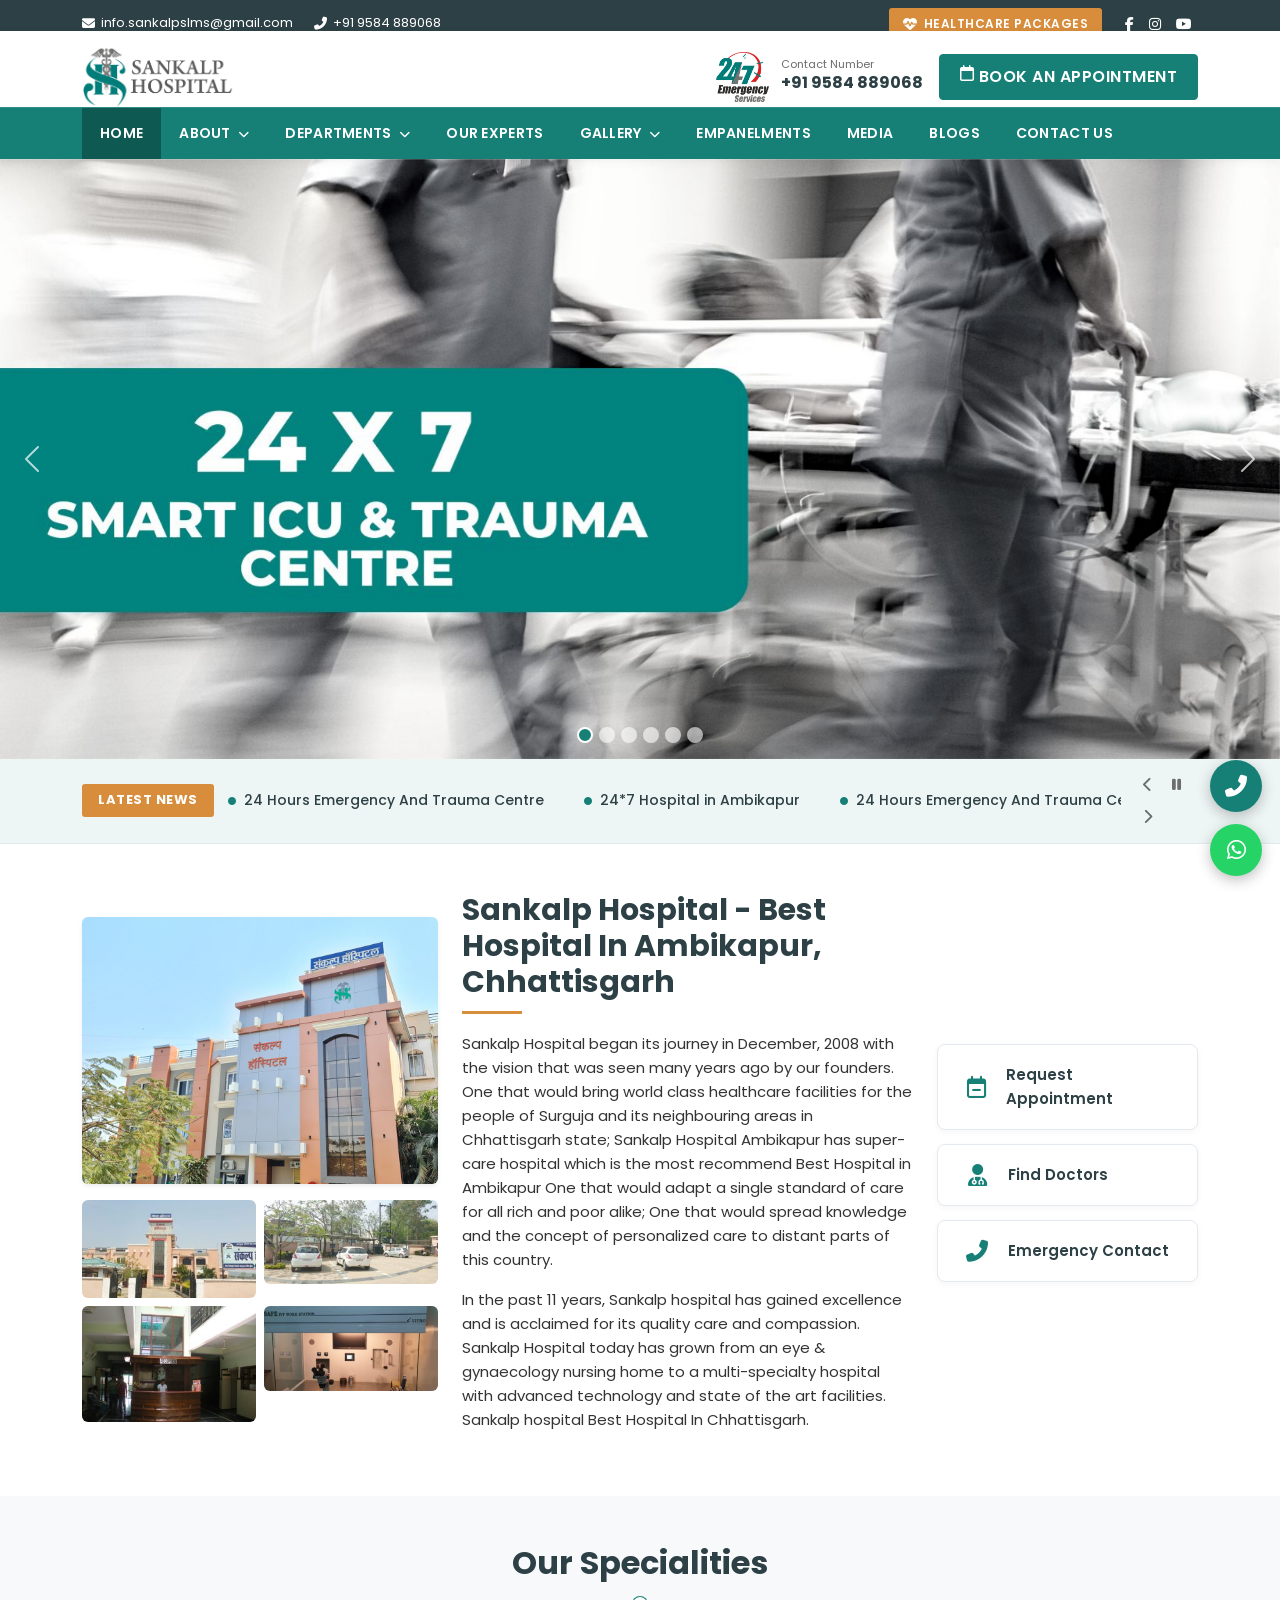
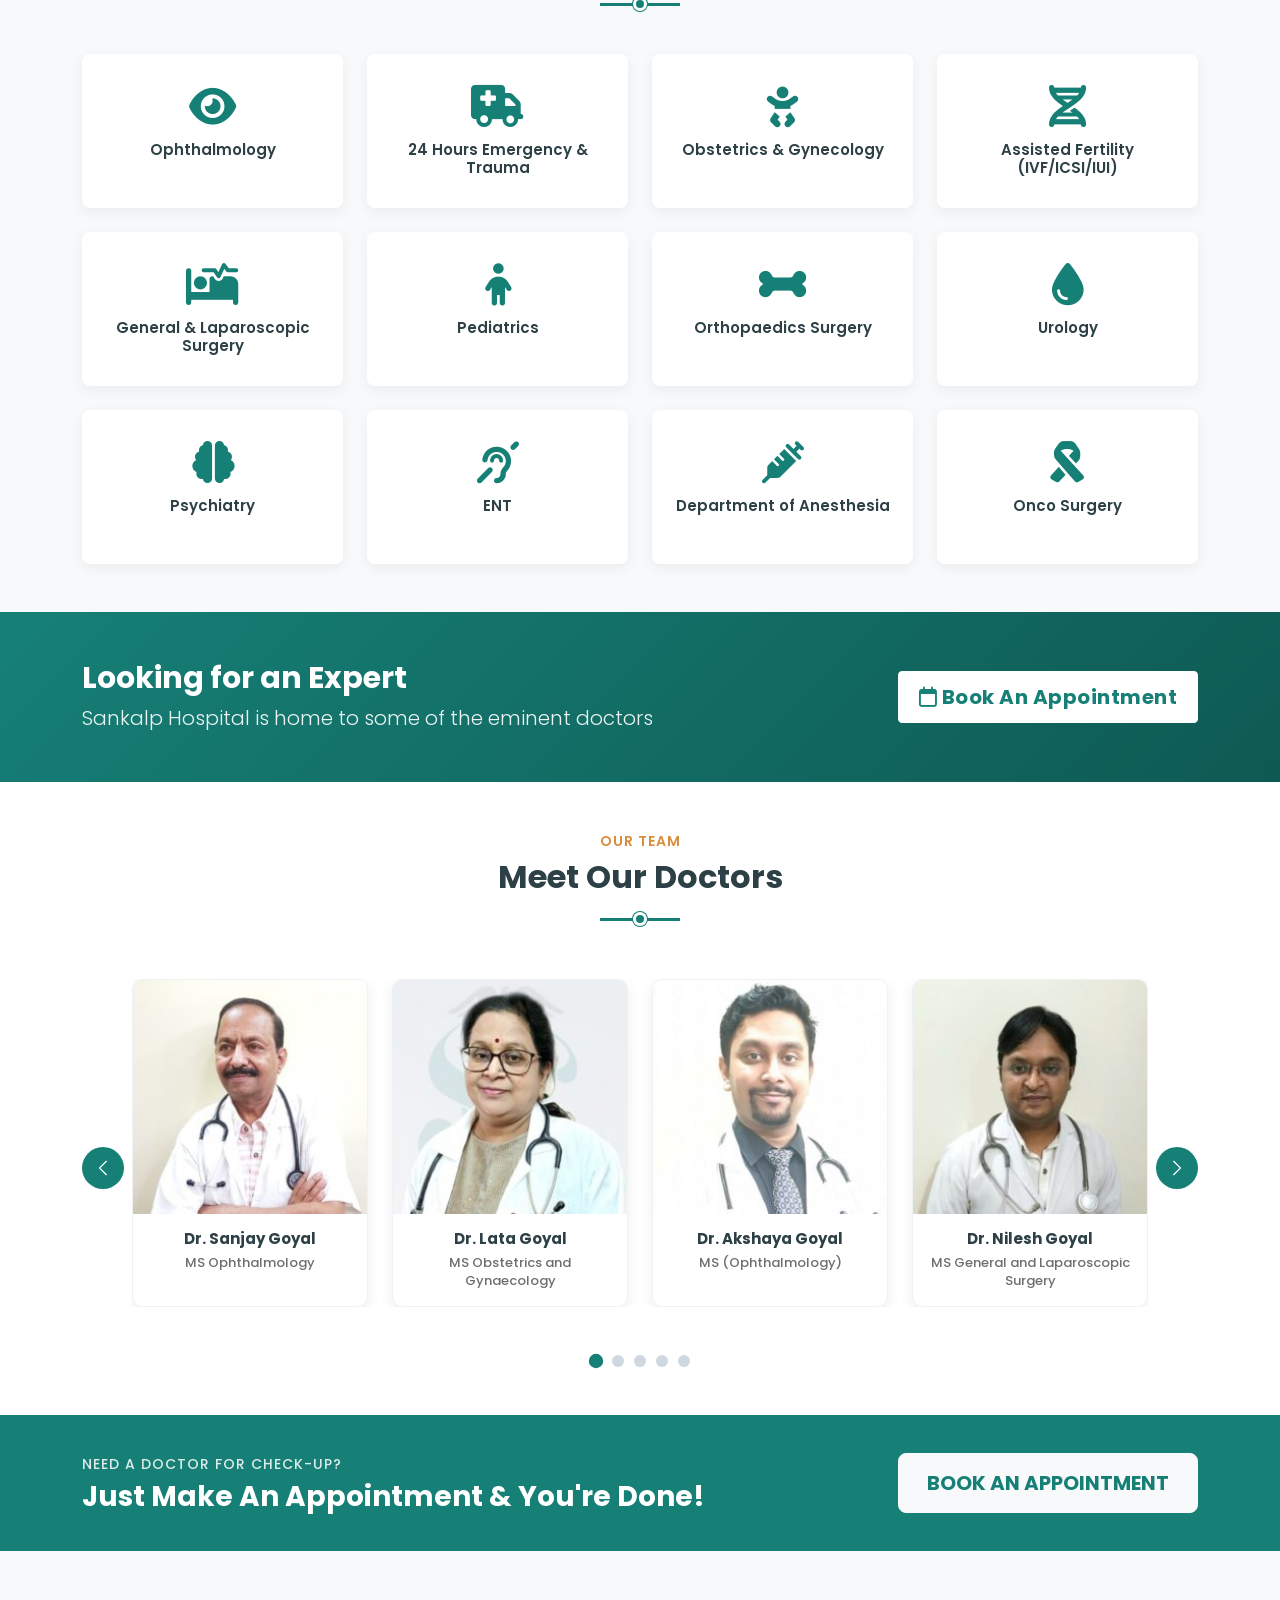
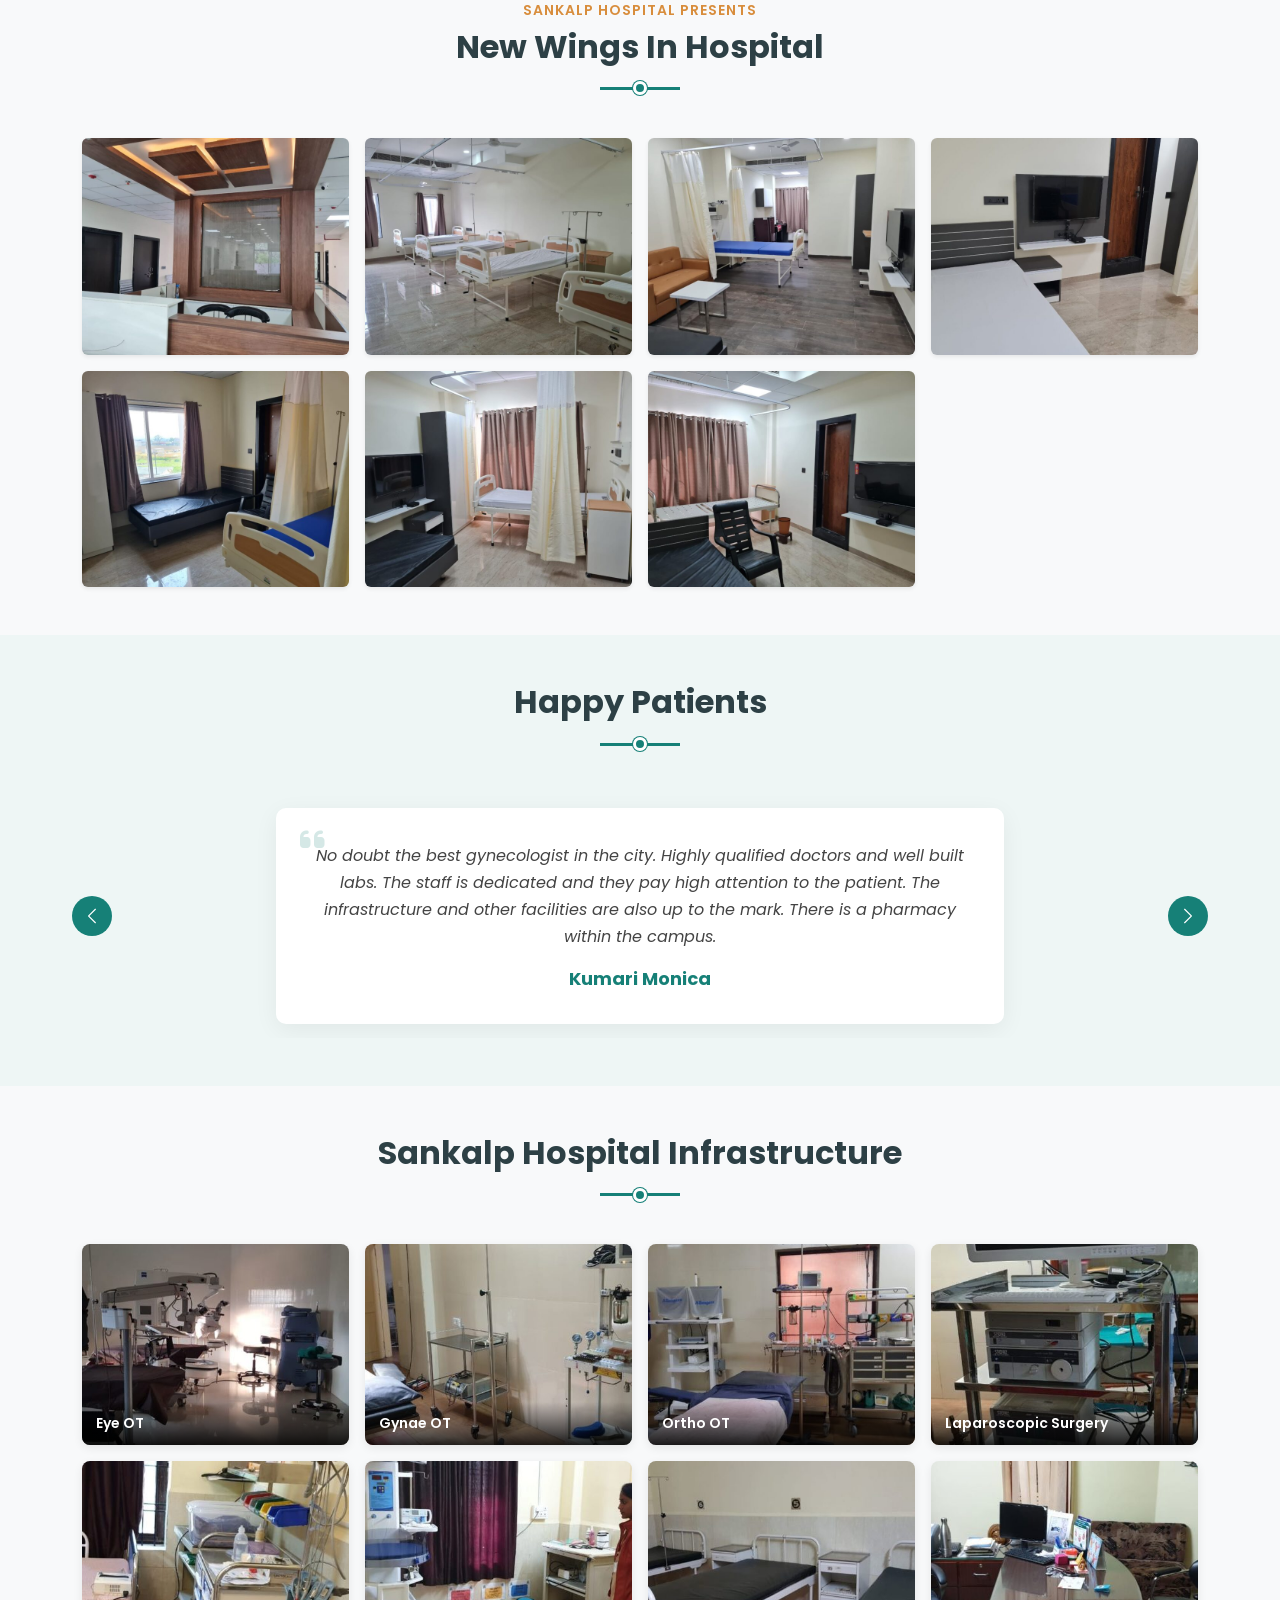
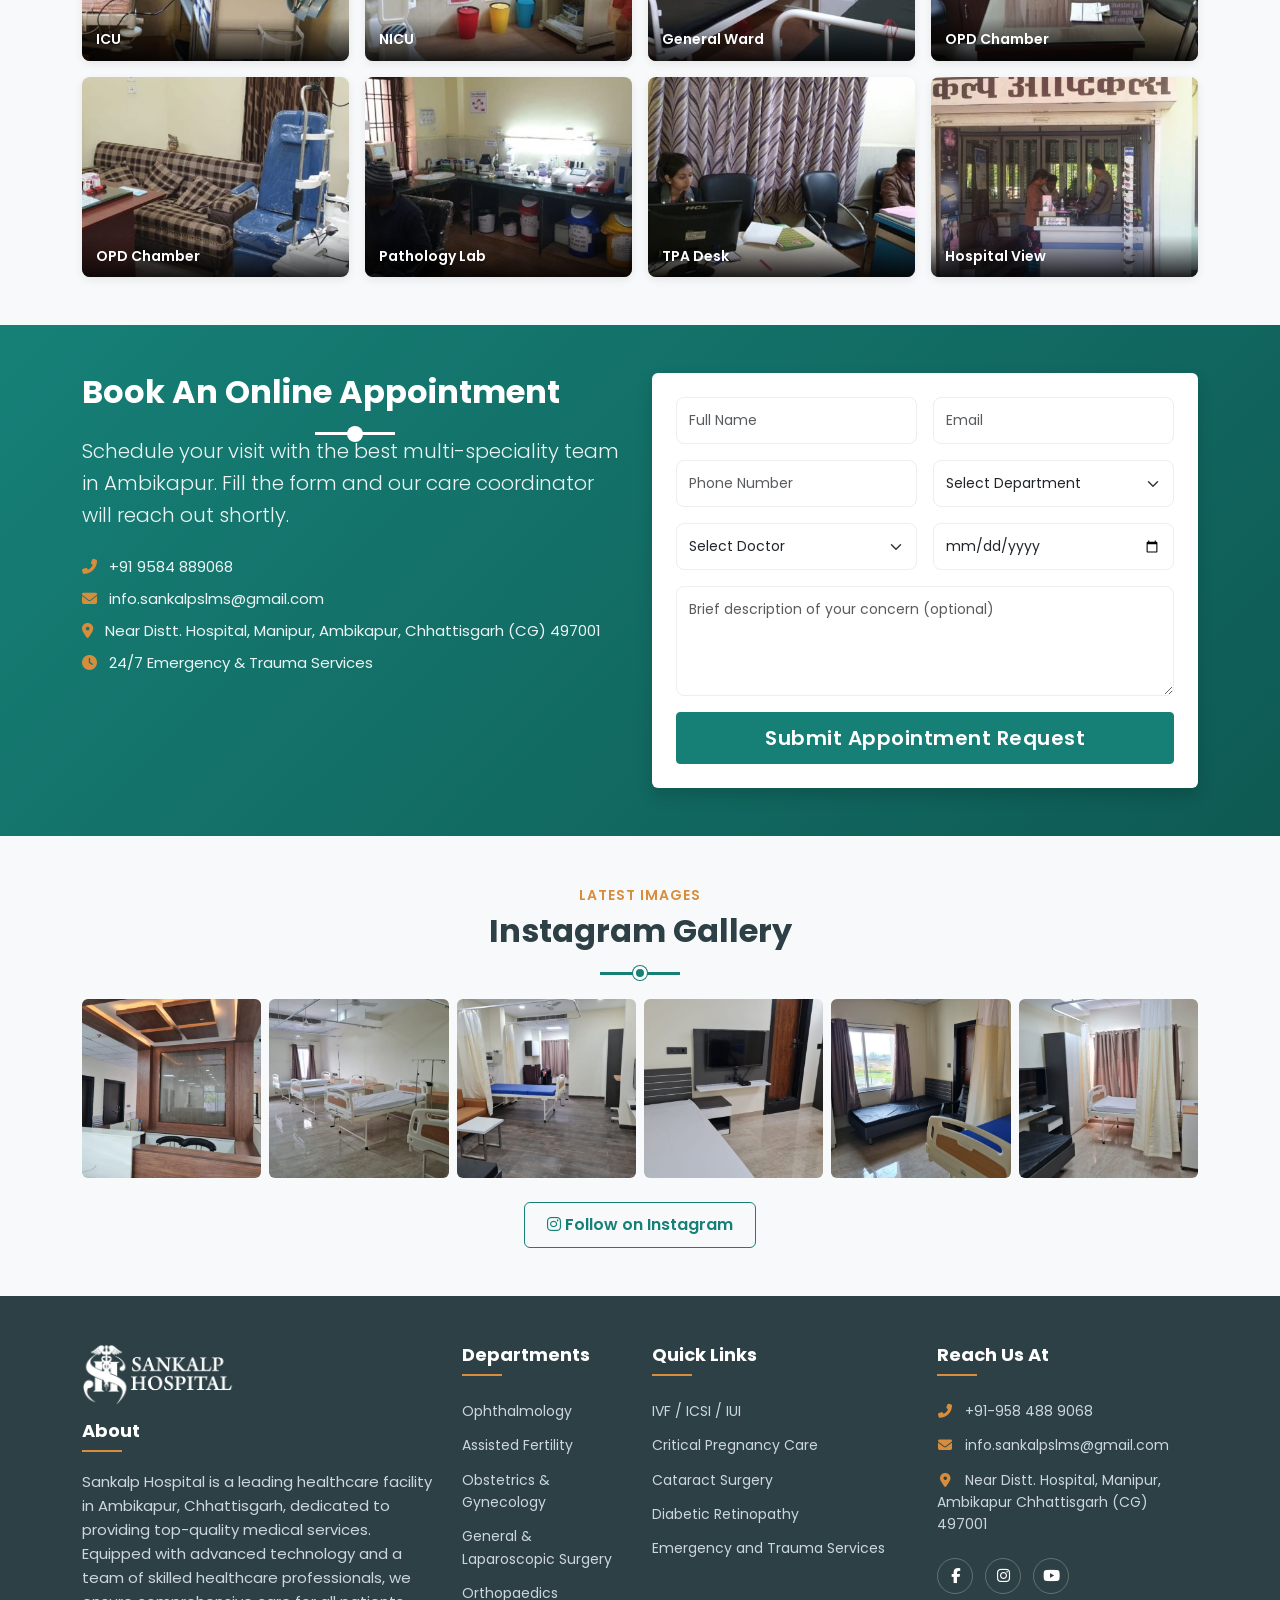
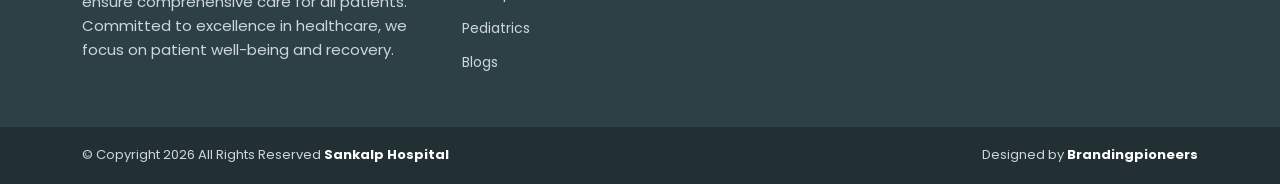
<file: index.html>
<!DOCTYPE html>
<html lang="en">

<head>
  <meta charset="UTF-8">
  <meta name="viewport" content="width=device-width, initial-scale=1.0">
  <title>Sankalp Hospital | Best Hospital In Ambikapur</title>
  <meta name="description"
    content="Sankalp Hospital is a multi-specialist health care Best Hospital in Ambikapur. We provide advanced care, world class health infrastructure and treatment.">
  <link rel="icon" href="assets/img/logo.png">
  <link href="https://cdn.jsdelivr.net/npm/bootstrap@5.3.3/dist/css/bootstrap.min.css" rel="stylesheet">
  <link href="https://cdnjs.cloudflare.com/ajax/libs/font-awesome/6.5.0/css/all.min.css" rel="stylesheet">
  <link
    href="https://fonts.googleapis.com/css2?family=Poppins:wght@300;400;500;600;700;800&family=Roboto:wght@400;500;700&display=swap"
    rel="stylesheet">
  <link href="assets/css/style.css" rel="stylesheet">
</head>

<body>

  <!-- TOP BAR -->
  <div class="top-bar d-none d-lg-block">
    <div class="container">
      <div class="d-flex justify-content-between align-items-center">
        <div class="top-bar-info">
          <a href="mailto:info.sankalpslms@gmail.com"><i class="fas fa-envelope"></i> info.sankalpslms@gmail.com</a>
          <a href="tel:+919584889068"><i class="fas fa-phone-alt"></i> +91 9584 889068</a>
        </div>
        <div class="top-bar-actions">
          <a href="#" class="btn-pkg"><i class="fas fa-heartbeat"></i> HEALTHCARE PACKAGES</a>
          <a href="https://www.facebook.com/sankalphospitals/" target="_blank" aria-label="Facebook"><i
              class="fab fa-facebook-f"></i></a>
          <a href="https://www.instagram.com/sankalphospitals/" target="_blank" aria-label="Instagram"><i
              class="fab fa-instagram"></i></a>
          <a href="https://www.youtube.com/channel/UCWGjgpakHsg7z4qMbXBSK_w" target="_blank" aria-label="YouTube"><i
              class="fab fa-youtube"></i></a>
        </div>
      </div>
    </div>
  </div>

  <!-- HEADER -->
  <header class="site-header sticky-top">
    <div class="container">
      <div class="row align-items-center g-3">
        <div class="col-lg-3 col-6">
          <a href="#" class="brand"><img src="assets/img/logo.png" alt="Sankalp Hospital" class="brand-logo"></a>
        </div>
        <div class="col-lg-9 col-6 d-flex justify-content-end align-items-center gap-3">
          <div class="header-info d-none d-xl-flex align-items-center">
            <img src="assets/img/emergency-247.png" alt="24/7" class="emergency-img">
            <div>
              <small>Contact Number</small>
              <p>+91 9584 889068</p>
            </div>
          </div>
          <a href="#appointment" class="btn btn-primary d-none d-md-inline-flex"><i class="far fa-calendar"></i>
            &nbsp;BOOK AN APPOINTMENT</a>
          <button class="navbar-toggler d-lg-none" type="button" data-bs-toggle="offcanvas" data-bs-target="#mobileNav">
            <i class="fas fa-bars"></i>
          </button>
        </div>
      </div>
    </div>

    <!-- Main Nav -->
    <nav class="main-nav d-none d-lg-block">
      <div class="container">
        <ul class="nav-menu">
          <li class="active"><a href="#">Home</a></li>
          <li class="has-sub"><a href="#">About <i class="fas fa-chevron-down"></i></a>
            <ul class="sub-menu">
              <li><a href="#">Vision Mission</a></li>
              <li><a href="#">Director's Message</a></li>
              <li><a href="#">Achievements</a></li>
              <li><a href="#">Patients Care</a></li>
              <li><a href="#">Services &amp; Facilities</a></li>
              <li><a href="#">FAQ's</a></li>
              <li><a href="#">Myths &amp; Facts</a></li>
              <li><a href="#">IUI – IVF – ICSI</a></li>
              <li><a href="#">Glossary Of Terms</a></li>
            </ul>
          </li>
          <li class="has-sub"><a href="#">Departments <i class="fas fa-chevron-down"></i></a>
            <ul class="sub-menu sub-menu-wide">
              <li><a href="#">ENT</a></li>
              <li><a href="#">Urology</a></li>
              <li><a href="#">Ophthalmology</a></li>
              <li><a href="#">Psychiatry</a></li>
              <li><a href="#">Pediatrics</a></li>
              <li><a href="#">Dialysis</a></li>
              <li><a href="#">Obstetrics &amp; Gynecology</a></li>
              <li><a href="#">Orthopaedics Surgery</a></li>
              <li><a href="#">Assisted Fertility (IVF/ICSI/IUI)</a></li>
              <li><a href="#">General &amp; Laparoscopic Surgery</a></li>
              <li><a href="#">Emergency And Trauma Services</a></li>
              <li><a href="#">Chemotherapy Services</a></li>
              <li><a href="#">Department of Anesthesia</a></li>
              <li><a href="#">Onco Surgery</a></li>
              <li><a href="#">Oral and Maxillofacial Surgery</a></li>
            </ul>
          </li>
          <li><a href="#doctors">Our Experts</a></li>
          <li class="has-sub"><a href="#">Gallery <i class="fas fa-chevron-down"></i></a>
            <ul class="sub-menu">
              <li><a href="#">Image Gallery</a></li>
              <li><a href="#">Video Gallery</a></li>
            </ul>
          </li>
          <li><a href="#">Empanelments</a></li>
          <li><a href="#">Media</a></li>
          <li><a href="#">Blogs</a></li>
          <li><a href="#contact">Contact Us</a></li>
        </ul>
      </div>
    </nav>
  </header>

  <!-- MOBILE OFFCANVAS NAV -->
  <div class="offcanvas offcanvas-start" id="mobileNav">
    <div class="offcanvas-header">
      <img src="assets/img/logo.png" alt="" style="height:40px">
      <button class="btn-close" data-bs-dismiss="offcanvas"></button>
    </div>
    <div class="offcanvas-body">
      <ul class="mobile-menu">
        <li><a href="#">Home</a></li>
        <li><a href="#">About</a></li>
        <li><a href="#">Departments</a></li>
        <li><a href="#doctors">Our Experts</a></li>
        <li><a href="#">Gallery</a></li>
        <li><a href="#">Empanelments</a></li>
        <li><a href="#">Media</a></li>
        <li><a href="#">Blogs</a></li>
        <li><a href="#contact">Contact Us</a></li>
      </ul>
      <a href="#appointment" class="btn btn-primary w-100 mt-3" data-bs-dismiss="offcanvas">Book An Appointment</a>
    </div>
  </div>

  <!-- HERO SLIDER -->
  <section class="hero-slider">
    <div id="heroCarousel" class="carousel slide carousel-fade" data-bs-ride="carousel">
      <div class="carousel-indicators">
        <button type="button" data-bs-target="#heroCarousel" data-bs-slide-to="0" class="active"></button>
        <button type="button" data-bs-target="#heroCarousel" data-bs-slide-to="1"></button>
        <button type="button" data-bs-target="#heroCarousel" data-bs-slide-to="2"></button>
        <button type="button" data-bs-target="#heroCarousel" data-bs-slide-to="3"></button>
        <button type="button" data-bs-target="#heroCarousel" data-bs-slide-to="4"></button>
        <button type="button" data-bs-target="#heroCarousel" data-bs-slide-to="5"></button>
      </div>
      <div class="carousel-inner">
        <div class="carousel-item active"><img src="assets/img/slider/1.jpg" alt=""></div>
        <div class="carousel-item"><img src="assets/img/slider/2.jpg" alt=""></div>
        <div class="carousel-item"><img src="assets/img/slider/3.jpg" alt=""></div>
        <div class="carousel-item"><img src="assets/img/slider/4.jpg" alt=""></div>
        <div class="carousel-item"><img src="assets/img/slider/5.jpg" alt=""></div>
        <div class="carousel-item"><img src="assets/img/slider/6.jpg" alt=""></div>
      </div>
      <button class="carousel-control-prev" type="button" data-bs-target="#heroCarousel" data-bs-slide="prev">
        <span class="carousel-control-prev-icon"></span>
      </button>
      <button class="carousel-control-next" type="button" data-bs-target="#heroCarousel" data-bs-slide="next">
        <span class="carousel-control-next-icon"></span>
      </button>
    </div>
  </section>

  <!-- NEWS TICKER -->
  <section class="news-ticker">
    <div class="container">
      <div class="ticker-wrap d-flex align-items-center">
        <span class="ticker-label">Latest News</span>
        <div class="ticker-content flex-grow-1">
          <ul>
            <li>24 Hours Emergency And Trauma Centre</li>
            <li>24*7 Hospital in Ambikapur</li>
            <li>24 Hours Emergency And Trauma Centre</li>
            <li>24*7 Hospital in Ambikapur</li>
          </ul>
        </div>
        <div class="ticker-controls">
          <button aria-label="prev"><i class="fas fa-chevron-left"></i></button>
          <button aria-label="pause"><i class="fas fa-pause"></i></button>
          <button aria-label="next"><i class="fas fa-chevron-right"></i></button>
        </div>
      </div>
    </div>
  </section>

  <!-- ABOUT SECTION -->
  <section class="about-section py-5">
    <div class="container">
      <div class="row g-4 align-items-center">
        <div class="col-lg-4">
          <img src="assets/img/hospital-front.jpg" alt="Sankalp Hospital" class="img-fluid rounded shadow-sm">
          <div class="row g-2 mt-2 d-none d-md-flex">
            <div class="col-6"><img src="assets/img/gallery/g1.jpg" alt="" class="img-fluid rounded"></div>
            <div class="col-6"><img src="assets/img/gallery/g2.jpg" alt="" class="img-fluid rounded"></div>
            <div class="col-6"><img src="assets/img/gallery/g3.jpg" alt="" class="img-fluid rounded"></div>
            <div class="col-6"><img src="assets/img/gallery/g4.jpg" alt="" class="img-fluid rounded"></div>
          </div>
        </div>
        <div class="col-lg-5">
          <h1 class="section-h1">Sankalp Hospital - Best Hospital In Ambikapur, Chhattisgarh</h1>
          <p>Sankalp Hospital began its journey in December, 2008 with the vision that was seen many years ago by our
            founders. One that would bring world class healthcare facilities for the people of Surguja and its
            neighbouring areas in Chhattisgarh state; Sankalp Hospital Ambikapur has super-care hospital which is the
            most recommend Best Hospital in Ambikapur One that would adapt a single standard of care for all rich and
            poor alike; One that would spread knowledge and the concept of personalized care to distant parts of this
            country.</p>
          <p>In the past 11 years, Sankalp hospital has gained excellence and is acclaimed for its quality care and
            compassion. Sankalp Hospital today has grown from an eye &amp; gynaecology nursing home to a multi-specialty
            hospital with advanced technology and state of the art facilities. Sankalp hospital Best Hospital In
            Chhattisgarh.</p>
        </div>
        <div class="col-lg-3">
          <a href="#appointment" class="quick-action"><i class="far fa-calendar-minus"></i> Request Appointment</a>
          <a href="#doctors" class="quick-action"><i class="fas fa-user-md"></i> Find Doctors</a>
          <a href="#contact" class="quick-action"><i class="fas fa-phone-alt"></i> Emergency Contact</a>
        </div>
      </div>
    </div>
  </section>

  <!-- SPECIALITIES -->
  <section class="specialities-section py-5 bg-light">
    <div class="container">
      <div class="text-center mb-5">
        <h2 class="section-title">Our Specialities</h2>
        <span class="section-divider"></span>
      </div>
      <div class="row g-4">
        <div class="col-6 col-md-4 col-lg-3">
          <div class="speciality-card"><i class="fas fa-eye"></i>
            <h5>Ophthalmology</h5>
          </div>
        </div>
        <div class="col-6 col-md-4 col-lg-3">
          <div class="speciality-card"><i class="fas fa-ambulance"></i>
            <h5>24 Hours Emergency &amp; Trauma</h5>
          </div>
        </div>
        <div class="col-6 col-md-4 col-lg-3">
          <div class="speciality-card"><i class="fas fa-baby"></i>
            <h5>Obstetrics &amp; Gynecology</h5>
          </div>
        </div>
        <div class="col-6 col-md-4 col-lg-3">
          <div class="speciality-card"><i class="fas fa-dna"></i>
            <h5>Assisted Fertility (IVF/ICSI/IUI)</h5>
          </div>
        </div>
        <div class="col-6 col-md-4 col-lg-3">
          <div class="speciality-card"><i class="fas fa-procedures"></i>
            <h5>General &amp; Laparoscopic Surgery</h5>
          </div>
        </div>
        <div class="col-6 col-md-4 col-lg-3">
          <div class="speciality-card"><i class="fas fa-child"></i>
            <h5>Pediatrics</h5>
          </div>
        </div>
        <div class="col-6 col-md-4 col-lg-3">
          <div class="speciality-card"><i class="fas fa-bone"></i>
            <h5>Orthopaedics Surgery</h5>
          </div>
        </div>
        <div class="col-6 col-md-4 col-lg-3">
          <div class="speciality-card"><i class="fas fa-tint"></i>
            <h5>Urology</h5>
          </div>
        </div>
        <div class="col-6 col-md-4 col-lg-3">
          <div class="speciality-card"><i class="fas fa-brain"></i>
            <h5>Psychiatry</h5>
          </div>
        </div>
        <div class="col-6 col-md-4 col-lg-3">
          <div class="speciality-card"><i class="fas fa-deaf"></i>
            <h5>ENT</h5>
          </div>
        </div>
        <div class="col-6 col-md-4 col-lg-3">
          <div class="speciality-card"><i class="fas fa-syringe"></i>
            <h5>Department of Anesthesia</h5>
          </div>
        </div>
        <div class="col-6 col-md-4 col-lg-3">
          <div class="speciality-card"><i class="fas fa-ribbon"></i>
            <h5>Onco Surgery</h5>
          </div>
        </div>
      </div>
    </div>
  </section>

  <!-- LOOKING FOR EXPERT CTA -->
  <section class="looking-expert py-5">
    <div class="container">
      <div class="row align-items-center">
        <div class="col-md-8">
          <h2>Looking for an Expert</h2>
          <p class="lead mb-0">Sankalp Hospital is home to some of the eminent doctors</p>
        </div>
        <div class="col-md-4 text-md-end mt-3 mt-md-0">
          <a href="#appointment" class="btn btn-primary btn-lg"><i class="far fa-calendar"></i> Book An Appointment</a>
        </div>
      </div>
    </div>
  </section>

  <!-- DOCTORS -->
  <section id="doctors" class="doctors-section py-5">
    <div class="container">
      <div class="text-center mb-5">
        <p class="section-subtitle">Our team</p>
        <h2 class="section-title">Meet Our Doctors</h2>
        <span class="section-divider"></span>
      </div>
      <div id="doctorsCarousel" class="carousel slide doctors-carousel" data-bs-ride="carousel" data-bs-interval="5000">
        <div class="carousel-inner">
          <div class="carousel-item active">
            <div class="row g-4">
              <div class="col-6 col-md-6 col-lg-3">
                <div class="doctor-card"><img src="assets/img/doctors/sanjay-goyal.jpg" alt="Dr. Sanjay Goyal">
                  <div class="doctor-info">
                    <h3>Dr. Sanjay Goyal</h3>
                    <p>MS Ophthalmology</p>
                  </div>
                </div>
              </div>
              <div class="col-6 col-md-6 col-lg-3">
                <div class="doctor-card"><img src="assets/img/doctors/lata-goyal.jpg" alt="Dr. Lata Goyal">
                  <div class="doctor-info">
                    <h3>Dr. Lata Goyal</h3>
                    <p>MS Obstetrics and Gynaecology</p>
                  </div>
                </div>
              </div>
              <div class="col-6 col-md-6 col-lg-3">
                <div class="doctor-card"><img src="assets/img/doctors/akshaya-goyal.jpg" alt="Dr. Akshaya Goyal">
                  <div class="doctor-info">
                    <h3>Dr. Akshaya Goyal</h3>
                    <p>MS (Ophthalmology)</p>
                  </div>
                </div>
              </div>
              <div class="col-6 col-md-6 col-lg-3">
                <div class="doctor-card"><img src="assets/img/doctors/nilesh-goyal.jpg" alt="Dr. Nilesh Goyal">
                  <div class="doctor-info">
                    <h3>Dr. Nilesh Goyal</h3>
                    <p>MS General and Laparoscopic Surgery</p>
                  </div>
                </div>
              </div>
            </div>
          </div>
          <div class="carousel-item">
            <div class="row g-4">
              <div class="col-6 col-md-6 col-lg-3">
                <div class="doctor-card"><img src="assets/img/doctors/ankit-gupta.jpg" alt="Dr. Ankit Gupta">
                  <div class="doctor-info">
                    <h3>Dr. Ankit Gupta</h3>
                    <p>Senior Consultant Pediatrician</p>
                  </div>
                </div>
              </div>
              <div class="col-6 col-md-6 col-lg-3">
                <div class="doctor-card"><img src="assets/img/doctors/tanay-goyal.jpg" alt="Dr. Tanay Goyal">
                  <div class="doctor-info">
                    <h3>Dr. Tanay Goyal</h3>
                    <p>Dept. of Orthopaedics</p>
                  </div>
                </div>
              </div>
              <div class="col-6 col-md-6 col-lg-3">
                <div class="doctor-card"><img src="assets/img/doctors/shailesh-gupta.jpg" alt="Dr. Shailesh Gupta">
                  <div class="doctor-info">
                    <h3>Dr. Shailesh Gupta</h3>
                    <p>Physician</p>
                  </div>
                </div>
              </div>
              <div class="col-6 col-md-6 col-lg-3">
                <div class="doctor-card"><img src="assets/img/doctors/ankita-goyal.jpg" alt="Dr. Ankita Bansal Goyal">
                  <div class="doctor-info">
                    <h3>Dr. Ankita Bansal Goyal</h3>
                    <p>MD (PGIMER CHD)</p>
                  </div>
                </div>
              </div>
            </div>
          </div>
          <div class="carousel-item">
            <div class="row g-4">
              <div class="col-6 col-md-6 col-lg-3">
                <div class="doctor-card"><img src="assets/img/doctors/rimsha-sahu.jpg" alt="Dr. Rimsha Lakesh Sahu">
                  <div class="doctor-info">
                    <h3>Dr. Rimsha Lakesh Sahu</h3>
                    <p>Nutritionist</p>
                  </div>
                </div>
              </div>
              <div class="col-6 col-md-6 col-lg-3">
                <div class="doctor-card"><img src="assets/img/doctors/chandra-dhawde.jpg"
                    alt="Dr. Chandra Mukesh Dhawde">
                  <div class="doctor-info">
                    <h3>Dr. Chandra Mukesh Dhawde</h3>
                    <p>Neurosurgeon</p>
                  </div>
                </div>
              </div>
              <div class="col-6 col-md-6 col-lg-3">
                <div class="doctor-card"><img src="assets/img/doctors/yuvan.jpg" alt="Dr. Yuvan Prasannaa">
                  <div class="doctor-info">
                    <h3>Dr. Yuvan Prasannaa</h3>
                    <p>Sr. Consultant Anaesthetist &amp; Intensivist</p>
                  </div>
                </div>
              </div>
              <div class="col-6 col-md-6 col-lg-3">
                <div class="doctor-card"><img src="assets/img/doctors/usha-armo.jpg" alt="Dr. Usha Armo">
                  <div class="doctor-info">
                    <h3>Dr. Usha Armo</h3>
                    <p>Senior Consultant</p>
                  </div>
                </div>
              </div>
            </div>
          </div>
          <div class="carousel-item">
            <div class="row g-4">
              <div class="col-6 col-md-6 col-lg-3">
                <div class="doctor-card"><img src="assets/img/doctors/sukirti-chauhan.jpg" alt="Dr. Sukirti Chauhan">
                  <div class="doctor-info">
                    <h3>Dr. Sukirti Chauhan</h3>
                    <p>Neurosurgeon</p>
                  </div>
                </div>
              </div>
              <div class="col-6 col-md-6 col-lg-3">
                <div class="doctor-card"><img src="assets/img/doctors/vijaya-singh.jpg" alt="Dr. Vijaya Singh">
                  <div class="doctor-info">
                    <h3>Dr. Vijaya Singh</h3>
                    <p>Obs &amp; Gynae</p>
                  </div>
                </div>
              </div>
              <div class="col-6 col-md-6 col-lg-3">
                <div class="doctor-card"><img src="assets/img/doctors/manoj-bharti.jpg" alt="Dr. Manoj Bharti">
                  <div class="doctor-info">
                    <h3>Dr. Manoj Bharti</h3>
                    <p>General Surgery</p>
                  </div>
                </div>
              </div>
              <div class="col-6 col-md-6 col-lg-3">
                <div class="doctor-card"><img src="assets/img/doctors/megha-goyal.jpg" alt="Dr. Megha Goyal">
                  <div class="doctor-info">
                    <h3>Dr. Megha Goyal</h3>
                    <p>Neonatologist and Child Specialist</p>
                  </div>
                </div>
              </div>
            </div>
          </div>
          <div class="carousel-item">
            <div class="row g-4">
              <div class="col-6 col-md-6 col-lg-3">
                <div class="doctor-card"><img src="assets/img/doctors/ankit-sharma.jpg" alt="Dr. Ankit Sharma">
                  <div class="doctor-info">
                    <h3>Dr. Ankit Sharma</h3>
                    <p>Psychiatrist</p>
                  </div>
                </div>
              </div>
              <div class="col-6 col-md-6 col-lg-3">
                <div class="doctor-card"><img src="assets/img/doctors/nagaraj-naik.jpg" alt="Dr. Nagaraj G Naik">
                  <div class="doctor-info">
                    <h3>Dr. Nagaraj G Naik</h3>
                    <p>Consultant Anaesthetic and Intensivist</p>
                  </div>
                </div>
              </div>
              <div class="col-6 col-md-6 col-lg-3">
                <div class="doctor-card"><img src="assets/img/doctors/himanshu-gupta.jpg" alt="Dr. Himanshu Gupta">
                  <div class="doctor-info">
                    <h3>Dr. Himanshu Gupta</h3>
                    <p>Cancer &amp; Chemotherapy Specialist</p>
                  </div>
                </div>
              </div>
              <div class="col-6 col-md-6 col-lg-3">
                <div class="doctor-card"><img src="assets/img/doctors/suneedh-gupta.jpg" alt="Dr. Suneedh Gupta">
                  <div class="doctor-info">
                    <h3>Dr. Suneedh Gupta</h3>
                    <p>Oral &amp; Maxillofacial Surgeon</p>
                  </div>
                </div>
              </div>
            </div>
          </div>
        </div>
        <button class="carousel-control-prev" type="button" data-bs-target="#doctorsCarousel" data-bs-slide="prev">
          <span class="carousel-control-prev-icon"></span>
        </button>
        <button class="carousel-control-next" type="button" data-bs-target="#doctorsCarousel" data-bs-slide="next">
          <span class="carousel-control-next-icon"></span>
        </button>
        <div class="carousel-indicators doctors-indicators">
          <button type="button" data-bs-target="#doctorsCarousel" data-bs-slide-to="0" class="active"></button>
          <button type="button" data-bs-target="#doctorsCarousel" data-bs-slide-to="1"></button>
          <button type="button" data-bs-target="#doctorsCarousel" data-bs-slide-to="2"></button>
          <button type="button" data-bs-target="#doctorsCarousel" data-bs-slide-to="3"></button>
          <button type="button" data-bs-target="#doctorsCarousel" data-bs-slide-to="4"></button>
        </div>
      </div>
    </div>
  </section>

  <!-- CTA STRIP -->
  <section class="cta-strip">
    <div class="container">
      <div class="row align-items-center">
        <div class="col-md-8">
          <p class="cta-sub mb-1">Need a Doctor for Check-up?</p>
          <h2 class="cta-title">Just make an appointment &amp; you're done!</h2>
        </div>
        <div class="col-md-4 text-md-end mt-3 mt-md-0">
          <a href="#appointment" class="btn btn-light btn-lg fw-bold">BOOK AN APPOINTMENT</a>
        </div>
      </div>
    </div>
  </section>

  <!-- NEW WINGS -->
  <section class="new-wings py-5 bg-light">
    <div class="container">
      <div class="text-center mb-5">
        <p class="section-subtitle">Sankalp Hospital Presents</p>
        <h2 class="section-title">New Wings In Hospital</h2>
        <span class="section-divider"></span>
      </div>
      <div class="row g-3">
        <div class="col-6 col-md-4 col-lg-3"><img src="assets/img/wings/wing-1.jpg" alt=""
            class="img-fluid rounded shadow-sm"></div>
        <div class="col-6 col-md-4 col-lg-3"><img src="assets/img/wings/wing-2.jpg" alt=""
            class="img-fluid rounded shadow-sm"></div>
        <div class="col-6 col-md-4 col-lg-3"><img src="assets/img/wings/wing-3.jpg" alt=""
            class="img-fluid rounded shadow-sm"></div>
        <div class="col-6 col-md-4 col-lg-3"><img src="assets/img/wings/wing-4.jpg" alt=""
            class="img-fluid rounded shadow-sm"></div>
        <div class="col-6 col-md-4 col-lg-3"><img src="assets/img/wings/wing-5.jpg" alt=""
            class="img-fluid rounded shadow-sm"></div>
        <div class="col-6 col-md-4 col-lg-3"><img src="assets/img/wings/wing-6.jpg" alt=""
            class="img-fluid rounded shadow-sm"></div>
        <div class="col-6 col-md-4 col-lg-3"><img src="assets/img/wings/wing-7.jpg" alt=""
            class="img-fluid rounded shadow-sm"></div>
      </div>
    </div>
  </section>

  <!-- TESTIMONIALS / HAPPY PATIENTS -->
  <section class="testimonials-section py-5">
    <div class="container">
      <div class="text-center mb-5">
        <h2 class="section-title">Happy Patients</h2>
        <span class="section-divider"></span>
      </div>
      <div id="testimonialCarousel" class="carousel slide" data-bs-ride="carousel">
        <div class="carousel-inner">
          <div class="carousel-item active">
            <div class="row justify-content-center">
              <div class="col-lg-8">
                <div class="testimonial-card">
                  <i class="fas fa-quote-left quote-icon"></i>
                  <p>No doubt the best gynecologist in the city. Highly qualified doctors and well built labs. The staff
                    is dedicated and they pay high attention to the patient. The infrastructure and other facilities are
                    also up to the mark. There is a pharmacy within the campus.</p>
                  <h3>Kumari Monica</h3>
                </div>
              </div>
            </div>
          </div>
          <div class="carousel-item">
            <div class="row justify-content-center">
              <div class="col-lg-8">
                <div class="testimonial-card">
                  <i class="fas fa-quote-left quote-icon"></i>
                  <p>This hospital is one of the best hospitals in town. The campus is very neat and clean. It provides
                    several facilities. The doctors are very experienced and well qualified. Also this hospital has
                    given us the first TEST TUBE BABY in the whole SURGUJA district.</p>
                  <h3>Avinash Sharma</h3>
                </div>
              </div>
            </div>
          </div>
          <div class="carousel-item">
            <div class="row justify-content-center">
              <div class="col-lg-8">
                <div class="testimonial-card">
                  <i class="fas fa-quote-left quote-icon"></i>
                  <p>Had visited Sankalp Hospital for an eye checkup, and was really happy with Dr. Akshay. He checked
                    my eyes thoroughly and was completely professional. Would recommend this hospital and doctor for any
                    eye related problem. Thanks a lot Dr. Akshay.</p>
                  <h3>Nishant Agrawal</h3>
                </div>
              </div>
            </div>
          </div>
          <div class="carousel-item">
            <div class="row justify-content-center">
              <div class="col-lg-8">
                <div class="testimonial-card">
                  <i class="fas fa-quote-left quote-icon"></i>
                  <p>One of the best hospitals of Ambikapur. Dr. Lata Goyal is India's best gynaecologist and fertility
                    doctor. Really blessed that she is my doctor.</p>
                  <h3>Aishwarya Bansal</h3>
                </div>
              </div>
            </div>
          </div>
        </div>
        <button class="carousel-control-prev" type="button" data-bs-target="#testimonialCarousel"
          data-bs-slide="prev"><span class="carousel-control-prev-icon"></span></button>
        <button class="carousel-control-next" type="button" data-bs-target="#testimonialCarousel"
          data-bs-slide="next"><span class="carousel-control-next-icon"></span></button>
      </div>
    </div>
  </section>

  <!-- INFRASTRUCTURE -->
  <section class="infrastructure py-5 bg-light">
    <div class="container">
      <div class="text-center mb-5">
        <h2 class="section-title">Sankalp Hospital Infrastructure</h2>
        <span class="section-divider"></span>
      </div>
      <div class="row g-3">
        <div class="col-6 col-md-4 col-lg-3">
          <figure class="infra-card"><img src="assets/img/infrastructure/EYE-OT.jpg" alt="">
            <figcaption>Eye OT</figcaption>
          </figure>
        </div>
        <div class="col-6 col-md-4 col-lg-3">
          <figure class="infra-card"><img src="assets/img/infrastructure/GYNAE-OT.jpg" alt="">
            <figcaption>Gynae OT</figcaption>
          </figure>
        </div>
        <div class="col-6 col-md-4 col-lg-3">
          <figure class="infra-card"><img src="assets/img/infrastructure/ORTHO-OT.jpg" alt="">
            <figcaption>Ortho OT</figcaption>
          </figure>
        </div>
        <div class="col-6 col-md-4 col-lg-3">
          <figure class="infra-card"><img src="assets/img/infrastructure/LAPAROSCOPIC-SURGERY.jpg" alt="">
            <figcaption>Laparoscopic Surgery</figcaption>
          </figure>
        </div>
        <div class="col-6 col-md-4 col-lg-3">
          <figure class="infra-card"><img src="assets/img/infrastructure/ICU.jpg" alt="">
            <figcaption>ICU</figcaption>
          </figure>
        </div>
        <div class="col-6 col-md-4 col-lg-3">
          <figure class="infra-card"><img src="assets/img/infrastructure/NICU.jpg" alt="">
            <figcaption>NICU</figcaption>
          </figure>
        </div>
        <div class="col-6 col-md-4 col-lg-3">
          <figure class="infra-card"><img src="assets/img/infrastructure/GENERAL-WARD.jpg" alt="">
            <figcaption>General Ward</figcaption>
          </figure>
        </div>
        <div class="col-6 col-md-4 col-lg-3">
          <figure class="infra-card"><img src="assets/img/infrastructure/OPD-CHAMBER-2.jpg" alt="">
            <figcaption>OPD Chamber</figcaption>
          </figure>
        </div>
        <div class="col-6 col-md-4 col-lg-3">
          <figure class="infra-card"><img src="assets/img/infrastructure/OPD-CHAMBER-4.jpg" alt="">
            <figcaption>OPD Chamber</figcaption>
          </figure>
        </div>
        <div class="col-6 col-md-4 col-lg-3">
          <figure class="infra-card"><img src="assets/img/infrastructure/PATHOLOGY-LAB.jpg" alt="">
            <figcaption>Pathology Lab</figcaption>
          </figure>
        </div>
        <div class="col-6 col-md-4 col-lg-3">
          <figure class="infra-card"><img src="assets/img/infrastructure/TPA-DESK.jpg" alt="">
            <figcaption>TPA Desk</figcaption>
          </figure>
        </div>
        <div class="col-6 col-md-4 col-lg-3">
          <figure class="infra-card"><img src="assets/img/infrastructure/sankalp-photo-010.jpg" alt="">
            <figcaption>Hospital View</figcaption>
          </figure>
        </div>
      </div>
    </div>
  </section>

  <!-- APPOINTMENT -->
  <section id="appointment" class="appointment-section py-5">
    <div class="container">
      <div class="row g-4">
        <div class="col-lg-6">
          <div class="appointment-info text-white">
            <h2 class="section-title text-white">Book An Online Appointment</h2>
            <span class="section-divider divider-white"></span>
            <p class="lead">Schedule your visit with the best multi-speciality team in Ambikapur. Fill the form and our
              care coordinator will reach out shortly.</p>
            <ul class="list-unstyled mt-4">
              <li class="mb-2"><i class="fas fa-phone-alt me-2"></i> +91 9584 889068</li>
              <li class="mb-2"><i class="fas fa-envelope me-2"></i> info.sankalpslms@gmail.com</li>
              <li class="mb-2"><i class="fas fa-map-marker-alt me-2"></i> Near Distt. Hospital, Manipur, Ambikapur,
                Chhattisgarh (CG) 497001</li>
              <li class="mb-2"><i class="fas fa-clock me-2"></i> 24/7 Emergency &amp; Trauma Services</li>
            </ul>
          </div>
        </div>
        <div class="col-lg-6">
          <form accept-charset='UTF-8' action='https://app.formester.com/forms/UvGLKUCJe/submissions' method='POST'
            class="appointment-form bg-white p-4 rounded shadow">
            <div class="row g-3">
              <div class="col-md-6"><input type="text" name="name" class="form-control" placeholder="Full Name"
                  required></div>
              <div class="col-md-6"><input type="email" name="email" class="form-control" placeholder="Email" required>
              </div>
              <div class="col-md-6"><input type="tel" name="phone" class="form-control" placeholder="Phone Number"
                  required></div>
              <div class="col-md-6">
                <select name="department" class="form-select" required>
                  <option value="" selected>Select Department</option>
                  <option value="Ophthalmology">Ophthalmology</option>
                  <option value="Obstetrics &amp; Gynecology">Obstetrics &amp; Gynecology</option>
                  <option value="Assisted Fertility (IVF/ICSI/IUI)">Assisted Fertility (IVF/ICSI/IUI)</option>
                  <option value="General &amp; Laparoscopic Surgery">General &amp; Laparoscopic Surgery</option>
                  <option value="Pediatrics">Pediatrics</option>
                  <option value="Orthopaedics Surgery">Orthopaedics Surgery</option>
                  <option value="Urology">Urology</option>
                  <option value="Psychiatry">Psychiatry</option>
                  <option value="ENT">ENT</option>
                  <option value="Onco Surgery">Onco Surgery</option>
                  <option value="Department of Anesthesia">Department of Anesthesia</option>
                  <option value="Emergency &amp; Trauma">Emergency &amp; Trauma</option>
                </select>
              </div>
              <div class="col-md-6">
                <select class="form-select" name="doctor">
                  <option value="" selected>Select Doctor</option>
                  <option value="Dr. Sanjay Goyal">Dr. Sanjay Goyal</option>
                  <option value="Dr. Lata Goyal">Dr. Lata Goyal</option>
                  <option value="Dr. Akshaya Goyal">Dr. Akshaya Goyal</option>
                  <option value="Dr. Nilesh Goyal">Dr. Nilesh Goyal</option>
                  <option value="Dr. Tanay Goyal">Dr. Tanay Goyal</option>
                  <option value="Dr. Ankita Bansal Goyal">Dr. Ankita Bansal Goyal</option>
                  <option value="Dr. Megha Goyal">Dr. Megha Goyal</option>
                  <option value="Dr. Ankit Gupta">Dr. Ankit Gupta</option>
                  <option value="Dr. Himanshu Gupta">Dr. Himanshu Gupta</option>
                  <option value="Dr. Suneedh Gupta">Dr. Suneedh Gupta</option>
                  <option value="Dr. Manoj Bharti">Dr. Manoj Bharti</option>
                </select>
              </div>
              <div class="col-md-6"><input type="date" name="date" class="form-control"></div>
              <div class="col-12"><textarea rows="4" name="message" class="form-control"
                  placeholder="Brief description of your concern (optional)"></textarea></div>
              <div class="col-12"><button type="submit" class="btn btn-primary btn-lg w-100">Submit Appointment
                  Request</button></div>
            </div>
          </form>
        </div>
      </div>
    </div>
  </section>

  <!-- INSTAGRAM / GALLERY STRIP -->
  <section class="gallery-strip py-5 bg-light">
    <div class="container">
      <div class="text-center mb-4">
        <p class="section-subtitle">Latest Images</p>
        <h2 class="section-title">Instagram Gallery</h2>
        <span class="section-divider"></span>
      </div>
      <div class="row g-2">
        <div class="col-6 col-md-3 col-lg-2"><img src="assets/img/wings/wing-1.jpg" alt="" class="img-fluid rounded">
        </div>
        <div class="col-6 col-md-3 col-lg-2"><img src="assets/img/wings/wing-2.jpg" alt="" class="img-fluid rounded">
        </div>
        <div class="col-6 col-md-3 col-lg-2"><img src="assets/img/wings/wing-3.jpg" alt="" class="img-fluid rounded">
        </div>
        <div class="col-6 col-md-3 col-lg-2"><img src="assets/img/wings/wing-4.jpg" alt="" class="img-fluid rounded">
        </div>
        <div class="col-6 col-md-3 col-lg-2"><img src="assets/img/wings/wing-5.jpg" alt="" class="img-fluid rounded">
        </div>
        <div class="col-6 col-md-3 col-lg-2"><img src="assets/img/wings/wing-6.jpg" alt="" class="img-fluid rounded">
        </div>
      </div>
      <div class="text-center mt-4">
        <a href="https://www.instagram.com/sankalphospitals/" target="_blank" class="btn btn-outline-primary"><i
            class="fab fa-instagram"></i> Follow on Instagram</a>
      </div>
    </div>
  </section>

  <!-- FOOTER -->
  <footer id="contact" class="site-footer">
    <div class="footer-main py-5">
      <div class="container">
        <div class="row g-4">
          <div class="col-md-6 col-lg-4">
            <img src="assets/img/logo-white.png" alt="Sankalp Hospital" class="footer-logo mb-3">
            <h3>About</h3>
            <p>Sankalp Hospital is a leading healthcare facility in Ambikapur, Chhattisgarh, dedicated to providing
              top-quality medical services. Equipped with advanced technology and a team of skilled healthcare
              professionals, we ensure comprehensive care for all patients. Committed to excellence in healthcare, we
              focus on patient well-being and recovery.</p>
          </div>
          <div class="col-md-6 col-lg-2">
            <h3>Departments</h3>
            <ul class="footer-list">
              <li><a href="#">Ophthalmology</a></li>
              <li><a href="#">Assisted Fertility</a></li>
              <li><a href="#">Obstetrics &amp; Gynecology</a></li>
              <li><a href="#">General &amp; Laparoscopic Surgery</a></li>
              <li><a href="#">Orthopaedics</a></li>
              <li><a href="#">Pediatrics</a></li>
              <li><a href="#">Blogs</a></li>
            </ul>
          </div>
          <div class="col-md-6 col-lg-3">
            <h3>Quick Links</h3>
            <ul class="footer-list">
              <li><a href="#">IVF / ICSI / IUI</a></li>
              <li><a href="#">Critical Pregnancy Care</a></li>
              <li><a href="#">Cataract Surgery</a></li>
              <li><a href="#">Diabetic Retinopathy</a></li>
              <li><a href="#">Emergency and Trauma Services</a></li>
            </ul>
          </div>
          <div class="col-md-6 col-lg-3">
            <h3>Reach Us At</h3>
            <ul class="footer-list">
              <li><i class="fas fa-phone-alt"></i> <a href="tel:+919584889068">+91-958 488 9068</a></li>
              <li><i class="fas fa-envelope"></i> <a
                  href="mailto:info.sankalpslms@gmail.com">info.sankalpslms@gmail.com</a></li>
              <li><i class="fas fa-map-marker-alt"></i> Near Distt. Hospital, Manipur, Ambikapur Chhattisgarh (CG)
                497001</li>
            </ul>
            <div class="social-icons mt-3">
              <a href="https://www.facebook.com/sankalphospitals/" target="_blank" aria-label="Facebook"><i
                  class="fab fa-facebook-f"></i></a>
              <a href="https://www.instagram.com/sankalphospitals/" target="_blank" aria-label="Instagram"><i
                  class="fab fa-instagram"></i></a>
              <a href="https://www.youtube.com/channel/UCWGjgpakHsg7z4qMbXBSK_w" target="_blank" aria-label="YouTube"><i
                  class="fab fa-youtube"></i></a>
            </div>
          </div>
        </div>
      </div>
    </div>
    <div class="footer-bottom">
      <div class="container">
        <div class="d-md-flex justify-content-between align-items-center text-center">
          <p class="mb-0">© Copyright <span id="year"></span> All Rights Reserved <a href="#"><strong>Sankalp
                Hospital</strong></a></p>
          <p class="mb-0">Designed by <a href="https://brandingpioneers.com/"
              target="_blank"><strong>Brandingpioneers</strong></a></p>
        </div>
      </div>
    </div>
  </footer>

  <!-- Floating Call -->
  <a href="tel:+919584889068" class="float-call" aria-label="Call us"><i class="fas fa-phone-alt"></i></a>
  <a href="https://wa.me/919584889068" target="_blank" class="float-wa" aria-label="WhatsApp"><i
      class="fab fa-whatsapp"></i></a>

  <script src="https://cdn.jsdelivr.net/npm/bootstrap@5.3.3/dist/js/bootstrap.bundle.min.js"></script>
  <script>
    document.getElementById('year').textContent = new Date().getFullYear();
  </script>
</body>

</html>
</file>
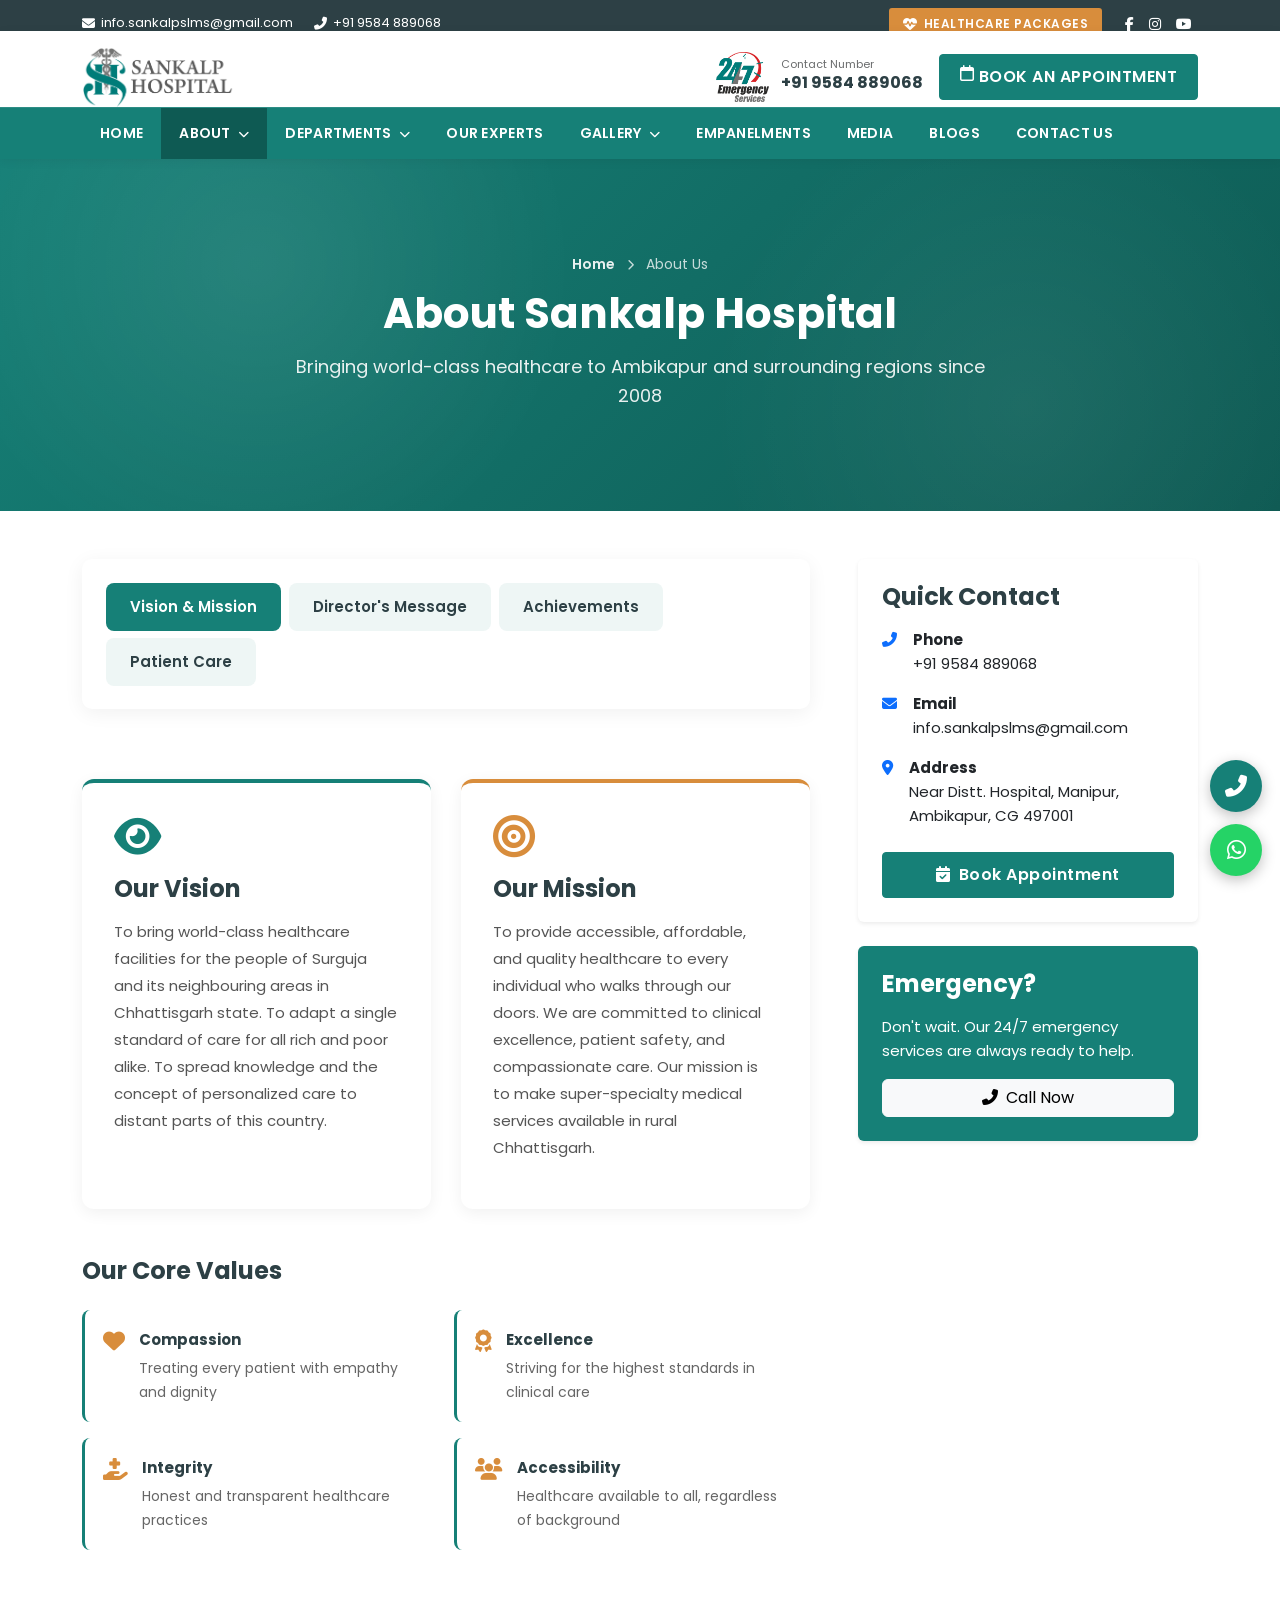
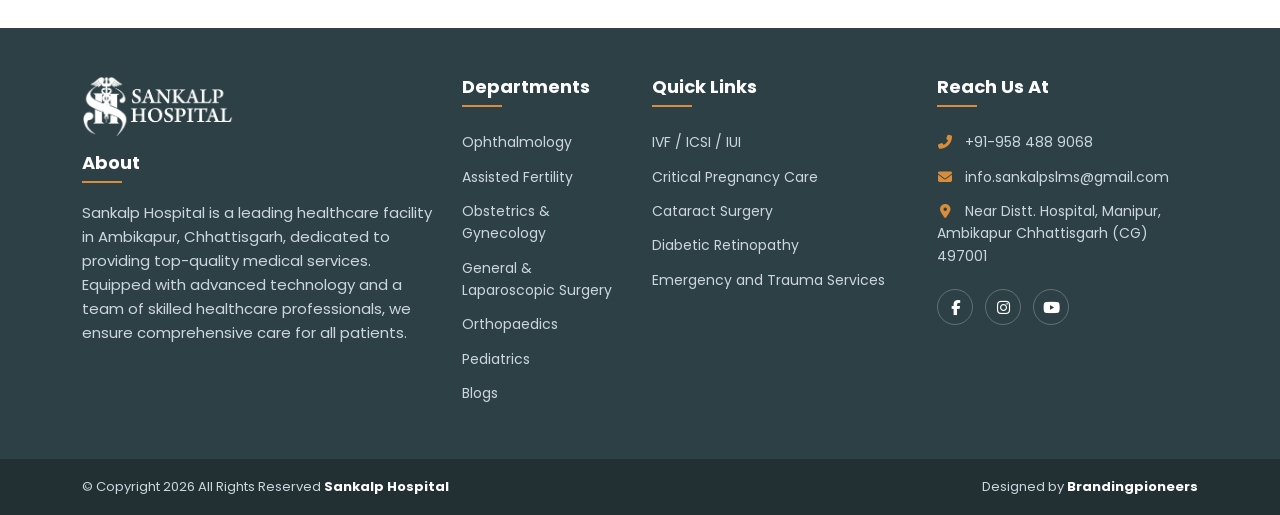
<file: about.html>
<!DOCTYPE html>
<html lang="en">
<head>
  <meta charset="UTF-8">
  <meta name="viewport" content="width=device-width, initial-scale=1.0">
  <title>About Us | Sankalp Hospital - Best Hospital In Ambikapur</title>
  <meta name="description" content="Learn about Sankalp Hospital's vision, mission, and commitment to providing world-class healthcare in Ambikapur, Chhattisgarh.">
  <link rel="icon" href="assets/img/logo.png">
  <link href="https://cdn.jsdelivr.net/npm/bootstrap@5.3.3/dist/css/bootstrap.min.css" rel="stylesheet">
  <link href="https://cdnjs.cloudflare.com/ajax/libs/font-awesome/6.5.0/css/all.min.css" rel="stylesheet">
  <link href="https://fonts.googleapis.com/css2?family=Poppins:wght@300;400;500;600;700;800&family=Roboto:wght@400;500;700&display=swap" rel="stylesheet">
  <link href="assets/css/style.css" rel="stylesheet">
  <style>
    .page-hero{background:linear-gradient(135deg,var(--primary) 0%,var(--primary-dark) 100%);color:#fff;padding:80px 0 100px;text-align:center;position:relative;overflow:hidden}
    .page-hero::before{content:"";position:absolute;inset:0;background-image:radial-gradient(circle at 20% 30%,rgba(255,255,255,.08) 0,transparent 30%),radial-gradient(circle at 80% 70%,rgba(255,255,255,.06) 0,transparent 30%);pointer-events:none}
    .page-hero .breadcrumbs{position:relative;z-index:1;color:rgba(255,255,255,.85);font-size:14px;margin-bottom:14px}
    .page-hero .breadcrumbs a{color:#fff;font-weight:600}
    .page-hero h1{color:#fff;font-size:42px;font-weight:700;position:relative;z-index:1}
    .page-hero p{position:relative;z-index:1;max-width:700px;margin:14px auto 0;font-size:18px;opacity:.9}
    .nav-tabs-custom{background:#fff;border-radius:10px;padding:24px;box-shadow:0 4px 20px rgba(0,0,0,.06);margin-bottom:40px}
    .nav-tabs-custom .nav-tabs{border:none;display:flex;flex-wrap:wrap;gap:8px}
    .nav-tabs-custom .nav-tabs .nav-link{border:none;border-radius:8px;padding:12px 24px;color:var(--dark);font-weight:600;transition:all .25s;background:var(--bg-soft)}
    .nav-tabs-custom .nav-tabs .nav-link:hover{background:var(--primary);color:#fff}
    .nav-tabs-custom .nav-tabs .nav-link.active{background:var(--primary);color:#fff}
    .tab-content-custom{padding:30px 0}
    .vision-mission-grid{display:grid;grid-template-columns:repeat(auto-fit,minmax(300px,1fr));gap:30px}
    .vm-card{background:#fff;border-radius:12px;padding:32px;box-shadow:0 4px 16px rgba(0,0,0,.06);border-top:4px solid var(--primary)}
    .vm-card:nth-child(2){border-top-color:var(--accent)}
    .vm-card i{font-size:42px;color:var(--primary);margin-bottom:18px}
    .vm-card:nth-child(2) i{color:var(--accent)}
    .vm-card h3{font-size:24px;margin-bottom:14px}
    .vm-card p{color:#555;line-height:1.8}
    .director-card{background:#fff;border-radius:12px;overflow:hidden;box-shadow:0 4px 20px rgba(0,0,0,.08)}
    .director-card .director-img{width:100%;max-width:280px;aspect-ratio:1;object-fit:cover}
    .director-card .director-img-placeholder{width:100%;max-width:280px;aspect-ratio:1;background:linear-gradient(135deg,var(--primary),var(--primary-dark));display:flex;align-items:center;justify-content:center;color:#fff;font-size:80px}
    .director-message{font-style:italic;font-size:17px;color:#555;line-height:1.9;border-left:4px solid var(--primary);padding-left:24px;margin:24px 0}
    .achievements-grid{display:grid;grid-template-columns:repeat(auto-fit,minmax(200px,1fr));gap:20px}
    .achievement-item{background:#fff;border-radius:10px;padding:28px 20px;text-align:center;box-shadow:0 3px 12px rgba(0,0,0,.06);transition:transform .3s}
    .achievement-item:hover{transform:translateY(-5px)}
    .achievement-item i{font-size:36px;color:var(--primary);margin-bottom:12px}
    .achievement-item h4{font-size:32px;font-weight:700;color:var(--dark);margin-bottom:6px}
    .achievement-item p{font-size:14px;color:#666;margin:0}
    .care-values{list-style:none;padding:0;margin:0;display:grid;grid-template-columns:repeat(auto-fit,minmax(250px,1fr));gap:16px}
    .care-values li{display:flex;align-items:flex-start;gap:14px;padding:18px;background:#fff;border-radius:8px;border-left:3px solid var(--primary)}
    .care-values li i{color:var(--accent);font-size:22px;margin-top:2px}
    .care-values li strong{display:block;color:var(--dark);margin-bottom:4px}
    .care-values li span{color:#666;font-size:14px}
    .facilities-grid{display:grid;grid-template-columns:repeat(auto-fit,minmax(280px,1fr));gap:24px}
    .facility-card{background:#fff;border-radius:10px;overflow:hidden;box-shadow:0 3px 14px rgba(0,0,0,.06)}
    .facility-card img{width:100%;aspect-ratio:16/10;object-fit:cover}
    .facility-card-body{padding:20px}
    .facility-card-body h4{font-size:18px;margin-bottom:8px}
    .facility-card-body p{color:#666;font-size:14px;margin:0}
    @media (max-width:767px){
      .page-hero{padding:60px 0 80px}
      .page-hero h1{font-size:28px}
      .nav-tabs-custom .nav-tabs .nav-link{padding:10px 16px;font-size:13px}
      .director-card .director-img,.director-card .director-img-placeholder{max-width:200px}
    }
  </style>
</head>
<body>

<!-- TOP BAR -->
<div class="top-bar d-none d-lg-block">
  <div class="container">
    <div class="d-flex justify-content-between align-items-center">
      <div class="top-bar-info">
        <a href="mailto:info.sankalpslms@gmail.com"><i class="fas fa-envelope"></i> info.sankalpslms@gmail.com</a>
        <a href="tel:+919584889068"><i class="fas fa-phone-alt"></i> +91 9584 889068</a>
      </div>
      <div class="top-bar-actions">
        <a href="#" class="btn-pkg"><i class="fas fa-heartbeat"></i> HEALTHCARE PACKAGES</a>
        <a href="https://www.facebook.com/sankalphospitals/" target="_blank" aria-label="Facebook"><i class="fab fa-facebook-f"></i></a>
        <a href="https://www.instagram.com/sankalphospitals/" target="_blank" aria-label="Instagram"><i class="fab fa-instagram"></i></a>
        <a href="https://www.youtube.com/channel/UCWGjgpakHsg7z4qMbXBSK_w" target="_blank" aria-label="YouTube"><i class="fab fa-youtube"></i></a>
      </div>
    </div>
  </div>
</div>

<!-- HEADER -->
<header class="site-header sticky-top">
  <div class="container">
    <div class="row align-items-center g-3">
      <div class="col-lg-3 col-6">
        <a href="index.html" class="brand"><img src="assets/img/logo.png" alt="Sankalp Hospital" class="brand-logo"></a>
      </div>
      <div class="col-lg-9 col-6 d-flex justify-content-end align-items-center gap-3">
        <div class="header-info d-none d-xl-flex align-items-center">
          <img src="assets/img/emergency-247.png" alt="24/7" class="emergency-img">
          <div>
            <small>Contact Number</small>
            <p>+91 9584 889068</p>
          </div>
        </div>
        <a href="index.html#appointment" class="btn btn-primary d-none d-md-inline-flex"><i class="far fa-calendar"></i> &nbsp;BOOK AN APPOINTMENT</a>
        <button class="navbar-toggler d-lg-none" type="button" data-bs-toggle="offcanvas" data-bs-target="#mobileNav">
          <i class="fas fa-bars"></i>
        </button>
      </div>
    </div>
  </div>

  <nav class="main-nav d-none d-lg-block">
    <div class="container">
      <ul class="nav-menu">
        <li><a href="index.html">Home</a></li>
        <li class="active has-sub"><a href="about.html">About <i class="fas fa-chevron-down"></i></a>
          <ul class="sub-menu">
            <li><a href="about.html#vision">Vision Mission</a></li>
            <li><a href="about.html#director">Director's Message</a></li>
            <li><a href="about.html#achievements">Achievements</a></li>
            <li><a href="about.html#care">Patients Care</a></li>
            <li><a href="departments.html">Services &amp; Facilities</a></li>
            <li><a href="faq.html">FAQ's</a></li>
            <li><a href="myths-facts.html">Myths &amp; Facts</a></li>
            <li><a href="ivf.html">IUI – IVF – ICSI</a></li>
            <li><a href="glossary.html">Glossary Of Terms</a></li>
          </ul>
        </li>
        <li class="has-sub"><a href="departments.html">Departments <i class="fas fa-chevron-down"></i></a>
          <ul class="sub-menu sub-menu-wide">
            <li><a href="departments.html#ent">ENT</a></li>
            <li><a href="departments.html#urology">Urology</a></li>
            <li><a href="departments.html#ophthalmology">Ophthalmology</a></li>
            <li><a href="departments.html#psychiatry">Psychiatry</a></li>
            <li><a href="departments.html#pediatrics">Pediatrics</a></li>
            <li><a href="departments.html#dialysis">Dialysis</a></li>
            <li><a href="departments.html#gynecology">Obstetrics &amp; Gynecology</a></li>
            <li><a href="departments.html#orthopaedics">Orthopaedics Surgery</a></li>
            <li><a href="ivf.html">Assisted Fertility (IVF/ICSI/IUI)</a></li>
            <li><a href="departments.html#surgery">General &amp; Laparoscopic Surgery</a></li>
            <li><a href="departments.html#emergency">Emergency And Trauma Services</a></li>
            <li><a href="departments.html#chemotherapy">Chemotherapy Services</a></li>
            <li><a href="departments.html#anesthesia">Department of Anesthesia</a></li>
            <li><a href="departments.html#onco">Onco Surgery</a></li>
            <li><a href="departments.html#oral">Oral and Maxillofacial Surgery</a></li>
          </ul>
        </li>
        <li><a href="index.html#doctors">Our Experts</a></li>
        <li class="has-sub"><a href="gallery.html">Gallery <i class="fas fa-chevron-down"></i></a>
          <ul class="sub-menu">
            <li><a href="gallery.html">Image Gallery</a></li>
            <li><a href="video-gallery.html">Video Gallery</a></li>
          </ul>
        </li>
        <li><a href="empanelments.html">Empanelments</a></li>
        <li><a href="media.html">Media</a></li>
        <li><a href="blogs.html">Blogs</a></li>
        <li><a href="index.html#contact">Contact Us</a></li>
      </ul>
    </div>
  </nav>
</header>

<!-- MOBILE OFFCANVAS NAV -->
<div class="offcanvas offcanvas-start" id="mobileNav">
  <div class="offcanvas-header">
    <img src="assets/img/logo.png" alt="" style="height:40px">
    <button class="btn-close" data-bs-dismiss="offcanvas"></button>
  </div>
  <div class="offcanvas-body">
    <ul class="mobile-menu">
      <li><a href="index.html">Home</a></li>
      <li><a href="about.html">About</a></li>
      <li><a href="departments.html">Departments</a></li>
      <li><a href="index.html#doctors">Our Experts</a></li>
      <li><a href="gallery.html">Gallery</a></li>
      <li><a href="empanelments.html">Empanelments</a></li>
      <li><a href="media.html">Media</a></li>
      <li><a href="blogs.html">Blogs</a></li>
      <li><a href="index.html#contact">Contact Us</a></li>
    </ul>
    <a href="index.html#appointment" class="btn btn-primary w-100 mt-3" data-bs-dismiss="offcanvas">Book An Appointment</a>
  </div>
</div>

<!-- PAGE HERO -->
<section class="page-hero">
  <div class="container">
    <p class="breadcrumbs"><a href="index.html">Home</a> <i class="fas fa-chevron-right mx-2" style="font-size:11px"></i> About Us</p>
    <h1>About Sankalp Hospital</h1>
    <p>Bringing world-class healthcare to Ambikapur and surrounding regions since 2008</p>
  </div>
</section>

<!-- ABOUT CONTENT -->
<section class="py-5">
  <div class="container">
    <div class="row g-5">
      <div class="col-lg-8">
        <div class="nav-tabs-custom">
          <ul class="nav nav-tabs" id="aboutTab" role="tablist">
            <li class="nav-item" role="presentation">
              <button class="nav-link active" id="vision-tab" data-bs-toggle="tab" data-bs-target="#vision" type="button" role="tab">Vision & Mission</button>
            </li>
            <li class="nav-item" role="presentation">
              <button class="nav-link" id="director-tab" data-bs-toggle="tab" data-bs-target="#director" type="button" role="tab">Director's Message</button>
            </li>
            <li class="nav-item" role="presentation">
              <button class="nav-link" id="achievements-tab" data-bs-toggle="tab" data-bs-target="#achievements" type="button" role="tab">Achievements</button>
            </li>
            <li class="nav-item" role="presentation">
              <button class="nav-link" id="care-tab" data-bs-toggle="tab" data-bs-target="#care" type="button" role="tab">Patient Care</button>
            </li>
          </ul>
        </div>

        <div class="tab-content tab-content-custom" id="aboutTabContent">
          <!-- VISION & MISSION -->
          <div class="tab-pane fade show active" id="vision" role="tabpanel">
            <div class="vision-mission-grid">
              <div class="vm-card">
                <i class="fas fa-eye"></i>
                <h3>Our Vision</h3>
                <p>To bring world-class healthcare facilities for the people of Surguja and its neighbouring areas in Chhattisgarh state. To adapt a single standard of care for all rich and poor alike. To spread knowledge and the concept of personalized care to distant parts of this country.</p>
              </div>
              <div class="vm-card">
                <i class="fas fa-bullseye"></i>
                <h3>Our Mission</h3>
                <p>To provide accessible, affordable, and quality healthcare to every individual who walks through our doors. We are committed to clinical excellence, patient safety, and compassionate care. Our mission is to make super-specialty medical services available in rural Chhattisgarh.</p>
              </div>
            </div>
            <div class="mt-5">
              <h4 class="mb-4">Our Core Values</h4>
              <ul class="care-values">
                <li><i class="fas fa-heart"></i><div><strong>Compassion</strong><span>Treating every patient with empathy and dignity</span></div></li>
                <li><i class="fas fa-award"></i><div><strong>Excellence</strong><span>Striving for the highest standards in clinical care</span></div></li>
                <li><i class="fas fa-hand-holding-medical"></i><div><strong>Integrity</strong><span>Honest and transparent healthcare practices</span></div></li>
                <li><i class="fas fa-users"></i><div><strong>Accessibility</strong><span>Healthcare available to all, regardless of background</span></div></li>
              </ul>
            </div>
          </div>

          <!-- DIRECTOR'S MESSAGE -->
          <div class="tab-pane fade" id="director" role="tabpanel">
            <div class="director-card p-4">
              <div class="d-flex flex-wrap gap-4 align-items-center">
                <div class="director-img-placeholder"><i class="fas fa-user"></i></div>
                <div class="flex-grow-1">
                  <h3 class="mb-1">Dr. Sanjay Goyal</h3>
                  <p class="text-muted mb-3">Founder & Director, Sankalp Hospital</p>
                  <p class="director-message">"Healthcare is not a privilege for the few but a fundamental right of every individual. At Sankalp Hospital, we have worked tirelessly to bring the best medical facilities to Ambikapur and surrounding regions. Our journey from a modest nursing home to a multi-specialty super-care hospital reflects our commitment to excellence and our passion for serving the community."</p>
                  <p>Over the years, we have introduced advanced technologies, recruited highly skilled specialists, and created an environment where patients feel safe and cared for. Our team believes in the philosophy that every patient deserves the best possible care, and we continue to strive for clinical excellence every single day.</p>
                </div>
              </div>
            </div>
          </div>

          <!-- ACHIEVEMENTS -->
          <div class="tab-pane fade" id="achievements" role="tabpanel">
            <h4 class="mb-4">Our Milestones</h4>
            <div class="achievements-grid mb-5">
              <div class="achievement-item">
                <i class="fas fa-baby"></i>
                <h4>1st</h4>
                <p>Test Tube Baby in Surguja District</p>
              </div>
              <div class="achievement-item">
                <i class="fas fa-hospital"></i>
                <h4>15+</h4>
                <p>Medical Specialties</p>
              </div>
              <div class="achievement-item">
                <i class="fas fa-user-md"></i>
                <h4>50+</h4>
                <p>Expert Doctors</p>
              </div>
              <div class="achievement-item">
                <i class="fas fa-procedures"></i>
                <h4>100+</h4>
                <p>Beds & Modern Infrastructure</p>
              </div>
              <div class="achievement-item">
                <i class="fas fa-calendar-check"></i>
                <h4>15+</h4>
                <p>Years of Service</p>
              </div>
              <div class="achievement-item">
                <i class="fas fa-smile"></i>
                <h4>1L+</h4>
                <p>Happy Patients</p>
              </div>
            </div>
            <h4 class="mb-4">Key Accomplishments</h4>
            <ul class="list-group list-group-flush">
              <li class="list-group-item d-flex align-items-center"><i class="fas fa-check-circle text-success me-3"></i> First IVF center in Surguja district with successful pregnancies</li>
              <li class="list-group-item d-flex align-items-center"><i class="fas fa-check-circle text-success me-3"></i> Advanced cataract surgery with state-of-the-art equipment</li>
              <li class="list-group-item d-flex align-items-center"><i class="fas fa-check-circle text-success me-3"></i> 24/7 Emergency and Trauma care with dedicated team</li>
              <li class="list-group-item d-flex align-items-center"><i class="fas fa-check-circle text-success me-3"></i> Fully equipped ICU and NICU facilities</li>
              <li class="list-group-item d-flex align-items-center"><i class="fas fa-check-circle text-success me-3"></i> Empaneled with major insurance companies and TPAs</li>
            </ul>
          </div>

          <!-- PATIENT CARE -->
          <div class="tab-pane fade" id="care" role="tabpanel">
            <h4 class="mb-4">Patient-Centric Approach</h4>
            <p class="mb-4">At Sankalp Hospital, patient care is at the heart of everything we do. We have implemented several initiatives to ensure comfort, safety, and satisfaction for every patient who walks through our doors.</p>
            <div class="facilities-grid">
              <div class="facility-card">
                <div style="height:180px;background:linear-gradient(135deg,var(--primary),var(--primary-dark));display:flex;align-items:center;justify-content:center;color:#fff;font-size:48px"><i class="fas fa-stethoscope"></i></div>
                <div class="facility-card-body">
                  <h4>Qualified Consultants</h4>
                  <p>Experienced specialists available round the clock for consultations</p>
                </div>
              </div>
              <div class="facility-card">
                <div style="height:180px;background:linear-gradient(135deg,var(--accent),#c67b30);display:flex;align-items:center;justify-content:center;color:#fff;font-size:48px"><i class="fas fa-nurse"></i></div>
                <div class="facility-card-body">
                  <h4>Dedicated Nursing Staff</h4>
                  <p>Compassionate and trained nursing team for patient comfort</p>
                </div>
              </div>
              <div class="facility-card">
                <div style="height:180px;background:linear-gradient(135deg,var(--dark),#1a2629);display:flex;align-items:center;justify-content:center;color:#fff;font-size:48px"><i class="fas fa-ambulance"></i></div>
                <div class="facility-card-body">
                  <h4>Emergency Services</h4>
                  <p>24/7 emergency response with fully equipped ambulance service</p>
                </div>
              </div>
              <div class="facility-card">
                <div style="height:180px;background:linear-gradient(135deg,var(--primary-light),var(--primary));display:flex;align-items:center;justify-content:center;color:#fff;font-size:48px"><i class="fas fa-pills"></i></div>
                <div class="facility-card-body">
                  <h4>In-house Pharmacy</h4>
                  <p>Fully stocked pharmacy within the hospital campus</p>
                </div>
              </div>
            </div>
          </div>
        </div>
      </div>

      <!-- SIDEBAR -->
      <div class="col-lg-4">
        <div class="card border-0 shadow-sm mb-4">
          <div class="card-body p-4">
            <h4 class="mb-3">Quick Contact</h4>
            <ul class="list-unstyled">
              <li class="mb-3 d-flex align-items-start"><i class="fas fa-phone-alt text-primary me-3 mt-1"></i><div><strong>Phone</strong><br>+91 9584 889068</div></li>
              <li class="mb-3 d-flex align-items-start"><i class="fas fa-envelope text-primary me-3 mt-1"></i><div><strong>Email</strong><br>info.sankalpslms@gmail.com</div></li>
              <li class="mb-3 d-flex align-items-start"><i class="fas fa-map-marker-alt text-primary me-3 mt-1"></i><div><strong>Address</strong><br>Near Distt. Hospital, Manipur, Ambikapur, CG 497001</div></li>
            </ul>
            <a href="index.html#appointment" class="btn btn-primary w-100 mt-2"><i class="fas fa-calendar-check me-2"></i>Book Appointment</a>
          </div>
        </div>
        <div class="card border-0 shadow-sm" style="background:var(--primary)">
          <div class="card-body p-4 text-white">
            <h4 class="text-white mb-3">Emergency?</h4>
            <p>Don't wait. Our 24/7 emergency services are always ready to help.</p>
            <a href="tel:+919584889068" class="btn btn-light w-100"><i class="fas fa-phone-alt me-2"></i>Call Now</a>
          </div>
        </div>
      </div>
    </div>
  </div>
</section>

<!-- FOOTER -->
<footer id="contact" class="site-footer">
  <div class="footer-main py-5">
    <div class="container">
      <div class="row g-4">
        <div class="col-md-6 col-lg-4">
          <img src="assets/img/logo-white.png" alt="Sankalp Hospital" class="footer-logo mb-3">
          <h3>About</h3>
          <p>Sankalp Hospital is a leading healthcare facility in Ambikapur, Chhattisgarh, dedicated to providing top-quality medical services. Equipped with advanced technology and a team of skilled healthcare professionals, we ensure comprehensive care for all patients.</p>
        </div>
        <div class="col-md-6 col-lg-2">
          <h3>Departments</h3>
          <ul class="footer-list">
            <li><a href="departments.html">Ophthalmology</a></li>
            <li><a href="ivf.html">Assisted Fertility</a></li>
            <li><a href="departments.html#gynecology">Obstetrics &amp; Gynecology</a></li>
            <li><a href="departments.html#surgery">General &amp; Laparoscopic Surgery</a></li>
            <li><a href="departments.html#orthopaedics">Orthopaedics</a></li>
            <li><a href="departments.html#pediatrics">Pediatrics</a></li>
            <li><a href="blogs.html">Blogs</a></li>
          </ul>
        </div>
        <div class="col-md-6 col-lg-3">
          <h3>Quick Links</h3>
          <ul class="footer-list">
            <li><a href="ivf.html">IVF / ICSI / IUI</a></li>
            <li><a href="departments.html">Critical Pregnancy Care</a></li>
            <li><a href="departments.html#ophthalmology">Cataract Surgery</a></li>
            <li><a href="departments.html#ophthalmology">Diabetic Retinopathy</a></li>
            <li><a href="departments.html#emergency">Emergency and Trauma Services</a></li>
          </ul>
        </div>
        <div class="col-md-6 col-lg-3">
          <h3>Reach Us At</h3>
          <ul class="footer-list">
            <li><i class="fas fa-phone-alt"></i> <a href="tel:+919584889068">+91-958 488 9068</a></li>
            <li><i class="fas fa-envelope"></i> <a href="mailto:info.sankalpslms@gmail.com">info.sankalpslms@gmail.com</a></li>
            <li><i class="fas fa-map-marker-alt"></i> Near Distt. Hospital, Manipur, Ambikapur Chhattisgarh (CG) 497001</li>
          </ul>
          <div class="social-icons mt-3">
            <a href="https://www.facebook.com/sankalphospitals/" target="_blank" aria-label="Facebook"><i class="fab fa-facebook-f"></i></a>
            <a href="https://www.instagram.com/sankalphospitals/" target="_blank" aria-label="Instagram"><i class="fab fa-instagram"></i></a>
            <a href="https://www.youtube.com/channel/UCWGjgpakHsg7z4qMbXBSK_w" target="_blank" aria-label="YouTube"><i class="fab fa-youtube"></i></a>
          </div>
        </div>
      </div>
    </div>
  </div>
  <div class="footer-bottom">
    <div class="container">
      <div class="d-md-flex justify-content-between align-items-center text-center">
        <p class="mb-0">© Copyright <span id="year"></span> All Rights Reserved <a href="index.html"><strong>Sankalp Hospital</strong></a></p>
        <p class="mb-0">Designed by <a href="https://brandingpioneers.com/" target="_blank"><strong>Brandingpioneers</strong></a></p>
      </div>
    </div>
  </div>
</footer>

<a href="tel:+919584889068" class="float-call" aria-label="Call us"><i class="fas fa-phone-alt"></i></a>
<a href="https://wa.me/919584889068" target="_blank" class="float-wa" aria-label="WhatsApp"><i class="fab fa-whatsapp"></i></a>

<script src="https://cdn.jsdelivr.net/npm/bootstrap@5.3.3/dist/js/bootstrap.bundle.min.js"></script>
<script>
  document.getElementById('year').textContent = new Date().getFullYear();
</script>
</body>
</html>
</file>
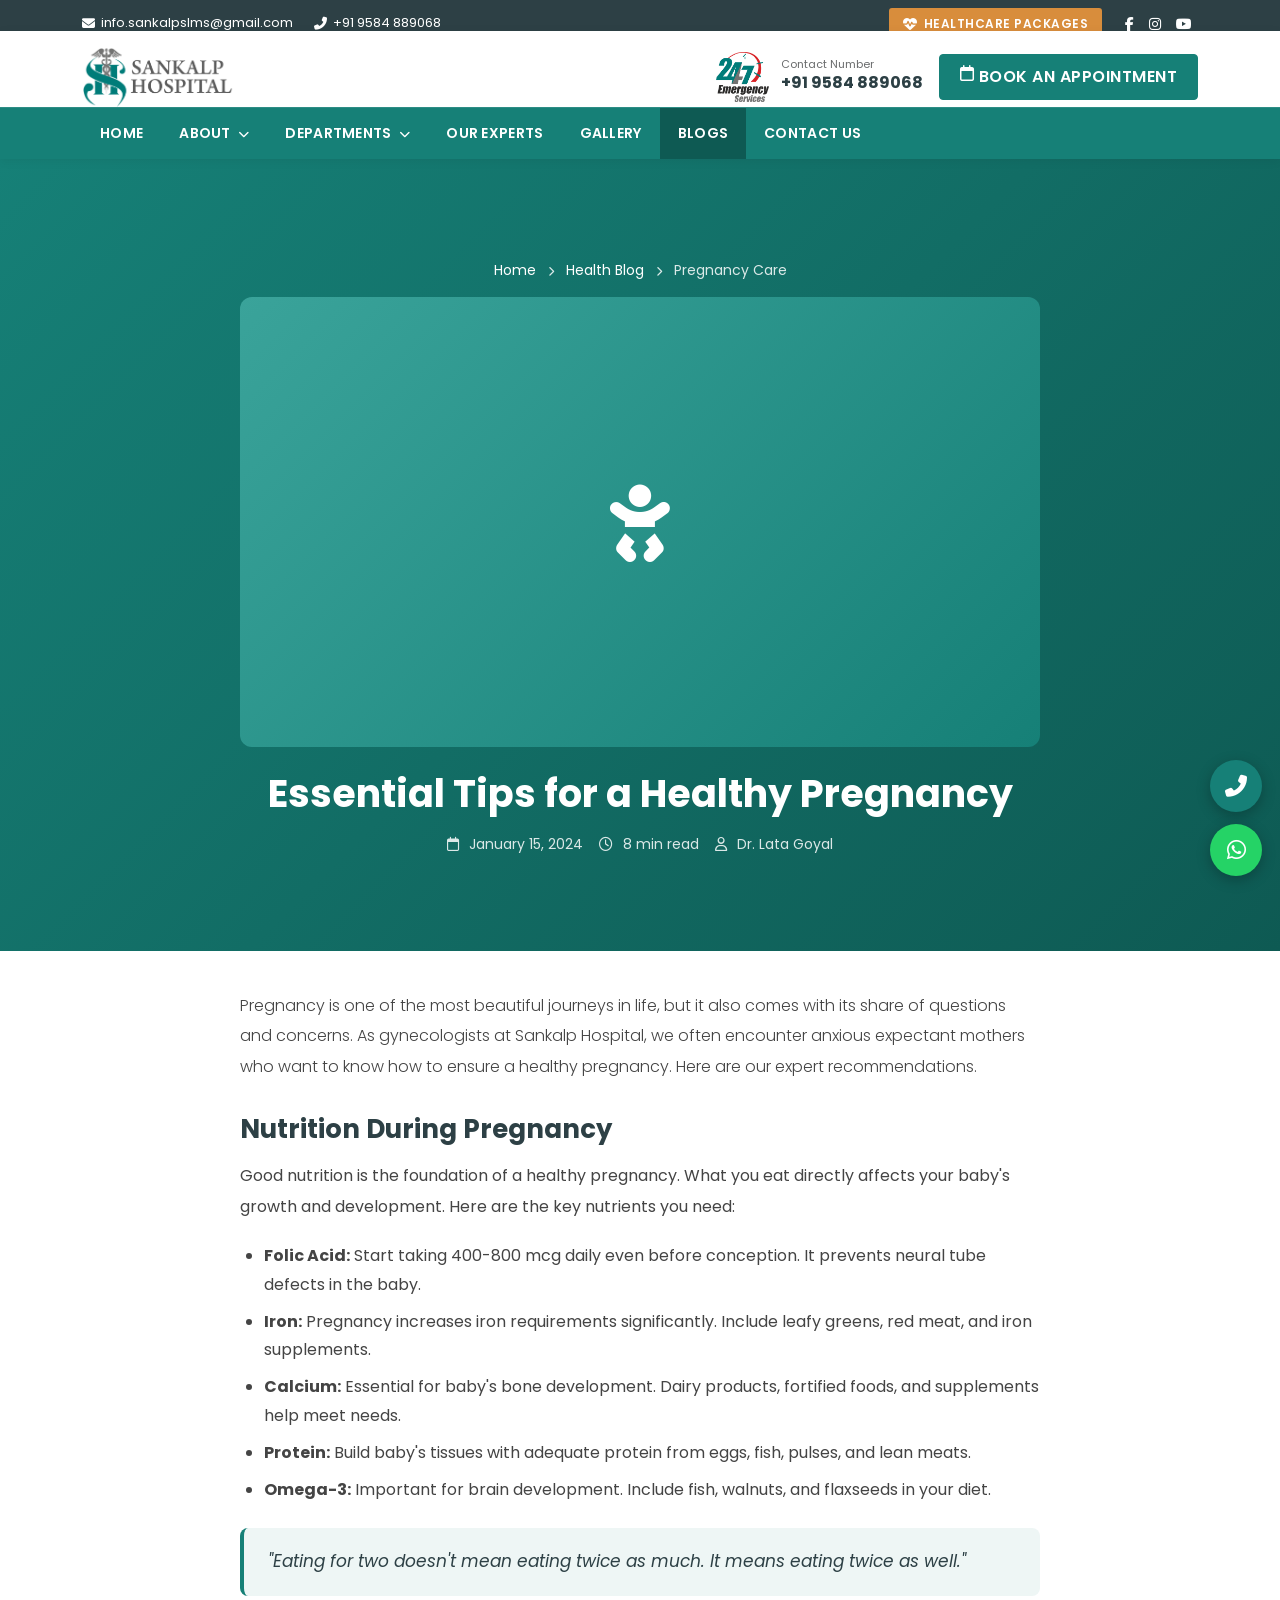
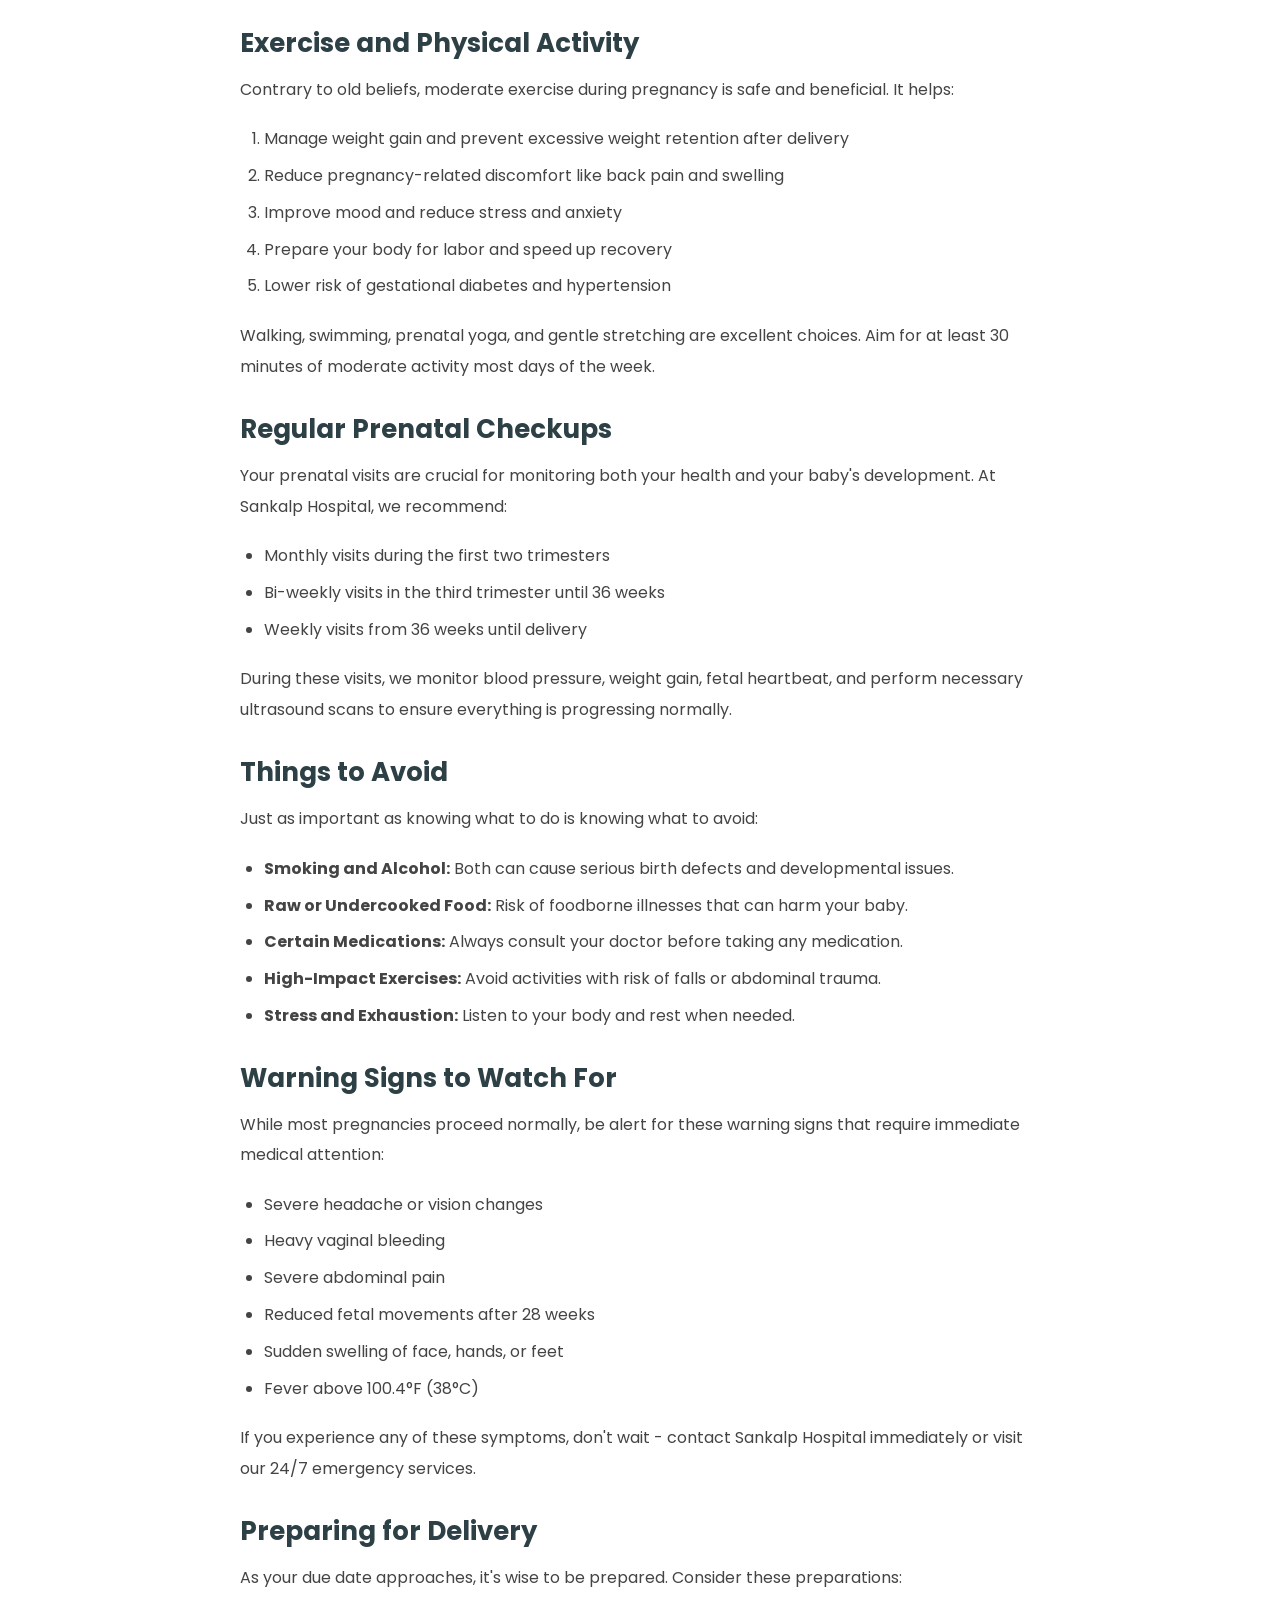
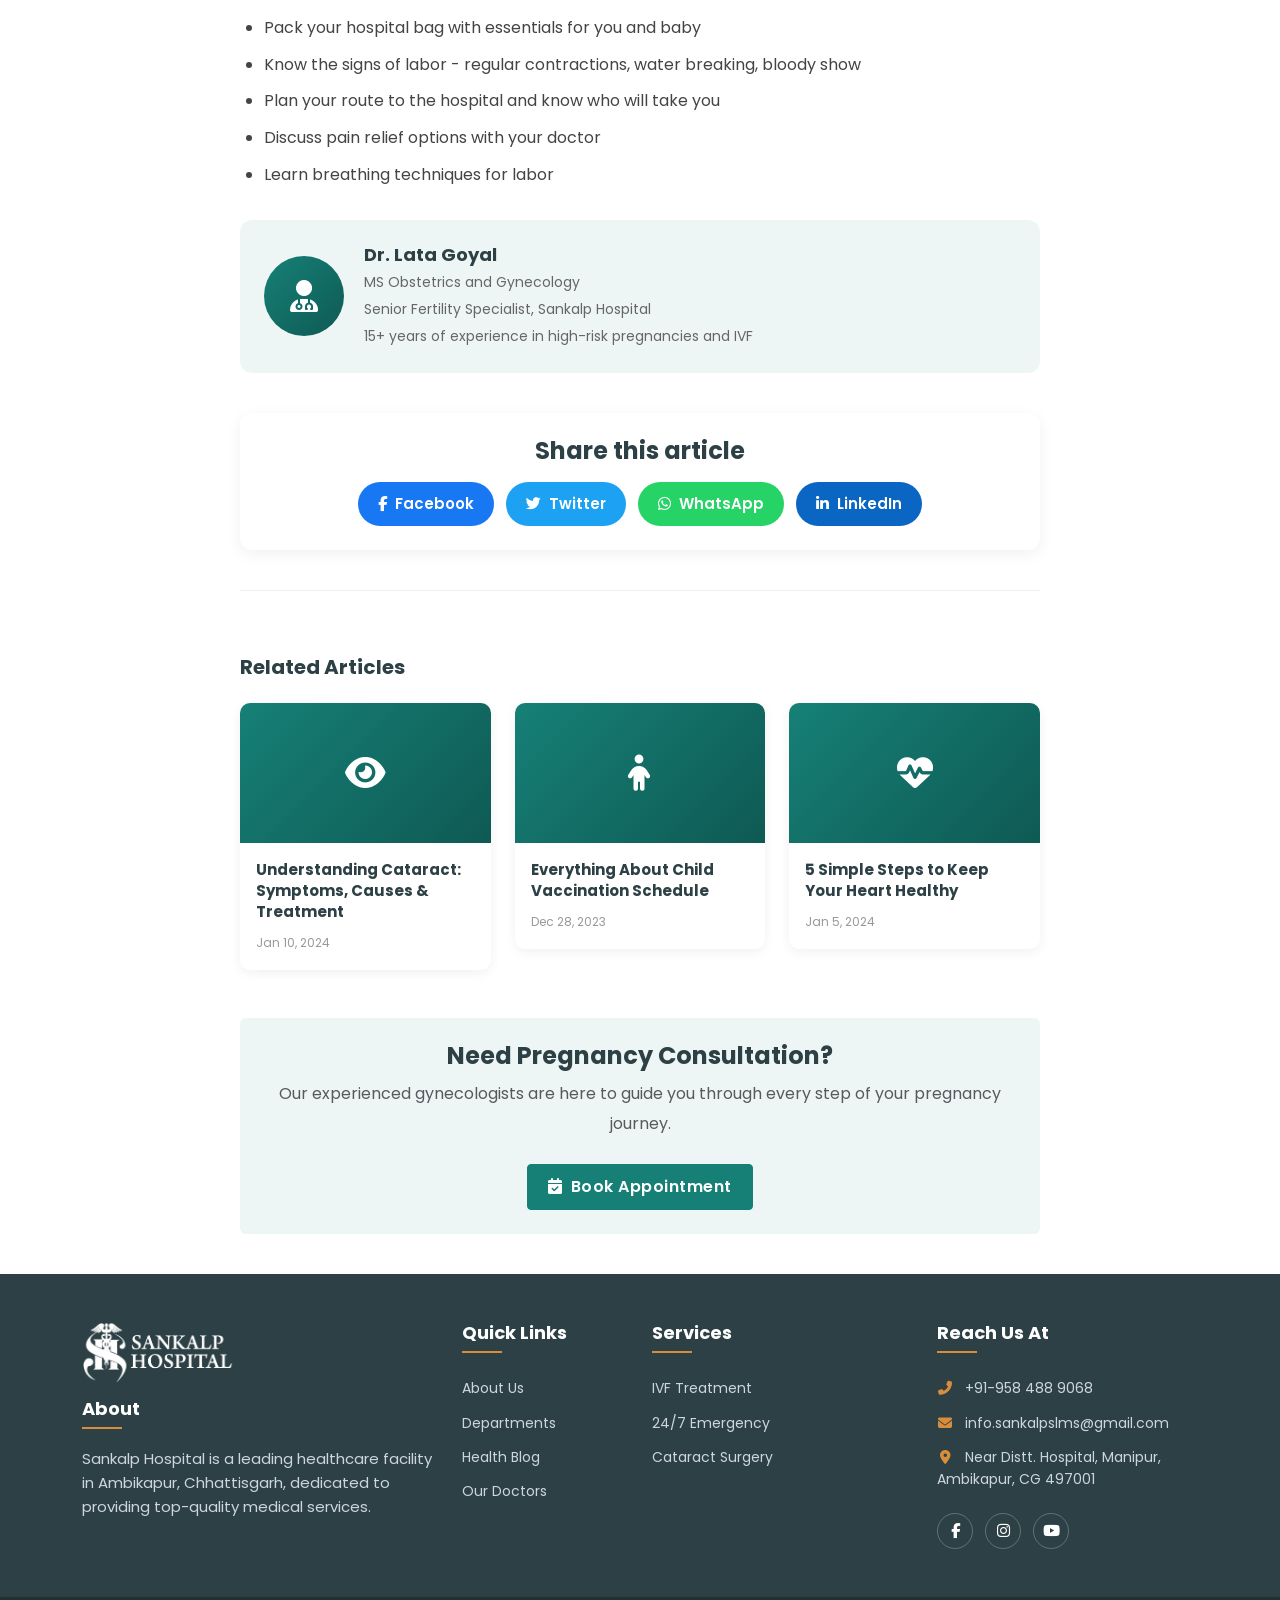
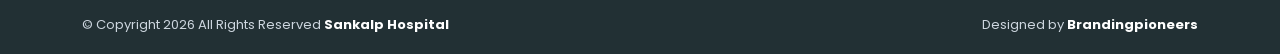
<file: blog-pregnancy-tips.html>
<!DOCTYPE html>
<html lang="en">
<head>
  <meta charset="UTF-8">
  <meta name="viewport" content="width=device-width, initial-scale=1.0">
  <title>Essential Tips for a Healthy Pregnancy | Sankalp Hospital Health Blog</title>
  <meta name="description" content="Expert advice on pregnancy care - nutrition, exercise, prenatal checkups, and what to expect during each trimester.">
  <link rel="icon" href="assets/img/logo.png">
  <link href="https://cdn.jsdelivr.net/npm/bootstrap@5.3.3/dist/css/bootstrap.min.css" rel="stylesheet">
  <link href="https://cdnjs.cloudflare.com/ajax/libs/font-awesome/6.5.0/css/all.min.css" rel="stylesheet">
  <link href="https://fonts.googleapis.com/css2?family=Poppins:wght@300;400;500;600;700;800&family=Roboto:wght@400;500;700&display=swap" rel="stylesheet">
  <link href="assets/css/style.css" rel="stylesheet">
  <style>
    .blog-hero{background:linear-gradient(135deg,var(--primary) 0%,var(--primary-dark) 100%);color:#fff;padding:100px 0 80px}
    .blog-hero .blog-img-large{width:100%;max-width:800px;aspect-ratio:16/9;background:linear-gradient(135deg,var(--primary-light),var(--primary));border-radius:12px;display:flex;align-items:center;justify-content:center;color:#fff;font-size:80px;margin:0 auto 24px}
    .blog-meta{color:rgba(255,255,255,.85);font-size:14px}
    .blog-meta i{margin-right:6px}
    .blog-hero h1{color:#fff;font-size:38px;font-weight:700;margin:16px 0}
    .blog-content{max-width:800px;margin:0 auto;padding:40px 0}
    .blog-content h2{font-size:26px;margin:32px 0 16px;color:var(--dark)}
    .blog-content h3{font-size:20px;margin:24px 0 12px;color:var(--dark)}
    .blog-content p{line-height:1.9;color:#444;margin-bottom:20px;font-size:16px}
    .blog-content ul,.blog-content ol{margin-bottom:20px;padding-left:24px}
    .blog-content li{line-height:1.8;color:#444;margin-bottom:8px;font-size:16px}
    .blog-content blockquote{background:var(--bg-soft);border-left:4px solid var(--primary);padding:20px 24px;margin:24px 0;border-radius:8px;font-style:italic;font-size:17px;color:var(--dark)}
    .share-box{background:#fff;border-radius:12px;padding:24px;box-shadow:0 4px 16px rgba(0,0,0,.06);margin-top:40px;text-align:center}
    .share-box h4{margin-bottom:16px}
    .share-buttons{display:flex;gap:12px;justify-content:center;flex-wrap:wrap}
    .share-btn{padding:10px 20px;border-radius:30px;font-weight:600;display:inline-flex;align-items:center;gap:8px;color:#fff}
    .share-btn.facebook{background:#1877f2}
    .share-btn.twitter{background:#1da1f2}
    .share-btn.whatsapp{background:#25d366}
    .share-btn.linkedin{background:#0a66c2}
    .related-posts{border-top:1px solid #eee;padding-top:40px;margin-top:40px}
    .related-card{background:#fff;border-radius:10px;overflow:hidden;box-shadow:0 3px 12px rgba(0,0,0,.06);transition:transform .3s}
    .related-card:hover{transform:translateY(-4px)}
    .related-card-img{height:140px;background:linear-gradient(135deg,var(--primary),var(--primary-dark));display:flex;align-items:center;justify-content:center;color:#fff;font-size:36px}
    .related-card:nth-child(2) .related-card-img{background:linear-gradient(135deg,var(--accent),#c67b30)}
    .related-card:nth-child(3) .related-card-img{background:linear-gradient(135deg,var(--dark),#1a2629)}
    .related-card-body{padding:16px}
    .related-card-body h5{font-size:15px;margin-bottom:8px;line-height:1.4}
    .related-card-body h5 a{color:var(--dark)}
    .related-card-body h5 a:hover{color:var(--primary)}
    .related-card-body span{font-size:12px;color:#999}
    .author-box{background:var(--bg-soft);border-radius:12px;padding:24px;display:flex;gap:20px;align-items:center;margin:30px 0}
    .author-avatar{width:80px;height:80px;background:linear-gradient(135deg,var(--primary),var(--primary-dark));border-radius:50%;display:flex;align-items:center;justify-content:center;color:#fff;font-size:32px;flex-shrink:0}
    .author-info h5{font-size:18px;margin-bottom:4px}
    .author-info p{font-size:14px;color:#666;margin:0}
    @media (max-width:767px){
      .blog-hero h1{font-size:26px}
      .author-box{flex-direction:column;text-align:center}
    }
  </style>
</head>
<body>

<!-- TOP BAR -->
<div class="top-bar d-none d-lg-block">
  <div class="container">
    <div class="d-flex justify-content-between align-items-center">
      <div class="top-bar-info">
        <a href="mailto:info.sankalpslms@gmail.com"><i class="fas fa-envelope"></i> info.sankalpslms@gmail.com</a>
        <a href="tel:+919584889068"><i class="fas fa-phone-alt"></i> +91 9584 889068</a>
      </div>
      <div class="top-bar-actions">
        <a href="#" class="btn-pkg"><i class="fas fa-heartbeat"></i> HEALTHCARE PACKAGES</a>
        <a href="https://www.facebook.com/sankalphospitals/" target="_blank"><i class="fab fa-facebook-f"></i></a>
        <a href="https://www.instagram.com/sankalphospitals/" target="_blank"><i class="fab fa-instagram"></i></a>
        <a href="https://www.youtube.com/channel/UCWGjgpakHsg7z4qMbXBSK_w" target="_blank"><i class="fab fa-youtube"></i></a>
      </div>
    </div>
  </div>
</div>

<!-- HEADER -->
<header class="site-header sticky-top">
  <div class="container">
    <div class="row align-items-center g-3">
      <div class="col-lg-3 col-6">
        <a href="index.html" class="brand"><img src="assets/img/logo.png" alt="Sankalp Hospital" class="brand-logo"></a>
      </div>
      <div class="col-lg-9 col-6 d-flex justify-content-end align-items-center gap-3">
        <div class="header-info d-none d-xl-flex align-items-center">
          <img src="assets/img/emergency-247.png" alt="24/7" class="emergency-img">
          <div><small>Contact Number</small><p>+91 9584 889068</p></div>
        </div>
        <a href="index.html#appointment" class="btn btn-primary d-none d-md-inline-flex"><i class="far fa-calendar"></i> &nbsp;BOOK AN APPOINTMENT</a>
        <button class="navbar-toggler d-lg-none" type="button" data-bs-toggle="offcanvas" data-bs-target="#mobileNav"><i class="fas fa-bars"></i></button>
      </div>
    </div>
  </div>

  <nav class="main-nav d-none d-lg-block">
    <div class="container">
      <ul class="nav-menu">
        <li><a href="index.html">Home</a></li>
        <li class="has-sub"><a href="about.html">About <i class="fas fa-chevron-down"></i></a>
          <ul class="sub-menu">
            <li><a href="about.html#vision">Vision Mission</a></li>
            <li><a href="about.html#director">Director's Message</a></li>
            <li><a href="ivf.html">IUI – IVF – ICSI</a></li>
            <li><a href="glossary.html">Glossary Of Terms</a></li>
          </ul>
        </li>
        <li class="has-sub"><a href="departments.html">Departments <i class="fas fa-chevron-down"></i></a>
          <ul class="sub-menu sub-menu-wide">
            <li><a href="departments.html#gynecology">Obstetrics &amp; Gynecology</a></li>
            <li><a href="ivf.html">Assisted Fertility (IVF/ICSI/IUI)</a></li>
            <li><a href="departments.html#emergency">Emergency And Trauma Services</a></li>
          </ul>
        </li>
        <li><a href="index.html#doctors">Our Experts</a></li>
        <li><a href="gallery.html">Gallery</a></li>
        <li class="active"><a href="blogs.html">Blogs</a></li>
        <li><a href="index.html#contact">Contact Us</a></li>
      </ul>
    </div>
  </nav>
</header>

<!-- MOBILE NAV -->
<div class="offcanvas offcanvas-start" id="mobileNav">
  <div class="offcanvas-header">
    <img src="assets/img/logo.png" alt="" style="height:40px">
    <button class="btn-close" data-bs-dismiss="offcanvas"></button>
  </div>
  <div class="offcanvas-body">
    <ul class="mobile-menu">
      <li><a href="index.html">Home</a></li>
      <li><a href="about.html">About</a></li>
      <li><a href="departments.html">Departments</a></li>
      <li><a href="index.html#doctors">Our Experts</a></li>
      <li><a href="gallery.html">Gallery</a></li>
      <li><a href="blogs.html">Blogs</a></li>
      <li><a href="index.html#contact">Contact Us</a></li>
    </ul>
    <a href="index.html#appointment" class="btn btn-primary w-100 mt-3" data-bs-dismiss="offcanvas">Book An Appointment</a>
  </div>
</div>

<!-- BLOG HERO -->
<section class="blog-hero text-center">
  <div class="container">
    <p class="blog-meta"><a href="index.html" class="text-white">Home</a> <i class="fas fa-chevron-right mx-2" style="font-size:10px"></i> <a href="blogs.html" class="text-white">Health Blog</a> <i class="fas fa-chevron-right mx-2" style="font-size:10px"></i> Pregnancy Care</p>
    <div class="blog-img-large"><i class="fas fa-baby"></i></div>
    <h1>Essential Tips for a Healthy Pregnancy</h1>
    <p class="blog-meta"><i class="far fa-calendar"></i> January 15, 2024 &nbsp;&nbsp; <i class="far fa-clock"></i> 8 min read &nbsp;&nbsp; <i class="far fa-user"></i> Dr. Lata Goyal</p>
  </div>
</section>

<!-- BLOG CONTENT -->
<div class="container">
  <div class="blog-content">
    <p class="lead">Pregnancy is one of the most beautiful journeys in life, but it also comes with its share of questions and concerns. As gynecologists at Sankalp Hospital, we often encounter anxious expectant mothers who want to know how to ensure a healthy pregnancy. Here are our expert recommendations.</p>

    <h2>Nutrition During Pregnancy</h2>
    <p>Good nutrition is the foundation of a healthy pregnancy. What you eat directly affects your baby's growth and development. Here are the key nutrients you need:</p>
    <ul>
      <li><strong>Folic Acid:</strong> Start taking 400-800 mcg daily even before conception. It prevents neural tube defects in the baby.</li>
      <li><strong>Iron:</strong> Pregnancy increases iron requirements significantly. Include leafy greens, red meat, and iron supplements.</li>
      <li><strong>Calcium:</strong> Essential for baby's bone development. Dairy products, fortified foods, and supplements help meet needs.</li>
      <li><strong>Protein:</strong> Build baby's tissues with adequate protein from eggs, fish, pulses, and lean meats.</li>
      <li><strong>Omega-3:</strong> Important for brain development. Include fish, walnuts, and flaxseeds in your diet.</li>
    </ul>

    <blockquote>"Eating for two doesn't mean eating twice as much. It means eating twice as well."</blockquote>

    <h2>Exercise and Physical Activity</h2>
    <p>Contrary to old beliefs, moderate exercise during pregnancy is safe and beneficial. It helps:</p>
    <ol>
      <li>Manage weight gain and prevent excessive weight retention after delivery</li>
      <li>Reduce pregnancy-related discomfort like back pain and swelling</li>
      <li>Improve mood and reduce stress and anxiety</li>
      <li>Prepare your body for labor and speed up recovery</li>
      <li>Lower risk of gestational diabetes and hypertension</li>
    </ol>
    <p>Walking, swimming, prenatal yoga, and gentle stretching are excellent choices. Aim for at least 30 minutes of moderate activity most days of the week.</p>

    <h2>Regular Prenatal Checkups</h2>
    <p>Your prenatal visits are crucial for monitoring both your health and your baby's development. At Sankalp Hospital, we recommend:</p>
    <ul>
      <li>Monthly visits during the first two trimesters</li>
      <li>Bi-weekly visits in the third trimester until 36 weeks</li>
      <li>Weekly visits from 36 weeks until delivery</li>
    </ul>
    <p>During these visits, we monitor blood pressure, weight gain, fetal heartbeat, and perform necessary ultrasound scans to ensure everything is progressing normally.</p>

    <h2>Things to Avoid</h2>
    <p>Just as important as knowing what to do is knowing what to avoid:</p>
    <ul>
      <li><strong>Smoking and Alcohol:</strong> Both can cause serious birth defects and developmental issues.</li>
      <li><strong>Raw or Undercooked Food:</strong> Risk of foodborne illnesses that can harm your baby.</li>
      <li><strong>Certain Medications:</strong> Always consult your doctor before taking any medication.</li>
      <li><strong>High-Impact Exercises:</strong> Avoid activities with risk of falls or abdominal trauma.</li>
      <li><strong>Stress and Exhaustion:</strong> Listen to your body and rest when needed.</li>
    </ul>

    <h2>Warning Signs to Watch For</h2>
    <p>While most pregnancies proceed normally, be alert for these warning signs that require immediate medical attention:</p>
    <ul>
      <li>Severe headache or vision changes</li>
      <li>Heavy vaginal bleeding</li>
      <li>Severe abdominal pain</li>
      <li>Reduced fetal movements after 28 weeks</li>
      <li>Sudden swelling of face, hands, or feet</li>
      <li>Fever above 100.4°F (38°C)</li>
    </ul>
    <p>If you experience any of these symptoms, don't wait - contact Sankalp Hospital immediately or visit our 24/7 emergency services.</p>

    <h2>Preparing for Delivery</h2>
    <p>As your due date approaches, it's wise to be prepared. Consider these preparations:</p>
    <ul>
      <li>Pack your hospital bag with essentials for you and baby</li>
      <li>Know the signs of labor - regular contractions, water breaking, bloody show</li>
      <li>Plan your route to the hospital and know who will take you</li>
      <li>Discuss pain relief options with your doctor</li>
      <li>Learn breathing techniques for labor</li>
    </ul>

    <!-- Author Box -->
    <div class="author-box">
      <div class="author-avatar"><i class="fas fa-user-md"></i></div>
      <div class="author-info">
        <h5>Dr. Lata Goyal</h5>
        <p>MS Obstetrics and Gynecology<br>Senior Fertility Specialist, Sankalp Hospital<br>15+ years of experience in high-risk pregnancies and IVF</p>
      </div>
    </div>

    <!-- Share -->
    <div class="share-box">
      <h4>Share this article</h4>
      <div class="share-buttons">
        <a href="#" class="share-btn facebook"><i class="fab fa-facebook-f"></i> Facebook</a>
        <a href="#" class="share-btn twitter"><i class="fab fa-twitter"></i> Twitter</a>
        <a href="#" class="share-btn whatsapp"><i class="fab fa-whatsapp"></i> WhatsApp</a>
        <a href="#" class="share-btn linkedin"><i class="fab fa-linkedin-in"></i> LinkedIn</a>
      </div>
    </div>

    <!-- Related Posts -->
    <div class="related-posts">
      <h3 class="mb-4">Related Articles</h3>
      <div class="row g-4">
        <div class="col-md-4">
          <div class="related-card">
            <div class="related-card-img"><i class="fas fa-eye"></i></div>
            <div class="related-card-body">
              <h5><a href="blog-cataract.html">Understanding Cataract: Symptoms, Causes & Treatment</a></h5>
              <span>Jan 10, 2024</span>
            </div>
          </div>
        </div>
        <div class="col-md-4">
          <div class="related-card">
            <div class="related-card-img"><i class="fas fa-child"></i></div>
            <div class="related-card-body">
              <h5><a href="blog-child-vaccination.html">Everything About Child Vaccination Schedule</a></h5>
              <span>Dec 28, 2023</span>
            </div>
          </div>
        </div>
        <div class="col-md-4">
          <div class="related-card">
            <div class="related-card-img"><i class="fas fa-heartbeat"></i></div>
            <div class="related-card-body">
              <h5><a href="blog-heart-health.html">5 Simple Steps to Keep Your Heart Healthy</a></h5>
              <span>Jan 5, 2024</span>
            </div>
          </div>
        </div>
      </div>
    </div>

    <!-- CTA -->
    <div class="text-center mt-5 p-4 rounded" style="background:var(--bg-soft)">
      <h4>Need Pregnancy Consultation?</h4>
      <p class="text-muted mb-4">Our experienced gynecologists are here to guide you through every step of your pregnancy journey.</p>
      <a href="index.html#appointment" class="btn btn-primary"><i class="fas fa-calendar-check me-2"></i>Book Appointment</a>
    </div>
  </div>
</div>

<!-- FOOTER -->
<footer class="site-footer">
  <div class="footer-main py-5">
    <div class="container">
      <div class="row g-4">
        <div class="col-md-6 col-lg-4">
          <img src="assets/img/logo-white.png" alt="Sankalp Hospital" class="footer-logo mb-3">
          <h3>About</h3>
          <p>Sankalp Hospital is a leading healthcare facility in Ambikapur, Chhattisgarh, dedicated to providing top-quality medical services.</p>
        </div>
        <div class="col-md-6 col-lg-2">
          <h3>Quick Links</h3>
          <ul class="footer-list">
            <li><a href="about.html">About Us</a></li>
            <li><a href="departments.html">Departments</a></li>
            <li><a href="blogs.html">Health Blog</a></li>
            <li><a href="index.html#doctors">Our Doctors</a></li>
          </ul>
        </div>
        <div class="col-md-6 col-lg-3">
          <h3>Services</h3>
          <ul class="footer-list">
            <li><a href="ivf.html">IVF Treatment</a></li>
            <li><a href="departments.html#emergency">24/7 Emergency</a></li>
            <li><a href="departments.html#ophthalmology">Cataract Surgery</a></li>
          </ul>
        </div>
        <div class="col-md-6 col-lg-3">
          <h3>Reach Us At</h3>
          <ul class="footer-list">
            <li><i class="fas fa-phone-alt"></i> <a href="tel:+919584889068">+91-958 488 9068</a></li>
            <li><i class="fas fa-envelope"></i> <a href="mailto:info.sankalpslms@gmail.com">info.sankalpslms@gmail.com</a></li>
            <li><i class="fas fa-map-marker-alt"></i> Near Distt. Hospital, Manipur, Ambikapur, CG 497001</li>
          </ul>
          <div class="social-icons mt-3">
            <a href="https://www.facebook.com/sankalphospitals/" target="_blank"><i class="fab fa-facebook-f"></i></a>
            <a href="https://www.instagram.com/sankalphospitals/" target="_blank"><i class="fab fa-instagram"></i></a>
            <a href="https://www.youtube.com/channel/UCWGjgpakHsg7z4qMbXBSK_w" target="_blank"><i class="fab fa-youtube"></i></a>
          </div>
        </div>
      </div>
    </div>
  </div>
  <div class="footer-bottom">
    <div class="container">
      <div class="d-md-flex justify-content-between align-items-center text-center">
        <p class="mb-0">© Copyright <span id="year"></span> All Rights Reserved <a href="index.html"><strong>Sankalp Hospital</strong></a></p>
        <p class="mb-0">Designed by <a href="https://brandingpioneers.com/" target="_blank"><strong>Brandingpioneers</strong></a></p>
      </div>
    </div>
  </div>
</footer>

<a href="tel:+919584889068" class="float-call" aria-label="Call us"><i class="fas fa-phone-alt"></i></a>
<a href="https://wa.me/919584889068" target="_blank" class="float-wa" aria-label="WhatsApp"><i class="fab fa-whatsapp"></i></a>

<script src="https://cdn.jsdelivr.net/npm/bootstrap@5.3.3/dist/js/bootstrap.bundle.min.js"></script>
<script>document.getElementById('year').textContent = new Date().getFullYear();</script>
</body>
</html>
</file>
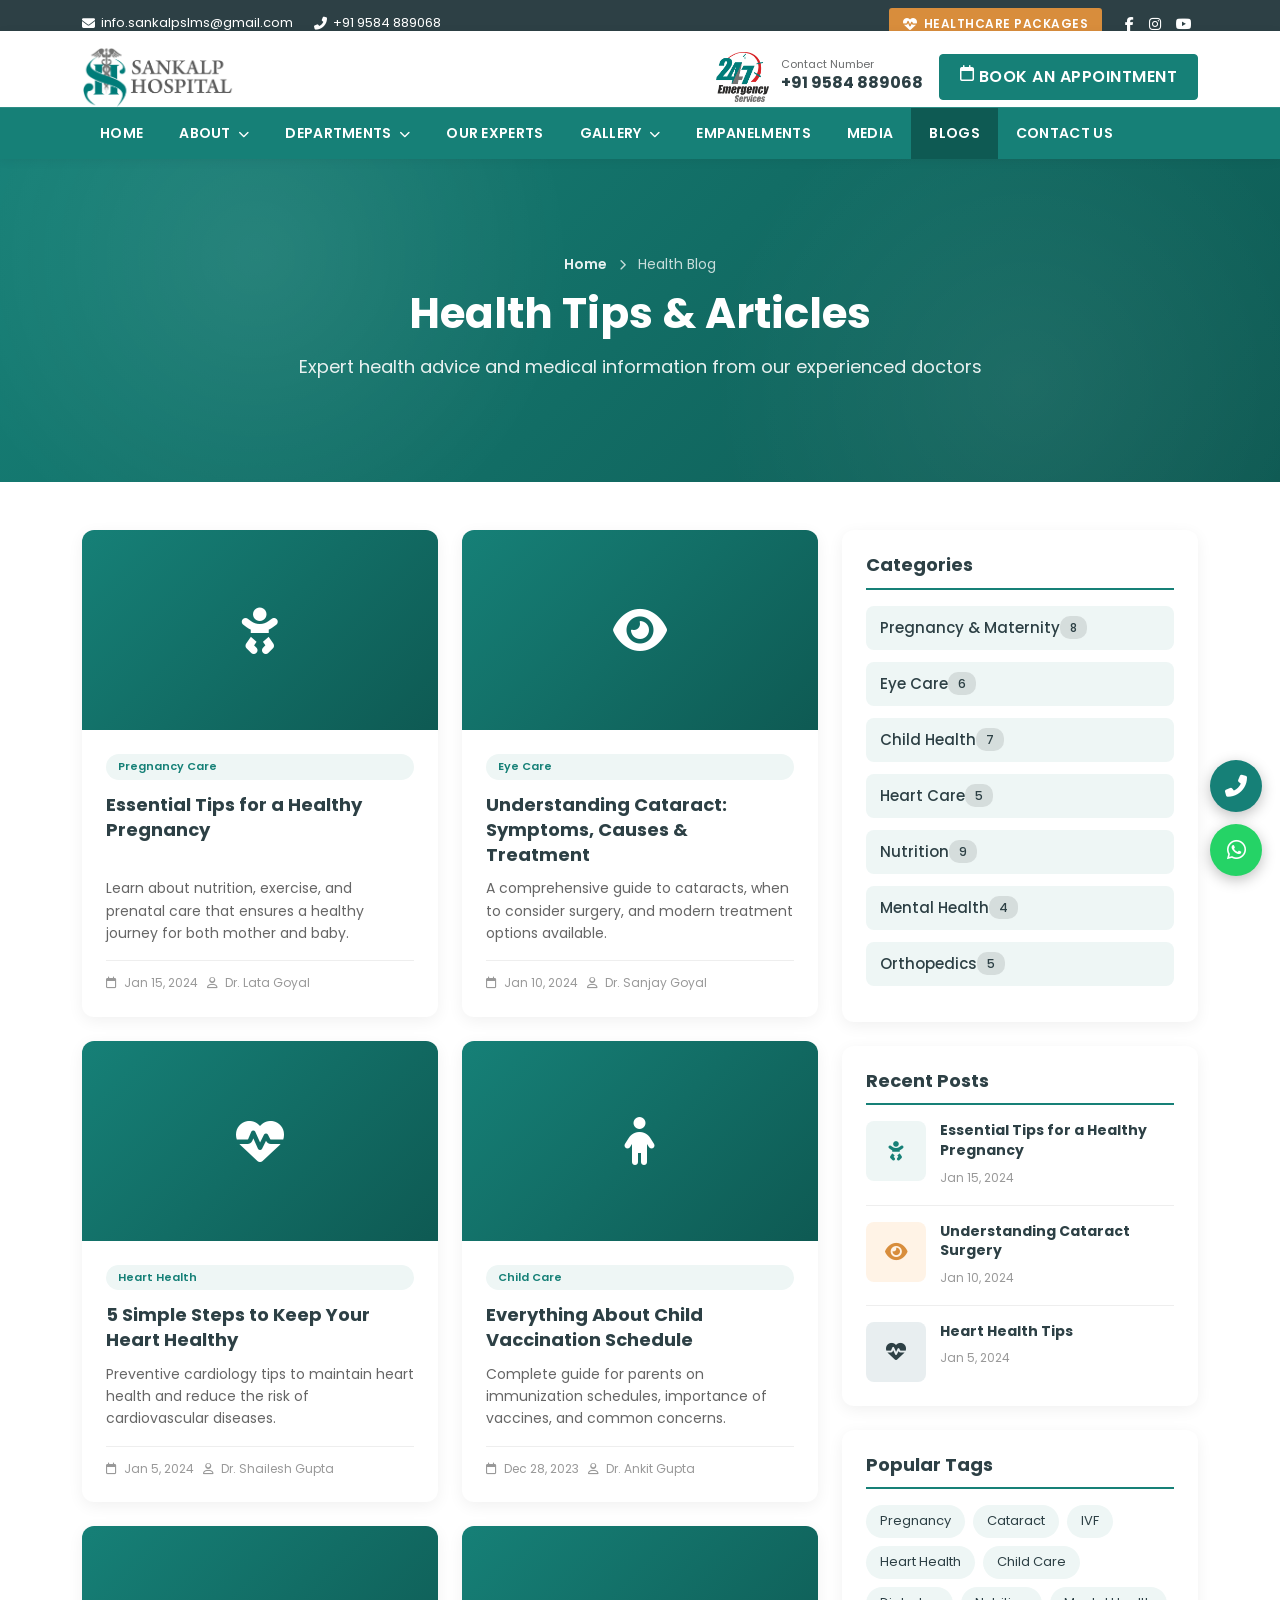
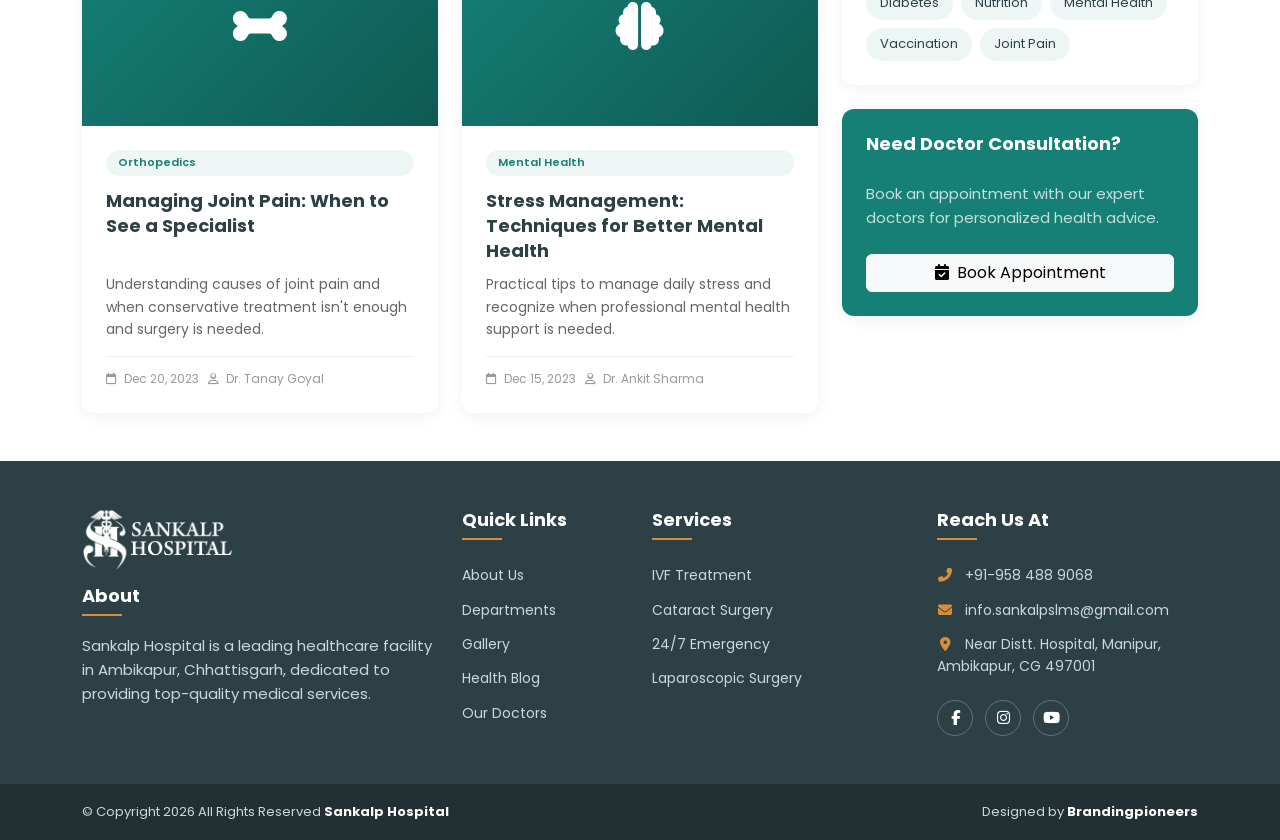
<file: blogs.html>
<!DOCTYPE html>
<html lang="en">
<head>
  <meta charset="UTF-8">
  <meta name="viewport" content="width=device-width, initial-scale=1.0">
  <title>Health Blog | Sankalp Hospital - Expert Health Tips & Articles</title>
  <meta name="description" content="Read expert health tips, medical articles, and healthcare advice from Sankalp Hospital doctors.">
  <link rel="icon" href="assets/img/logo.png">
  <link href="https://cdn.jsdelivr.net/npm/bootstrap@5.3.3/dist/css/bootstrap.min.css" rel="stylesheet">
  <link href="https://cdnjs.cloudflare.com/ajax/libs/font-awesome/6.5.0/css/all.min.css" rel="stylesheet">
  <link href="https://fonts.googleapis.com/css2?family=Poppins:wght@300;400;500;600;700;800&family=Roboto:wght@400;500;700&display=swap" rel="stylesheet">
  <link href="assets/css/style.css" rel="stylesheet">
  <style>
    .page-hero{background:linear-gradient(135deg,var(--primary) 0%,var(--primary-dark) 100%);color:#fff;padding:80px 0 100px;text-align:center;position:relative;overflow:hidden}
    .page-hero::before{content:"";position:absolute;inset:0;background-image:radial-gradient(circle at 20% 30%,rgba(255,255,255,.08) 0,transparent 30%),radial-gradient(circle at 80% 70%,rgba(255,255,255,.06) 0,transparent 30%);pointer-events:none}
    .page-hero .breadcrumbs{position:relative;z-index:1;color:rgba(255,255,255,.85);font-size:14px;margin-bottom:14px}
    .page-hero .breadcrumbs a{color:#fff;font-weight:600}
    .page-hero h1{color:#fff;font-size:42px;font-weight:700;position:relative;z-index:1}
    .page-hero p{position:relative;z-index:1;max-width:700px;margin:14px auto 0;font-size:18px;opacity:.9}
    .blog-card{background:#fff;border-radius:12px;overflow:hidden;box-shadow:0 4px 16px rgba(0,0,0,.06);transition:transform .3s;height:100%;display:flex;flex-direction:column}
    .blog-card:hover{transform:translateY(-6px)}
    .blog-img{height:200px;background:linear-gradient(135deg,var(--primary),var(--primary-dark));display:flex;align-items:center;justify-content:center;color:#fff;font-size:48px;flex-shrink:0}
    .blog-card:nth-child(2) .blog-img{background:linear-gradient(135deg,var(--accent),#c67b30)}
    .blog-card:nth-child(3) .blog-img{background:linear-gradient(135deg,var(--dark),#1a2629)}
    .blog-card:nth-child(4) .blog-img{background:linear-gradient(135deg,var(--primary-light),var(--primary))}
    .blog-card:nth-child(5) .blog-img{background:linear-gradient(135deg,var(--primary),var(--primary-dark))}
    .blog-card:nth-child(6) .blog-img{background:linear-gradient(135deg,var(--accent),#c67b30)}
    .blog-body{flex-grow:1;padding:24px;display:flex;flex-direction:column}
    .blog-category{display:inline-block;background:var(--bg-soft);color:var(--primary);padding:4px 12px;border-radius:20px;font-size:11px;font-weight:600;margin-bottom:12px}
    .blog-body h3{font-size:18px;margin-bottom:10px;line-height:1.4;flex-grow:1}
    .blog-body h3 a{color:var(--dark)}
    .blog-body h3 a:hover{color:var(--primary)}
    .blog-body p{color:#666;font-size:14px;margin-bottom:16px}
    .blog-meta{font-size:12px;color:#999;margin-top:auto;padding-top:12px;border-top:1px solid #eee}
    .blog-meta i{margin-right:4px}
    .sidebar-widget{background:#fff;border-radius:12px;padding:24px;box-shadow:0 4px 16px rgba(0,0,0,.06);margin-bottom:24px}
    .sidebar-widget h4{font-size:18px;margin-bottom:16px;padding-bottom:12px;border-bottom:2px solid var(--primary)}
    .categories-list{list-style:none;padding:0;margin:0}
    .categories-list li{margin-bottom:12px}
    .categories-list li a{display:flex;justify-content-between;align-items:center;padding:10px 14px;background:var(--bg-soft);border-radius:8px;color:var(--dark);font-weight:500;transition:all .25s}
    .categories-list li a:hover{background:var(--primary);color:#fff}
    .categories-list li a span{background:rgba(0,0,0,.1);padding:2px 10px;border-radius:10px;font-size:12px}
    .recent-post{display:flex;gap:14px;margin-bottom:16px;padding-bottom:16px;border-bottom:1px solid #eee}
    .recent-post:last-child{border-bottom:none;margin-bottom:0;padding-bottom:0}
    .recent-post-icon{width:60px;height:60px;background:var(--bg-soft);border-radius:8px;display:flex;align-items:center;justify-content:center;color:var(--primary);font-size:20px;flex-shrink:0}
    .recent-post h5{font-size:14px;margin-bottom:4px;line-height:1.4}
    .recent-post h5 a{color:var(--dark)}
    .recent-post h5 a:hover{color:var(--primary)}
    .recent-post span{font-size:12px;color:#999}
    .popular-tags{display:flex;flex-wrap:wrap;gap:8px}
    .popular-tags a{display:inline-block;padding:6px 14px;background:var(--bg-soft);color:var(--dark);border-radius:20px;font-size:13px;transition:all .25s}
    .popular-tags a:hover{background:var(--primary);color:#fff}
    @media (max-width:767px){
      .page-hero{padding:60px 0 80px}
      .page-hero h1{font-size:28px}
    }
  </style>
</head>
<body>

<!-- TOP BAR -->
<div class="top-bar d-none d-lg-block">
  <div class="container">
    <div class="d-flex justify-content-between align-items-center">
      <div class="top-bar-info">
        <a href="mailto:info.sankalpslms@gmail.com"><i class="fas fa-envelope"></i> info.sankalpslms@gmail.com</a>
        <a href="tel:+919584889068"><i class="fas fa-phone-alt"></i> +91 9584 889068</a>
      </div>
      <div class="top-bar-actions">
        <a href="#" class="btn-pkg"><i class="fas fa-heartbeat"></i> HEALTHCARE PACKAGES</a>
        <a href="https://www.facebook.com/sankalphospitals/" target="_blank" aria-label="Facebook"><i class="fab fa-facebook-f"></i></a>
        <a href="https://www.instagram.com/sankalphospitals/" target="_blank" aria-label="Instagram"><i class="fab fa-instagram"></i></a>
        <a href="https://www.youtube.com/channel/UCWGjgpakHsg7z4qMbXBSK_w" target="_blank" aria-label="YouTube"><i class="fab fa-youtube"></i></a>
      </div>
    </div>
  </div>
</div>

<!-- HEADER -->
<header class="site-header sticky-top">
  <div class="container">
    <div class="row align-items-center g-3">
      <div class="col-lg-3 col-6">
        <a href="index.html" class="brand"><img src="assets/img/logo.png" alt="Sankalp Hospital" class="brand-logo"></a>
      </div>
      <div class="col-lg-9 col-6 d-flex justify-content-end align-items-center gap-3">
        <div class="header-info d-none d-xl-flex align-items-center">
          <img src="assets/img/emergency-247.png" alt="24/7" class="emergency-img">
          <div>
            <small>Contact Number</small>
            <p>+91 9584 889068</p>
          </div>
        </div>
        <a href="index.html#appointment" class="btn btn-primary d-none d-md-inline-flex"><i class="far fa-calendar"></i> &nbsp;BOOK AN APPOINTMENT</a>
        <button class="navbar-toggler d-lg-none" type="button" data-bs-toggle="offcanvas" data-bs-target="#mobileNav">
          <i class="fas fa-bars"></i>
        </button>
      </div>
    </div>
  </div>

  <nav class="main-nav d-none d-lg-block">
    <div class="container">
      <ul class="nav-menu">
        <li><a href="index.html">Home</a></li>
        <li class="has-sub"><a href="about.html">About <i class="fas fa-chevron-down"></i></a>
          <ul class="sub-menu">
            <li><a href="about.html#vision">Vision Mission</a></li>
            <li><a href="about.html#director">Director's Message</a></li>
            <li><a href="about.html#achievements">Achievements</a></li>
            <li><a href="about.html#care">Patients Care</a></li>
            <li><a href="departments.html">Services &amp; Facilities</a></li>
            <li><a href="faq.html">FAQ's</a></li>
            <li><a href="myths-facts.html">Myths &amp; Facts</a></li>
            <li><a href="ivf.html">IUI – IVF – ICSI</a></li>
            <li><a href="glossary.html">Glossary Of Terms</a></li>
          </ul>
        </li>
        <li class="has-sub"><a href="departments.html">Departments <i class="fas fa-chevron-down"></i></a>
          <ul class="sub-menu sub-menu-wide">
            <li><a href="departments.html#ophthalmology">Ophthalmology</a></li>
            <li><a href="departments.html#gynecology">Obstetrics &amp; Gynecology</a></li>
            <li><a href="ivf.html">Assisted Fertility (IVF/ICSI/IUI)</a></li>
            <li><a href="departments.html#surgery">General &amp; Laparoscopic Surgery</a></li>
            <li><a href="departments.html#emergency">Emergency And Trauma Services</a></li>
            <li><a href="departments.html#chemotherapy">Chemotherapy Services</a></li>
          </ul>
        </li>
        <li><a href="index.html#doctors">Our Experts</a></li>
        <li class="has-sub"><a href="gallery.html">Gallery <i class="fas fa-chevron-down"></i></a>
          <ul class="sub-menu">
            <li><a href="gallery.html">Image Gallery</a></li>
            <li><a href="video-gallery.html">Video Gallery</a></li>
          </ul>
        </li>
        <li><a href="empanelments.html">Empanelments</a></li>
        <li><a href="media.html">Media</a></li>
        <li class="active"><a href="blogs.html">Blogs</a></li>
        <li><a href="index.html#contact">Contact Us</a></li>
      </ul>
    </div>
  </nav>
</header>

<!-- MOBILE OFFCANVAS NAV -->
<div class="offcanvas offcanvas-start" id="mobileNav">
  <div class="offcanvas-header">
    <img src="assets/img/logo.png" alt="" style="height:40px">
    <button class="btn-close" data-bs-dismiss="offcanvas"></button>
  </div>
  <div class="offcanvas-body">
    <ul class="mobile-menu">
      <li><a href="index.html">Home</a></li>
      <li><a href="about.html">About</a></li>
      <li><a href="departments.html">Departments</a></li>
      <li><a href="index.html#doctors">Our Experts</a></li>
      <li><a href="gallery.html">Gallery</a></li>
      <li><a href="empanelments.html">Empanelments</a></li>
      <li><a href="media.html">Media</a></li>
      <li><a href="blogs.html">Blogs</a></li>
      <li><a href="index.html#contact">Contact Us</a></li>
    </ul>
    <a href="index.html#appointment" class="btn btn-primary w-100 mt-3" data-bs-dismiss="offcanvas">Book An Appointment</a>
  </div>
</div>

<!-- PAGE HERO -->
<section class="page-hero">
  <div class="container">
    <p class="breadcrumbs"><a href="index.html">Home</a> <i class="fas fa-chevron-right mx-2" style="font-size:11px"></i> Health Blog</p>
    <h1>Health Tips &amp; Articles</h1>
    <p>Expert health advice and medical information from our experienced doctors</p>
  </div>
</section>

<!-- BLOG GRID -->
<section class="py-5">
  <div class="container">
    <div class="row g-4">
      <div class="col-lg-8">
        <div class="row g-4">
          <div class="col-md-6">
            <div class="blog-card">
              <div class="blog-img"><i class="fas fa-baby"></i></div>
              <div class="blog-body">
                <span class="blog-category">Pregnancy Care</span>
                <h3><a href="blog-pregnancy-tips.html">Essential Tips for a Healthy Pregnancy</a></h3>
                <p>Learn about nutrition, exercise, and prenatal care that ensures a healthy journey for both mother and baby.</p>
                <div class="blog-meta"><i class="far fa-calendar"></i> Jan 15, 2024 &nbsp; <i class="far fa-user"></i> Dr. Lata Goyal</div>
              </div>
            </div>
          </div>
          <div class="col-md-6">
            <div class="blog-card">
              <div class="blog-img"><i class="fas fa-eye"></i></div>
              <div class="blog-body">
                <span class="blog-category">Eye Care</span>
                <h3><a href="blog-cataract.html">Understanding Cataract: Symptoms, Causes & Treatment</a></h3>
                <p>A comprehensive guide to cataracts, when to consider surgery, and modern treatment options available.</p>
                <div class="blog-meta"><i class="far fa-calendar"></i> Jan 10, 2024 &nbsp; <i class="far fa-user"></i> Dr. Sanjay Goyal</div>
              </div>
            </div>
          </div>
          <div class="col-md-6">
            <div class="blog-card">
              <div class="blog-img"><i class="fas fa-heartbeat"></i></div>
              <div class="blog-body">
                <span class="blog-category">Heart Health</span>
                <h3><a href="blog-heart-health.html">5 Simple Steps to Keep Your Heart Healthy</a></h3>
                <p>Preventive cardiology tips to maintain heart health and reduce the risk of cardiovascular diseases.</p>
                <div class="blog-meta"><i class="far fa-calendar"></i> Jan 5, 2024 &nbsp; <i class="far fa-user"></i> Dr. Shailesh Gupta</div>
              </div>
            </div>
          </div>
          <div class="col-md-6">
            <div class="blog-card">
              <div class="blog-img"><i class="fas fa-child"></i></div>
              <div class="blog-body">
                <span class="blog-category">Child Care</span>
                <h3><a href="blog-child-vaccination.html">Everything About Child Vaccination Schedule</a></h3>
                <p>Complete guide for parents on immunization schedules, importance of vaccines, and common concerns.</p>
                <div class="blog-meta"><i class="far fa-calendar"></i> Dec 28, 2023 &nbsp; <i class="far fa-user"></i> Dr. Ankit Gupta</div>
              </div>
            </div>
          </div>
          <div class="col-md-6">
            <div class="blog-card">
              <div class="blog-img"><i class="fas fa-bone"></i></div>
              <div class="blog-body">
                <span class="blog-category">Orthopedics</span>
                <h3><a href="blog-joint-pain.html">Managing Joint Pain: When to See a Specialist</a></h3>
                <p>Understanding causes of joint pain and when conservative treatment isn't enough and surgery is needed.</p>
                <div class="blog-meta"><i class="far fa-calendar"></i> Dec 20, 2023 &nbsp; <i class="far fa-user"></i> Dr. Tanay Goyal</div>
              </div>
            </div>
          </div>
          <div class="col-md-6">
            <div class="blog-card">
              <div class="blog-img"><i class="fas fa-brain"></i></div>
              <div class="blog-body">
                <span class="blog-category">Mental Health</span>
                <h3><a href="blog-stress-management.html">Stress Management: Techniques for Better Mental Health</a></h3>
                <p>Practical tips to manage daily stress and recognize when professional mental health support is needed.</p>
                <div class="blog-meta"><i class="far fa-calendar"></i> Dec 15, 2023 &nbsp; <i class="far fa-user"></i> Dr. Ankit Sharma</div>
              </div>
            </div>
          </div>
        </div>
      </div>

      <!-- SIDEBAR -->
      <div class="col-lg-4">
        <div class="sidebar-widget">
          <h4>Categories</h4>
          <ul class="categories-list">
            <li><a href="#">Pregnancy & Maternity <span>8</span></a></li>
            <li><a href="#">Eye Care <span>6</span></a></li>
            <li><a href="#">Child Health <span>7</span></a></li>
            <li><a href="#">Heart Care <span>5</span></a></li>
            <li><a href="#">Nutrition <span>9</span></a></li>
            <li><a href="#">Mental Health <span>4</span></a></li>
            <li><a href="#">Orthopedics <span>5</span></a></li>
          </ul>
        </div>

        <div class="sidebar-widget">
          <h4>Recent Posts</h4>
          <div class="recent-post">
            <div class="recent-post-icon"><i class="fas fa-baby"></i></div>
            <div>
              <h5><a href="blog-pregnancy-tips.html">Essential Tips for a Healthy Pregnancy</a></h5>
              <span>Jan 15, 2024</span>
            </div>
          </div>
          <div class="recent-post">
            <div class="recent-post-icon" style="background:#fff3e6;color:var(--accent)"><i class="fas fa-eye"></i></div>
            <div>
              <h5><a href="blog-cataract.html">Understanding Cataract Surgery</a></h5>
              <span>Jan 10, 2024</span>
            </div>
          </div>
          <div class="recent-post">
            <div class="recent-post-icon" style="background:#e8eef0;color:var(--dark)"><i class="fas fa-heartbeat"></i></div>
            <div>
              <h5><a href="blog-heart-health.html">Heart Health Tips</a></h5>
              <span>Jan 5, 2024</span>
            </div>
          </div>
        </div>

        <div class="sidebar-widget">
          <h4>Popular Tags</h4>
          <div class="popular-tags">
            <a href="#">Pregnancy</a>
            <a href="#">Cataract</a>
            <a href="#">IVF</a>
            <a href="#">Heart Health</a>
            <a href="#">Child Care</a>
            <a href="#">Diabetes</a>
            <a href="#">Nutrition</a>
            <a href="#">Mental Health</a>
            <a href="#">Vaccination</a>
            <a href="#">Joint Pain</a>
          </div>
        </div>

        <div class="sidebar-widget" style="background:var(--primary)">
          <h4 class="text-white border-bottom-0">Need Doctor Consultation?</h4>
          <p class="text-white opacity-75 mb-4">Book an appointment with our expert doctors for personalized health advice.</p>
          <a href="index.html#appointment" class="btn btn-light w-100"><i class="fas fa-calendar-check me-2"></i>Book Appointment</a>
        </div>
      </div>
    </div>
  </div>
</section>

<!-- FOOTER -->
<footer id="contact" class="site-footer">
  <div class="footer-main py-5">
    <div class="container">
      <div class="row g-4">
        <div class="col-md-6 col-lg-4">
          <img src="assets/img/logo-white.png" alt="Sankalp Hospital" class="footer-logo mb-3">
          <h3>About</h3>
          <p>Sankalp Hospital is a leading healthcare facility in Ambikapur, Chhattisgarh, dedicated to providing top-quality medical services.</p>
        </div>
        <div class="col-md-6 col-lg-2">
          <h3>Quick Links</h3>
          <ul class="footer-list">
            <li><a href="about.html">About Us</a></li>
            <li><a href="departments.html">Departments</a></li>
            <li><a href="gallery.html">Gallery</a></li>
            <li><a href="blogs.html">Health Blog</a></li>
            <li><a href="index.html#doctors">Our Doctors</a></li>
          </ul>
        </div>
        <div class="col-md-6 col-lg-3">
          <h3>Services</h3>
          <ul class="footer-list">
            <li><a href="ivf.html">IVF Treatment</a></li>
            <li><a href="departments.html#ophthalmology">Cataract Surgery</a></li>
            <li><a href="departments.html#emergency">24/7 Emergency</a></li>
            <li><a href="departments.html#surgery">Laparoscopic Surgery</a></li>
          </ul>
        </div>
        <div class="col-md-6 col-lg-3">
          <h3>Reach Us At</h3>
          <ul class="footer-list">
            <li><i class="fas fa-phone-alt"></i> <a href="tel:+919584889068">+91-958 488 9068</a></li>
            <li><i class="fas fa-envelope"></i> <a href="mailto:info.sankalpslms@gmail.com">info.sankalpslms@gmail.com</a></li>
            <li><i class="fas fa-map-marker-alt"></i> Near Distt. Hospital, Manipur, Ambikapur, CG 497001</li>
          </ul>
          <div class="social-icons mt-3">
            <a href="https://www.facebook.com/sankalphospitals/" target="_blank"><i class="fab fa-facebook-f"></i></a>
            <a href="https://www.instagram.com/sankalphospitals/" target="_blank"><i class="fab fa-instagram"></i></a>
            <a href="https://www.youtube.com/channel/UCWGjgpakHsg7z4qMbXBSK_w" target="_blank"><i class="fab fa-youtube"></i></a>
          </div>
        </div>
      </div>
    </div>
  </div>
  <div class="footer-bottom">
    <div class="container">
      <div class="d-md-flex justify-content-between align-items-center text-center">
        <p class="mb-0">© Copyright <span id="year"></span> All Rights Reserved <a href="index.html"><strong>Sankalp Hospital</strong></a></p>
        <p class="mb-0">Designed by <a href="https://brandingpioneers.com/" target="_blank"><strong>Brandingpioneers</strong></a></p>
      </div>
    </div>
  </div>
</footer>

<a href="tel:+919584889068" class="float-call" aria-label="Call us"><i class="fas fa-phone-alt"></i></a>
<a href="https://wa.me/919584889068" target="_blank" class="float-wa" aria-label="WhatsApp"><i class="fab fa-whatsapp"></i></a>

<script src="https://cdn.jsdelivr.net/npm/bootstrap@5.3.3/dist/js/bootstrap.bundle.min.js"></script>
<script>
  document.getElementById('year').textContent = new Date().getFullYear();
</script>
</body>
</html>
</file>
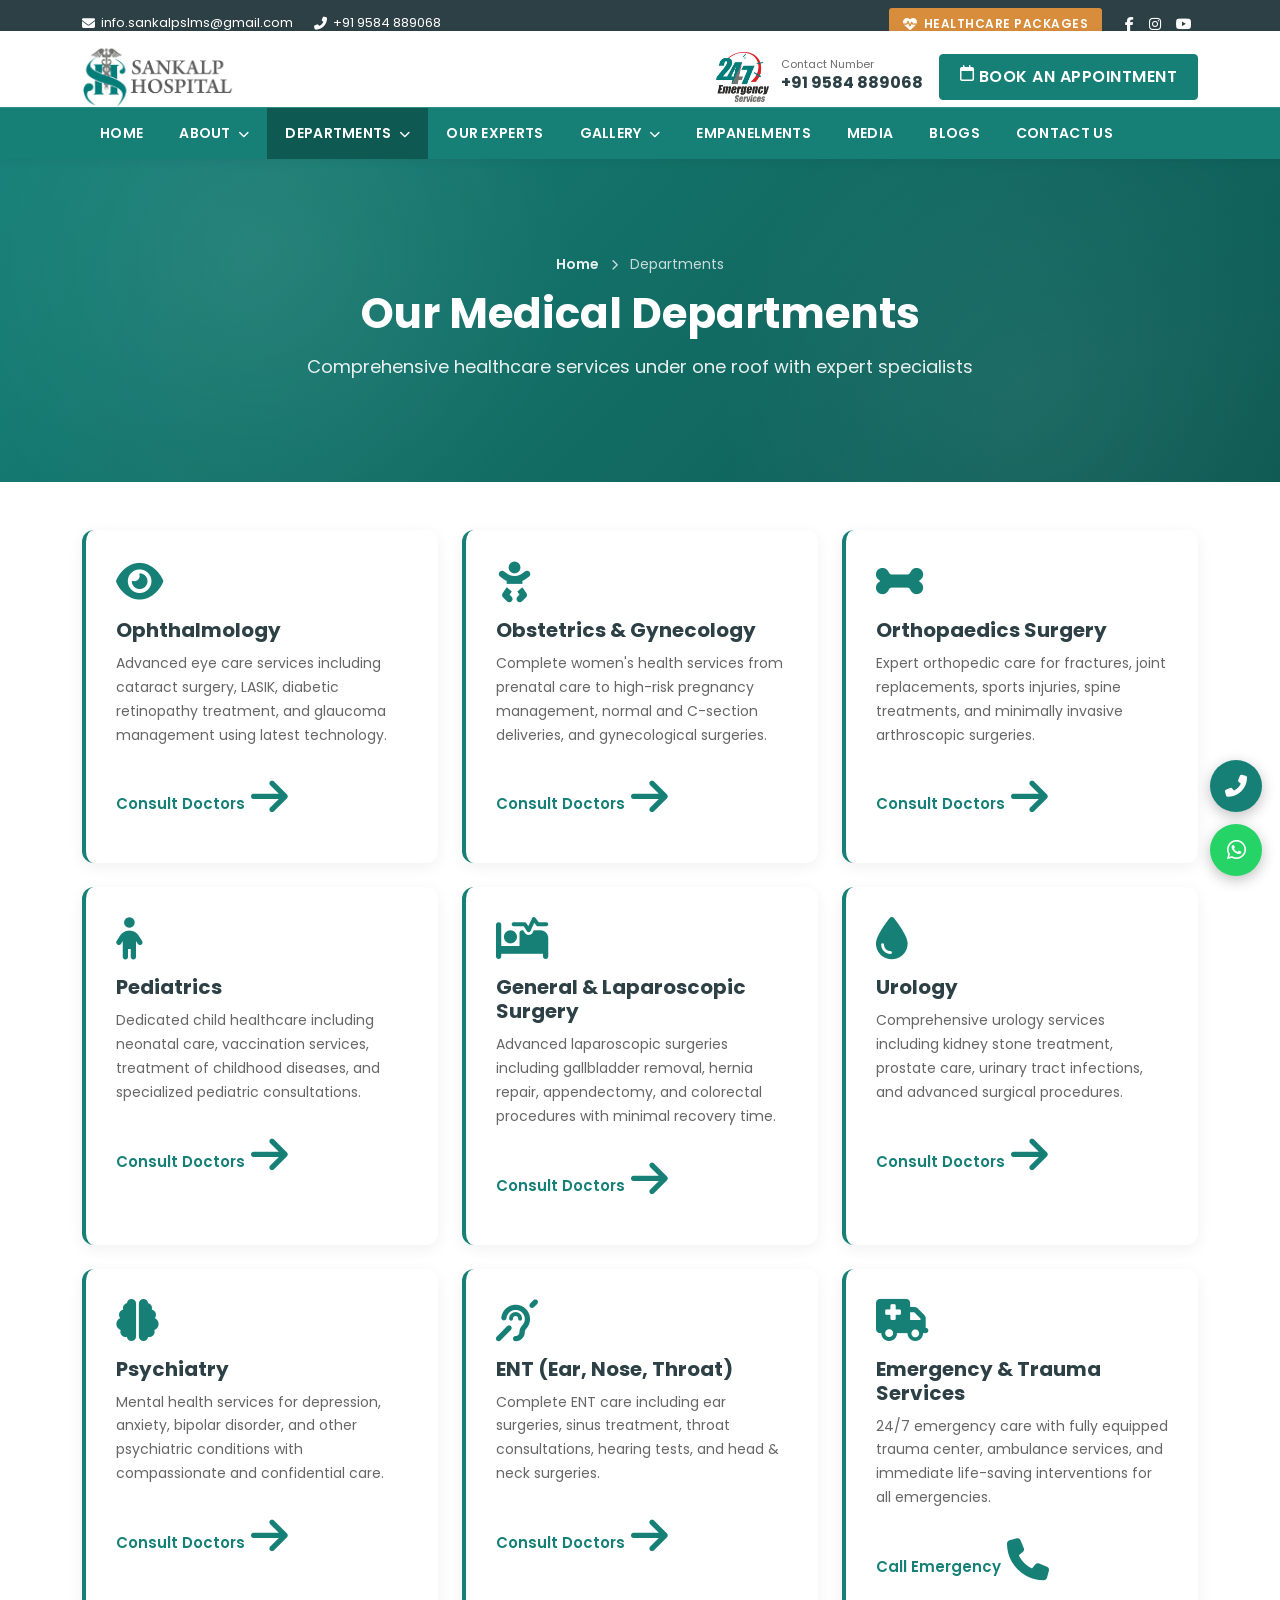
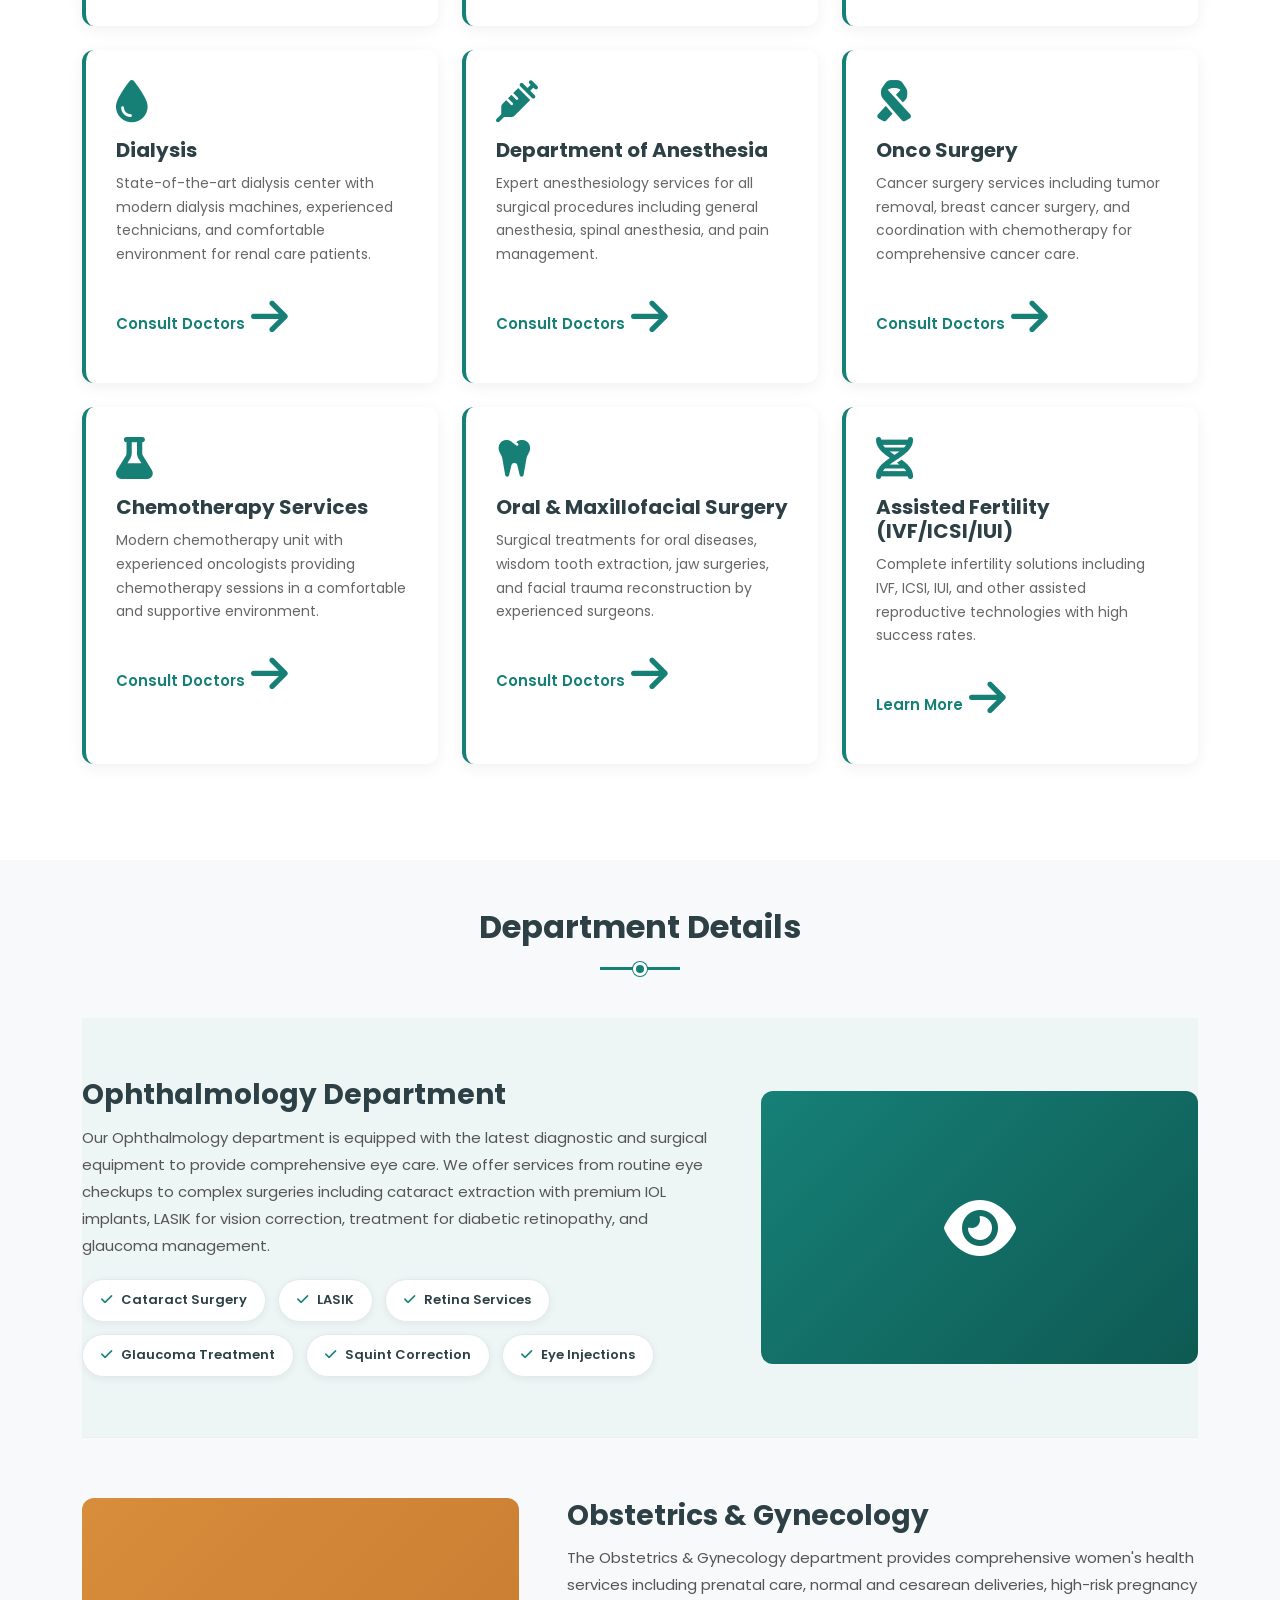
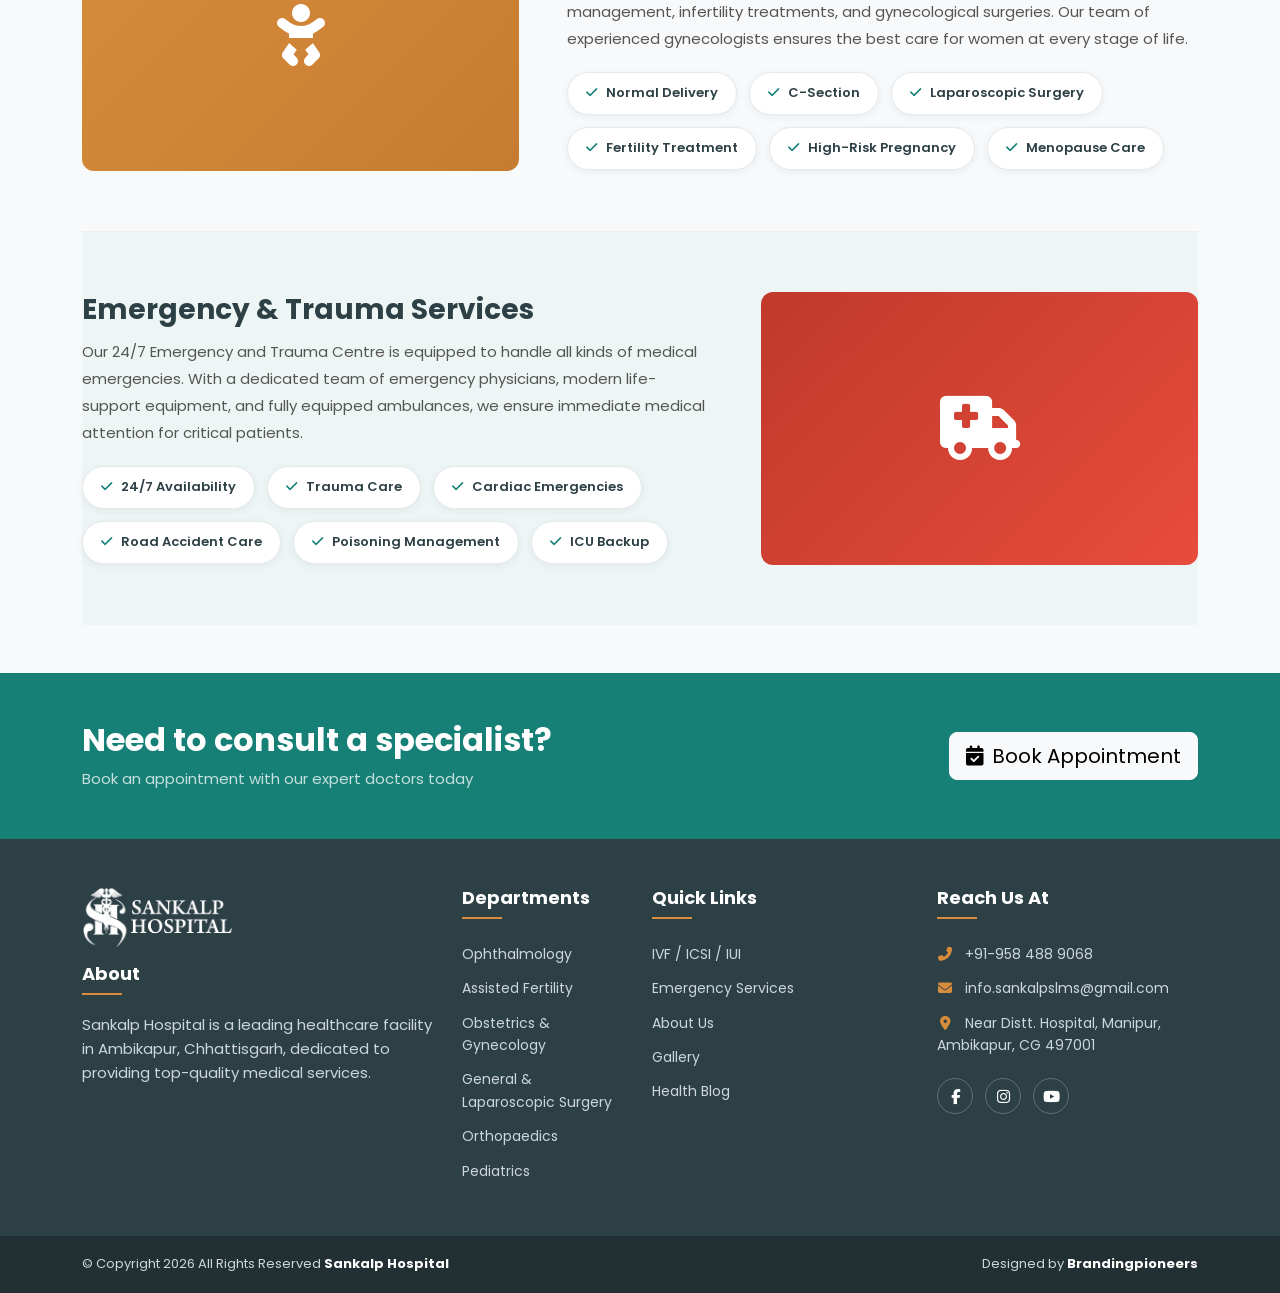
<file: departments.html>
<!DOCTYPE html>
<html lang="en">
<head>
  <meta charset="UTF-8">
  <meta name="viewport" content="width=device-width, initial-scale=1.0">
  <title>Departments | Sankalp Hospital - Best Hospital In Ambikapur</title>
  <meta name="description" content="Explore all medical departments and specialties at Sankalp Hospital - Ophthalmology, IVF, Gynecology, Orthopedics, Pediatrics, and more.">
  <link rel="icon" href="assets/img/logo.png">
  <link href="https://cdn.jsdelivr.net/npm/bootstrap@5.3.3/dist/css/bootstrap.min.css" rel="stylesheet">
  <link href="https://cdnjs.cloudflare.com/ajax/libs/font-awesome/6.5.0/css/all.min.css" rel="stylesheet">
  <link href="https://fonts.googleapis.com/css2?family=Poppins:wght@300;400;500;600;700;800&family=Roboto:wght@400;500;700&display=swap" rel="stylesheet">
  <link href="assets/css/style.css" rel="stylesheet">
  <style>
    .page-hero{background:linear-gradient(135deg,var(--primary) 0%,var(--primary-dark) 100%);color:#fff;padding:80px 0 100px;text-align:center;position:relative;overflow:hidden}
    .page-hero::before{content:"";position:absolute;inset:0;background-image:radial-gradient(circle at 20% 30%,rgba(255,255,255,.08) 0,transparent 30%),radial-gradient(circle at 80% 70%,rgba(255,255,255,.06) 0,transparent 30%);pointer-events:none}
    .page-hero .breadcrumbs{position:relative;z-index:1;color:rgba(255,255,255,.85);font-size:14px;margin-bottom:14px}
    .page-hero .breadcrumbs a{color:#fff;font-weight:600}
    .page-hero h1{color:#fff;font-size:42px;font-weight:700;position:relative;z-index:1}
    .page-hero p{position:relative;z-index:1;max-width:700px;margin:14px auto 0;font-size:18px;opacity:.9}
    .dept-card{background:#fff;border-radius:12px;padding:30px;box-shadow:0 4px 16px rgba(0,0,0,.06);transition:all .3s;height:100%;border-left:4px solid var(--primary)}
    .dept-card:hover{transform:translateY(-6px);box-shadow:0 12px 28px rgba(22,128,119,.15)}
    .dept-card i{font-size:42px;color:var(--primary);margin-bottom:16px}
    .dept-card:hover i{color:var(--accent)}
    .dept-card h3{font-size:20px;margin-bottom:10px}
    .dept-card p{color:#666;font-size:14px;line-height:1.7}
    .dept-card .dept-link{color:var(--primary);font-weight:600;margin-top:12px;display:inline-flex;align-items:center;gap:6px}
    .dept-card .dept-link:hover{color:var(--primary-dark)}
    .dept-section{padding:60px 0;border-bottom:1px solid #eee}
    .dept-section:last-child{border-bottom:none}
    .dept-section:nth-child(even){background:var(--bg-soft)}
    .dept-icon-box{width:80px;height:80px;border-radius:50%;background:linear-gradient(135deg,var(--primary),var(--primary-dark));display:flex;align-items:center;justify-content:center;color:#fff;font-size:32px}
    .dept-content h2{font-size:28px;margin-bottom:12px}
    .dept-content p{color:#555;line-height:1.8;margin-bottom:20px}
    .dept-features{list-style:none;padding:0;margin:0;display:flex;flex-wrap:wrap;gap:12px}
    .dept-features li{background:#fff;padding:10px 18px;border-radius:30px;font-size:13px;font-weight:600;color:var(--dark);box-shadow:0 2px 8px rgba(0,0,0,.06);border:1px solid #e3e9ee}
    .dept-features li i{margin-right:6px;color:var(--primary)}
    .dept-image-placeholder{width:100%;aspect-ratio:16/10;background:linear-gradient(135deg,var(--primary),var(--primary-dark));border-radius:12px;display:flex;align-items:center;justify-content:center;color:#fff;font-size:64px}
    @media (max-width:767px){
      .page-hero{padding:60px 0 80px}
      .page-hero h1{font-size:28px}
      .dept-card{padding:22px}
    }
  </style>
</head>
<body>

<!-- TOP BAR -->
<div class="top-bar d-none d-lg-block">
  <div class="container">
    <div class="d-flex justify-content-between align-items-center">
      <div class="top-bar-info">
        <a href="mailto:info.sankalpslms@gmail.com"><i class="fas fa-envelope"></i> info.sankalpslms@gmail.com</a>
        <a href="tel:+919584889068"><i class="fas fa-phone-alt"></i> +91 9584 889068</a>
      </div>
      <div class="top-bar-actions">
        <a href="#" class="btn-pkg"><i class="fas fa-heartbeat"></i> HEALTHCARE PACKAGES</a>
        <a href="https://www.facebook.com/sankalphospitals/" target="_blank" aria-label="Facebook"><i class="fab fa-facebook-f"></i></a>
        <a href="https://www.instagram.com/sankalphospitals/" target="_blank" aria-label="Instagram"><i class="fab fa-instagram"></i></a>
        <a href="https://www.youtube.com/channel/UCWGjgpakHsg7z4qMbXBSK_w" target="_blank" aria-label="YouTube"><i class="fab fa-youtube"></i></a>
      </div>
    </div>
  </div>
</div>

<!-- HEADER -->
<header class="site-header sticky-top">
  <div class="container">
    <div class="row align-items-center g-3">
      <div class="col-lg-3 col-6">
        <a href="index.html" class="brand"><img src="assets/img/logo.png" alt="Sankalp Hospital" class="brand-logo"></a>
      </div>
      <div class="col-lg-9 col-6 d-flex justify-content-end align-items-center gap-3">
        <div class="header-info d-none d-xl-flex align-items-center">
          <img src="assets/img/emergency-247.png" alt="24/7" class="emergency-img">
          <div>
            <small>Contact Number</small>
            <p>+91 9584 889068</p>
          </div>
        </div>
        <a href="index.html#appointment" class="btn btn-primary d-none d-md-inline-flex"><i class="far fa-calendar"></i> &nbsp;BOOK AN APPOINTMENT</a>
        <button class="navbar-toggler d-lg-none" type="button" data-bs-toggle="offcanvas" data-bs-target="#mobileNav">
          <i class="fas fa-bars"></i>
        </button>
      </div>
    </div>
  </div>

  <nav class="main-nav d-none d-lg-block">
    <div class="container">
      <ul class="nav-menu">
        <li><a href="index.html">Home</a></li>
        <li class="has-sub"><a href="about.html">About <i class="fas fa-chevron-down"></i></a>
          <ul class="sub-menu">
            <li><a href="about.html#vision">Vision Mission</a></li>
            <li><a href="about.html#director">Director's Message</a></li>
            <li><a href="about.html#achievements">Achievements</a></li>
            <li><a href="about.html#care">Patients Care</a></li>
            <li><a href="departments.html">Services &amp; Facilities</a></li>
            <li><a href="faq.html">FAQ's</a></li>
            <li><a href="myths-facts.html">Myths &amp; Facts</a></li>
            <li><a href="ivf.html">IUI – IVF – ICSI</a></li>
            <li><a href="glossary.html">Glossary Of Terms</a></li>
          </ul>
        </li>
        <li class="active has-sub"><a href="departments.html">Departments <i class="fas fa-chevron-down"></i></a>
          <ul class="sub-menu sub-menu-wide">
            <li><a href="#ophthalmology">Ophthalmology</a></li>
            <li><a href="#urology">Urology</a></li>
            <li><a href="#psychiatry">Psychiatry</a></li>
            <li><a href="#pediatrics">Pediatrics</a></li>
            <li><a href="#dialysis">Dialysis</a></li>
            <li><a href="#gynecology">Obstetrics &amp; Gynecology</a></li>
            <li><a href="#orthopaedics">Orthopaedics Surgery</a></li>
            <li><a href="ivf.html">Assisted Fertility (IVF/ICSI/IUI)</a></li>
            <li><a href="#surgery">General &amp; Laparoscopic Surgery</a></li>
            <li><a href="#emergency">Emergency And Trauma Services</a></li>
            <li><a href="#chemotherapy">Chemotherapy Services</a></li>
            <li><a href="#anesthesia">Department of Anesthesia</a></li>
            <li><a href="#onco">Onco Surgery</a></li>
            <li><a href="#oral">Oral and Maxillofacial Surgery</a></li>
            <li><a href="#ent">ENT</a></li>
          </ul>
        </li>
        <li><a href="index.html#doctors">Our Experts</a></li>
        <li class="has-sub"><a href="gallery.html">Gallery <i class="fas fa-chevron-down"></i></a>
          <ul class="sub-menu">
            <li><a href="gallery.html">Image Gallery</a></li>
            <li><a href="video-gallery.html">Video Gallery</a></li>
          </ul>
        </li>
        <li><a href="empanelments.html">Empanelments</a></li>
        <li><a href="media.html">Media</a></li>
        <li><a href="blogs.html">Blogs</a></li>
        <li><a href="index.html#contact">Contact Us</a></li>
      </ul>
    </div>
  </nav>
</header>

<!-- MOBILE OFFCANVAS NAV -->
<div class="offcanvas offcanvas-start" id="mobileNav">
  <div class="offcanvas-header">
    <img src="assets/img/logo.png" alt="" style="height:40px">
    <button class="btn-close" data-bs-dismiss="offcanvas"></button>
  </div>
  <div class="offcanvas-body">
    <ul class="mobile-menu">
      <li><a href="index.html">Home</a></li>
      <li><a href="about.html">About</a></li>
      <li><a href="departments.html">Departments</a></li>
      <li><a href="index.html#doctors">Our Experts</a></li>
      <li><a href="gallery.html">Gallery</a></li>
      <li><a href="empanelments.html">Empanelments</a></li>
      <li><a href="media.html">Media</a></li>
      <li><a href="blogs.html">Blogs</a></li>
      <li><a href="index.html#contact">Contact Us</a></li>
    </ul>
    <a href="index.html#appointment" class="btn btn-primary w-100 mt-3" data-bs-dismiss="offcanvas">Book An Appointment</a>
  </div>
</div>

<!-- PAGE HERO -->
<section class="page-hero">
  <div class="container">
    <p class="breadcrumbs"><a href="index.html">Home</a> <i class="fas fa-chevron-right mx-2" style="font-size:11px"></i> Departments</p>
    <h1>Our Medical Departments</h1>
    <p>Comprehensive healthcare services under one roof with expert specialists</p>
  </div>
</section>

<!-- DEPARTMENTS GRID -->
<section class="py-5">
  <div class="container">
    <div class="row g-4 mb-5">
      <div class="col-md-6 col-lg-4">
        <div class="dept-card" id="ophthalmology">
          <i class="fas fa-eye"></i>
          <h3>Ophthalmology</h3>
          <p>Advanced eye care services including cataract surgery, LASIK, diabetic retinopathy treatment, and glaucoma management using latest technology.</p>
          <a href="index.html#doctors" class="dept-link">Consult Doctors <i class="fas fa-arrow-right"></i></a>
        </div>
      </div>
      <div class="col-md-6 col-lg-4">
        <div class="dept-card" id="gynecology">
          <i class="fas fa-baby"></i>
          <h3>Obstetrics &amp; Gynecology</h3>
          <p>Complete women's health services from prenatal care to high-risk pregnancy management, normal and C-section deliveries, and gynecological surgeries.</p>
          <a href="index.html#doctors" class="dept-link">Consult Doctors <i class="fas fa-arrow-right"></i></a>
        </div>
      </div>
      <div class="col-md-6 col-lg-4">
        <div class="dept-card" id="orthopaedics">
          <i class="fas fa-bone"></i>
          <h3>Orthopaedics Surgery</h3>
          <p>Expert orthopedic care for fractures, joint replacements, sports injuries, spine treatments, and minimally invasive arthroscopic surgeries.</p>
          <a href="index.html#doctors" class="dept-link">Consult Doctors <i class="fas fa-arrow-right"></i></a>
        </div>
      </div>
      <div class="col-md-6 col-lg-4">
        <div class="dept-card" id="pediatrics">
          <i class="fas fa-child"></i>
          <h3>Pediatrics</h3>
          <p>Dedicated child healthcare including neonatal care, vaccination services, treatment of childhood diseases, and specialized pediatric consultations.</p>
          <a href="index.html#doctors" class="dept-link">Consult Doctors <i class="fas fa-arrow-right"></i></a>
        </div>
      </div>
      <div class="col-md-6 col-lg-4">
        <div class="dept-card" id="surgery">
          <i class="fas fa-procedures"></i>
          <h3>General &amp; Laparoscopic Surgery</h3>
          <p>Advanced laparoscopic surgeries including gallbladder removal, hernia repair, appendectomy, and colorectal procedures with minimal recovery time.</p>
          <a href="index.html#doctors" class="dept-link">Consult Doctors <i class="fas fa-arrow-right"></i></a>
        </div>
      </div>
      <div class="col-md-6 col-lg-4">
        <div class="dept-card" id="urology">
          <i class="fas fa-tint"></i>
          <h3>Urology</h3>
          <p>Comprehensive urology services including kidney stone treatment, prostate care, urinary tract infections, and advanced surgical procedures.</p>
          <a href="index.html#doctors" class="dept-link">Consult Doctors <i class="fas fa-arrow-right"></i></a>
        </div>
      </div>
      <div class="col-md-6 col-lg-4">
        <div class="dept-card" id="psychiatry">
          <i class="fas fa-brain"></i>
          <h3>Psychiatry</h3>
          <p>Mental health services for depression, anxiety, bipolar disorder, and other psychiatric conditions with compassionate and confidential care.</p>
          <a href="index.html#doctors" class="dept-link">Consult Doctors <i class="fas fa-arrow-right"></i></a>
        </div>
      </div>
      <div class="col-md-6 col-lg-4">
        <div class="dept-card" id="ent">
          <i class="fas fa-deaf"></i>
          <h3>ENT (Ear, Nose, Throat)</h3>
          <p>Complete ENT care including ear surgeries, sinus treatment, throat consultations, hearing tests, and head & neck surgeries.</p>
          <a href="index.html#doctors" class="dept-link">Consult Doctors <i class="fas fa-arrow-right"></i></a>
        </div>
      </div>
      <div class="col-md-6 col-lg-4">
        <div class="dept-card" id="emergency">
          <i class="fas fa-ambulance"></i>
          <h3>Emergency &amp; Trauma Services</h3>
          <p>24/7 emergency care with fully equipped trauma center, ambulance services, and immediate life-saving interventions for all emergencies.</p>
          <a href="tel:+919584889068" class="dept-link">Call Emergency <i class="fas fa-phone"></i></a>
        </div>
      </div>
      <div class="col-md-6 col-lg-4">
        <div class="dept-card" id="dialysis">
          <i class="fas fa-tint"></i>
          <h3>Dialysis</h3>
          <p>State-of-the-art dialysis center with modern dialysis machines, experienced technicians, and comfortable environment for renal care patients.</p>
          <a href="index.html#doctors" class="dept-link">Consult Doctors <i class="fas fa-arrow-right"></i></a>
        </div>
      </div>
      <div class="col-md-6 col-lg-4">
        <div class="dept-card" id="anesthesia">
          <i class="fas fa-syringe"></i>
          <h3>Department of Anesthesia</h3>
          <p>Expert anesthesiology services for all surgical procedures including general anesthesia, spinal anesthesia, and pain management.</p>
          <a href="index.html#doctors" class="dept-link">Consult Doctors <i class="fas fa-arrow-right"></i></a>
        </div>
      </div>
      <div class="col-md-6 col-lg-4">
        <div class="dept-card" id="onco">
          <i class="fas fa-ribbon"></i>
          <h3>Onco Surgery</h3>
          <p>Cancer surgery services including tumor removal, breast cancer surgery, and coordination with chemotherapy for comprehensive cancer care.</p>
          <a href="index.html#doctors" class="dept-link">Consult Doctors <i class="fas fa-arrow-right"></i></a>
        </div>
      </div>
      <div class="col-md-6 col-lg-4">
        <div class="dept-card" id="chemotherapy">
          <i class="fas fa-flask"></i>
          <h3>Chemotherapy Services</h3>
          <p>Modern chemotherapy unit with experienced oncologists providing chemotherapy sessions in a comfortable and supportive environment.</p>
          <a href="index.html#doctors" class="dept-link">Consult Doctors <i class="fas fa-arrow-right"></i></a>
        </div>
      </div>
      <div class="col-md-6 col-lg-4">
        <div class="dept-card" id="oral">
          <i class="fas fa-tooth"></i>
          <h3>Oral &amp; Maxillofacial Surgery</h3>
          <p>Surgical treatments for oral diseases, wisdom tooth extraction, jaw surgeries, and facial trauma reconstruction by experienced surgeons.</p>
          <a href="index.html#doctors" class="dept-link">Consult Doctors <i class="fas fa-arrow-right"></i></a>
        </div>
      </div>
      <div class="col-md-6 col-lg-4">
        <div class="dept-card" id="ivf">
          <i class="fas fa-dna"></i>
          <h3>Assisted Fertility (IVF/ICSI/IUI)</h3>
          <p>Complete infertility solutions including IVF, ICSI, IUI, and other assisted reproductive technologies with high success rates.</p>
          <a href="ivf.html" class="dept-link">Learn More <i class="fas fa-arrow-right"></i></a>
        </div>
      </div>
    </div>
  </div>
</section>

<!-- DETAILED SECTIONS -->
<section class="py-5 bg-light">
  <div class="container">
    <div class="text-center mb-5">
      <h2 class="section-title">Department Details</h2>
      <span class="section-divider"></span>
    </div>

    <div class="dept-section" id="ophthalmology-detail">
      <div class="row align-items-center g-5">
        <div class="col-lg-7">
          <div class="dept-content">
            <h2>Ophthalmology Department</h2>
            <p>Our Ophthalmology department is equipped with the latest diagnostic and surgical equipment to provide comprehensive eye care. We offer services from routine eye checkups to complex surgeries including cataract extraction with premium IOL implants, LASIK for vision correction, treatment for diabetic retinopathy, and glaucoma management.</p>
            <ul class="dept-features">
              <li><i class="fas fa-check"></i> Cataract Surgery</li>
              <li><i class="fas fa-check"></i> LASIK</li>
              <li><i class="fas fa-check"></i> Retina Services</li>
              <li><i class="fas fa-check"></i> Glaucoma Treatment</li>
              <li><i class="fas fa-check"></i> Squint Correction</li>
              <li><i class="fas fa-check"></i> Eye Injections</li>
            </ul>
          </div>
        </div>
        <div class="col-lg-5">
          <div class="dept-image-placeholder"><i class="fas fa-eye"></i></div>
        </div>
      </div>
    </div>

    <div class="dept-section" id="gynecology-detail">
      <div class="row align-items-center g-5 flex-lg-row-reverse">
        <div class="col-lg-7">
          <div class="dept-content">
            <h2>Obstetrics &amp; Gynecology</h2>
            <p>The Obstetrics & Gynecology department provides comprehensive women's health services including prenatal care, normal and cesarean deliveries, high-risk pregnancy management, infertility treatments, and gynecological surgeries. Our team of experienced gynecologists ensures the best care for women at every stage of life.</p>
            <ul class="dept-features">
              <li><i class="fas fa-check"></i> Normal Delivery</li>
              <li><i class="fas fa-check"></i> C-Section</li>
              <li><i class="fas fa-check"></i> Laparoscopic Surgery</li>
              <li><i class="fas fa-check"></i> Fertility Treatment</li>
              <li><i class="fas fa-check"></i> High-Risk Pregnancy</li>
              <li><i class="fas fa-check"></i> Menopause Care</li>
            </ul>
          </div>
        </div>
        <div class="col-lg-5">
          <div class="dept-image-placeholder" style="background:linear-gradient(135deg,var(--accent),#c67b30)"><i class="fas fa-baby"></i></div>
        </div>
      </div>
    </div>

    <div class="dept-section" id="emergency-detail">
      <div class="row align-items-center g-5">
        <div class="col-lg-7">
          <div class="dept-content">
            <h2>Emergency &amp; Trauma Services</h2>
            <p>Our 24/7 Emergency and Trauma Centre is equipped to handle all kinds of medical emergencies. With a dedicated team of emergency physicians, modern life-support equipment, and fully equipped ambulances, we ensure immediate medical attention for critical patients.</p>
            <ul class="dept-features">
              <li><i class="fas fa-check"></i> 24/7 Availability</li>
              <li><i class="fas fa-check"></i> Trauma Care</li>
              <li><i class="fas fa-check"></i> Cardiac Emergencies</li>
              <li><i class="fas fa-check"></i> Road Accident Care</li>
              <li><i class="fas fa-check"></i> Poisoning Management</li>
              <li><i class="fas fa-check"></i> ICU Backup</li>
            </ul>
          </div>
        </div>
        <div class="col-lg-5">
          <div class="dept-image-placeholder" style="background:linear-gradient(135deg,#c0392b,#e74c3c)"><i class="fas fa-ambulance"></i></div>
        </div>
      </div>
    </div>
  </div>
</section>

<!-- CTA -->
<section class="py-5" style="background:var(--primary)">
  <div class="container">
    <div class="row align-items-center">
      <div class="col-md-8">
        <h2 class="text-white mb-2">Need to consult a specialist?</h2>
        <p class="text-white opacity-75 mb-0">Book an appointment with our expert doctors today</p>
      </div>
      <div class="col-md-4 text-md-end mt-3 mt-md-0">
        <a href="index.html#appointment" class="btn btn-light btn-lg"><i class="fas fa-calendar-check me-2"></i>Book Appointment</a>
      </div>
    </div>
  </div>
</section>

<!-- FOOTER -->
<footer id="contact" class="site-footer">
  <div class="footer-main py-5">
    <div class="container">
      <div class="row g-4">
        <div class="col-md-6 col-lg-4">
          <img src="assets/img/logo-white.png" alt="Sankalp Hospital" class="footer-logo mb-3">
          <h3>About</h3>
          <p>Sankalp Hospital is a leading healthcare facility in Ambikapur, Chhattisgarh, dedicated to providing top-quality medical services.</p>
        </div>
        <div class="col-md-6 col-lg-2">
          <h3>Departments</h3>
          <ul class="footer-list">
            <li><a href="#ophthalmology">Ophthalmology</a></li>
            <li><a href="ivf.html">Assisted Fertility</a></li>
            <li><a href="#gynecology">Obstetrics &amp; Gynecology</a></li>
            <li><a href="#surgery">General &amp; Laparoscopic Surgery</a></li>
            <li><a href="#orthopaedics">Orthopaedics</a></li>
            <li><a href="#pediatrics">Pediatrics</a></li>
          </ul>
        </div>
        <div class="col-md-6 col-lg-3">
          <h3>Quick Links</h3>
          <ul class="footer-list">
            <li><a href="ivf.html">IVF / ICSI / IUI</a></li>
            <li><a href="#emergency">Emergency Services</a></li>
            <li><a href="about.html">About Us</a></li>
            <li><a href="gallery.html">Gallery</a></li>
            <li><a href="blogs.html">Health Blog</a></li>
          </ul>
        </div>
        <div class="col-md-6 col-lg-3">
          <h3>Reach Us At</h3>
          <ul class="footer-list">
            <li><i class="fas fa-phone-alt"></i> <a href="tel:+919584889068">+91-958 488 9068</a></li>
            <li><i class="fas fa-envelope"></i> <a href="mailto:info.sankalpslms@gmail.com">info.sankalpslms@gmail.com</a></li>
            <li><i class="fas fa-map-marker-alt"></i> Near Distt. Hospital, Manipur, Ambikapur, CG 497001</li>
          </ul>
          <div class="social-icons mt-3">
            <a href="https://www.facebook.com/sankalphospitals/" target="_blank"><i class="fab fa-facebook-f"></i></a>
            <a href="https://www.instagram.com/sankalphospitals/" target="_blank"><i class="fab fa-instagram"></i></a>
            <a href="https://www.youtube.com/channel/UCWGjgpakHsg7z4qMbXBSK_w" target="_blank"><i class="fab fa-youtube"></i></a>
          </div>
        </div>
      </div>
    </div>
  </div>
  <div class="footer-bottom">
    <div class="container">
      <div class="d-md-flex justify-content-between align-items-center text-center">
        <p class="mb-0">© Copyright <span id="year"></span> All Rights Reserved <a href="index.html"><strong>Sankalp Hospital</strong></a></p>
        <p class="mb-0">Designed by <a href="https://brandingpioneers.com/" target="_blank"><strong>Brandingpioneers</strong></a></p>
      </div>
    </div>
  </div>
</footer>

<a href="tel:+919584889068" class="float-call" aria-label="Call us"><i class="fas fa-phone-alt"></i></a>
<a href="https://wa.me/919584889068" target="_blank" class="float-wa" aria-label="WhatsApp"><i class="fab fa-whatsapp"></i></a>

<script src="https://cdn.jsdelivr.net/npm/bootstrap@5.3.3/dist/js/bootstrap.bundle.min.js"></script>
<script>
  document.getElementById('year').textContent = new Date().getFullYear();
</script>
</body>
</html>
</file>
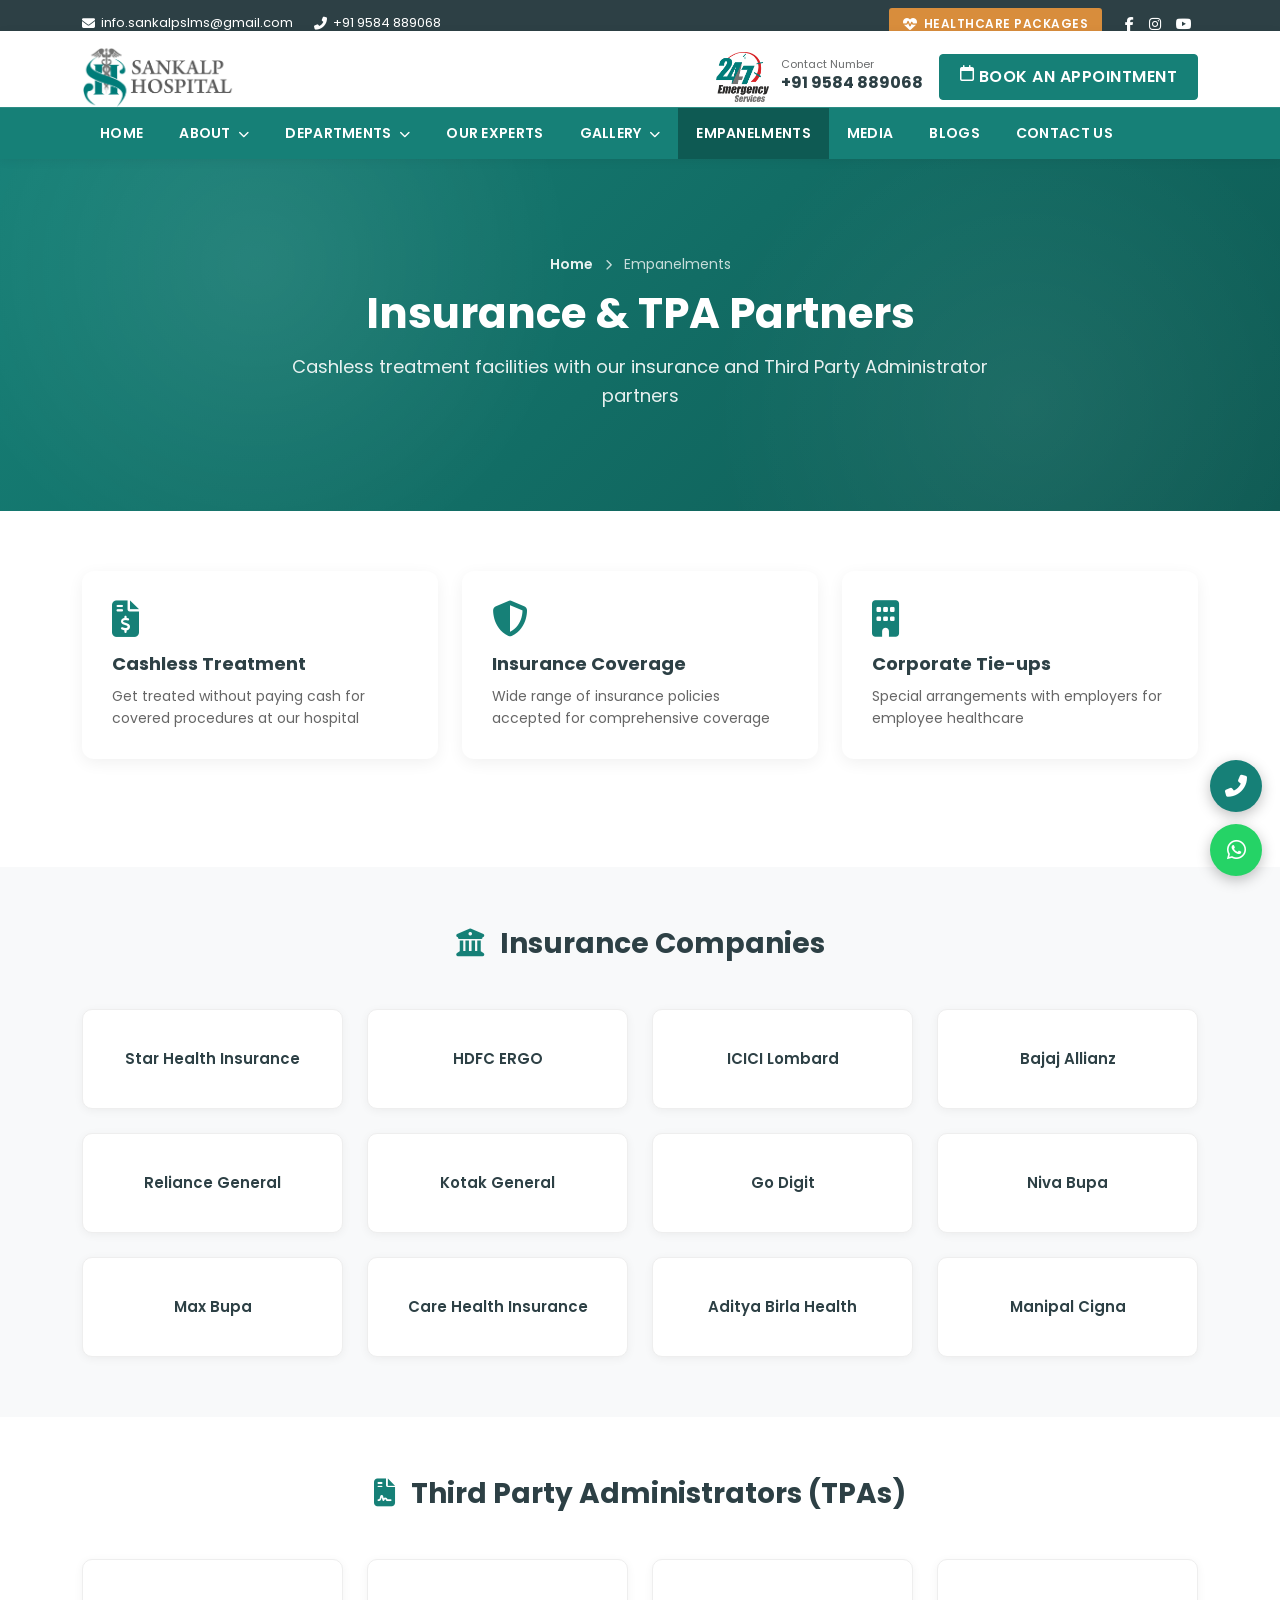
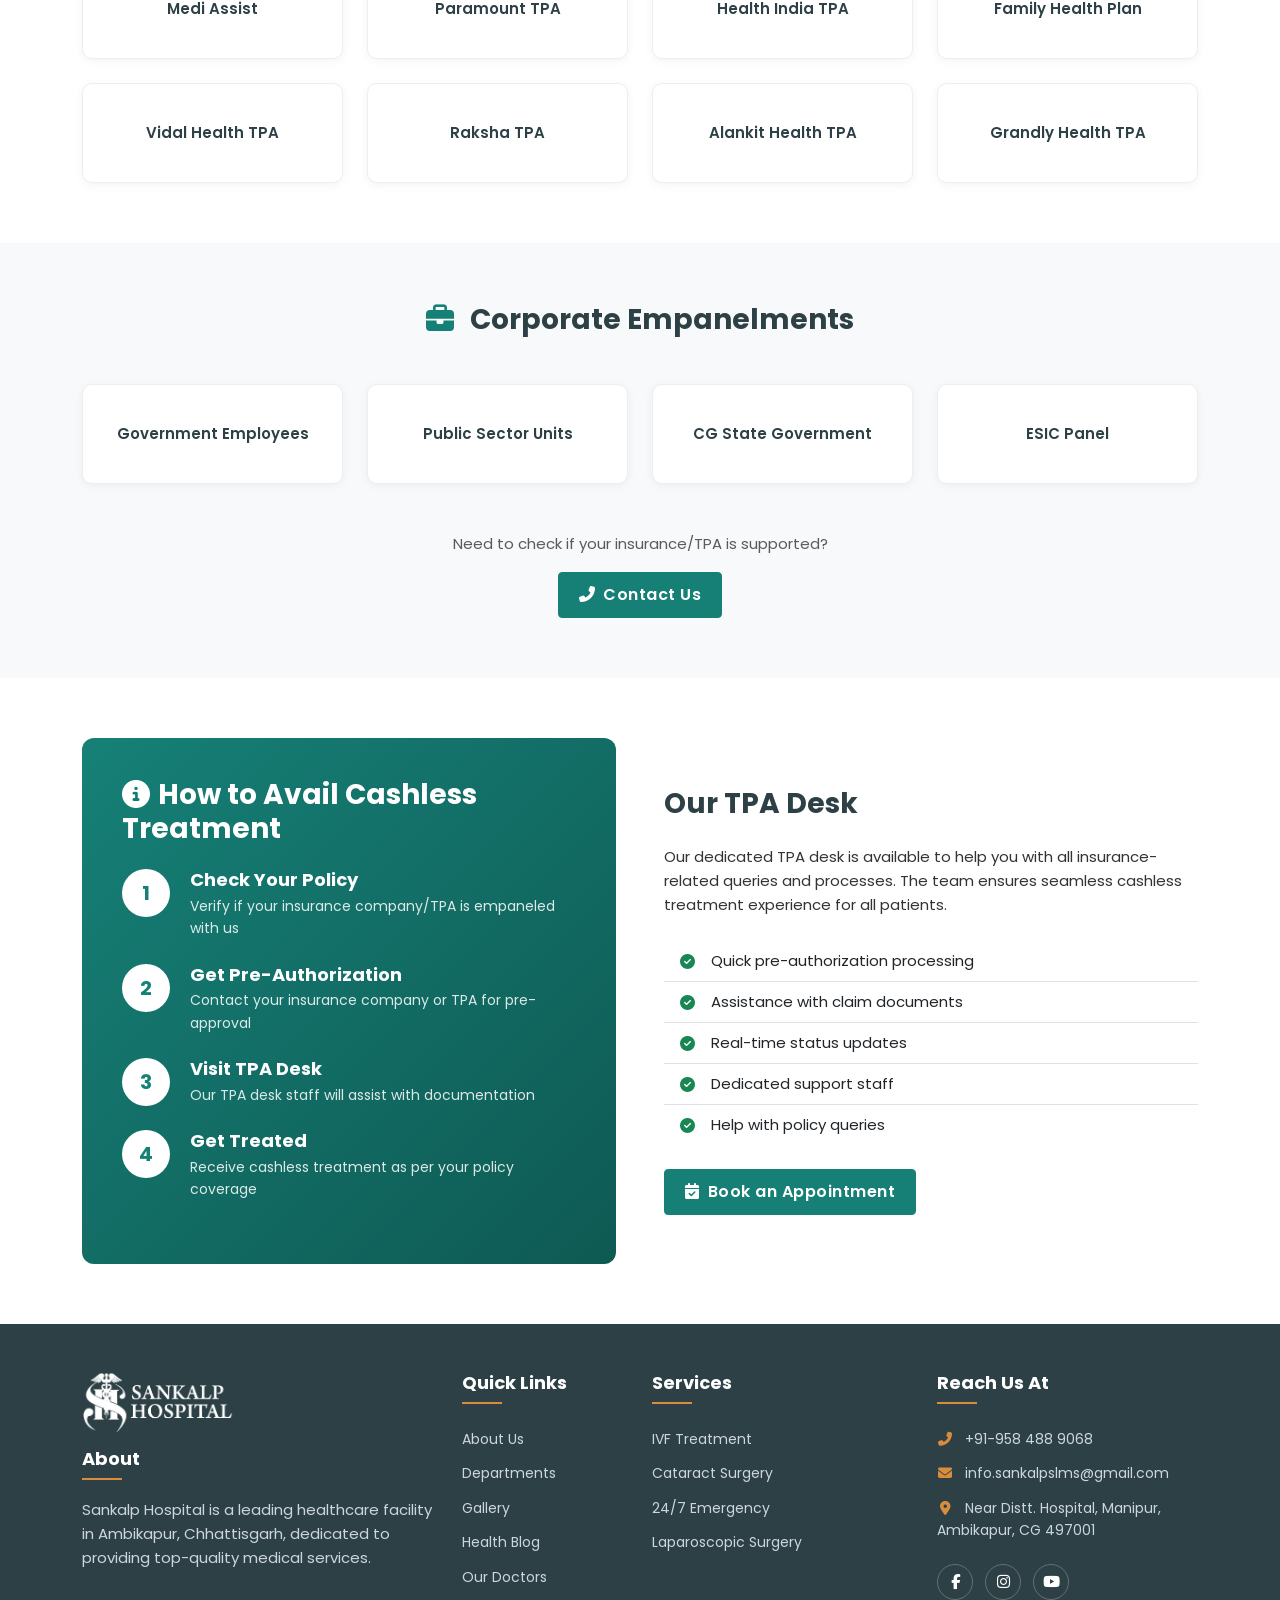
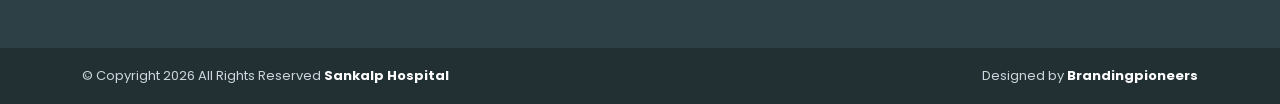
<file: empanelments.html>
<!DOCTYPE html>
<html lang="en">
<head>
  <meta charset="UTF-8">
  <meta name="viewport" content="width=device-width, initial-scale=1.0">
  <title>Empanelments | Sankalp Hospital - Insurance & TPA Partners</title>
  <meta name="description" content="Sankalp Hospital empanelments - list of insurance companies, TPA partners, and corporate affiliations for cashless treatments.">
  <link rel="icon" href="assets/img/logo.png">
  <link href="https://cdn.jsdelivr.net/npm/bootstrap@5.3.3/dist/css/bootstrap.min.css" rel="stylesheet">
  <link href="https://cdnjs.cloudflare.com/ajax/libs/font-awesome/6.5.0/css/all.min.css" rel="stylesheet">
  <link href="https://fonts.googleapis.com/css2?family=Poppins:wght@300;400;500;600;700;800&family=Roboto:wght@400;500;700&display=swap" rel="stylesheet">
  <link href="assets/css/style.css" rel="stylesheet">
  <style>
    .page-hero{background:linear-gradient(135deg,var(--primary) 0%,var(--primary-dark) 100%);color:#fff;padding:80px 0 100px;text-align:center;position:relative;overflow:hidden}
    .page-hero::before{content:"";position:absolute;inset:0;background-image:radial-gradient(circle at 20% 30%,rgba(255,255,255,.08) 0,transparent 30%),radial-gradient(circle at 80% 70%,rgba(255,255,255,.06) 0,transparent 30%);pointer-events:none}
    .page-hero .breadcrumbs{position:relative;z-index:1;color:rgba(255,255,255,.85);font-size:14px;margin-bottom:14px}
    .page-hero .breadcrumbs a{color:#fff;font-weight:600}
    .page-hero h1{color:#fff;font-size:42px;font-weight:700;position:relative;z-index:1}
    .page-hero p{position:relative;z-index:1;max-width:700px;margin:14px auto 0;font-size:18px;opacity:.9}
    .emp-card{background:#fff;border-radius:12px;padding:28px;box-shadow:0 4px 16px rgba(0,0,0,.06);height:100%;transition:all .3s;border:2px solid transparent}
    .emp-card:hover{border-color:var(--primary);transform:translateY(-4px)}
    .emp-card i{font-size:36px;color:var(--primary);margin-bottom:16px}
    .emp-card h4{font-size:18px;margin-bottom:10px}
    .emp-card p{color:#666;font-size:14px;margin:0}
    .emp-section{padding:60px 0}
    .emp-section:nth-child(even){background:var(--bg-soft)}
    .emp-section h2{font-size:28px;margin-bottom:30px}
    .emp-logo-box{background:#fff;border-radius:10px;padding:24px;display:flex;align-items:center;justify-content:center;min-height:100px;box-shadow:0 2px 10px rgba(0,0,0,.05);border:1px solid #eee}
    .emp-logo-box span{font-weight:600;color:var(--dark);font-size:15px;text-align:center}
    .tpa-process{background:linear-gradient(135deg,var(--primary),var(--primary-dark));border-radius:12px;padding:40px;color:#fff}
    .tpa-process h3{color:#fff;font-size:28px;margin-bottom:24px}
    .step-item{display:flex;align-items:flex-start;gap:20px;margin-bottom:24px}
    .step-num{width:48px;height:48px;background:#fff;color:var(--primary);border-radius:50%;display:flex;align-items:center;justify-content:center;font-weight:700;font-size:20px;flex-shrink:0}
    .step-item h5{font-size:18px;margin-bottom:4px;color:#fff}
    .step-item p{color:rgba(255,255,255,.85);margin:0;font-size:14px}
    @media (max-width:767px){
      .page-hero{padding:60px 0 80px}
      .page-hero h1{font-size:28px}
    }
  </style>
</head>
<body>

<!-- TOP BAR -->
<div class="top-bar d-none d-lg-block">
  <div class="container">
    <div class="d-flex justify-content-between align-items-center">
      <div class="top-bar-info">
        <a href="mailto:info.sankalpslms@gmail.com"><i class="fas fa-envelope"></i> info.sankalpslms@gmail.com</a>
        <a href="tel:+919584889068"><i class="fas fa-phone-alt"></i> +91 9584 889068</a>
      </div>
      <div class="top-bar-actions">
        <a href="#" class="btn-pkg"><i class="fas fa-heartbeat"></i> HEALTHCARE PACKAGES</a>
        <a href="https://www.facebook.com/sankalphospitals/" target="_blank" aria-label="Facebook"><i class="fab fa-facebook-f"></i></a>
        <a href="https://www.instagram.com/sankalphospitals/" target="_blank" aria-label="Instagram"><i class="fab fa-instagram"></i></a>
        <a href="https://www.youtube.com/channel/UCWGjgpakHsg7z4qMbXBSK_w" target="_blank" aria-label="YouTube"><i class="fab fa-youtube"></i></a>
      </div>
    </div>
  </div>
</div>

<!-- HEADER -->
<header class="site-header sticky-top">
  <div class="container">
    <div class="row align-items-center g-3">
      <div class="col-lg-3 col-6">
        <a href="index.html" class="brand"><img src="assets/img/logo.png" alt="Sankalp Hospital" class="brand-logo"></a>
      </div>
      <div class="col-lg-9 col-6 d-flex justify-content-end align-items-center gap-3">
        <div class="header-info d-none d-xl-flex align-items-center">
          <img src="assets/img/emergency-247.png" alt="24/7" class="emergency-img">
          <div>
            <small>Contact Number</small>
            <p>+91 9584 889068</p>
          </div>
        </div>
        <a href="index.html#appointment" class="btn btn-primary d-none d-md-inline-flex"><i class="far fa-calendar"></i> &nbsp;BOOK AN APPOINTMENT</a>
        <button class="navbar-toggler d-lg-none" type="button" data-bs-toggle="offcanvas" data-bs-target="#mobileNav">
          <i class="fas fa-bars"></i>
        </button>
      </div>
    </div>
  </div>

  <nav class="main-nav d-none d-lg-block">
    <div class="container">
      <ul class="nav-menu">
        <li><a href="index.html">Home</a></li>
        <li class="has-sub"><a href="about.html">About <i class="fas fa-chevron-down"></i></a>
          <ul class="sub-menu">
            <li><a href="about.html#vision">Vision Mission</a></li>
            <li><a href="about.html#director">Director's Message</a></li>
            <li><a href="about.html#achievements">Achievements</a></li>
            <li><a href="about.html#care">Patients Care</a></li>
            <li><a href="departments.html">Services &amp; Facilities</a></li>
            <li><a href="faq.html">FAQ's</a></li>
            <li><a href="myths-facts.html">Myths &amp; Facts</a></li>
            <li><a href="ivf.html">IUI – IVF – ICSI</a></li>
            <li><a href="glossary.html">Glossary Of Terms</a></li>
          </ul>
        </li>
        <li class="has-sub"><a href="departments.html">Departments <i class="fas fa-chevron-down"></i></a>
          <ul class="sub-menu sub-menu-wide">
            <li><a href="departments.html#ophthalmology">Ophthalmology</a></li>
            <li><a href="departments.html#urology">Urology</a></li>
            <li><a href="departments.html#gynecology">Obstetrics &amp; Gynecology</a></li>
            <li><a href="ivf.html">Assisted Fertility (IVF/ICSI/IUI)</a></li>
            <li><a href="departments.html#surgery">General &amp; Laparoscopic Surgery</a></li>
            <li><a href="departments.html#emergency">Emergency And Trauma Services</a></li>
            <li><a href="departments.html#chemotherapy">Chemotherapy Services</a></li>
            <li><a href="departments.html#anesthesia">Department of Anesthesia</a></li>
            <li><a href="departments.html#onco">Onco Surgery</a></li>
            <li><a href="departments.html#oral">Oral and Maxillofacial Surgery</a></li>
          </ul>
        </li>
        <li><a href="index.html#doctors">Our Experts</a></li>
        <li class="has-sub"><a href="gallery.html">Gallery <i class="fas fa-chevron-down"></i></a>
          <ul class="sub-menu">
            <li><a href="gallery.html">Image Gallery</a></li>
            <li><a href="video-gallery.html">Video Gallery</a></li>
          </ul>
        </li>
        <li class="active"><a href="empanelments.html">Empanelments</a></li>
        <li><a href="media.html">Media</a></li>
        <li><a href="blogs.html">Blogs</a></li>
        <li><a href="index.html#contact">Contact Us</a></li>
      </ul>
    </div>
  </nav>
</header>

<!-- MOBILE OFFCANVAS NAV -->
<div class="offcanvas offcanvas-start" id="mobileNav">
  <div class="offcanvas-header">
    <img src="assets/img/logo.png" alt="" style="height:40px">
    <button class="btn-close" data-bs-dismiss="offcanvas"></button>
  </div>
  <div class="offcanvas-body">
    <ul class="mobile-menu">
      <li><a href="index.html">Home</a></li>
      <li><a href="about.html">About</a></li>
      <li><a href="departments.html">Departments</a></li>
      <li><a href="index.html#doctors">Our Experts</a></li>
      <li><a href="gallery.html">Gallery</a></li>
      <li><a href="empanelments.html">Empanelments</a></li>
      <li><a href="media.html">Media</a></li>
      <li><a href="blogs.html">Blogs</a></li>
      <li><a href="index.html#contact">Contact Us</a></li>
    </ul>
    <a href="index.html#appointment" class="btn btn-primary w-100 mt-3" data-bs-dismiss="offcanvas">Book An Appointment</a>
  </div>
</div>

<!-- PAGE HERO -->
<section class="page-hero">
  <div class="container">
    <p class="breadcrumbs"><a href="index.html">Home</a> <i class="fas fa-chevron-right mx-2" style="font-size:11px"></i> Empanelments</p>
    <h1>Insurance &amp; TPA Partners</h1>
    <p>Cashless treatment facilities with our insurance and Third Party Administrator partners</p>
  </div>
</section>

<!-- BENEFITS SECTION -->
<section class="emp-section">
  <div class="container">
    <div class="row g-4 mb-5">
      <div class="col-md-4">
        <div class="emp-card">
          <i class="fas fa-file-invoice-dollar"></i>
          <h4>Cashless Treatment</h4>
          <p>Get treated without paying cash for covered procedures at our hospital</p>
        </div>
      </div>
      <div class="col-md-4">
        <div class="emp-card">
          <i class="fas fa-shield-alt"></i>
          <h4>Insurance Coverage</h4>
          <p>Wide range of insurance policies accepted for comprehensive coverage</p>
        </div>
      </div>
      <div class="col-md-4">
        <div class="emp-card">
          <i class="fas fa-building"></i>
          <h4>Corporate Tie-ups</h4>
          <p>Special arrangements with employers for employee healthcare</p>
        </div>
      </div>
    </div>
  </div>
</section>

<!-- INSURANCE COMPANIES -->
<section class="emp-section bg-light">
  <div class="container">
    <h2 class="text-center mb-5"><i class="fas fa-building-columns me-3" style="color:var(--primary)"></i>Insurance Companies</h2>
    <div class="row g-4">
      <div class="col-6 col-md-4 col-lg-3">
        <div class="emp-logo-box"><span>Star Health Insurance</span></div>
      </div>
      <div class="col-6 col-md-4 col-lg-3">
        <div class="emp-logo-box"><span>HDFC ERGO</span></div>
      </div>
      <div class="col-6 col-md-4 col-lg-3">
        <div class="emp-logo-box"><span>ICICI Lombard</span></div>
      </div>
      <div class="col-6 col-md-4 col-lg-3">
        <div class="emp-logo-box"><span>Bajaj Allianz</span></div>
      </div>
      <div class="col-6 col-md-4 col-lg-3">
        <div class="emp-logo-box"><span>Reliance General</span></div>
      </div>
      <div class="col-6 col-md-4 col-lg-3">
        <div class="emp-logo-box"><span>Kotak General</span></div>
      </div>
      <div class="col-6 col-md-4 col-lg-3">
        <div class="emp-logo-box"><span>Go Digit</span></div>
      </div>
      <div class="col-6 col-md-4 col-lg-3">
        <div class="emp-logo-box"><span>Niva Bupa</span></div>
      </div>
      <div class="col-6 col-md-4 col-lg-3">
        <div class="emp-logo-box"><span>Max Bupa</span></div>
      </div>
      <div class="col-6 col-md-4 col-lg-3">
        <div class="emp-logo-box"><span>Care Health Insurance</span></div>
      </div>
      <div class="col-6 col-md-4 col-lg-3">
        <div class="emp-logo-box"><span>Aditya Birla Health</span></div>
      </div>
      <div class="col-6 col-md-4 col-lg-3">
        <div class="emp-logo-box"><span>Manipal Cigna</span></div>
      </div>
    </div>
  </div>
</section>

<!-- TPA PARTNERS -->
<section class="emp-section">
  <div class="container">
    <h2 class="text-center mb-5"><i class="fas fa-file-contract me-3" style="color:var(--primary)"></i>Third Party Administrators (TPAs)</h2>
    <div class="row g-4">
      <div class="col-6 col-md-4 col-lg-3">
        <div class="emp-logo-box"><span>Medi Assist</span></div>
      </div>
      <div class="col-6 col-md-4 col-lg-3">
        <div class="emp-logo-box"><span>Paramount TPA</span></div>
      </div>
      <div class="col-6 col-md-4 col-lg-3">
        <div class="emp-logo-box"><span>Health India TPA</span></div>
      </div>
      <div class="col-6 col-md-4 col-lg-3">
        <div class="emp-logo-box"><span>Family Health Plan</span></div>
      </div>
      <div class="col-6 col-md-4 col-lg-3">
        <div class="emp-logo-box"><span>Vidal Health TPA</span></div>
      </div>
      <div class="col-6 col-md-4 col-lg-3">
        <div class="emp-logo-box"><span>Raksha TPA</span></div>
      </div>
      <div class="col-6 col-md-4 col-lg-3">
        <div class="emp-logo-box"><span>Alankit Health TPA</span></div>
      </div>
      <div class="col-6 col-md-4 col-lg-3">
        <div class="emp-logo-box"><span>Grandly Health TPA</span></div>
      </div>
    </div>
  </div>
</section>

<!-- CORPORATE -->
<section class="emp-section bg-light">
  <div class="container">
    <h2 class="text-center mb-5"><i class="fas fa-briefcase me-3" style="color:var(--primary)"></i>Corporate Empanelments</h2>
    <div class="row g-4">
      <div class="col-6 col-md-4 col-lg-3">
        <div class="emp-logo-box"><span>Government Employees</span></div>
      </div>
      <div class="col-6 col-md-4 col-lg-3">
        <div class="emp-logo-box"><span>Public Sector Units</span></div>
      </div>
      <div class="col-6 col-md-4 col-lg-3">
        <div class="emp-logo-box"><span>CG State Government</span></div>
      </div>
      <div class="col-6 col-md-4 col-lg-3">
        <div class="emp-logo-box"><span>ESIC Panel</span></div>
      </div>
    </div>
    <div class="text-center mt-5">
      <p class="text-muted mb-3">Need to check if your insurance/TPA is supported?</p>
      <a href="tel:+919584889068" class="btn btn-primary"><i class="fas fa-phone-alt me-2"></i>Contact Us</a>
    </div>
  </div>
</section>

<!-- TPA PROCESS -->
<section class="emp-section">
  <div class="container">
    <div class="row g-5 align-items-center">
      <div class="col-lg-6">
        <div class="tpa-process">
          <h3><i class="fas fa-info-circle me-2"></i>How to Avail Cashless Treatment</h3>
          <div class="step-item">
            <div class="step-num">1</div>
            <div>
              <h5>Check Your Policy</h5>
              <p>Verify if your insurance company/TPA is empaneled with us</p>
            </div>
          </div>
          <div class="step-item">
            <div class="step-num">2</div>
            <div>
              <h5>Get Pre-Authorization</h5>
              <p>Contact your insurance company or TPA for pre-approval</p>
            </div>
          </div>
          <div class="step-item">
            <div class="step-num">3</div>
            <div>
              <h5>Visit TPA Desk</h5>
              <p>Our TPA desk staff will assist with documentation</p>
            </div>
          </div>
          <div class="step-item">
            <div class="step-num">4</div>
            <div>
              <h5>Get Treated</h5>
              <p>Receive cashless treatment as per your policy coverage</p>
            </div>
          </div>
        </div>
      </div>
      <div class="col-lg-6">
        <h3 class="mb-4">Our TPA Desk</h3>
        <p class="mb-4">Our dedicated TPA desk is available to help you with all insurance-related queries and processes. The team ensures seamless cashless treatment experience for all patients.</p>
        <ul class="list-group list-group-flush">
          <li class="list-group-item d-flex align-items-center"><i class="fas fa-check-circle text-success me-3"></i> Quick pre-authorization processing</li>
          <li class="list-group-item d-flex align-items-center"><i class="fas fa-check-circle text-success me-3"></i> Assistance with claim documents</li>
          <li class="list-group-item d-flex align-items-center"><i class="fas fa-check-circle text-success me-3"></i> Real-time status updates</li>
          <li class="list-group-item d-flex align-items-center"><i class="fas fa-check-circle text-success me-3"></i> Dedicated support staff</li>
          <li class="list-group-item d-flex align-items-center"><i class="fas fa-check-circle text-success me-3"></i> Help with policy queries</li>
        </ul>
        <a href="index.html#appointment" class="btn btn-primary mt-4"><i class="fas fa-calendar-check me-2"></i>Book an Appointment</a>
      </div>
    </div>
  </div>
</section>

<!-- FOOTER -->
<footer id="contact" class="site-footer">
  <div class="footer-main py-5">
    <div class="container">
      <div class="row g-4">
        <div class="col-md-6 col-lg-4">
          <img src="assets/img/logo-white.png" alt="Sankalp Hospital" class="footer-logo mb-3">
          <h3>About</h3>
          <p>Sankalp Hospital is a leading healthcare facility in Ambikapur, Chhattisgarh, dedicated to providing top-quality medical services.</p>
        </div>
        <div class="col-md-6 col-lg-2">
          <h3>Quick Links</h3>
          <ul class="footer-list">
            <li><a href="about.html">About Us</a></li>
            <li><a href="departments.html">Departments</a></li>
            <li><a href="gallery.html">Gallery</a></li>
            <li><a href="blogs.html">Health Blog</a></li>
            <li><a href="index.html#doctors">Our Doctors</a></li>
          </ul>
        </div>
        <div class="col-md-6 col-lg-3">
          <h3>Services</h3>
          <ul class="footer-list">
            <li><a href="ivf.html">IVF Treatment</a></li>
            <li><a href="departments.html#ophthalmology">Cataract Surgery</a></li>
            <li><a href="departments.html#emergency">24/7 Emergency</a></li>
            <li><a href="departments.html#surgery">Laparoscopic Surgery</a></li>
          </ul>
        </div>
        <div class="col-md-6 col-lg-3">
          <h3>Reach Us At</h3>
          <ul class="footer-list">
            <li><i class="fas fa-phone-alt"></i> <a href="tel:+919584889068">+91-958 488 9068</a></li>
            <li><i class="fas fa-envelope"></i> <a href="mailto:info.sankalpslms@gmail.com">info.sankalpslms@gmail.com</a></li>
            <li><i class="fas fa-map-marker-alt"></i> Near Distt. Hospital, Manipur, Ambikapur, CG 497001</li>
          </ul>
          <div class="social-icons mt-3">
            <a href="https://www.facebook.com/sankalphospitals/" target="_blank"><i class="fab fa-facebook-f"></i></a>
            <a href="https://www.instagram.com/sankalphospitals/" target="_blank"><i class="fab fa-instagram"></i></a>
            <a href="https://www.youtube.com/channel/UCWGjgpakHsg7z4qMbXBSK_w" target="_blank"><i class="fab fa-youtube"></i></a>
          </div>
        </div>
      </div>
    </div>
  </div>
  <div class="footer-bottom">
    <div class="container">
      <div class="d-md-flex justify-content-between align-items-center text-center">
        <p class="mb-0">© Copyright <span id="year"></span> All Rights Reserved <a href="index.html"><strong>Sankalp Hospital</strong></a></p>
        <p class="mb-0">Designed by <a href="https://brandingpioneers.com/" target="_blank"><strong>Brandingpioneers</strong></a></p>
      </div>
    </div>
  </div>
</footer>

<a href="tel:+919584889068" class="float-call" aria-label="Call us"><i class="fas fa-phone-alt"></i></a>
<a href="https://wa.me/919584889068" target="_blank" class="float-wa" aria-label="WhatsApp"><i class="fab fa-whatsapp"></i></a>

<script src="https://cdn.jsdelivr.net/npm/bootstrap@5.3.3/dist/js/bootstrap.bundle.min.js"></script>
<script>
  document.getElementById('year').textContent = new Date().getFullYear();
</script>
</body>
</html>
</file>
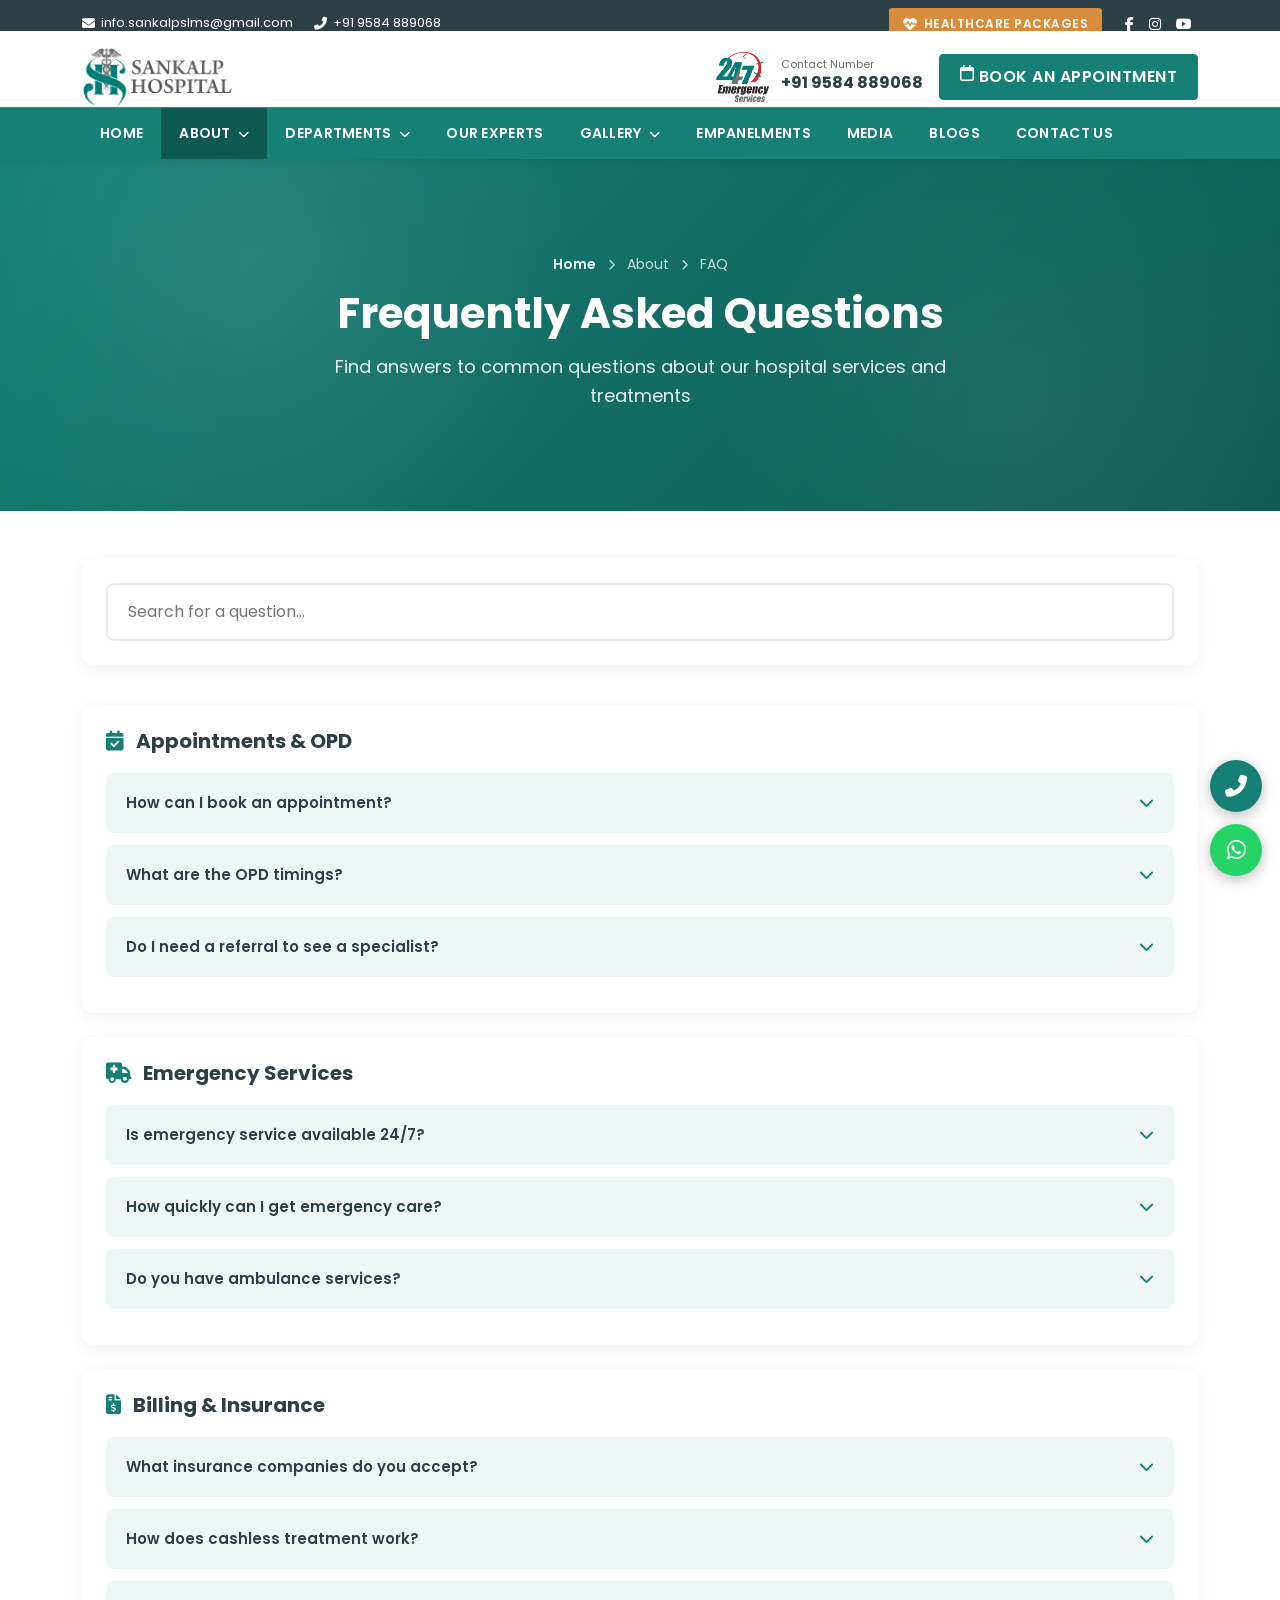
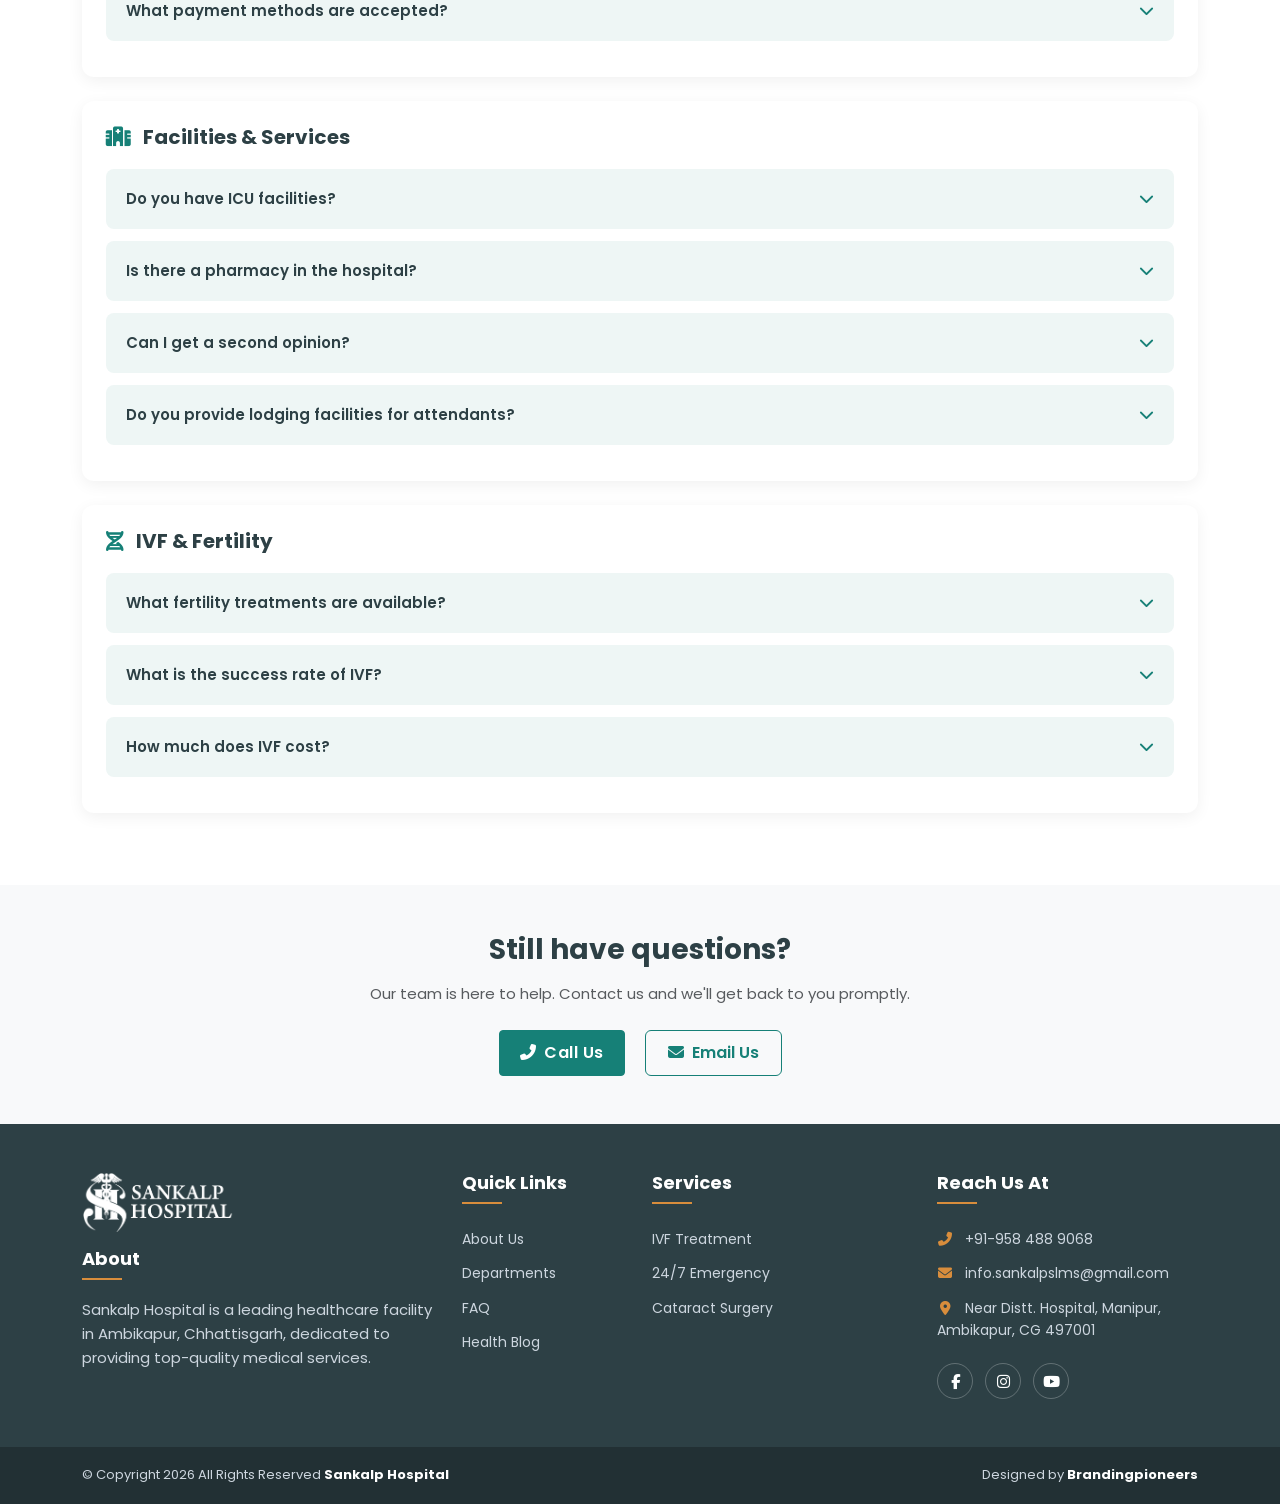
<file: faq.html>
<!DOCTYPE html>
<html lang="en">
<head>
  <meta charset="UTF-8">
  <meta name="viewport" content="width=device-width, initial-scale=1.0">
  <title>FAQ | Sankalp Hospital - Frequently Asked Questions</title>
  <meta name="description" content="Find answers to frequently asked questions about Sankalp Hospital services, treatments, appointments, and facilities.">
  <link rel="icon" href="assets/img/logo.png">
  <link href="https://cdn.jsdelivr.net/npm/bootstrap@5.3.3/dist/css/bootstrap.min.css" rel="stylesheet">
  <link href="https://cdnjs.cloudflare.com/ajax/libs/font-awesome/6.5.0/css/all.min.css" rel="stylesheet">
  <link href="https://fonts.googleapis.com/css2?family=Poppins:wght@300;400;500;600;700;800&family=Roboto:wght@400;500;700&display=swap" rel="stylesheet">
  <link href="assets/css/style.css" rel="stylesheet">
  <style>
    .page-hero{background:linear-gradient(135deg,var(--primary) 0%,var(--primary-dark) 100%);color:#fff;padding:80px 0 100px;text-align:center;position:relative;overflow:hidden}
    .page-hero::before{content:"";position:absolute;inset:0;background-image:radial-gradient(circle at 20% 30%,rgba(255,255,255,.08) 0,transparent 30%),radial-gradient(circle at 80% 70%,rgba(255,255,255,.06) 0,transparent 30%);pointer-events:none}
    .page-hero .breadcrumbs{position:relative;z-index:1;color:rgba(255,255,255,.85);font-size:14px;margin-bottom:14px}
    .page-hero .breadcrumbs a{color:#fff;font-weight:600}
    .page-hero h1{color:#fff;font-size:42px;font-weight:700;position:relative;z-index:1}
    .page-hero p{position:relative;z-index:1;max-width:700px;margin:14px auto 0;font-size:18px;opacity:.9}
    .faq-category{background:#fff;border-radius:12px;padding:24px;margin-bottom:24px;box-shadow:0 4px 16px rgba(0,0,0,.06)}
    .faq-category h3{font-size:20px;margin-bottom:20px;display:flex;align-items:center;gap:12px}
    .faq-category h3 i{color:var(--primary)}
    .faq-item{background:var(--bg-soft);border-radius:8px;margin-bottom:12px;overflow:hidden}
    .faq-question{padding:18px 20px;cursor:pointer;font-weight:600;color:var(--dark);display:flex;justify-content:space-between;align-items:center;transition:background .25s}
    .faq-question:hover{background:#e0f0ee}
    .faq-question i{color:var(--primary);transition:transform .3s}
    .faq-item.active .faq-question i{transform:rotate(180deg)}
    .faq-answer{padding:0 20px;max-height:0;overflow:hidden;transition:all .3s}
    .faq-item.active .faq-answer{padding:0 20px 18px;max-height:500px}
    .faq-answer p{color:#666;line-height:1.7}
    .search-box{background:#fff;border-radius:12px;padding:24px;margin-bottom:40px;box-shadow:0 4px 16px rgba(0,0,0,.06)}
    .search-box input{padding:14px 20px;border:2px solid #e3e9ee;border-radius:8px;font-size:16px;width:100%}
    .search-box input:focus{border-color:var(--primary);outline:none}
    @media (max-width:767px){
      .page-hero{padding:60px 0 80px}
      .page-hero h1{font-size:28px}
    }
  </style>
</head>
<body>

<!-- TOP BAR -->
<div class="top-bar d-none d-lg-block">
  <div class="container">
    <div class="d-flex justify-content-between align-items-center">
      <div class="top-bar-info">
        <a href="mailto:info.sankalpslms@gmail.com"><i class="fas fa-envelope"></i> info.sankalpslms@gmail.com</a>
        <a href="tel:+919584889068"><i class="fas fa-phone-alt"></i> +91 9584 889068</a>
      </div>
      <div class="top-bar-actions">
        <a href="#" class="btn-pkg"><i class="fas fa-heartbeat"></i> HEALTHCARE PACKAGES</a>
        <a href="https://www.facebook.com/sankalphospitals/" target="_blank" aria-label="Facebook"><i class="fab fa-facebook-f"></i></a>
        <a href="https://www.instagram.com/sankalphospitals/" target="_blank" aria-label="Instagram"><i class="fab fa-instagram"></i></a>
        <a href="https://www.youtube.com/channel/UCWGjgpakHsg7z4qMbXBSK_w" target="_blank" aria-label="YouTube"><i class="fab fa-youtube"></i></a>
      </div>
    </div>
  </div>
</div>

<!-- HEADER -->
<header class="site-header sticky-top">
  <div class="container">
    <div class="row align-items-center g-3">
      <div class="col-lg-3 col-6">
        <a href="index.html" class="brand"><img src="assets/img/logo.png" alt="Sankalp Hospital" class="brand-logo"></a>
      </div>
      <div class="col-lg-9 col-6 d-flex justify-content-end align-items-center gap-3">
        <div class="header-info d-none d-xl-flex align-items-center">
          <img src="assets/img/emergency-247.png" alt="24/7" class="emergency-img">
          <div>
            <small>Contact Number</small>
            <p>+91 9584 889068</p>
          </div>
        </div>
        <a href="index.html#appointment" class="btn btn-primary d-none d-md-inline-flex"><i class="far fa-calendar"></i> &nbsp;BOOK AN APPOINTMENT</a>
        <button class="navbar-toggler d-lg-none" type="button" data-bs-toggle="offcanvas" data-bs-target="#mobileNav">
          <i class="fas fa-bars"></i>
        </button>
      </div>
    </div>
  </div>

  <nav class="main-nav d-none d-lg-block">
    <div class="container">
      <ul class="nav-menu">
        <li><a href="index.html">Home</a></li>
        <li class="active has-sub"><a href="about.html">About <i class="fas fa-chevron-down"></i></a>
          <ul class="sub-menu">
            <li><a href="about.html#vision">Vision Mission</a></li>
            <li><a href="about.html#director">Director's Message</a></li>
            <li><a href="about.html#achievements">Achievements</a></li>
            <li><a href="about.html#care">Patients Care</a></li>
            <li><a href="departments.html">Services &amp; Facilities</a></li>
            <li><a href="faq.html">FAQ's</a></li>
            <li><a href="myths-facts.html">Myths &amp; Facts</a></li>
            <li><a href="ivf.html">IUI – IVF – ICSI</a></li>
            <li><a href="glossary.html">Glossary Of Terms</a></li>
          </ul>
        </li>
        <li class="has-sub"><a href="departments.html">Departments <i class="fas fa-chevron-down"></i></a>
          <ul class="sub-menu sub-menu-wide">
            <li><a href="departments.html#ophthalmology">Ophthalmology</a></li>
            <li><a href="departments.html#gynecology">Obstetrics &amp; Gynecology</a></li>
            <li><a href="ivf.html">Assisted Fertility (IVF/ICSI/IUI)</a></li>
            <li><a href="departments.html#surgery">General &amp; Laparoscopic Surgery</a></li>
            <li><a href="departments.html#emergency">Emergency And Trauma Services</a></li>
          </ul>
        </li>
        <li><a href="index.html#doctors">Our Experts</a></li>
        <li class="has-sub"><a href="gallery.html">Gallery <i class="fas fa-chevron-down"></i></a>
          <ul class="sub-menu">
            <li><a href="gallery.html">Image Gallery</a></li>
            <li><a href="video-gallery.html">Video Gallery</a></li>
          </ul>
        </li>
        <li><a href="empanelments.html">Empanelments</a></li>
        <li><a href="media.html">Media</a></li>
        <li><a href="blogs.html">Blogs</a></li>
        <li><a href="index.html#contact">Contact Us</a></li>
      </ul>
    </div>
  </nav>
</header>

<!-- MOBILE OFFCANVAS NAV -->
<div class="offcanvas offcanvas-start" id="mobileNav">
  <div class="offcanvas-header">
    <img src="assets/img/logo.png" alt="" style="height:40px">
    <button class="btn-close" data-bs-dismiss="offcanvas"></button>
  </div>
  <div class="offcanvas-body">
    <ul class="mobile-menu">
      <li><a href="index.html">Home</a></li>
      <li><a href="about.html">About</a></li>
      <li><a href="departments.html">Departments</a></li>
      <li><a href="index.html#doctors">Our Experts</a></li>
      <li><a href="gallery.html">Gallery</a></li>
      <li><a href="empanelments.html">Empanelments</a></li>
      <li><a href="media.html">Media</a></li>
      <li><a href="blogs.html">Blogs</a></li>
      <li><a href="index.html#contact">Contact Us</a></li>
    </ul>
    <a href="index.html#appointment" class="btn btn-primary w-100 mt-3" data-bs-dismiss="offcanvas">Book An Appointment</a>
  </div>
</div>

<!-- PAGE HERO -->
<section class="page-hero">
  <div class="container">
    <p class="breadcrumbs"><a href="index.html">Home</a> <i class="fas fa-chevron-right mx-2" style="font-size:11px"></i> About <i class="fas fa-chevron-right mx-2" style="font-size:11px"></i> FAQ</p>
    <h1>Frequently Asked Questions</h1>
    <p>Find answers to common questions about our hospital services and treatments</p>
  </div>
</section>

<!-- FAQ CONTENT -->
<section class="py-5">
  <div class="container">
    <div class="search-box">
      <input type="text" id="faqSearch" placeholder="Search for a question..." onkeyup="filterFAQs()">
    </div>

    <!-- Appointments -->
    <div class="faq-category">
      <h3><i class="fas fa-calendar-check"></i> Appointments & OPD</h3>
      <div class="faq-item">
        <div class="faq-question" onclick="toggleFaq(this)">How can I book an appointment? <i class="fas fa-chevron-down"></i></div>
        <div class="faq-answer"><p>You can book an appointment through our website by filling out the appointment form, calling us at +91 9584 889068, or visiting the hospital directly. For online booking, fill the form and our coordinator will call you to confirm the slot.</p></div>
      </div>
      <div class="faq-item">
        <div class="faq-question" onclick="toggleFaq(this)">What are the OPD timings? <i class="fas fa-chevron-down"></i></div>
        <div class="faq-answer"><p>General OPD runs from 9:00 AM to 6:00 PM. However, different departments may have varying timings. Emergency services are available 24/7. Please call to confirm the specific department timing you need.</p></div>
      </div>
      <div class="faq-item">
        <div class="faq-question" onclick="toggleFaq(this)">Do I need a referral to see a specialist? <i class="fas fa-chevron-down"></i></div>
        <div class="faq-answer"><p>No referral is required. You can directly book an appointment with any specialist based on your health concern. Our staff will help guide you to the right department if needed.</p></div>
      </div>
    </div>

    <!-- Emergency -->
    <div class="faq-category">
      <h3><i class="fas fa-ambulance"></i> Emergency Services</h3>
      <div class="faq-item">
        <div class="faq-question" onclick="toggleFaq(this)">Is emergency service available 24/7? <i class="fas fa-chevron-down"></i></div>
        <div class="faq-answer"><p>Yes, our Emergency and Trauma Centre operates 24 hours a day, 7 days a week with a dedicated team of emergency physicians and staff. Fully equipped ambulances are also available round the clock.</p></div>
      </div>
      <div class="faq-item">
        <div class="faq-question" onclick="toggleFaq(this)">How quickly can I get emergency care? <i class="fas fa-chevron-down"></i></div>
        <div class="faq-answer"><p>Our emergency team is trained to provide immediate care. Upon arrival, patients are assessed and treated based on the severity of their condition. Life-saving interventions are initiated within minutes.</p></div>
      </div>
      <div class="faq-item">
        <div class="faq-question" onclick="toggleFaq(this)">Do you have ambulance services? <i class="fas fa-chevron-down"></i></div>
        <div class="faq-answer"><p>Yes, we have fully equipped ambulances available 24/7. For emergency pickup, call +91 9584 889068. Our ambulances are equipped with life-support systems and trained paramedics.</p></div>
      </div>
    </div>

    <!-- Billing & Insurance -->
    <div class="faq-category">
      <h3><i class="fas fa-file-invoice-dollar"></i> Billing & Insurance</h3>
      <div class="faq-item">
        <div class="faq-question" onclick="toggleFaq(this)">What insurance companies do you accept? <i class="fas fa-chevron-down"></i></div>
        <div class="faq-answer"><p>We are empaneled with major insurance companies including Star Health, HDFC ERGO, ICICI Lombard, Bajaj Allianz, and many others. We also work with multiple TPAs for cashless treatment. Please check our Empanelments page or call to confirm if your insurer is covered.</p></div>
      </div>
      <div class="faq-item">
        <div class="faq-question" onclick="toggleFaq(this)">How does cashless treatment work? <i class="fas fa-chevron-down"></i></div>
        <div class="faq-answer"><p>If your insurance company/TPA is empaneled with us, you can avail cashless treatment. Get pre-authorization from your insurance company, bring your policy documents, and our TPA desk will assist with the process.</p></div>
      </div>
      <div class="faq-item">
        <div class="faq-question" onclick="toggleFaq(this)">What payment methods are accepted? <i class="fas fa-chevron-down"></i></div>
        <div class="faq-answer"><p>We accept cash, credit/debit cards, UPI payments, net banking, and all major payment apps. For larger treatments, we also offer payment plans in coordination with our billing department.</p></div>
      </div>
    </div>

    <!-- Facilities -->
    <div class="faq-category">
      <h3><i class="fas fa-hospital"></i> Facilities & Services</h3>
      <div class="faq-item">
        <div class="faq-question" onclick="toggleFaq(this)">Do you have ICU facilities? <i class="fas fa-chevron-down"></i></div>
        <div class="faq-answer"><p>Yes, we have fully equipped ICU with modern life-support systems, dedicated nursing staff, and round-the-clock monitoring by intensivists. We also have NICU for neonatal care.</p></div>
      </div>
      <div class="faq-item">
        <div class="faq-question" onclick="toggleFaq(this)">Is there a pharmacy in the hospital? <i class="fas fa-chevron-down"></i></div>
        <div class="faq-answer"><p>Yes, we have a fully stocked in-house pharmacy operating 24/7. All essential medicines, surgical supplies, and implants are available within the hospital campus.</p></div>
      </div>
      <div class="faq-item">
        <div class="faq-question" onclick="toggleFaq(this)">Can I get a second opinion? <i class="fas fa-chevron-down"></i></div>
        <div class="faq-answer"><p>Absolutely. We encourage patients to seek second opinions. Our specialists will review your existing reports and provide an independent assessment. You can book a consultation specifically for a second opinion.</p></div>
      </div>
      <div class="faq-item">
        <div class="faq-question" onclick="toggleFaq(this)">Do you provide lodging facilities for attendants? <i class="fas fa-chevron-down"></i></div>
        <div class="faq-answer"><p>While we don't have dedicated attendant lodging, we have comfortable waiting areas. For patients from outstation, our staff can suggest nearby hotels and guest houses that offer discounted rates for patient families.</p></div>
      </div>
    </div>

    <!-- IVF Related -->
    <div class="faq-category">
      <h3><i class="fas fa-dna"></i> IVF & Fertility</h3>
      <div class="faq-item">
        <div class="faq-question" onclick="toggleFaq(this)">What fertility treatments are available? <i class="fas fa-chevron-down"></i></div>
        <div class="faq-answer"><p>We offer complete fertility solutions including IUI (Intra-Uterine Insemination), IVF (In-Vitro Fertilization), and ICSI (Intra-Cytoplasmic Sperm Injection). As the first IVF center in Surguja district, we have helped many couples achieve parenthood.</p></div>
      </div>
      <div class="faq-item">
        <div class="faq-question" onclick="toggleFaq(this)">What is the success rate of IVF? <i class="fas fa-chevron-down"></i></div>
        <div class="faq-answer"><p>Our IVF success rate is 60-70% per cycle. The actual success depends on various factors including age, cause of infertility, and individual health conditions. Our doctors provide detailed assessment during consultation.</p></div>
      </div>
      <div class="faq-item">
        <div class="faq-question" onclick="toggleFaq(this)">How much does IVF cost? <i class="fas fa-chevron-down"></i></div>
        <div class="faq-answer"><p>IVF costs start from ₹1,50,000. IUI is more affordable starting from ₹25,000. The exact cost depends on individual treatment protocols. We offer competitive pricing and can discuss payment options during consultation.</p></div>
      </div>
    </div>
  </div>
</section>

<!-- CONTACT CTA -->
<section class="py-5 bg-light">
  <div class="container">
    <div class="text-center">
      <h3 class="mb-3">Still have questions?</h3>
      <p class="text-muted mb-4">Our team is here to help. Contact us and we'll get back to you promptly.</p>
      <a href="tel:+919584889068" class="btn btn-primary me-3"><i class="fas fa-phone-alt me-2"></i>Call Us</a>
      <a href="mailto:info.sankalpslms@gmail.com" class="btn btn-outline-primary"><i class="fas fa-envelope me-2"></i>Email Us</a>
    </div>
  </div>
</section>

<!-- FOOTER -->
<footer id="contact" class="site-footer">
  <div class="footer-main py-5">
    <div class="container">
      <div class="row g-4">
        <div class="col-md-6 col-lg-4">
          <img src="assets/img/logo-white.png" alt="Sankalp Hospital" class="footer-logo mb-3">
          <h3>About</h3>
          <p>Sankalp Hospital is a leading healthcare facility in Ambikapur, Chhattisgarh, dedicated to providing top-quality medical services.</p>
        </div>
        <div class="col-md-6 col-lg-2">
          <h3>Quick Links</h3>
          <ul class="footer-list">
            <li><a href="about.html">About Us</a></li>
            <li><a href="departments.html">Departments</a></li>
            <li><a href="faq.html">FAQ</a></li>
            <li><a href="blogs.html">Health Blog</a></li>
          </ul>
        </div>
        <div class="col-md-6 col-lg-3">
          <h3>Services</h3>
          <ul class="footer-list">
            <li><a href="ivf.html">IVF Treatment</a></li>
            <li><a href="departments.html#emergency">24/7 Emergency</a></li>
            <li><a href="departments.html#ophthalmology">Cataract Surgery</a></li>
          </ul>
        </div>
        <div class="col-md-6 col-lg-3">
          <h3>Reach Us At</h3>
          <ul class="footer-list">
            <li><i class="fas fa-phone-alt"></i> <a href="tel:+919584889068">+91-958 488 9068</a></li>
            <li><i class="fas fa-envelope"></i> <a href="mailto:info.sankalpslms@gmail.com">info.sankalpslms@gmail.com</a></li>
            <li><i class="fas fa-map-marker-alt"></i> Near Distt. Hospital, Manipur, Ambikapur, CG 497001</li>
          </ul>
          <div class="social-icons mt-3">
            <a href="https://www.facebook.com/sankalphospitals/" target="_blank"><i class="fab fa-facebook-f"></i></a>
            <a href="https://www.instagram.com/sankalphospitals/" target="_blank"><i class="fab fa-instagram"></i></a>
            <a href="https://www.youtube.com/channel/UCWGjgpakHsg7z4qMbXBSK_w" target="_blank"><i class="fab fa-youtube"></i></a>
          </div>
        </div>
      </div>
    </div>
  </div>
  <div class="footer-bottom">
    <div class="container">
      <div class="d-md-flex justify-content-between align-items-center text-center">
        <p class="mb-0">© Copyright <span id="year"></span> All Rights Reserved <a href="index.html"><strong>Sankalp Hospital</strong></a></p>
        <p class="mb-0">Designed by <a href="https://brandingpioneers.com/" target="_blank"><strong>Brandingpioneers</strong></a></p>
      </div>
    </div>
  </div>
</footer>

<a href="tel:+919584889068" class="float-call" aria-label="Call us"><i class="fas fa-phone-alt"></i></a>
<a href="https://wa.me/919584889068" target="_blank" class="float-wa" aria-label="WhatsApp"><i class="fab fa-whatsapp"></i></a>

<script src="https://cdn.jsdelivr.net/npm/bootstrap@5.3.3/dist/js/bootstrap.bundle.min.js"></script>
<script>
  document.getElementById('year').textContent = new Date().getFullYear();
  function toggleFaq(el) {
    const item = el.parentElement;
    document.querySelectorAll('.faq-item').forEach(i => {
      if (i !== item) i.classList.remove('active');
    });
    item.classList.toggle('active');
  }
  function filterFAQs() {
    const search = document.getElementById('faqSearch').value.toLowerCase();
    document.querySelectorAll('.faq-item').forEach(item => {
      const text = item.textContent.toLowerCase();
      item.style.display = text.includes(search) ? '' : 'none';
    });
  }
</script>
</body>
</html>
</file>
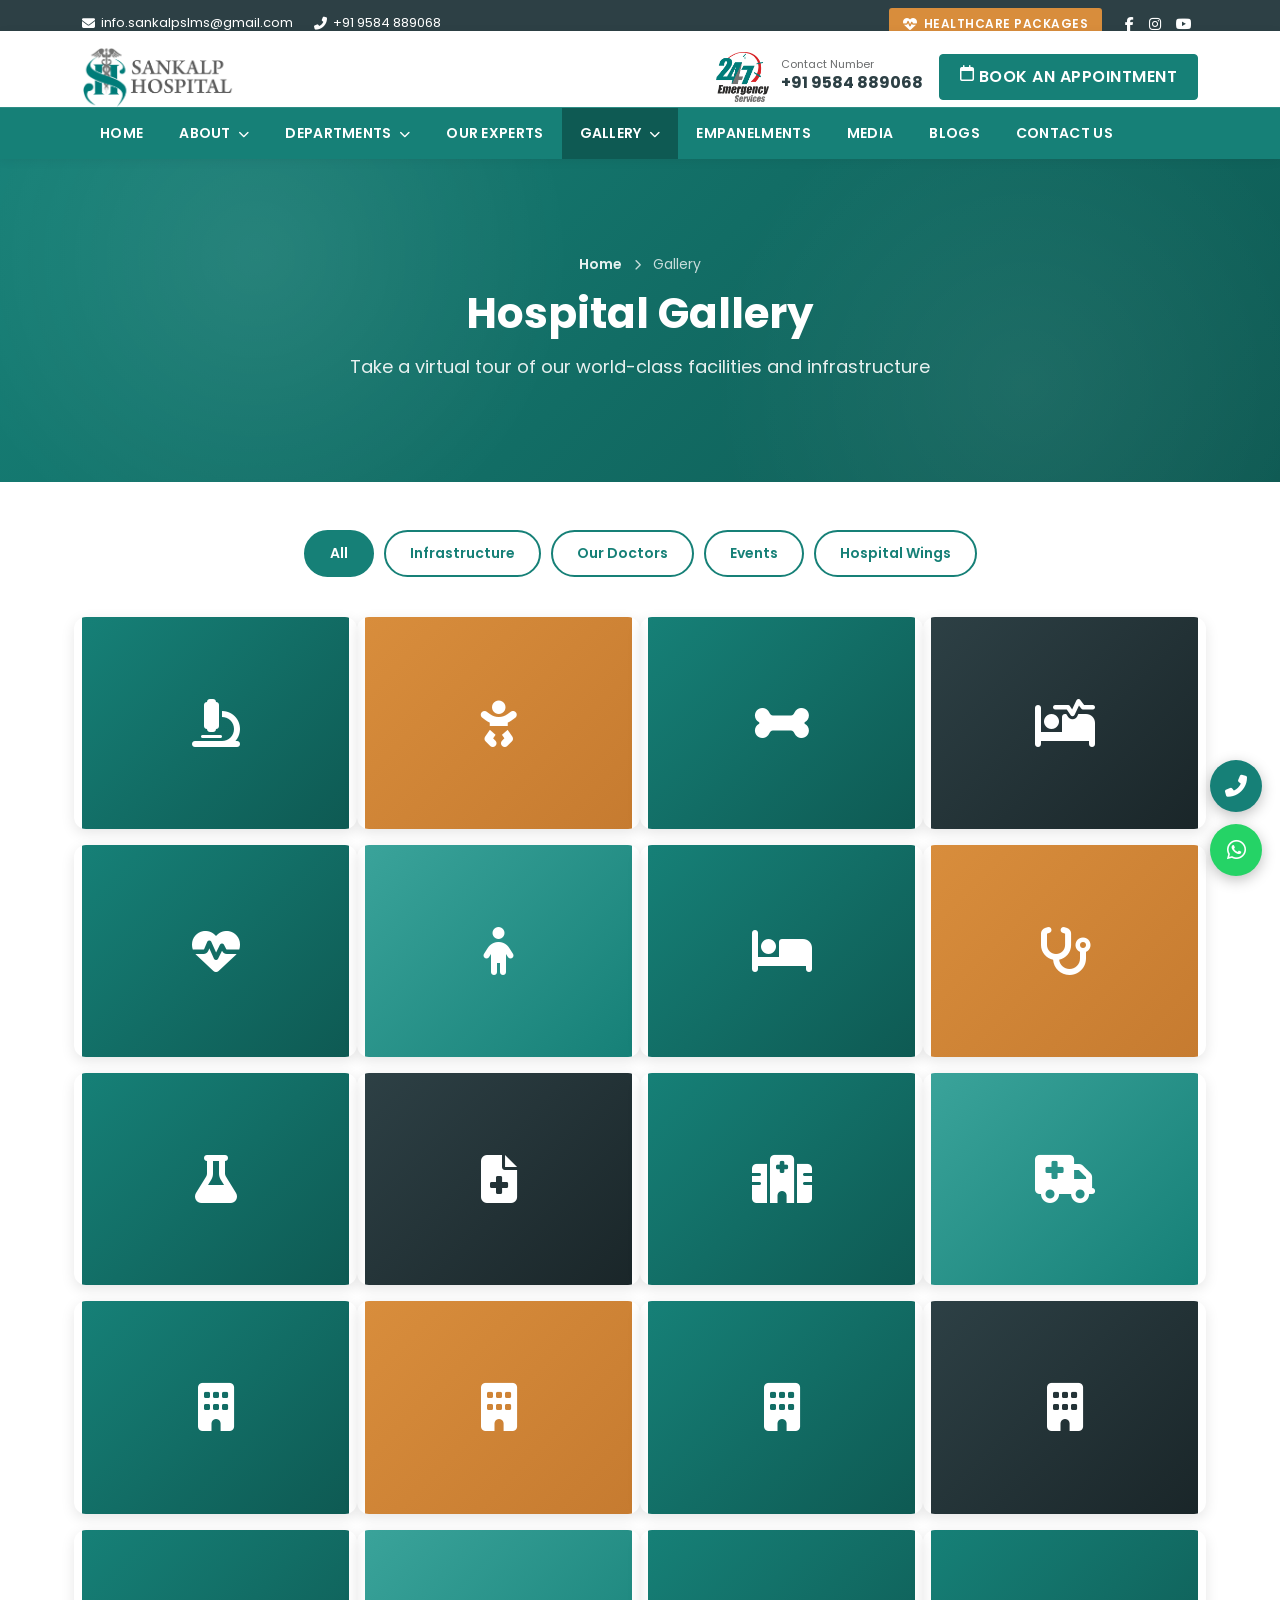
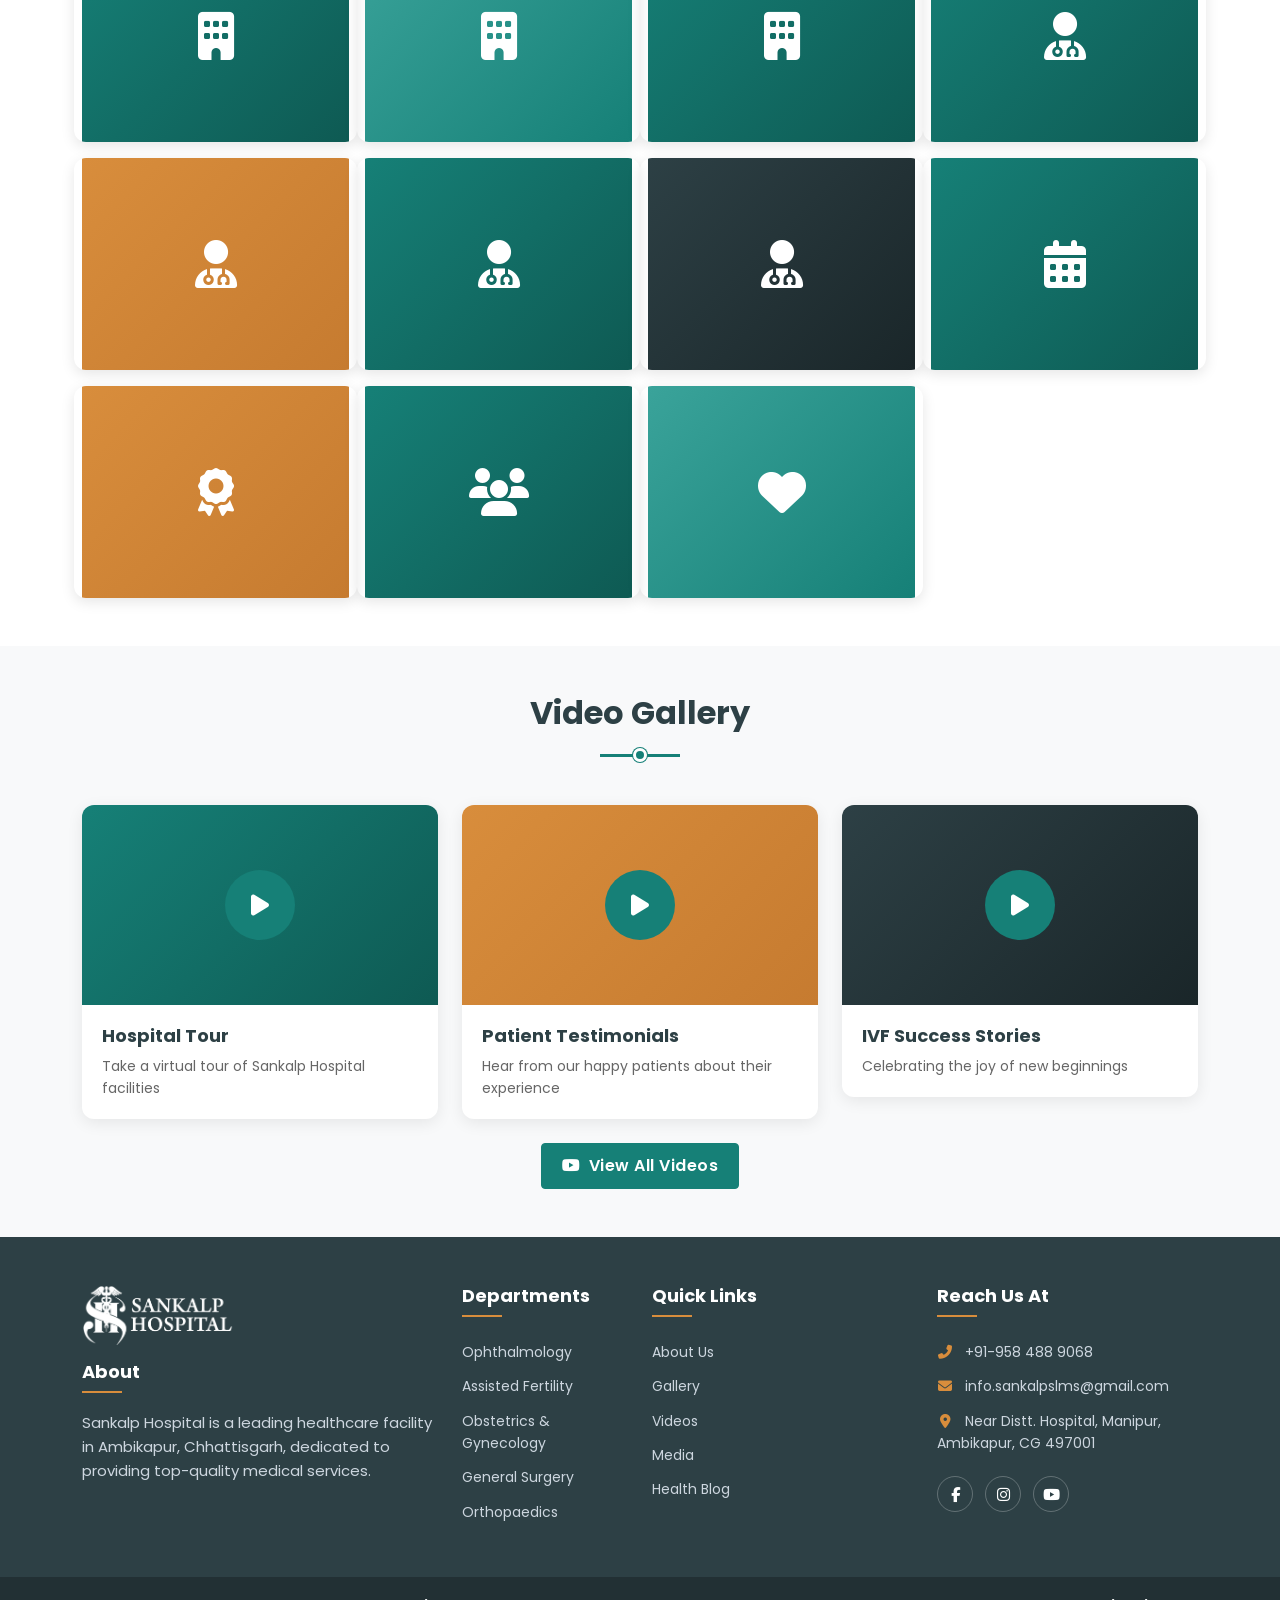
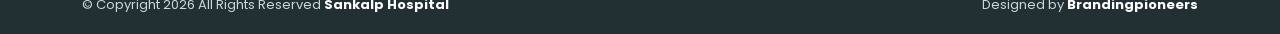
<file: gallery.html>
<!DOCTYPE html>
<html lang="en">
<head>
  <meta charset="UTF-8">
  <meta name="viewport" content="width=device-width, initial-scale=1.0">
  <title>Gallery | Sankalp Hospital - Best Hospital In Ambikapur</title>
  <meta name="description" content="View image gallery of Sankalp Hospital - our facilities, infrastructure, doctors, and hospital events.">
  <link rel="icon" href="assets/img/logo.png">
  <link href="https://cdn.jsdelivr.net/npm/bootstrap@5.3.3/dist/css/bootstrap.min.css" rel="stylesheet">
  <link href="https://cdnjs.cloudflare.com/ajax/libs/font-awesome/6.5.0/css/all.min.css" rel="stylesheet">
  <link href="https://fonts.googleapis.com/css2?family=Poppins:wght@300;400;500;600;700;800&family=Roboto:wght@400;500;700&display=swap" rel="stylesheet">
  <link href="assets/css/style.css" rel="stylesheet">
  <style>
    .page-hero{background:linear-gradient(135deg,var(--primary) 0%,var(--primary-dark) 100%);color:#fff;padding:80px 0 100px;text-align:center;position:relative;overflow:hidden}
    .page-hero::before{content:"";position:absolute;inset:0;background-image:radial-gradient(circle at 20% 30%,rgba(255,255,255,.08) 0,transparent 30%),radial-gradient(circle at 80% 70%,rgba(255,255,255,.06) 0,transparent 30%);pointer-events:none}
    .page-hero .breadcrumbs{position:relative;z-index:1;color:rgba(255,255,255,.85);font-size:14px;margin-bottom:14px}
    .page-hero .breadcrumbs a{color:#fff;font-weight:600}
    .page-hero h1{color:#fff;font-size:42px;font-weight:700;position:relative;z-index:1}
    .page-hero p{position:relative;z-index:1;max-width:700px;margin:14px auto 0;font-size:18px;opacity:.9}
    .gallery-filters{display:flex;flex-wrap:wrap;gap:10px;justify-content:center;margin-bottom:40px}
    .filter-btn{padding:10px 24px;border:2px solid var(--primary);background:transparent;color:var(--primary);border-radius:30px;font-weight:600;cursor:pointer;transition:all .25s}
    .filter-btn:hover,.filter-btn.active{background:var(--primary);color:#fff}
    .gallery-grid{display:grid;grid-template-columns:repeat(auto-fill,minmax(280px,1fr));gap:20px}
    .gallery-item{position:relative;overflow:hidden;border-radius:12px;aspect-ratio:4/3;cursor:pointer;box-shadow:0 4px 14px rgba(0,0,0,.1)}
    .gallery-item img{width:100%;height:100%;object-fit:cover;transition:transform .5s}
    .gallery-item:hover img{transform:scale(1.1)}
    .gallery-overlay{position:absolute;inset:0;background:linear-gradient(to top,rgba(0,0,0,.7) 0%,transparent 60%);display:flex;align-items:flex-end;padding:20px;opacity:0;transition:opacity .3s}
    .gallery-item:hover .gallery-overlay{opacity:1}
    .gallery-overlay span{color:#fff;font-weight:600;font-size:15px}
    .gallery-placeholder{width:100%;height:100%;background:linear-gradient(135deg,var(--primary),var(--primary-dark));display:flex;align-items:center;justify-content:center;color:#fff;font-size:48px}
    .video-card{background:#fff;border-radius:12px;overflow:hidden;box-shadow:0 4px 16px rgba(0,0,0,.08)}
    .video-thumbnail{position:relative;aspect-ratio:16/9;background:#000;overflow:hidden}
    .video-thumbnail img{width:100%;height:100%;object-fit:cover;opacity:.8}
    .play-btn{position:absolute;top:50%;left:50%;transform:translate(-50%,-50%);width:70px;height:70px;background:var(--primary);border-radius:50%;display:flex;align-items:center;justify-content:center;color:#fff;font-size:24px;transition:transform .3s}
    .video-card:hover .play-btn{transform:translate(-50%,-50%) scale(1.1)}
    .video-info{padding:20px}
    .video-info h4{font-size:18px;margin-bottom:8px}
    .video-info p{color:#666;font-size:14px;margin:0}
    @media (max-width:767px){
      .page-hero{padding:60px 0 80px}
      .page-hero h1{font-size:28px}
      .gallery-grid{grid-template-columns:repeat(2,1fr);gap:12px}
    }
  </style>
</head>
<body>

<!-- TOP BAR -->
<div class="top-bar d-none d-lg-block">
  <div class="container">
    <div class="d-flex justify-content-between align-items-center">
      <div class="top-bar-info">
        <a href="mailto:info.sankalpslms@gmail.com"><i class="fas fa-envelope"></i> info.sankalpslms@gmail.com</a>
        <a href="tel:+919584889068"><i class="fas fa-phone-alt"></i> +91 9584 889068</a>
      </div>
      <div class="top-bar-actions">
        <a href="#" class="btn-pkg"><i class="fas fa-heartbeat"></i> HEALTHCARE PACKAGES</a>
        <a href="https://www.facebook.com/sankalphospitals/" target="_blank" aria-label="Facebook"><i class="fab fa-facebook-f"></i></a>
        <a href="https://www.instagram.com/sankalphospitals/" target="_blank" aria-label="Instagram"><i class="fab fa-instagram"></i></a>
        <a href="https://www.youtube.com/channel/UCWGjgpakHsg7z4qMbXBSK_w" target="_blank" aria-label="YouTube"><i class="fab fa-youtube"></i></a>
      </div>
    </div>
  </div>
</div>

<!-- HEADER -->
<header class="site-header sticky-top">
  <div class="container">
    <div class="row align-items-center g-3">
      <div class="col-lg-3 col-6">
        <a href="index.html" class="brand"><img src="assets/img/logo.png" alt="Sankalp Hospital" class="brand-logo"></a>
      </div>
      <div class="col-lg-9 col-6 d-flex justify-content-end align-items-center gap-3">
        <div class="header-info d-none d-xl-flex align-items-center">
          <img src="assets/img/emergency-247.png" alt="24/7" class="emergency-img">
          <div>
            <small>Contact Number</small>
            <p>+91 9584 889068</p>
          </div>
        </div>
        <a href="index.html#appointment" class="btn btn-primary d-none d-md-inline-flex"><i class="far fa-calendar"></i> &nbsp;BOOK AN APPOINTMENT</a>
        <button class="navbar-toggler d-lg-none" type="button" data-bs-toggle="offcanvas" data-bs-target="#mobileNav">
          <i class="fas fa-bars"></i>
        </button>
      </div>
    </div>
  </div>

  <nav class="main-nav d-none d-lg-block">
    <div class="container">
      <ul class="nav-menu">
        <li><a href="index.html">Home</a></li>
        <li class="has-sub"><a href="about.html">About <i class="fas fa-chevron-down"></i></a>
          <ul class="sub-menu">
            <li><a href="about.html#vision">Vision Mission</a></li>
            <li><a href="about.html#director">Director's Message</a></li>
            <li><a href="about.html#achievements">Achievements</a></li>
            <li><a href="about.html#care">Patients Care</a></li>
            <li><a href="departments.html">Services &amp; Facilities</a></li>
            <li><a href="faq.html">FAQ's</a></li>
            <li><a href="myths-facts.html">Myths &amp; Facts</a></li>
            <li><a href="ivf.html">IUI – IVF – ICSI</a></li>
            <li><a href="glossary.html">Glossary Of Terms</a></li>
          </ul>
        </li>
        <li class="has-sub"><a href="departments.html">Departments <i class="fas fa-chevron-down"></i></a>
          <ul class="sub-menu sub-menu-wide">
            <li><a href="departments.html#ophthalmology">Ophthalmology</a></li>
            <li><a href="departments.html#urology">Urology</a></li>
            <li><a href="departments.html#gynecology">Obstetrics &amp; Gynecology</a></li>
            <li><a href="departments.html#orthopaedics">Orthopaedics Surgery</a></li>
            <li><a href="ivf.html">Assisted Fertility (IVF/ICSI/IUI)</a></li>
            <li><a href="departments.html#surgery">General &amp; Laparoscopic Surgery</a></li>
            <li><a href="departments.html#emergency">Emergency And Trauma Services</a></li>
            <li><a href="departments.html#chemotherapy">Chemotherapy Services</a></li>
            <li><a href="departments.html#anesthesia">Department of Anesthesia</a></li>
            <li><a href="departments.html#onco">Onco Surgery</a></li>
            <li><a href="departments.html#oral">Oral and Maxillofacial Surgery</a></li>
          </ul>
        </li>
        <li><a href="index.html#doctors">Our Experts</a></li>
        <li class="active has-sub"><a href="gallery.html">Gallery <i class="fas fa-chevron-down"></i></a>
          <ul class="sub-menu">
            <li><a href="gallery.html">Image Gallery</a></li>
            <li><a href="video-gallery.html">Video Gallery</a></li>
          </ul>
        </li>
        <li><a href="empanelments.html">Empanelments</a></li>
        <li><a href="media.html">Media</a></li>
        <li><a href="blogs.html">Blogs</a></li>
        <li><a href="index.html#contact">Contact Us</a></li>
      </ul>
    </div>
  </nav>
</header>

<!-- MOBILE OFFCANVAS NAV -->
<div class="offcanvas offcanvas-start" id="mobileNav">
  <div class="offcanvas-header">
    <img src="assets/img/logo.png" alt="" style="height:40px">
    <button class="btn-close" data-bs-dismiss="offcanvas"></button>
  </div>
  <div class="offcanvas-body">
    <ul class="mobile-menu">
      <li><a href="index.html">Home</a></li>
      <li><a href="about.html">About</a></li>
      <li><a href="departments.html">Departments</a></li>
      <li><a href="index.html#doctors">Our Experts</a></li>
      <li><a href="gallery.html">Gallery</a></li>
      <li><a href="empanelments.html">Empanelments</a></li>
      <li><a href="media.html">Media</a></li>
      <li><a href="blogs.html">Blogs</a></li>
      <li><a href="index.html#contact">Contact Us</a></li>
    </ul>
    <a href="index.html#appointment" class="btn btn-primary w-100 mt-3" data-bs-dismiss="offcanvas">Book An Appointment</a>
  </div>
</div>

<!-- PAGE HERO -->
<section class="page-hero">
  <div class="container">
    <p class="breadcrumbs"><a href="index.html">Home</a> <i class="fas fa-chevron-right mx-2" style="font-size:11px"></i> Gallery</p>
    <h1>Hospital Gallery</h1>
    <p>Take a virtual tour of our world-class facilities and infrastructure</p>
  </div>
</section>

<!-- IMAGE GALLERY -->
<section class="py-5">
  <div class="container">
    <div class="gallery-filters">
      <button class="filter-btn active" data-filter="all">All</button>
      <button class="filter-btn" data-filter="infrastructure">Infrastructure</button>
      <button class="filter-btn" data-filter="doctors">Our Doctors</button>
      <button class="filter-btn" data-filter="events">Events</button>
      <button class="filter-btn" data-filter="wings">Hospital Wings</button>
    </div>
    <div class="row g-3">
      <!-- Infrastructure Images -->
      <div class="col-6 col-md-4 col-lg-3 gallery-item" data-category="infrastructure">
        <div class="gallery-placeholder"><i class="fas fa-microscope"></i></div>
        <div class="gallery-overlay"><span>Eye OT</span></div>
      </div>
      <div class="col-6 col-md-4 col-lg-3 gallery-item" data-category="infrastructure">
        <div class="gallery-placeholder" style="background:linear-gradient(135deg,var(--accent),#c67b30)"><i class="fas fa-baby"></i></div>
        <div class="gallery-overlay"><span>Gynae OT</span></div>
      </div>
      <div class="col-6 col-md-4 col-lg-3 gallery-item" data-category="infrastructure">
        <div class="gallery-placeholder"><i class="fas fa-bone"></i></div>
        <div class="gallery-overlay"><span>Ortho OT</span></div>
      </div>
      <div class="col-6 col-md-4 col-lg-3 gallery-item" data-category="infrastructure">
        <div class="gallery-placeholder" style="background:linear-gradient(135deg,var(--dark),#1a2629)"><i class="fas fa-procedures"></i></div>
        <div class="gallery-overlay"><span>Laparoscopic Surgery</span></div>
      </div>
      <div class="col-6 col-md-4 col-lg-3 gallery-item" data-category="infrastructure">
        <div class="gallery-placeholder"><i class="fas fa-heartbeat"></i></div>
        <div class="gallery-overlay"><span>ICU</span></div>
      </div>
      <div class="col-6 col-md-4 col-lg-3 gallery-item" data-category="infrastructure">
        <div class="gallery-placeholder" style="background:linear-gradient(135deg,var(--primary-light),var(--primary))"><i class="fas fa-child"></i></div>
        <div class="gallery-overlay"><span>NICU</span></div>
      </div>
      <div class="col-6 col-md-4 col-lg-3 gallery-item" data-category="infrastructure">
        <div class="gallery-placeholder"><i class="fas fa-bed"></i></div>
        <div class="gallery-overlay"><span>General Ward</span></div>
      </div>
      <div class="col-6 col-md-4 col-lg-3 gallery-item" data-category="infrastructure">
        <div class="gallery-placeholder" style="background:linear-gradient(135deg,var(--accent),#c67b30)"><i class="fas fa-stethoscope"></i></div>
        <div class="gallery-overlay"><span>OPD Chamber</span></div>
      </div>
      <div class="col-6 col-md-4 col-lg-3 gallery-item" data-category="infrastructure">
        <div class="gallery-placeholder"><i class="fas fa-flask"></i></div>
        <div class="gallery-overlay"><span>Pathology Lab</span></div>
      </div>
      <div class="col-6 col-md-4 col-lg-3 gallery-item" data-category="infrastructure">
        <div class="gallery-placeholder" style="background:linear-gradient(135deg,var(--dark),#1a2629)"><i class="fas fa-file-medical"></i></div>
        <div class="gallery-overlay"><span>TPA Desk</span></div>
      </div>
      <div class="col-6 col-md-4 col-lg-3 gallery-item" data-category="infrastructure">
        <div class="gallery-placeholder"><i class="fas fa-hospital"></i></div>
        <div class="gallery-overlay"><span>Hospital View</span></div>
      </div>
      <div class="col-6 col-md-4 col-lg-3 gallery-item" data-category="infrastructure">
        <div class="gallery-placeholder" style="background:linear-gradient(135deg,var(--primary-light),var(--primary))"><i class="fas fa-ambulance"></i></div>
        <div class="gallery-overlay"><span>Emergency Entrance</span></div>
      </div>

      <!-- Hospital Wings -->
      <div class="col-6 col-md-4 col-lg-3 gallery-item" data-category="wings">
        <div class="gallery-placeholder"><i class="fas fa-building"></i></div>
        <div class="gallery-overlay"><span>New Wing 1</span></div>
      </div>
      <div class="col-6 col-md-4 col-lg-3 gallery-item" data-category="wings">
        <div class="gallery-placeholder" style="background:linear-gradient(135deg,var(--accent),#c67b30)"><i class="fas fa-building"></i></div>
        <div class="gallery-overlay"><span>New Wing 2</span></div>
      </div>
      <div class="col-6 col-md-4 col-lg-3 gallery-item" data-category="wings">
        <div class="gallery-placeholder"><i class="fas fa-building"></i></div>
        <div class="gallery-overlay"><span>New Wing 3</span></div>
      </div>
      <div class="col-6 col-md-4 col-lg-3 gallery-item" data-category="wings">
        <div class="gallery-placeholder" style="background:linear-gradient(135deg,var(--dark),#1a2629)"><i class="fas fa-building"></i></div>
        <div class="gallery-overlay"><span>New Wing 4</span></div>
      </div>
      <div class="col-6 col-md-4 col-lg-3 gallery-item" data-category="wings">
        <div class="gallery-placeholder"><i class="fas fa-building"></i></div>
        <div class="gallery-overlay"><span>New Wing 5</span></div>
      </div>
      <div class="col-6 col-md-4 col-lg-3 gallery-item" data-category="wings">
        <div class="gallery-placeholder" style="background:linear-gradient(135deg,var(--primary-light),var(--primary))"><i class="fas fa-building"></i></div>
        <div class="gallery-overlay"><span>New Wing 6</span></div>
      </div>
      <div class="col-6 col-md-4 col-lg-3 gallery-item" data-category="wings">
        <div class="gallery-placeholder"><i class="fas fa-building"></i></div>
        <div class="gallery-overlay"><span>New Wing 7</span></div>
      </div>

      <!-- Doctors -->
      <div class="col-6 col-md-4 col-lg-3 gallery-item" data-category="doctors">
        <div class="gallery-placeholder" style="background:linear-gradient(135deg,var(--primary),var(--primary-dark))"><i class="fas fa-user-md"></i></div>
        <div class="gallery-overlay"><span>Dr. Sanjay Goyal</span></div>
      </div>
      <div class="col-6 col-md-4 col-lg-3 gallery-item" data-category="doctors">
        <div class="gallery-placeholder" style="background:linear-gradient(135deg,var(--accent),#c67b30)"><i class="fas fa-user-md"></i></div>
        <div class="gallery-overlay"><span>Dr. Lata Goyal</span></div>
      </div>
      <div class="col-6 col-md-4 col-lg-3 gallery-item" data-category="doctors">
        <div class="gallery-placeholder"><i class="fas fa-user-md"></i></div>
        <div class="gallery-overlay"><span>Dr. Akshaya Goyal</span></div>
      </div>
      <div class="col-6 col-md-4 col-lg-3 gallery-item" data-category="doctors">
        <div class="gallery-placeholder" style="background:linear-gradient(135deg,var(--dark),#1a2629)"><i class="fas fa-user-md"></i></div>
        <div class="gallery-overlay"><span>Medical Team</span></div>
      </div>

      <!-- Events -->
      <div class="col-6 col-md-4 col-lg-3 gallery-item" data-category="events">
        <div class="gallery-placeholder"><i class="fas fa-calendar-alt"></i></div>
        <div class="gallery-overlay"><span>Health Camp</span></div>
      </div>
      <div class="col-6 col-md-4 col-lg-3 gallery-item" data-category="events">
        <div class="gallery-placeholder" style="background:linear-gradient(135deg,var(--accent),#c67b30)"><i class="fas fa-award"></i></div>
        <div class="gallery-overlay"><span>Award Ceremony</span></div>
      </div>
      <div class="col-6 col-md-4 col-lg-3 gallery-item" data-category="events">
        <div class="gallery-placeholder"><i class="fas fa-users"></i></div>
        <div class="gallery-overlay"><span>Team Meeting</span></div>
      </div>
      <div class="col-6 col-md-4 col-lg-3 gallery-item" data-category="events">
        <div class="gallery-placeholder" style="background:linear-gradient(135deg,var(--primary-light),var(--primary))"><i class="fas fa-heart"></i></div>
        <div class="gallery-overlay"><span>Patient Care</span></div>
      </div>
    </div>
  </div>
</section>

<!-- VIDEO GALLERY PREVIEW -->
<section class="py-5 bg-light">
  <div class="container">
    <div class="text-center mb-5">
      <h2 class="section-title">Video Gallery</h2>
      <span class="section-divider"></span>
    </div>
    <div class="row g-4">
      <div class="col-md-6 col-lg-4">
        <div class="video-card">
          <div class="video-thumbnail">
            <div class="gallery-placeholder" style="aspect-ratio:16/9;background:linear-gradient(135deg,var(--primary),var(--primary-dark))"><i class="fas fa-video"></i></div>
            <div class="play-btn"><i class="fas fa-play"></i></div>
          </div>
          <div class="video-info">
            <h4>Hospital Tour</h4>
            <p>Take a virtual tour of Sankalp Hospital facilities</p>
          </div>
        </div>
      </div>
      <div class="col-md-6 col-lg-4">
        <div class="video-card">
          <div class="video-thumbnail">
            <div class="gallery-placeholder" style="aspect-ratio:16/9;background:linear-gradient(135deg,var(--accent),#c67b30)"><i class="fas fa-video"></i></div>
            <div class="play-btn"><i class="fas fa-play"></i></div>
          </div>
          <div class="video-info">
            <h4>Patient Testimonials</h4>
            <p>Hear from our happy patients about their experience</p>
          </div>
        </div>
      </div>
      <div class="col-md-6 col-lg-4">
        <div class="video-card">
          <div class="video-thumbnail">
            <div class="gallery-placeholder" style="aspect-ratio:16/9;background:linear-gradient(135deg,var(--dark),#1a2629)"><i class="fas fa-video"></i></div>
            <div class="play-btn"><i class="fas fa-play"></i></div>
          </div>
          <div class="video-info">
            <h4>IVF Success Stories</h4>
            <p>Celebrating the joy of new beginnings</p>
          </div>
        </div>
      </div>
    </div>
    <div class="text-center mt-4">
      <a href="video-gallery.html" class="btn btn-primary"><i class="fab fa-youtube me-2"></i>View All Videos</a>
    </div>
  </div>
</section>

<!-- FOOTER -->
<footer id="contact" class="site-footer">
  <div class="footer-main py-5">
    <div class="container">
      <div class="row g-4">
        <div class="col-md-6 col-lg-4">
          <img src="assets/img/logo-white.png" alt="Sankalp Hospital" class="footer-logo mb-3">
          <h3>About</h3>
          <p>Sankalp Hospital is a leading healthcare facility in Ambikapur, Chhattisgarh, dedicated to providing top-quality medical services.</p>
        </div>
        <div class="col-md-6 col-lg-2">
          <h3>Departments</h3>
          <ul class="footer-list">
            <li><a href="departments.html">Ophthalmology</a></li>
            <li><a href="ivf.html">Assisted Fertility</a></li>
            <li><a href="departments.html#gynecology">Obstetrics &amp; Gynecology</a></li>
            <li><a href="departments.html#surgery">General Surgery</a></li>
            <li><a href="departments.html#orthopaedics">Orthopaedics</a></li>
          </ul>
        </div>
        <div class="col-md-6 col-lg-3">
          <h3>Quick Links</h3>
          <ul class="footer-list">
            <li><a href="about.html">About Us</a></li>
            <li><a href="gallery.html">Gallery</a></li>
            <li><a href="video-gallery.html">Videos</a></li>
            <li><a href="media.html">Media</a></li>
            <li><a href="blogs.html">Health Blog</a></li>
          </ul>
        </div>
        <div class="col-md-6 col-lg-3">
          <h3>Reach Us At</h3>
          <ul class="footer-list">
            <li><i class="fas fa-phone-alt"></i> <a href="tel:+919584889068">+91-958 488 9068</a></li>
            <li><i class="fas fa-envelope"></i> <a href="mailto:info.sankalpslms@gmail.com">info.sankalpslms@gmail.com</a></li>
            <li><i class="fas fa-map-marker-alt"></i> Near Distt. Hospital, Manipur, Ambikapur, CG 497001</li>
          </ul>
          <div class="social-icons mt-3">
            <a href="https://www.facebook.com/sankalphospitals/" target="_blank"><i class="fab fa-facebook-f"></i></a>
            <a href="https://www.instagram.com/sankalphospitals/" target="_blank"><i class="fab fa-instagram"></i></a>
            <a href="https://www.youtube.com/channel/UCWGjgpakHsg7z4qMbXBSK_w" target="_blank"><i class="fab fa-youtube"></i></a>
          </div>
        </div>
      </div>
    </div>
  </div>
  <div class="footer-bottom">
    <div class="container">
      <div class="d-md-flex justify-content-between align-items-center text-center">
        <p class="mb-0">© Copyright <span id="year"></span> All Rights Reserved <a href="index.html"><strong>Sankalp Hospital</strong></a></p>
        <p class="mb-0">Designed by <a href="https://brandingpioneers.com/" target="_blank"><strong>Brandingpioneers</strong></a></p>
      </div>
    </div>
  </div>
</footer>

<a href="tel:+919584889068" class="float-call" aria-label="Call us"><i class="fas fa-phone-alt"></i></a>
<a href="https://wa.me/919584889068" target="_blank" class="float-wa" aria-label="WhatsApp"><i class="fab fa-whatsapp"></i></a>

<script src="https://cdn.jsdelivr.net/npm/bootstrap@5.3.3/dist/js/bootstrap.bundle.min.js"></script>
<script>
  document.getElementById('year').textContent = new Date().getFullYear();
</script>
</body>
</html>
</file>
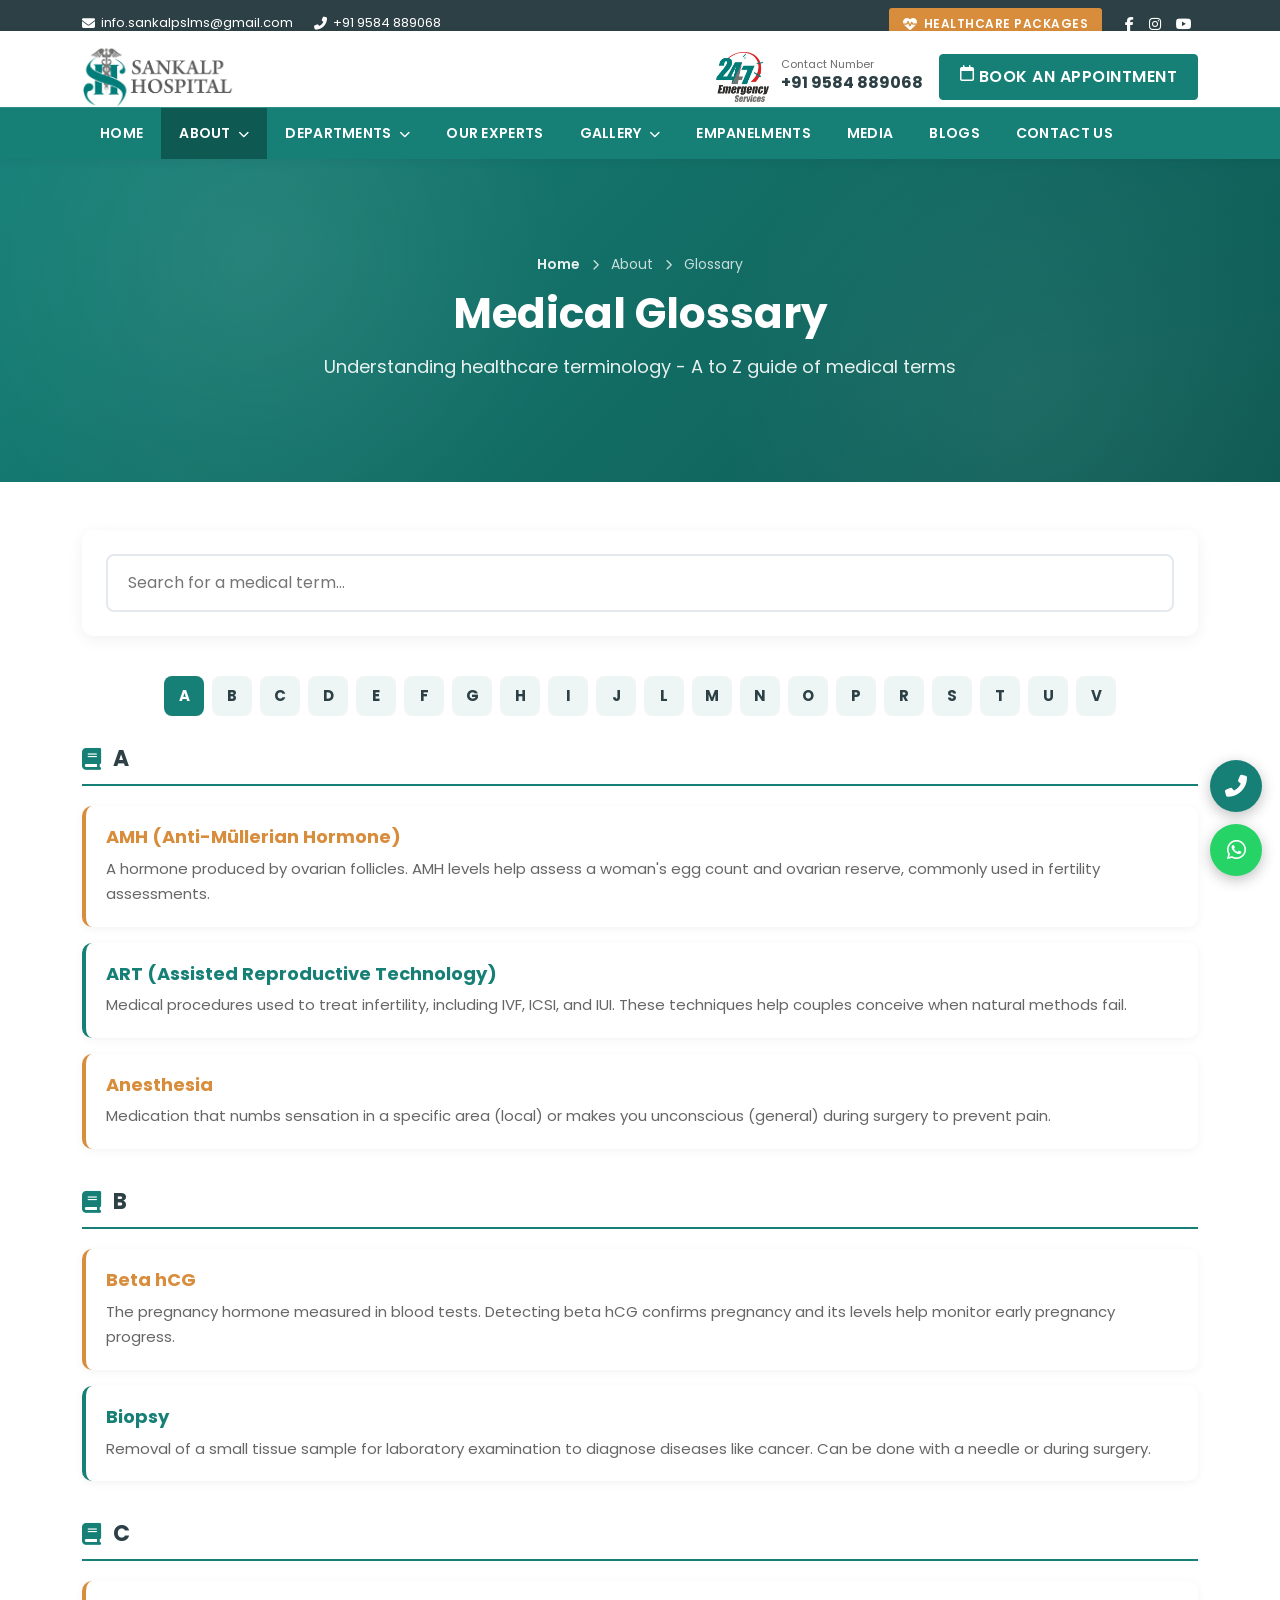
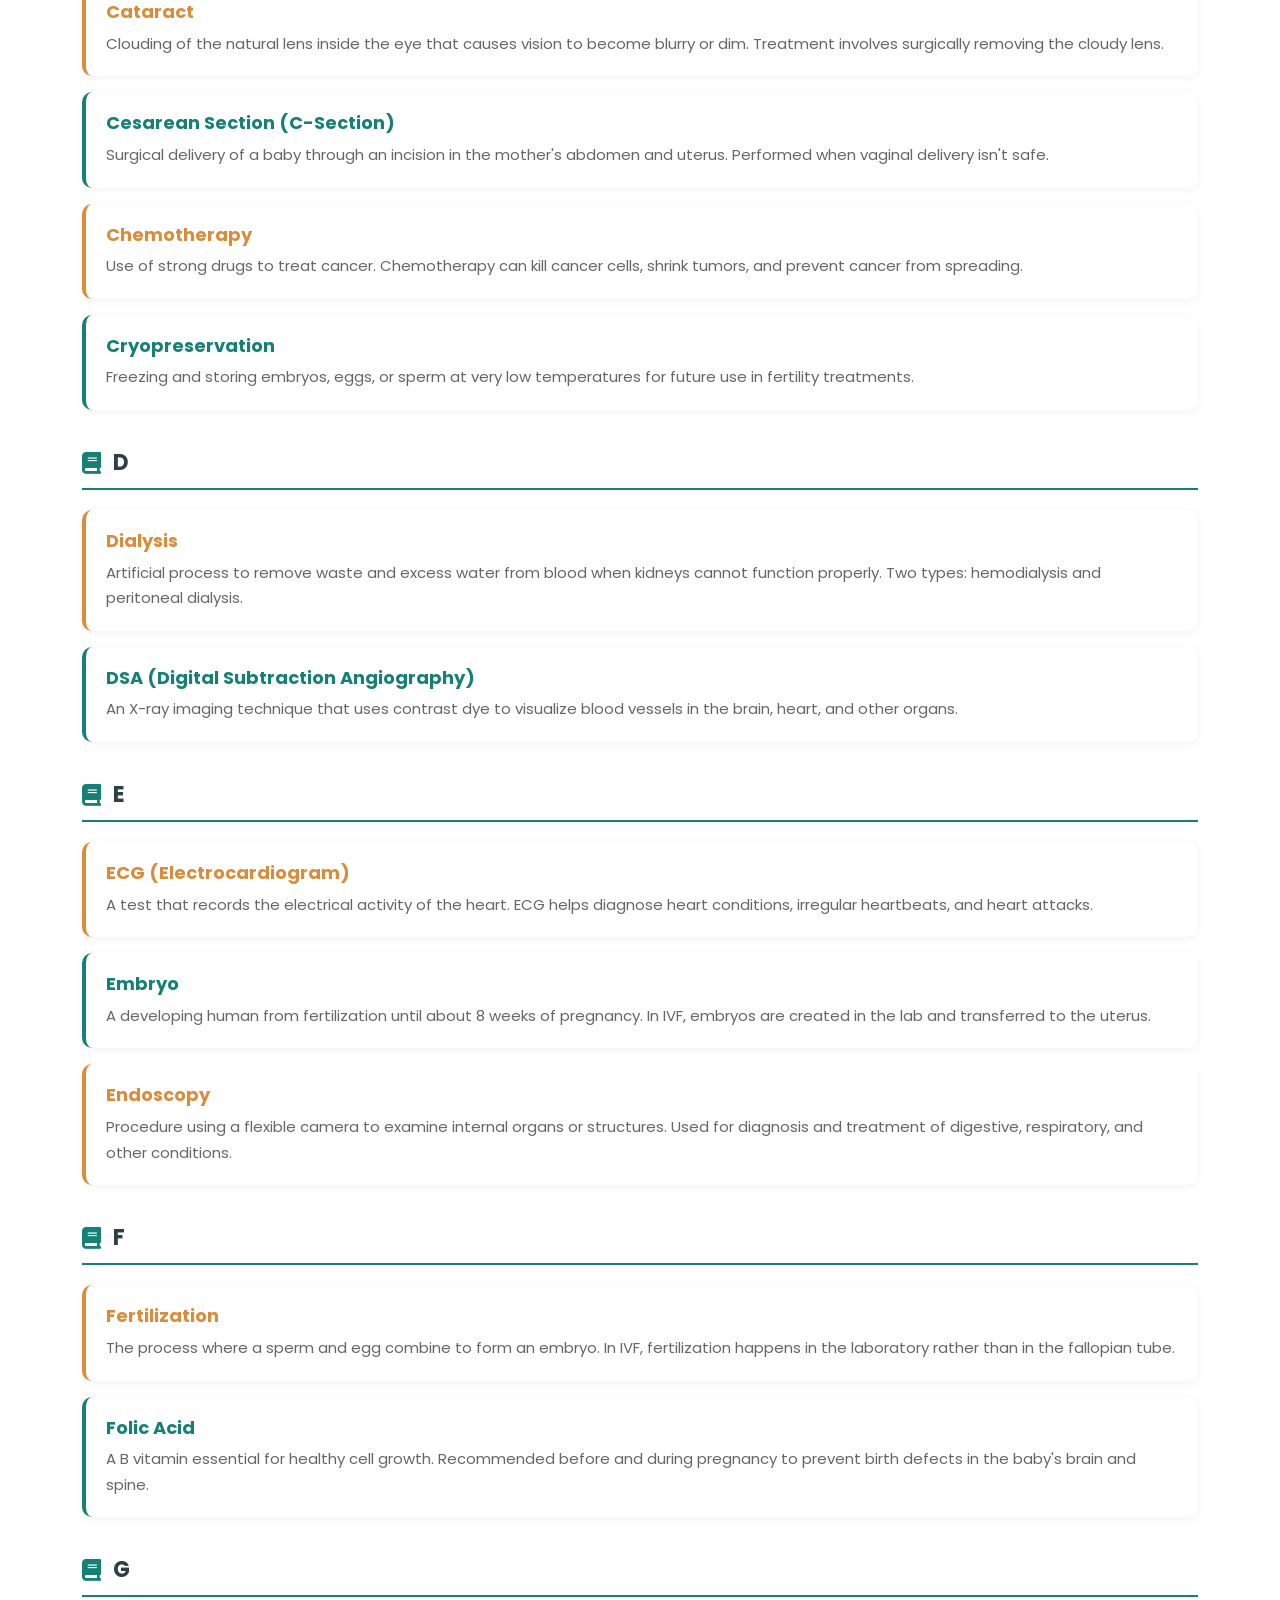
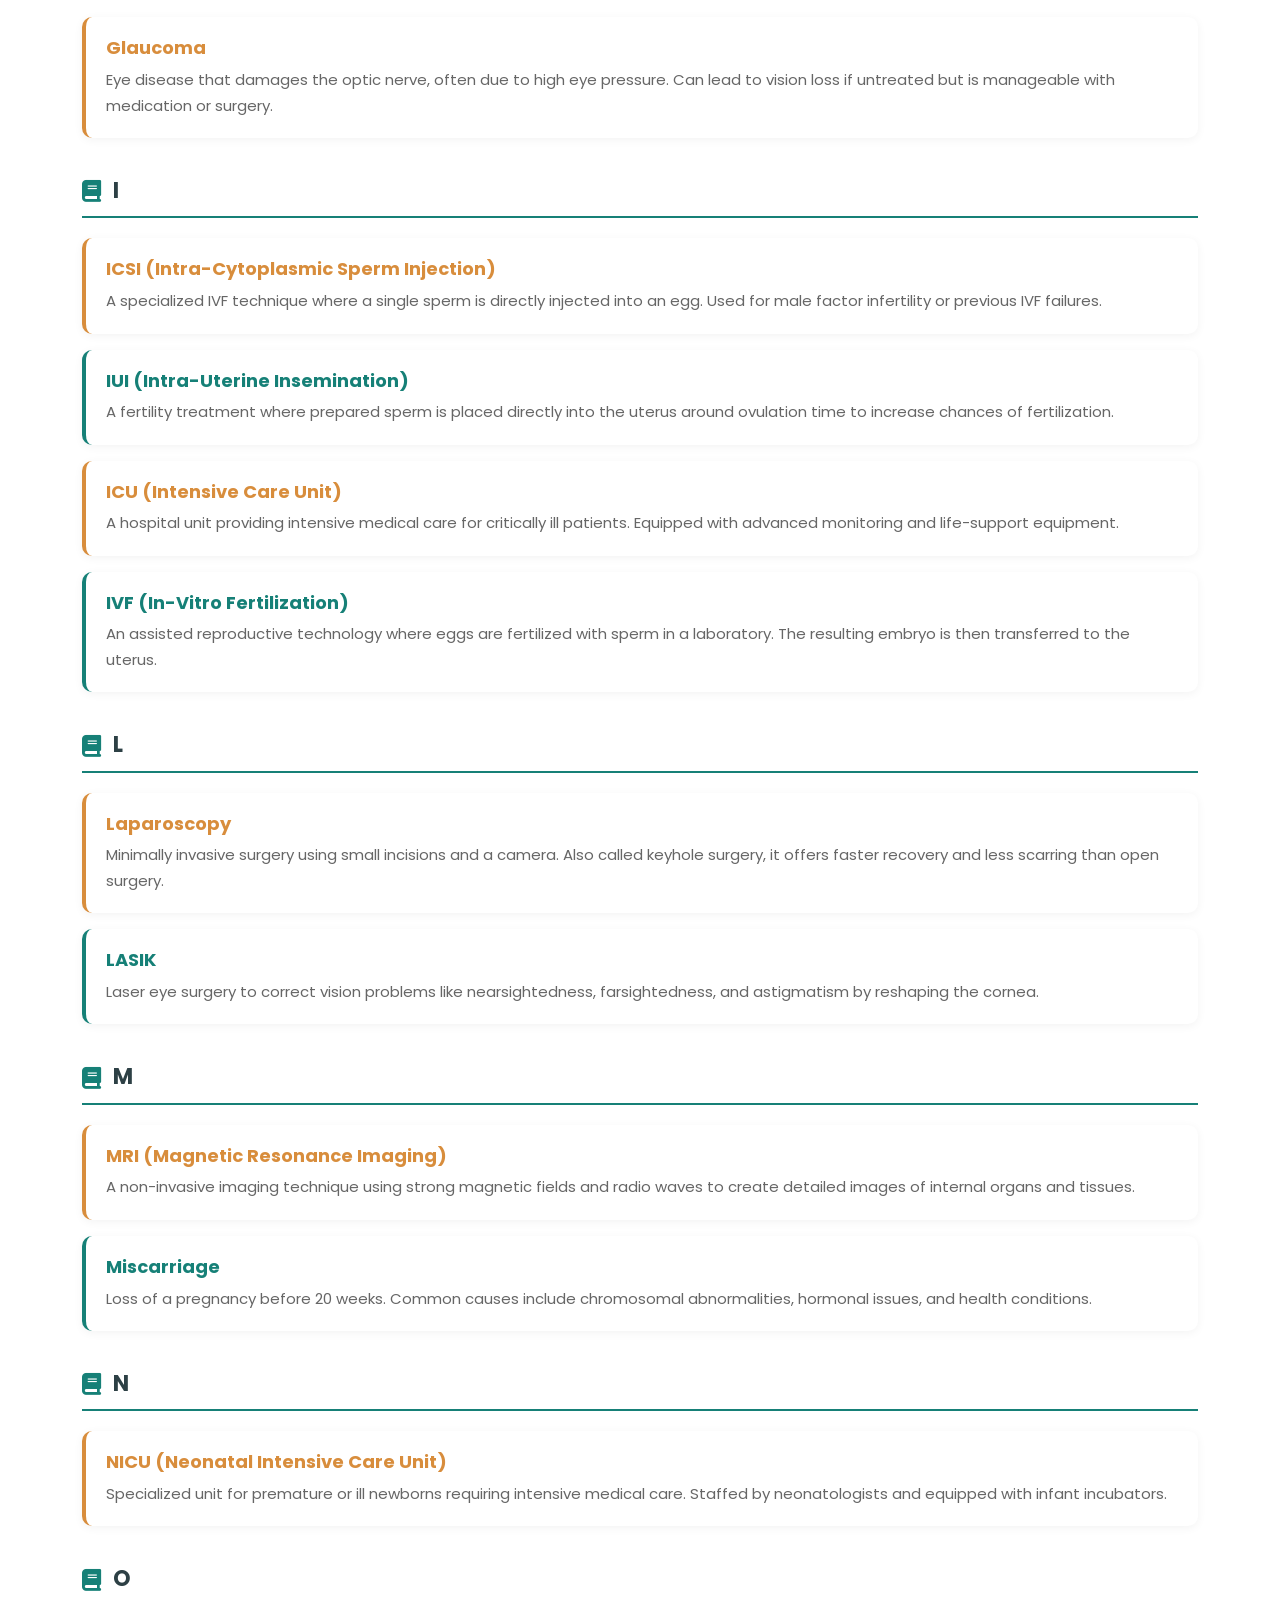
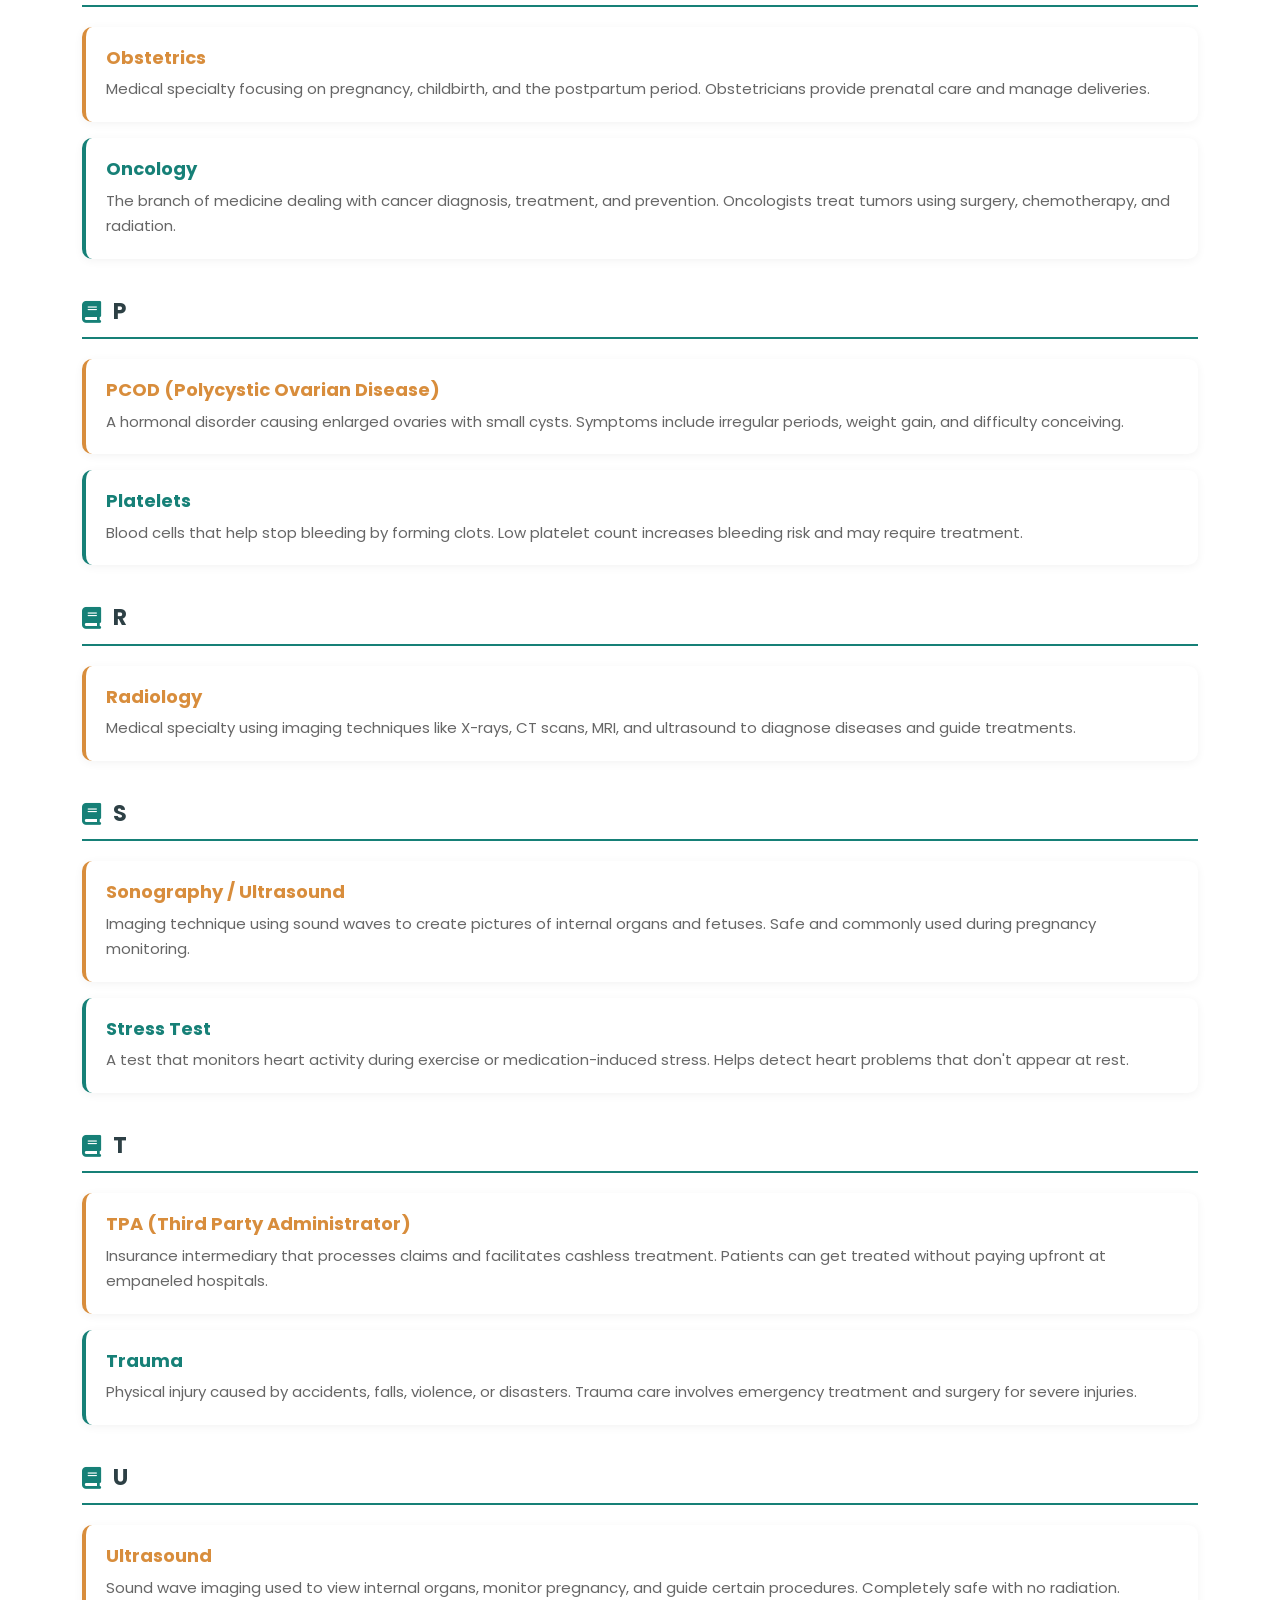
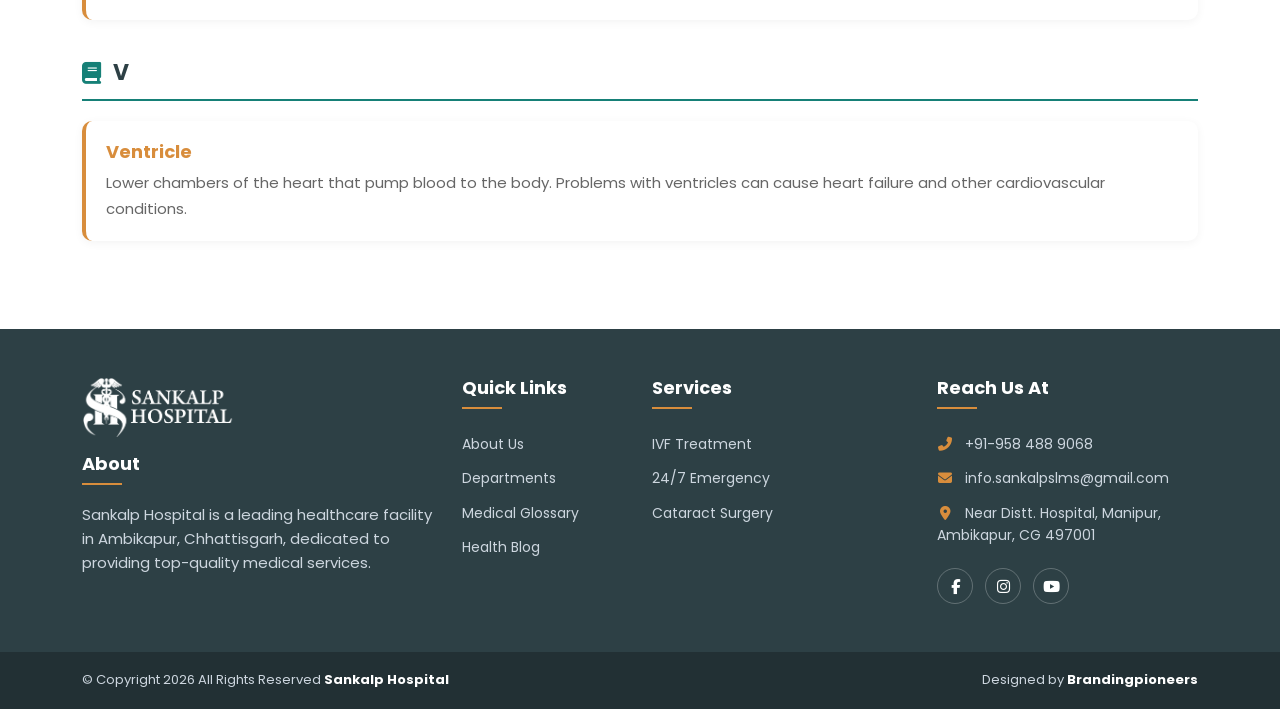
<file: glossary.html>
<!DOCTYPE html>
<html lang="en">
<head>
  <meta charset="UTF-8">
  <meta name="viewport" content="width=device-width, initial-scale=1.0">
  <title>Medical Glossary | Sankalp Hospital - Healthcare Terms Explained</title>
  <meta name="description" content="Medical terminology glossary - understand healthcare terms used by doctors at Sankalp Hospital.">
  <link rel="icon" href="assets/img/logo.png">
  <link href="https://cdn.jsdelivr.net/npm/bootstrap@5.3.3/dist/css/bootstrap.min.css" rel="stylesheet">
  <link href="https://cdnjs.cloudflare.com/ajax/libs/font-awesome/6.5.0/css/all.min.css" rel="stylesheet">
  <link href="https://fonts.googleapis.com/css2?family=Poppins:wght@300;400;500;600;700;800&family=Roboto:wght@400;500;700&display=swap" rel="stylesheet">
  <link href="assets/css/style.css" rel="stylesheet">
  <style>
    .page-hero{background:linear-gradient(135deg,var(--primary) 0%,var(--primary-dark) 100%);color:#fff;padding:80px 0 100px;text-align:center;position:relative;overflow:hidden}
    .page-hero::before{content:"";position:absolute;inset:0;background-image:radial-gradient(circle at 20% 30%,rgba(255,255,255,.08) 0,transparent 30%),radial-gradient(circle at 80% 70%,rgba(255,255,255,.06) 0,transparent 30%);pointer-events:none}
    .page-hero .breadcrumbs{position:relative;z-index:1;color:rgba(255,255,255,.85);font-size:14px;margin-bottom:14px}
    .page-hero .breadcrumbs a{color:#fff;font-weight:600}
    .page-hero h1{color:#fff;font-size:42px;font-weight:700;position:relative;z-index:1}
    .page-hero p{position:relative;z-index:1;max-width:700px;margin:14px auto 0;font-size:18px;opacity:.9}
    .glossary-search{background:#fff;border-radius:12px;padding:24px;margin-bottom:40px;box-shadow:0 4px 16px rgba(0,0,0,.06)}
    .glossary-search input{padding:14px 20px;border:2px solid #e3e9ee;border-radius:8px;font-size:16px;width:100%}
    .glossary-search input:focus{border-color:var(--primary);outline:none}
    .glossary-category{margin-bottom:40px}
    .glossary-category h3{font-size:22px;margin-bottom:20px;padding-bottom:12px;border-bottom:2px solid var(--primary);display:flex;align-items:center;gap:12px}
    .glossary-category h3 i{color:var(--primary)}
    .glossary-item{background:#fff;border-radius:10px;padding:20px;margin-bottom:16px;box-shadow:0 2px 10px rgba(0,0,0,.05);border-left:4px solid var(--primary)}
    .glossary-item:nth-child(even){border-left-color:var(--accent)}
    .glossary-item h4{font-size:18px;color:var(--primary);margin-bottom:8px}
    .glossary-item:nth-child(even) h4{color:var(--accent)}
    .glossary-item p{color:#666;line-height:1.7;margin:0}
    .alpha-nav{display:flex;flex-wrap:wrap;gap:8px;justify-content:center;margin-bottom:30px}
    .alpha-nav a{display:inline-block;width:40px;height:40px;background:var(--bg-soft);border-radius:8px;text-align:center;line-height:40px;font-weight:700;color:var(--dark);transition:all .25s}
    .alpha-nav a:hover,.alpha-nav a.active{background:var(--primary);color:#fff}
    @media (max-width:767px){
      .page-hero{padding:60px 0 80px}
      .page-hero h1{font-size:28px}
      .alpha-nav a{width:32px;height:32px;line-height:32px;font-size:13px}
    }
  </style>
</head>
<body>

<!-- TOP BAR -->
<div class="top-bar d-none d-lg-block">
  <div class="container">
    <div class="d-flex justify-content-between align-items-center">
      <div class="top-bar-info">
        <a href="mailto:info.sankalpslms@gmail.com"><i class="fas fa-envelope"></i> info.sankalpslms@gmail.com</a>
        <a href="tel:+919584889068"><i class="fas fa-phone-alt"></i> +91 9584 889068</a>
      </div>
      <div class="top-bar-actions">
        <a href="#" class="btn-pkg"><i class="fas fa-heartbeat"></i> HEALTHCARE PACKAGES</a>
        <a href="https://www.facebook.com/sankalphospitals/" target="_blank" aria-label="Facebook"><i class="fab fa-facebook-f"></i></a>
        <a href="https://www.instagram.com/sankalphospitals/" target="_blank" aria-label="Instagram"><i class="fab fa-instagram"></i></a>
        <a href="https://www.youtube.com/channel/UCWGjgpakHsg7z4qMbXBSK_w" target="_blank" aria-label="YouTube"><i class="fab fa-youtube"></i></a>
      </div>
    </div>
  </div>
</div>

<!-- HEADER -->
<header class="site-header sticky-top">
  <div class="container">
    <div class="row align-items-center g-3">
      <div class="col-lg-3 col-6">
        <a href="index.html" class="brand"><img src="assets/img/logo.png" alt="Sankalp Hospital" class="brand-logo"></a>
      </div>
      <div class="col-lg-9 col-6 d-flex justify-content-end align-items-center gap-3">
        <div class="header-info d-none d-xl-flex align-items-center">
          <img src="assets/img/emergency-247.png" alt="24/7" class="emergency-img">
          <div>
            <small>Contact Number</small>
            <p>+91 9584 889068</p>
          </div>
        </div>
        <a href="index.html#appointment" class="btn btn-primary d-none d-md-inline-flex"><i class="far fa-calendar"></i> &nbsp;BOOK AN APPOINTMENT</a>
        <button class="navbar-toggler d-lg-none" type="button" data-bs-toggle="offcanvas" data-bs-target="#mobileNav">
          <i class="fas fa-bars"></i>
        </button>
      </div>
    </div>
  </div>

  <nav class="main-nav d-none d-lg-block">
    <div class="container">
      <ul class="nav-menu">
        <li><a href="index.html">Home</a></li>
        <li class="active has-sub"><a href="about.html">About <i class="fas fa-chevron-down"></i></a>
          <ul class="sub-menu">
            <li><a href="about.html#vision">Vision Mission</a></li>
            <li><a href="about.html#director">Director's Message</a></li>
            <li><a href="about.html#achievements">Achievements</a></li>
            <li><a href="about.html#care">Patients Care</a></li>
            <li><a href="departments.html">Services &amp; Facilities</a></li>
            <li><a href="faq.html">FAQ's</a></li>
            <li><a href="myths-facts.html">Myths &amp; Facts</a></li>
            <li><a href="ivf.html">IUI – IVF – ICSI</a></li>
            <li><a href="glossary.html">Glossary Of Terms</a></li>
          </ul>
        </li>
        <li class="has-sub"><a href="departments.html">Departments <i class="fas fa-chevron-down"></i></a>
          <ul class="sub-menu sub-menu-wide">
            <li><a href="departments.html#ophthalmology">Ophthalmology</a></li>
            <li><a href="departments.html#gynecology">Obstetrics &amp; Gynecology</a></li>
            <li><a href="ivf.html">Assisted Fertility (IVF/ICSI/IUI)</a></li>
            <li><a href="departments.html#surgery">General &amp; Laparoscopic Surgery</a></li>
            <li><a href="departments.html#emergency">Emergency And Trauma Services</a></li>
          </ul>
        </li>
        <li><a href="index.html#doctors">Our Experts</a></li>
        <li class="has-sub"><a href="gallery.html">Gallery <i class="fas fa-chevron-down"></i></a>
          <ul class="sub-menu">
            <li><a href="gallery.html">Image Gallery</a></li>
            <li><a href="video-gallery.html">Video Gallery</a></li>
          </ul>
        </li>
        <li><a href="empanelments.html">Empanelments</a></li>
        <li><a href="media.html">Media</a></li>
        <li><a href="blogs.html">Blogs</a></li>
        <li><a href="index.html#contact">Contact Us</a></li>
      </ul>
    </div>
  </nav>
</header>

<!-- MOBILE OFFCANVAS NAV -->
<div class="offcanvas offcanvas-start" id="mobileNav">
  <div class="offcanvas-header">
    <img src="assets/img/logo.png" alt="" style="height:40px">
    <button class="btn-close" data-bs-dismiss="offcanvas"></button>
  </div>
  <div class="offcanvas-body">
    <ul class="mobile-menu">
      <li><a href="index.html">Home</a></li>
      <li><a href="about.html">About</a></li>
      <li><a href="departments.html">Departments</a></li>
      <li><a href="index.html#doctors">Our Experts</a></li>
      <li><a href="gallery.html">Gallery</a></li>
      <li><a href="empanelments.html">Empanelments</a></li>
      <li><a href="media.html">Media</a></li>
      <li><a href="blogs.html">Blogs</a></li>
      <li><a href="index.html#contact">Contact Us</a></li>
    </ul>
    <a href="index.html#appointment" class="btn btn-primary w-100 mt-3" data-bs-dismiss="offcanvas">Book An Appointment</a>
  </div>
</div>

<!-- PAGE HERO -->
<section class="page-hero">
  <div class="container">
    <p class="breadcrumbs"><a href="index.html">Home</a> <i class="fas fa-chevron-right mx-2" style="font-size:11px"></i> About <i class="fas fa-chevron-right mx-2" style="font-size:11px"></i> Glossary</p>
    <h1>Medical Glossary</h1>
    <p>Understanding healthcare terminology - A to Z guide of medical terms</p>
  </div>
</section>

<!-- GLOSSARY CONTENT -->
<section class="py-5">
  <div class="container">
    <div class="glossary-search">
      <input type="text" id="glossarySearch" placeholder="Search for a medical term..." onkeyup="filterGlossary()">
    </div>

    <div class="alpha-nav">
      <a href="#letter-A" class="active">A</a>
      <a href="#letter-B">B</a>
      <a href="#letter-C">C</a>
      <a href="#letter-D">D</a>
      <a href="#letter-E">E</a>
      <a href="#letter-F">F</a>
      <a href="#letter-G">G</a>
      <a href="#letter-H">H</a>
      <a href="#letter-I">I</a>
      <a href="#letter-J">J</a>
      <a href="#letter-L">L</a>
      <a href="#letter-M">M</a>
      <a href="#letter-N">N</a>
      <a href="#letter-O">O</a>
      <a href="#letter-P">P</a>
      <a href="#letter-R">R</a>
      <a href="#letter-S">S</a>
      <a href="#letter-T">T</a>
      <a href="#letter-U">U</a>
      <a href="#letter-V">V</a>
    </div>

    <!-- A -->
    <div class="glossary-category" id="letter-A">
      <h3><i class="fas fa-book"></i> A</h3>
      <div class="glossary-item">
        <h4>AMH (Anti-Müllerian Hormone)</h4>
        <p>A hormone produced by ovarian follicles. AMH levels help assess a woman's egg count and ovarian reserve, commonly used in fertility assessments.</p>
      </div>
      <div class="glossary-item">
        <h4>ART (Assisted Reproductive Technology)</h4>
        <p>Medical procedures used to treat infertility, including IVF, ICSI, and IUI. These techniques help couples conceive when natural methods fail.</p>
      </div>
      <div class="glossary-item">
        <h4>Anesthesia</h4>
        <p>Medication that numbs sensation in a specific area (local) or makes you unconscious (general) during surgery to prevent pain.</p>
      </div>
    </div>

    <!-- B -->
    <div class="glossary-category" id="letter-B">
      <h3><i class="fas fa-book"></i> B</h3>
      <div class="glossary-item">
        <h4>Beta hCG</h4>
        <p>The pregnancy hormone measured in blood tests. Detecting beta hCG confirms pregnancy and its levels help monitor early pregnancy progress.</p>
      </div>
      <div class="glossary-item">
        <h4>Biopsy</h4>
        <p>Removal of a small tissue sample for laboratory examination to diagnose diseases like cancer. Can be done with a needle or during surgery.</p>
      </div>
    </div>

    <!-- C -->
    <div class="glossary-category" id="letter-C">
      <h3><i class="fas fa-book"></i> C</h3>
      <div class="glossary-item">
        <h4>Cataract</h4>
        <p>Clouding of the natural lens inside the eye that causes vision to become blurry or dim. Treatment involves surgically removing the cloudy lens.</p>
      </div>
      <div class="glossary-item">
        <h4>Cesarean Section (C-Section)</h4>
        <p>Surgical delivery of a baby through an incision in the mother's abdomen and uterus. Performed when vaginal delivery isn't safe.</p>
      </div>
      <div class="glossary-item">
        <h4>Chemotherapy</h4>
        <p>Use of strong drugs to treat cancer. Chemotherapy can kill cancer cells, shrink tumors, and prevent cancer from spreading.</p>
      </div>
      <div class="glossary-item">
        <h4>Cryopreservation</h4>
        <p>Freezing and storing embryos, eggs, or sperm at very low temperatures for future use in fertility treatments.</p>
      </div>
    </div>

    <!-- D -->
    <div class="glossary-category" id="letter-D">
      <h3><i class="fas fa-book"></i> D</h3>
      <div class="glossary-item">
        <h4>Dialysis</h4>
        <p>Artificial process to remove waste and excess water from blood when kidneys cannot function properly. Two types: hemodialysis and peritoneal dialysis.</p>
      </div>
      <div class="glossary-item">
        <h4>DSA (Digital Subtraction Angiography)</h4>
        <p>An X-ray imaging technique that uses contrast dye to visualize blood vessels in the brain, heart, and other organs.</p>
      </div>
    </div>

    <!-- E -->
    <div class="glossary-category" id="letter-E">
      <h3><i class="fas fa-book"></i> E</h3>
      <div class="glossary-item">
        <h4>ECG (Electrocardiogram)</h4>
        <p>A test that records the electrical activity of the heart. ECG helps diagnose heart conditions, irregular heartbeats, and heart attacks.</p>
      </div>
      <div class="glossary-item">
        <h4>Embryo</h4>
        <p>A developing human from fertilization until about 8 weeks of pregnancy. In IVF, embryos are created in the lab and transferred to the uterus.</p>
      </div>
      <div class="glossary-item">
        <h4>Endoscopy</h4>
        <p>Procedure using a flexible camera to examine internal organs or structures. Used for diagnosis and treatment of digestive, respiratory, and other conditions.</p>
      </div>
    </div>

    <!-- F -->
    <div class="glossary-category" id="letter-F">
      <h3><i class="fas fa-book"></i> F</h3>
      <div class="glossary-item">
        <h4>Fertilization</h4>
        <p>The process where a sperm and egg combine to form an embryo. In IVF, fertilization happens in the laboratory rather than in the fallopian tube.</p>
      </div>
      <div class="glossary-item">
        <h4>Folic Acid</h4>
        <p>A B vitamin essential for healthy cell growth. Recommended before and during pregnancy to prevent birth defects in the baby's brain and spine.</p>
      </div>
    </div>

    <!-- G -->
    <div class="glossary-category" id="letter-G">
      <h3><i class="fas fa-book"></i> G</h3>
      <div class="glossary-item">
        <h4>Glaucoma</h4>
        <p>Eye disease that damages the optic nerve, often due to high eye pressure. Can lead to vision loss if untreated but is manageable with medication or surgery.</p>
      </div>
    </div>

    <!-- I -->
    <div class="glossary-category" id="letter-I">
      <h3><i class="fas fa-book"></i> I</h3>
      <div class="glossary-item">
        <h4>ICSI (Intra-Cytoplasmic Sperm Injection)</h4>
        <p>A specialized IVF technique where a single sperm is directly injected into an egg. Used for male factor infertility or previous IVF failures.</p>
      </div>
      <div class="glossary-item">
        <h4>IUI (Intra-Uterine Insemination)</h4>
        <p>A fertility treatment where prepared sperm is placed directly into the uterus around ovulation time to increase chances of fertilization.</p>
      </div>
      <div class="glossary-item">
        <h4>ICU (Intensive Care Unit)</h4>
        <p>A hospital unit providing intensive medical care for critically ill patients. Equipped with advanced monitoring and life-support equipment.</p>
      </div>
      <div class="glossary-item">
        <h4>IVF (In-Vitro Fertilization)</h4>
        <p>An assisted reproductive technology where eggs are fertilized with sperm in a laboratory. The resulting embryo is then transferred to the uterus.</p>
      </div>
    </div>

    <!-- L -->
    <div class="glossary-category" id="letter-L">
      <h3><i class="fas fa-book"></i> L</h3>
      <div class="glossary-item">
        <h4>Laparoscopy</h4>
        <p>Minimally invasive surgery using small incisions and a camera. Also called keyhole surgery, it offers faster recovery and less scarring than open surgery.</p>
      </div>
      <div class="glossary-item">
        <h4>LASIK</h4>
        <p>Laser eye surgery to correct vision problems like nearsightedness, farsightedness, and astigmatism by reshaping the cornea.</p>
      </div>
    </div>

    <!-- M -->
    <div class="glossary-category" id="letter-M">
      <h3><i class="fas fa-book"></i> M</h3>
      <div class="glossary-item">
        <h4>MRI (Magnetic Resonance Imaging)</h4>
        <p>A non-invasive imaging technique using strong magnetic fields and radio waves to create detailed images of internal organs and tissues.</p>
      </div>
      <div class="glossary-item">
        <h4>Miscarriage</h4>
        <p>Loss of a pregnancy before 20 weeks. Common causes include chromosomal abnormalities, hormonal issues, and health conditions.</p>
      </div>
    </div>

    <!-- N -->
    <div class="glossary-category" id="letter-N">
      <h3><i class="fas fa-book"></i> N</h3>
      <div class="glossary-item">
        <h4>NICU (Neonatal Intensive Care Unit)</h4>
        <p>Specialized unit for premature or ill newborns requiring intensive medical care. Staffed by neonatologists and equipped with infant incubators.</p>
      </div>
    </div>

    <!-- O -->
    <div class="glossary-category" id="letter-O">
      <h3><i class="fas fa-book"></i> O</h3>
      <div class="glossary-item">
        <h4>Obstetrics</h4>
        <p>Medical specialty focusing on pregnancy, childbirth, and the postpartum period. Obstetricians provide prenatal care and manage deliveries.</p>
      </div>
      <div class="glossary-item">
        <h4>Oncology</h4>
        <p>The branch of medicine dealing with cancer diagnosis, treatment, and prevention. Oncologists treat tumors using surgery, chemotherapy, and radiation.</p>
      </div>
    </div>

    <!-- P -->
    <div class="glossary-category" id="letter-P">
      <h3><i class="fas fa-book"></i> P</h3>
      <div class="glossary-item">
        <h4>PCOD (Polycystic Ovarian Disease)</h4>
        <p>A hormonal disorder causing enlarged ovaries with small cysts. Symptoms include irregular periods, weight gain, and difficulty conceiving.</p>
      </div>
      <div class="glossary-item">
        <h4>Platelets</h4>
        <p>Blood cells that help stop bleeding by forming clots. Low platelet count increases bleeding risk and may require treatment.</p>
      </div>
    </div>

    <!-- R -->
    <div class="glossary-category" id="letter-R">
      <h3><i class="fas fa-book"></i> R</h3>
      <div class="glossary-item">
        <h4>Radiology</h4>
        <p>Medical specialty using imaging techniques like X-rays, CT scans, MRI, and ultrasound to diagnose diseases and guide treatments.</p>
      </div>
    </div>

    <!-- S -->
    <div class="glossary-category" id="letter-S">
      <h3><i class="fas fa-book"></i> S</h3>
      <div class="glossary-item">
        <h4>Sonography / Ultrasound</h4>
        <p>Imaging technique using sound waves to create pictures of internal organs and fetuses. Safe and commonly used during pregnancy monitoring.</p>
      </div>
      <div class="glossary-item">
        <h4>Stress Test</h4>
        <p>A test that monitors heart activity during exercise or medication-induced stress. Helps detect heart problems that don't appear at rest.</p>
      </div>
    </div>

    <!-- T -->
    <div class="glossary-category" id="letter-T">
      <h3><i class="fas fa-book"></i> T</h3>
      <div class="glossary-item">
        <h4>TPA (Third Party Administrator)</h4>
        <p>Insurance intermediary that processes claims and facilitates cashless treatment. Patients can get treated without paying upfront at empaneled hospitals.</p>
      </div>
      <div class="glossary-item">
        <h4>Trauma</h4>
        <p>Physical injury caused by accidents, falls, violence, or disasters. Trauma care involves emergency treatment and surgery for severe injuries.</p>
      </div>
    </div>

    <!-- U -->
    <div class="glossary-category" id="letter-U">
      <h3><i class="fas fa-book"></i> U</h3>
      <div class="glossary-item">
        <h4>Ultrasound</h4>
        <p>Sound wave imaging used to view internal organs, monitor pregnancy, and guide certain procedures. Completely safe with no radiation.</p>
      </div>
    </div>

    <!-- V -->
    <div class="glossary-category" id="letter-V">
      <h3><i class="fas fa-book"></i> V</h3>
      <div class="glossary-item">
        <h4>Ventricle</h4>
        <p>Lower chambers of the heart that pump blood to the body. Problems with ventricles can cause heart failure and other cardiovascular conditions.</p>
      </div>
    </div>

  </div>
</section>

<!-- FOOTER -->
<footer id="contact" class="site-footer">
  <div class="footer-main py-5">
    <div class="container">
      <div class="row g-4">
        <div class="col-md-6 col-lg-4">
          <img src="assets/img/logo-white.png" alt="Sankalp Hospital" class="footer-logo mb-3">
          <h3>About</h3>
          <p>Sankalp Hospital is a leading healthcare facility in Ambikapur, Chhattisgarh, dedicated to providing top-quality medical services.</p>
        </div>
        <div class="col-md-6 col-lg-2">
          <h3>Quick Links</h3>
          <ul class="footer-list">
            <li><a href="about.html">About Us</a></li>
            <li><a href="departments.html">Departments</a></li>
            <li><a href="glossary.html">Medical Glossary</a></li>
            <li><a href="blogs.html">Health Blog</a></li>
          </ul>
        </div>
        <div class="col-md-6 col-lg-3">
          <h3>Services</h3>
          <ul class="footer-list">
            <li><a href="ivf.html">IVF Treatment</a></li>
            <li><a href="departments.html#emergency">24/7 Emergency</a></li>
            <li><a href="departments.html#ophthalmology">Cataract Surgery</a></li>
          </ul>
        </div>
        <div class="col-md-6 col-lg-3">
          <h3>Reach Us At</h3>
          <ul class="footer-list">
            <li><i class="fas fa-phone-alt"></i> <a href="tel:+919584889068">+91-958 488 9068</a></li>
            <li><i class="fas fa-envelope"></i> <a href="mailto:info.sankalpslms@gmail.com">info.sankalpslms@gmail.com</a></li>
            <li><i class="fas fa-map-marker-alt"></i> Near Distt. Hospital, Manipur, Ambikapur, CG 497001</li>
          </ul>
          <div class="social-icons mt-3">
            <a href="https://www.facebook.com/sankalphospitals/" target="_blank"><i class="fab fa-facebook-f"></i></a>
            <a href="https://www.instagram.com/sankalphospitals/" target="_blank"><i class="fab fa-instagram"></i></a>
            <a href="https://www.youtube.com/channel/UCWGjgpakHsg7z4qMbXBSK_w" target="_blank"><i class="fab fa-youtube"></i></a>
          </div>
        </div>
      </div>
    </div>
  </div>
  <div class="footer-bottom">
    <div class="container">
      <div class="d-md-flex justify-content-between align-items-center text-center">
        <p class="mb-0">© Copyright <span id="year"></span> All Rights Reserved <a href="index.html"><strong>Sankalp Hospital</strong></a></p>
        <p class="mb-0">Designed by <a href="https://brandingpioneers.com/" target="_blank"><strong>Brandingpioneers</strong></a></p>
      </div>
    </div>
  </div>
</footer>

<a href="tel:+919584889068" class="float-call" aria-label="Call us"><i class="fas fa-phone-alt"></i></a>
<a href="https://wa.me/919584889068" target="_blank" class="float-wa" aria-label="WhatsApp"><i class="fab fa-whatsapp"></i></a>

<script src="https://cdn.jsdelivr.net/npm/bootstrap@5.3.3/dist/js/bootstrap.bundle.min.js"></script>
<script>
  document.getElementById('year').textContent = new Date().getFullYear();
  function filterGlossary() {
    const search = document.getElementById('glossarySearch').value.toLowerCase();
    document.querySelectorAll('.glossary-item').forEach(item => {
      const text = item.textContent.toLowerCase();
      item.style.display = text.includes(search) ? '' : 'none';
    });
    document.querySelectorAll('.glossary-category').forEach(cat => {
      const visible = cat.querySelectorAll('.glossary-item[style=""], .glossary-item:not([style])').length > 0;
      cat.style.display = visible || search === '' ? '' : 'none';
    });
  }
</script>
</body>
</html>
</file>
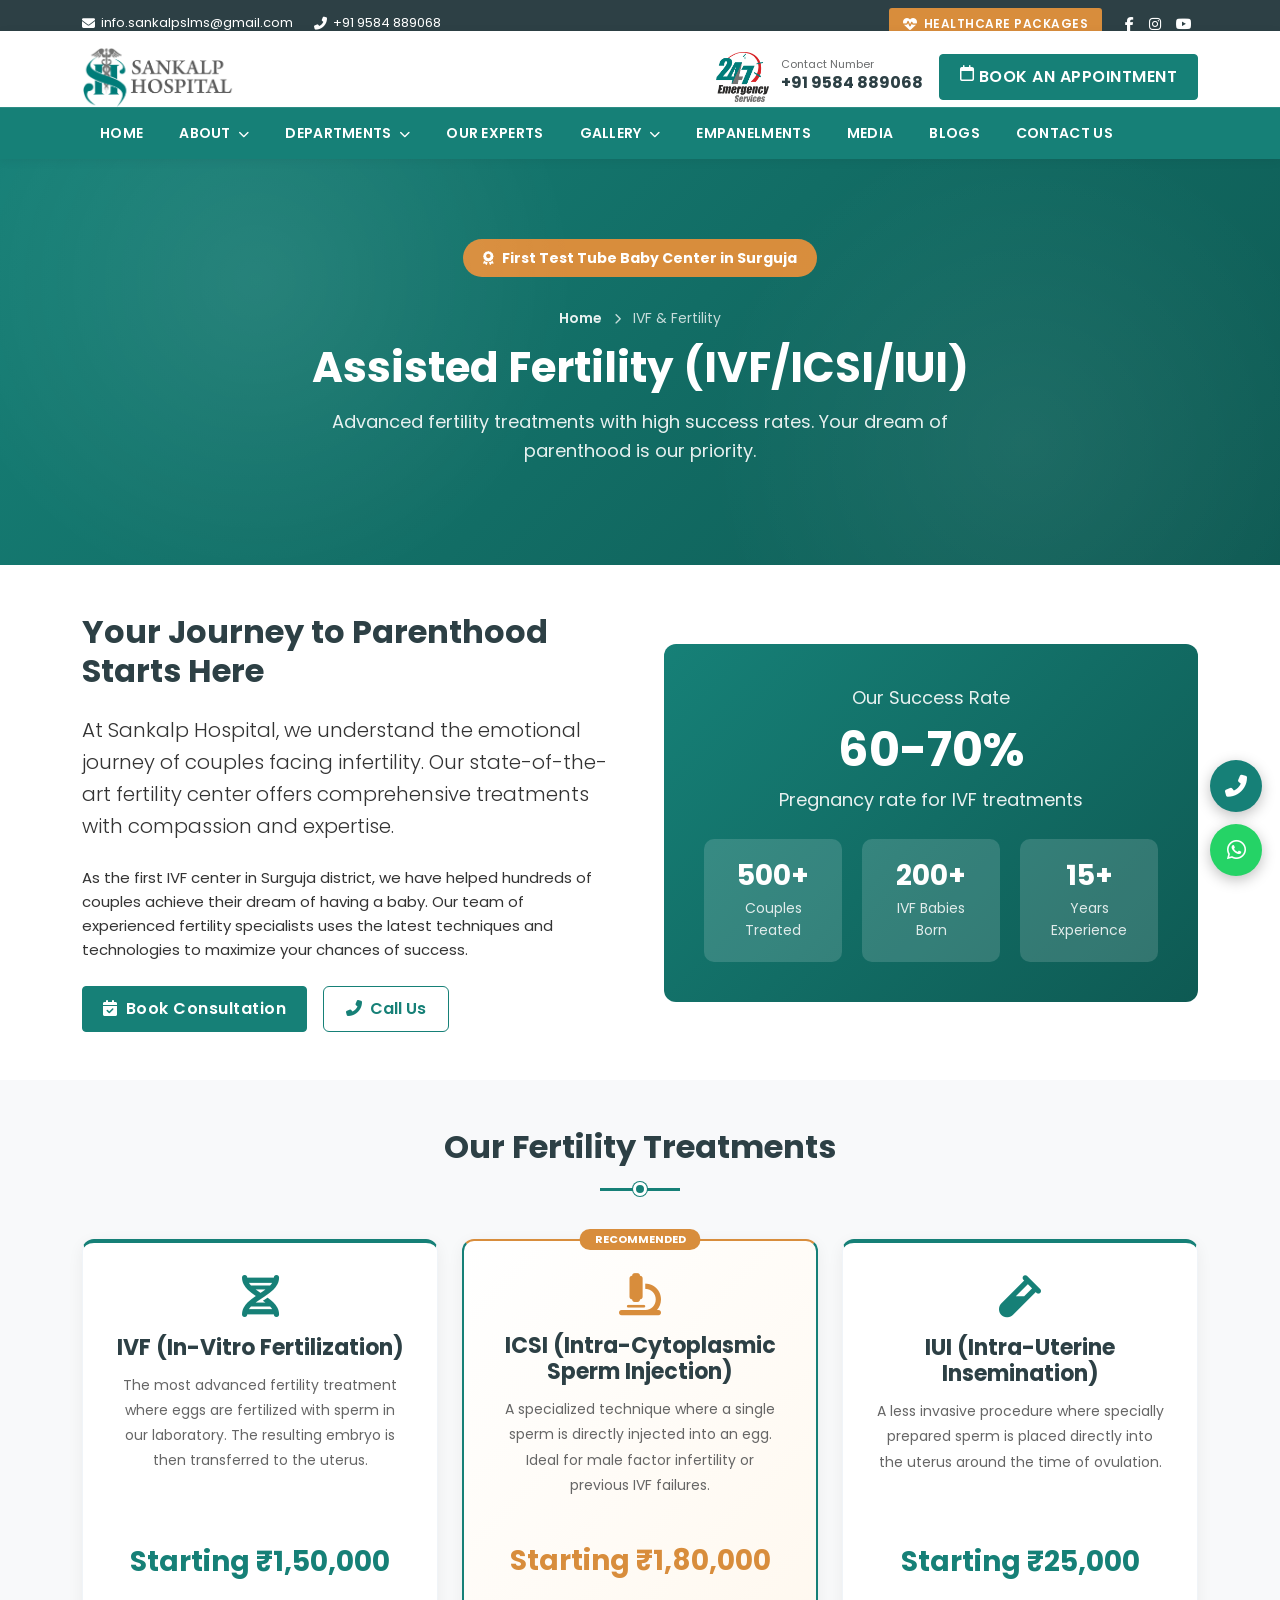
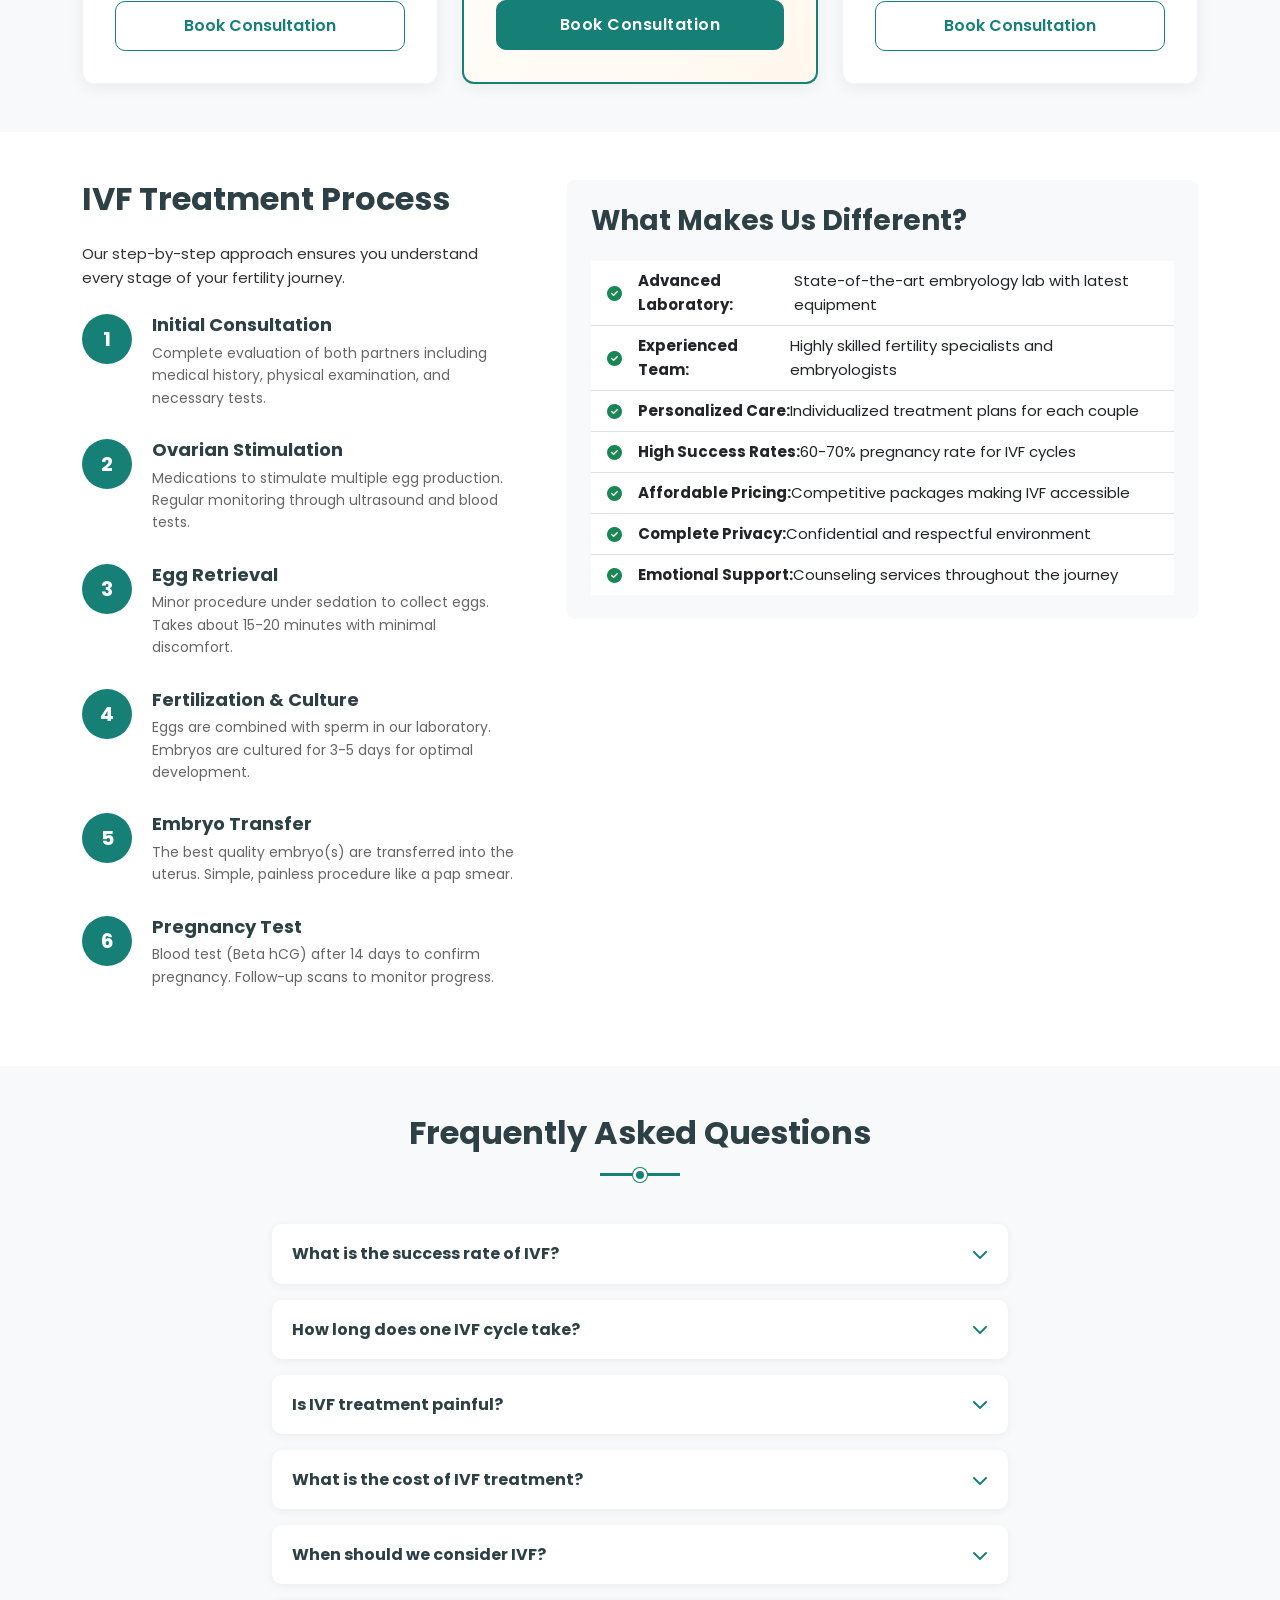
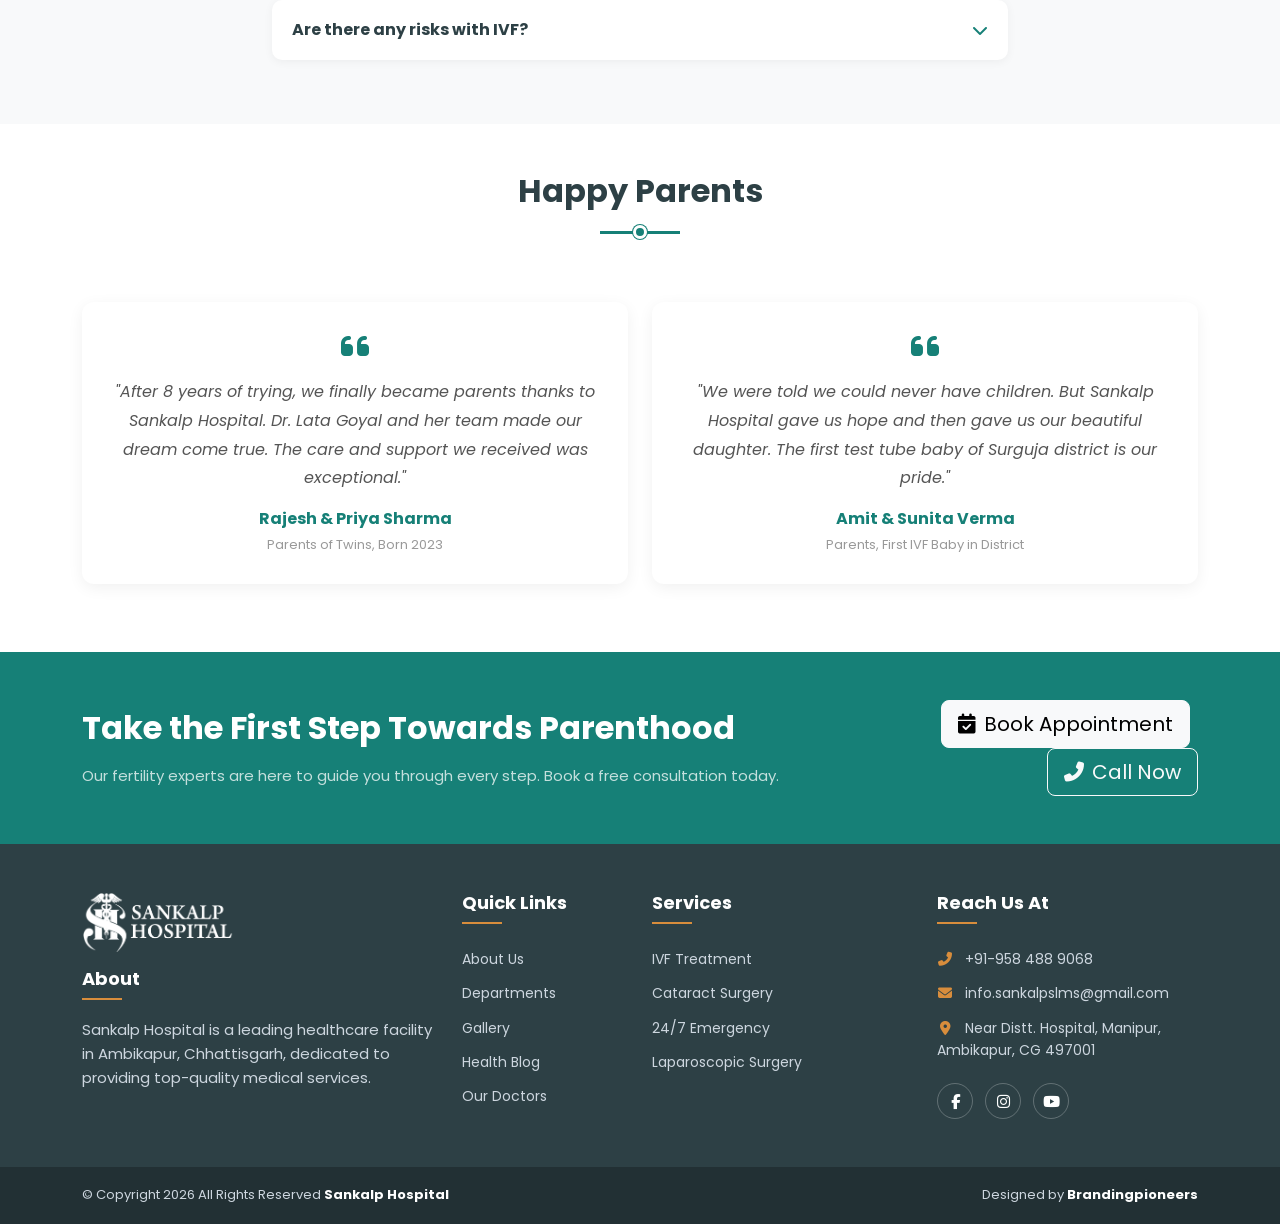
<file: ivf.html>
<!DOCTYPE html>
<html lang="en">
<head>
  <meta charset="UTF-8">
  <meta name="viewport" content="width=device-width, initial-scale=1.0">
  <title>IVF & Fertility Treatment | Sankalp Hospital - IUI, IVF, ICSI in Ambikapur</title>
  <meta name="description" content="Learn about IVF, IUI, and ICSI fertility treatments at Sankalp Hospital. First test tube baby center in Surguja district with high success rates.">
  <link rel="icon" href="assets/img/logo.png">
  <link href="https://cdn.jsdelivr.net/npm/bootstrap@5.3.3/dist/css/bootstrap.min.css" rel="stylesheet">
  <link href="https://cdnjs.cloudflare.com/ajax/libs/font-awesome/6.5.0/css/all.min.css" rel="stylesheet">
  <link href="https://fonts.googleapis.com/css2?family=Poppins:wght@300;400;500;600;700;800&family=Roboto:wght@400;500;700&display=swap" rel="stylesheet">
  <link href="assets/css/style.css" rel="stylesheet">
  <style>
    .page-hero{background:linear-gradient(135deg,var(--primary) 0%,var(--primary-dark) 100%);color:#fff;padding:80px 0 100px;text-align:center;position:relative;overflow:hidden}
    .page-hero::before{content:"";position:absolute;inset:0;background-image:radial-gradient(circle at 20% 30%,rgba(255,255,255,.08) 0,transparent 30%),radial-gradient(circle at 80% 70%,rgba(255,255,255,.06) 0,transparent 30%);pointer-events:none}
    .page-hero .breadcrumbs{position:relative;z-index:1;color:rgba(255,255,255,.85);font-size:14px;margin-bottom:14px}
    .page-hero .breadcrumbs a{color:#fff;font-weight:600}
    .page-hero h1{color:#fff;font-size:42px;font-weight:700;position:relative;z-index:1}
    .page-hero p{position:relative;z-index:1;max-width:700px;margin:14px auto 0;font-size:18px;opacity:.9}
    .ivf-hero-badge{background:var(--accent);color:#fff;padding:8px 20px;border-radius:30px;display:inline-block;font-weight:700;font-size:14px;margin-bottom:16px}
    .treatment-card{background:#fff;border-radius:12px;padding:32px;box-shadow:0 4px 16px rgba(0,0,0,.06);height:100%;transition:transform .3s;border-top:4px solid var(--primary)}
    .treatment-card:hover{transform:translateY(-6px)}
    .treatment-card.featured{border-top-color:var(--accent);background:linear-gradient(135deg,#fff 0%,#fff8ee 100%)}
    .treatment-card i{font-size:42px;color:var(--primary);margin-bottom:18px}
    .treatment-card.featured i{color:var(--accent)}
    .treatment-card h3{font-size:22px;margin-bottom:12px}
    .treatment-card p{color:#666;line-height:1.8}
    .treatment-card .price{font-size:28px;font-weight:700;color:var(--primary);margin:16px 0}
    .treatment-card.featured .price{color:var(--accent)}
    .process-step{display:flex;align-items:flex-start;gap:20px;margin-bottom:30px}
    .process-num{width:50px;height:50px;background:var(--primary);color:#fff;border-radius:50%;display:flex;align-items:center;justify-content:center;font-weight:700;font-size:20px;flex-shrink:0}
    .process-step h4{font-size:18px;margin-bottom:6px}
    .process-step p{color:#666;font-size:14px;margin:0}
    .success-rate{background:linear-gradient(135deg,var(--primary),var(--primary-dark));border-radius:12px;padding:40px;color:#fff;text-align:center}
    .success-rate h2{color:#fff;font-size:48px;font-weight:700;margin-bottom:8px}
    .success-rate p{opacity:.9;font-size:18px;margin-bottom:24px}
    .rate-grid{display:grid;grid-template-columns:repeat(3,1fr);gap:20px;margin-top:24px}
    .rate-item{background:rgba(255,255,255,.15);border-radius:10px;padding:20px}
    .rate-item h3{font-size:28px;font-weight:700;color:#fff;margin-bottom:4px}
    .rate-item p{font-size:14px;opacity:.85;margin:0}
    .faq-item{background:#fff;border-radius:10px;padding:20px;margin-bottom:16px;box-shadow:0 2px 10px rgba(0,0,0,.05);cursor:pointer;transition:all .3s}
    .faq-item:hover{box-shadow:0 4px 16px rgba(0,0,0,.1)}
    .faq-item h4{font-size:16px;margin-bottom:0;display:flex;justify-content:space-between;align-items:center}
    .faq-item h4 i{color:var(--primary);transition:transform .3s}
    .faq-item.active h4 i{transform:rotate(180deg)}
    .faq-answer{padding-top:16px;color:#666;line-height:1.7;display:none}
    .faq-item.active .faq-answer{display:block}
    .testimonial-card{background:#fff;border-radius:12px;padding:28px;box-shadow:0 4px 16px rgba(0,0,0,.06);text-align:center;margin:20px 0}
    .testimonial-card i{font-size:32px;color:var(--primary);margin-bottom:16px}
    .testimonial-card p{font-style:italic;color:#555;font-size:16px;line-height:1.8;margin-bottom:16px}
    .testimonial-card h5{color:var(--primary);font-size:16px;margin-bottom:4px}
    .testimonial-card span{font-size:13px;color:#999}
    @media (max-width:767px){
      .page-hero{padding:60px 0 80px}
      .page-hero h1{font-size:28px}
      .rate-grid{grid-template-columns:1fr}
      .process-step{flex-direction:column;align-items:flex-start}
    }
  </style>
</head>
<body>

<!-- TOP BAR -->
<div class="top-bar d-none d-lg-block">
  <div class="container">
    <div class="d-flex justify-content-between align-items-center">
      <div class="top-bar-info">
        <a href="mailto:info.sankalpslms@gmail.com"><i class="fas fa-envelope"></i> info.sankalpslms@gmail.com</a>
        <a href="tel:+919584889068"><i class="fas fa-phone-alt"></i> +91 9584 889068</a>
      </div>
      <div class="top-bar-actions">
        <a href="#" class="btn-pkg"><i class="fas fa-heartbeat"></i> HEALTHCARE PACKAGES</a>
        <a href="https://www.facebook.com/sankalphospitals/" target="_blank" aria-label="Facebook"><i class="fab fa-facebook-f"></i></a>
        <a href="https://www.instagram.com/sankalphospitals/" target="_blank" aria-label="Instagram"><i class="fab fa-instagram"></i></a>
        <a href="https://www.youtube.com/channel/UCWGjgpakHsg7z4qMbXBSK_w" target="_blank" aria-label="YouTube"><i class="fab fa-youtube"></i></a>
      </div>
    </div>
  </div>
</div>

<!-- HEADER -->
<header class="site-header sticky-top">
  <div class="container">
    <div class="row align-items-center g-3">
      <div class="col-lg-3 col-6">
        <a href="index.html" class="brand"><img src="assets/img/logo.png" alt="Sankalp Hospital" class="brand-logo"></a>
      </div>
      <div class="col-lg-9 col-6 d-flex justify-content-end align-items-center gap-3">
        <div class="header-info d-none d-xl-flex align-items-center">
          <img src="assets/img/emergency-247.png" alt="24/7" class="emergency-img">
          <div>
            <small>Contact Number</small>
            <p>+91 9584 889068</p>
          </div>
        </div>
        <a href="index.html#appointment" class="btn btn-primary d-none d-md-inline-flex"><i class="far fa-calendar"></i> &nbsp;BOOK AN APPOINTMENT</a>
        <button class="navbar-toggler d-lg-none" type="button" data-bs-toggle="offcanvas" data-bs-target="#mobileNav">
          <i class="fas fa-bars"></i>
        </button>
      </div>
    </div>
  </div>

  <nav class="main-nav d-none d-lg-block">
    <div class="container">
      <ul class="nav-menu">
        <li><a href="index.html">Home</a></li>
        <li class="has-sub"><a href="about.html">About <i class="fas fa-chevron-down"></i></a>
          <ul class="sub-menu">
            <li><a href="about.html#vision">Vision Mission</a></li>
            <li><a href="about.html#director">Director's Message</a></li>
            <li><a href="about.html#achievements">Achievements</a></li>
            <li><a href="about.html#care">Patients Care</a></li>
            <li><a href="departments.html">Services &amp; Facilities</a></li>
            <li><a href="faq.html">FAQ's</a></li>
            <li><a href="myths-facts.html">Myths &amp; Facts</a></li>
            <li><a href="ivf.html">IUI – IVF – ICSI</a></li>
            <li><a href="glossary.html">Glossary Of Terms</a></li>
          </ul>
        </li>
        <li class="has-sub"><a href="departments.html">Departments <i class="fas fa-chevron-down"></i></a>
          <ul class="sub-menu sub-menu-wide">
            <li><a href="departments.html#ophthalmology">Ophthalmology</a></li>
            <li><a href="departments.html#urology">Urology</a></li>
            <li><a href="departments.html#gynecology">Obstetrics &amp; Gynecology</a></li>
            <li><a href="ivf.html">Assisted Fertility (IVF/ICSI/IUI)</a></li>
            <li><a href="departments.html#surgery">General &amp; Laparoscopic Surgery</a></li>
            <li><a href="departments.html#emergency">Emergency And Trauma Services</a></li>
          </ul>
        </li>
        <li><a href="index.html#doctors">Our Experts</a></li>
        <li class="has-sub"><a href="gallery.html">Gallery <i class="fas fa-chevron-down"></i></a>
          <ul class="sub-menu">
            <li><a href="gallery.html">Image Gallery</a></li>
            <li><a href="video-gallery.html">Video Gallery</a></li>
          </ul>
        </li>
        <li><a href="empanelments.html">Empanelments</a></li>
        <li><a href="media.html">Media</a></li>
        <li><a href="blogs.html">Blogs</a></li>
        <li><a href="index.html#contact">Contact Us</a></li>
      </ul>
    </div>
  </nav>
</header>

<!-- MOBILE OFFCANVAS NAV -->
<div class="offcanvas offcanvas-start" id="mobileNav">
  <div class="offcanvas-header">
    <img src="assets/img/logo.png" alt="" style="height:40px">
    <button class="btn-close" data-bs-dismiss="offcanvas"></button>
  </div>
  <div class="offcanvas-body">
    <ul class="mobile-menu">
      <li><a href="index.html">Home</a></li>
      <li><a href="about.html">About</a></li>
      <li><a href="departments.html">Departments</a></li>
      <li><a href="index.html#doctors">Our Experts</a></li>
      <li><a href="gallery.html">Gallery</a></li>
      <li><a href="empanelments.html">Empanelments</a></li>
      <li><a href="media.html">Media</a></li>
      <li><a href="blogs.html">Blogs</a></li>
      <li><a href="index.html#contact">Contact Us</a></li>
    </ul>
    <a href="index.html#appointment" class="btn btn-primary w-100 mt-3" data-bs-dismiss="offcanvas">Book An Appointment</a>
  </div>
</div>

<!-- PAGE HERO -->
<section class="page-hero">
  <div class="container">
    <span class="ivf-hero-badge"><i class="fas fa-award me-2"></i>First Test Tube Baby Center in Surguja</span>
    <p class="breadcrumbs"><a href="index.html">Home</a> <i class="fas fa-chevron-right mx-2" style="font-size:11px"></i> IVF & Fertility</p>
    <h1>Assisted Fertility (IVF/ICSI/IUI)</h1>
    <p>Advanced fertility treatments with high success rates. Your dream of parenthood is our priority.</p>
  </div>
</section>

<!-- INTRO SECTION -->
<section class="py-5">
  <div class="container">
    <div class="row align-items-center g-5">
      <div class="col-lg-6">
        <h2 class="mb-4">Your Journey to Parenthood Starts Here</h2>
        <p class="lead mb-4">At Sankalp Hospital, we understand the emotional journey of couples facing infertility. Our state-of-the-art fertility center offers comprehensive treatments with compassion and expertise.</p>
        <p>As the first IVF center in Surguja district, we have helped hundreds of couples achieve their dream of having a baby. Our team of experienced fertility specialists uses the latest techniques and technologies to maximize your chances of success.</p>
        <div class="d-flex flex-wrap gap-3 mt-4">
          <a href="index.html#appointment" class="btn btn-primary"><i class="fas fa-calendar-check me-2"></i>Book Consultation</a>
          <a href="tel:+919584889068" class="btn btn-outline-primary"><i class="fas fa-phone-alt me-2"></i>Call Us</a>
        </div>
      </div>
      <div class="col-lg-6">
        <div class="success-rate">
          <p class="mb-2">Our Success Rate</p>
          <h2>60-70%</h2>
          <p>Pregnancy rate for IVF treatments</p>
          <div class="rate-grid">
            <div class="rate-item">
              <h3>500+</h3>
              <p>Couples Treated</p>
            </div>
            <div class="rate-item">
              <h3>200+</h3>
              <p>IVF Babies Born</p>
            </div>
            <div class="rate-item">
              <h3>15+</h3>
              <p>Years Experience</p>
            </div>
          </div>
        </div>
      </div>
    </div>
  </div>
</section>

<!-- TREATMENTS -->
<section class="py-5 bg-light">
  <div class="container">
    <div class="text-center mb-5">
      <h2 class="section-title">Our Fertility Treatments</h2>
      <span class="section-divider"></span>
    </div>
    <div class="row g-4">
      <div class="col-md-6 col-lg-4">
        <div class="treatment-card">
          <i class="fas fa-dna"></i>
          <h3>IVF (In-Vitro Fertilization)</h3>
          <p>The most advanced fertility treatment where eggs are fertilized with sperm in our laboratory. The resulting embryo is then transferred to the uterus.</p>
          <div class="price">Starting ₹1,50,000</div>
          <a href="index.html#appointment" class="btn btn-outline-primary w-100">Book Consultation</a>
        </div>
      </div>
      <div class="col-md-6 col-lg-4">
        <div class="treatment-card featured">
          <i class="fas fa-microscope"></i>
          <h3>ICSI (Intra-Cytoplasmic Sperm Injection)</h3>
          <p>A specialized technique where a single sperm is directly injected into an egg. Ideal for male factor infertility or previous IVF failures.</p>
          <div class="price">Starting ₹1,80,000</div>
          <a href="index.html#appointment" class="btn btn-primary w-100">Book Consultation</a>
        </div>
      </div>
      <div class="col-md-6 col-lg-4">
        <div class="treatment-card">
          <i class="fas fa-vial"></i>
          <h3>IUI (Intra-Uterine Insemination)</h3>
          <p>A less invasive procedure where specially prepared sperm is placed directly into the uterus around the time of ovulation.</p>
          <div class="price">Starting ₹25,000</div>
          <a href="index.html#appointment" class="btn btn-outline-primary w-100">Book Consultation</a>
        </div>
      </div>
    </div>
  </div>
</section>

<!-- IVF PROCESS -->
<section class="py-5">
  <div class="container">
    <div class="row g-5">
      <div class="col-lg-5">
        <h2 class="mb-4">IVF Treatment Process</h2>
        <p class="mb-4">Our step-by-step approach ensures you understand every stage of your fertility journey.</p>
        <div class="process-step">
          <div class="process-num">1</div>
          <div>
            <h4>Initial Consultation</h4>
            <p>Complete evaluation of both partners including medical history, physical examination, and necessary tests.</p>
          </div>
        </div>
        <div class="process-step">
          <div class="process-num">2</div>
          <div>
            <h4>Ovarian Stimulation</h4>
            <p>Medications to stimulate multiple egg production. Regular monitoring through ultrasound and blood tests.</p>
          </div>
        </div>
        <div class="process-step">
          <div class="process-num">3</div>
          <div>
            <h4>Egg Retrieval</h4>
            <p>Minor procedure under sedation to collect eggs. Takes about 15-20 minutes with minimal discomfort.</p>
          </div>
        </div>
        <div class="process-step">
          <div class="process-num">4</div>
          <div>
            <h4>Fertilization & Culture</h4>
            <p>Eggs are combined with sperm in our laboratory. Embryos are cultured for 3-5 days for optimal development.</p>
          </div>
        </div>
        <div class="process-step">
          <div class="process-num">5</div>
          <div>
            <h4>Embryo Transfer</h4>
            <p>The best quality embryo(s) are transferred into the uterus. Simple, painless procedure like a pap smear.</p>
          </div>
        </div>
        <div class="process-step">
          <div class="process-num">6</div>
          <div>
            <h4>Pregnancy Test</h4>
            <p>Blood test (Beta hCG) after 14 days to confirm pregnancy. Follow-up scans to monitor progress.</p>
          </div>
        </div>
      </div>
      <div class="col-lg-7">
        <div class="bg-light rounded-3 p-4">
          <h3 class="mb-4">What Makes Us Different?</h3>
          <ul class="list-group list-group-flush">
            <li class="list-group-item d-flex align-items-center"><i class="fas fa-check-circle text-success me-3"></i><strong>Advanced Laboratory:</strong> State-of-the-art embryology lab with latest equipment</li>
            <li class="list-group-item d-flex align-items-center"><i class="fas fa-check-circle text-success me-3"></i><strong>Experienced Team:</strong> Highly skilled fertility specialists and embryologists</li>
            <li class="list-group-item d-flex align-items-center"><i class="fas fa-check-circle text-success me-3"></i><strong>Personalized Care:</strong> Individualized treatment plans for each couple</li>
            <li class="list-group-item d-flex align-items-center"><i class="fas fa-check-circle text-success me-3"></i><strong>High Success Rates:</strong> 60-70% pregnancy rate for IVF cycles</li>
            <li class="list-group-item d-flex align-items-center"><i class="fas fa-check-circle text-success me-3"></i><strong>Affordable Pricing:</strong> Competitive packages making IVF accessible</li>
            <li class="list-group-item d-flex align-items-center"><i class="fas fa-check-circle text-success me-3"></i><strong>Complete Privacy:</strong> Confidential and respectful environment</li>
            <li class="list-group-item d-flex align-items-center"><i class="fas fa-check-circle text-success me-3"></i><strong>Emotional Support:</strong> Counseling services throughout the journey</li>
          </ul>
        </div>
      </div>
    </div>
  </div>
</section>

<!-- FAQ -->
<section class="py-5 bg-light">
  <div class="container">
    <div class="text-center mb-5">
      <h2 class="section-title">Frequently Asked Questions</h2>
      <span class="section-divider"></span>
    </div>
    <div class="row">
      <div class="col-lg-8 mx-auto">
        <div class="faq-item" onclick="toggleFaq(this)">
          <h4>What is the success rate of IVF? <i class="fas fa-chevron-down"></i></h4>
          <div class="faq-answer">Our IVF success rate is 60-70% per cycle. Success depends on various factors including age, cause of infertility, and embryo quality. We provide detailed consultation to help you understand your specific chances.</div>
        </div>
        <div class="faq-item" onclick="toggleFaq(this)">
          <h4>How long does one IVF cycle take? <i class="fas fa-chevron-down"></i></h4>
          <div class="faq-answer">One complete IVF cycle from start to pregnancy test takes approximately 4-6 weeks. The actual treatment period is about 2-3 weeks, but preparation and initial consultations may take longer.</div>
        </div>
        <div class="faq-item" onclick="toggleFaq(this)">
          <h4>Is IVF treatment painful? <i class="fas fa-chevron-down"></i></h4>
          <div class="faq-answer">The injections for ovarian stimulation are given with very fine needles and cause minimal discomfort. Egg retrieval is done under sedation so you won't feel pain. Embryo transfer is a simple, painless procedure similar to a pap smear.</div>
        </div>
        <div class="faq-item" onclick="toggleFaq(this)">
          <h4>What is the cost of IVF treatment? <i class="fas fa-chevron-down"></i></h4>
          <div class="faq-answer">IVF costs start from ₹1,50,000 and IUI from ₹25,000. The exact cost depends on the specific treatment required. We offer competitive packages and flexible payment options. Consultation is free.</div>
        </div>
        <div class="faq-item" onclick="toggleFaq(this)">
          <h4>When should we consider IVF? <i class="fas fa-chevron-down"></i></h4>
          <div class="faq-answer">You should consider IVF if you've been trying to conceive for over a year without success, have blocked fallopian tubes, severe male factor infertility, endometriosis, or have failed other fertility treatments.</div>
        </div>
        <div class="faq-item" onclick="toggleFaq(this)">
          <h4>Are there any risks with IVF? <i class="fas fa-chevron-down"></i></h4>
          <div class="faq-answer">IVF is generally safe. Minor risks include OHSS (Ovarian Hyperstimulation Syndrome) which is carefully monitored and managed. Multiple pregnancy can be avoided by limiting embryo transfers. Our team ensures your safety throughout.</div>
        </div>
      </div>
    </div>
  </div>
</section>

<!-- TESTIMONIALS -->
<section class="py-5">
  <div class="container">
    <div class="text-center mb-5">
      <h2 class="section-title">Happy Parents</h2>
      <span class="section-divider"></span>
    </div>
    <div class="row g-4">
      <div class="col-md-6">
        <div class="testimonial-card">
          <i class="fas fa-quote-left"></i>
          <p>"After 8 years of trying, we finally became parents thanks to Sankalp Hospital. Dr. Lata Goyal and her team made our dream come true. The care and support we received was exceptional."</p>
          <h5>Rajesh & Priya Sharma</h5>
          <span>Parents of Twins, Born 2023</span>
        </div>
      </div>
      <div class="col-md-6">
        <div class="testimonial-card">
          <i class="fas fa-quote-left"></i>
          <p>"We were told we could never have children. But Sankalp Hospital gave us hope and then gave us our beautiful daughter. The first test tube baby of Surguja district is our pride."</p>
          <h5>Amit & Sunita Verma</h5>
          <span>Parents, First IVF Baby in District</span>
        </div>
      </div>
    </div>
  </div>
</section>

<!-- CTA -->
<section class="py-5" style="background:var(--primary)">
  <div class="container">
    <div class="row align-items-center">
      <div class="col-lg-8">
        <h2 class="text-white mb-3">Take the First Step Towards Parenthood</h2>
        <p class="text-white opacity-75 mb-0">Our fertility experts are here to guide you through every step. Book a free consultation today.</p>
      </div>
      <div class="col-lg-4 text-lg-end mt-3 mt-lg-0">
        <a href="index.html#appointment" class="btn btn-light btn-lg me-2"><i class="fas fa-calendar-check me-2"></i>Book Appointment</a>
        <a href="tel:+919584889068" class="btn btn-outline-light btn-lg"><i class="fas fa-phone-alt me-2"></i>Call Now</a>
      </div>
    </div>
  </div>
</section>

<!-- FOOTER -->
<footer id="contact" class="site-footer">
  <div class="footer-main py-5">
    <div class="container">
      <div class="row g-4">
        <div class="col-md-6 col-lg-4">
          <img src="assets/img/logo-white.png" alt="Sankalp Hospital" class="footer-logo mb-3">
          <h3>About</h3>
          <p>Sankalp Hospital is a leading healthcare facility in Ambikapur, Chhattisgarh, dedicated to providing top-quality medical services.</p>
        </div>
        <div class="col-md-6 col-lg-2">
          <h3>Quick Links</h3>
          <ul class="footer-list">
            <li><a href="about.html">About Us</a></li>
            <li><a href="departments.html">Departments</a></li>
            <li><a href="gallery.html">Gallery</a></li>
            <li><a href="blogs.html">Health Blog</a></li>
            <li><a href="index.html#doctors">Our Doctors</a></li>
          </ul>
        </div>
        <div class="col-md-6 col-lg-3">
          <h3>Services</h3>
          <ul class="footer-list">
            <li><a href="ivf.html">IVF Treatment</a></li>
            <li><a href="departments.html#ophthalmology">Cataract Surgery</a></li>
            <li><a href="departments.html#emergency">24/7 Emergency</a></li>
            <li><a href="departments.html#surgery">Laparoscopic Surgery</a></li>
          </ul>
        </div>
        <div class="col-md-6 col-lg-3">
          <h3>Reach Us At</h3>
          <ul class="footer-list">
            <li><i class="fas fa-phone-alt"></i> <a href="tel:+919584889068">+91-958 488 9068</a></li>
            <li><i class="fas fa-envelope"></i> <a href="mailto:info.sankalpslms@gmail.com">info.sankalpslms@gmail.com</a></li>
            <li><i class="fas fa-map-marker-alt"></i> Near Distt. Hospital, Manipur, Ambikapur, CG 497001</li>
          </ul>
          <div class="social-icons mt-3">
            <a href="https://www.facebook.com/sankalphospitals/" target="_blank"><i class="fab fa-facebook-f"></i></a>
            <a href="https://www.instagram.com/sankalphospitals/" target="_blank"><i class="fab fa-instagram"></i></a>
            <a href="https://www.youtube.com/channel/UCWGjgpakHsg7z4qMbXBSK_w" target="_blank"><i class="fab fa-youtube"></i></a>
          </div>
        </div>
      </div>
    </div>
  </div>
  <div class="footer-bottom">
    <div class="container">
      <div class="d-md-flex justify-content-between align-items-center text-center">
        <p class="mb-0">© Copyright <span id="year"></span> All Rights Reserved <a href="index.html"><strong>Sankalp Hospital</strong></a></p>
        <p class="mb-0">Designed by <a href="https://brandingpioneers.com/" target="_blank"><strong>Brandingpioneers</strong></a></p>
      </div>
    </div>
  </div>
</footer>

<a href="tel:+919584889068" class="float-call" aria-label="Call us"><i class="fas fa-phone-alt"></i></a>
<a href="https://wa.me/919584889068" target="_blank" class="float-wa" aria-label="WhatsApp"><i class="fab fa-whatsapp"></i></a>

<script src="https://cdn.jsdelivr.net/npm/bootstrap@5.3.3/dist/js/bootstrap.bundle.min.js"></script>
<script>
  document.getElementById('year').textContent = new Date().getFullYear();
  function toggleFaq(el) {
    document.querySelectorAll('.faq-item').forEach(item => {
      if (item !== el) item.classList.remove('active');
    });
    el.classList.toggle('active');
  }
</script>
</body>
</html>
</file>
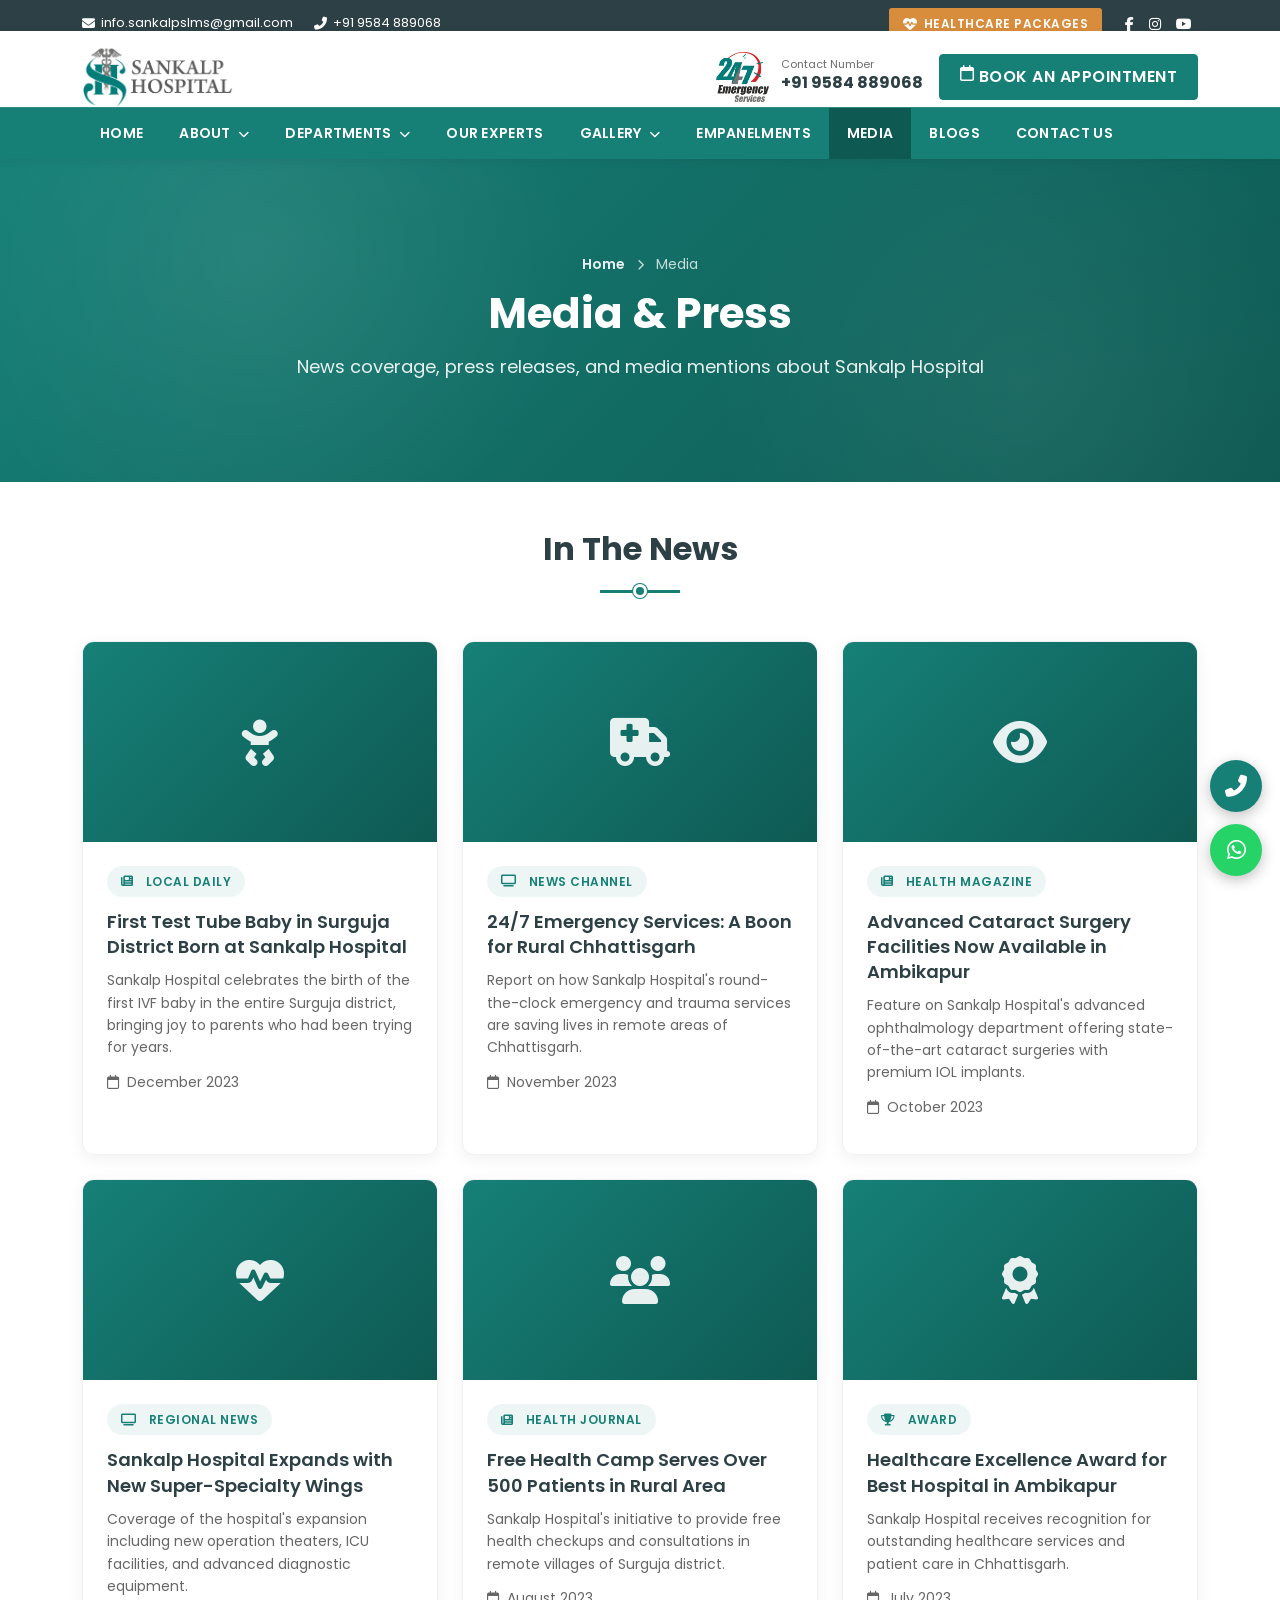
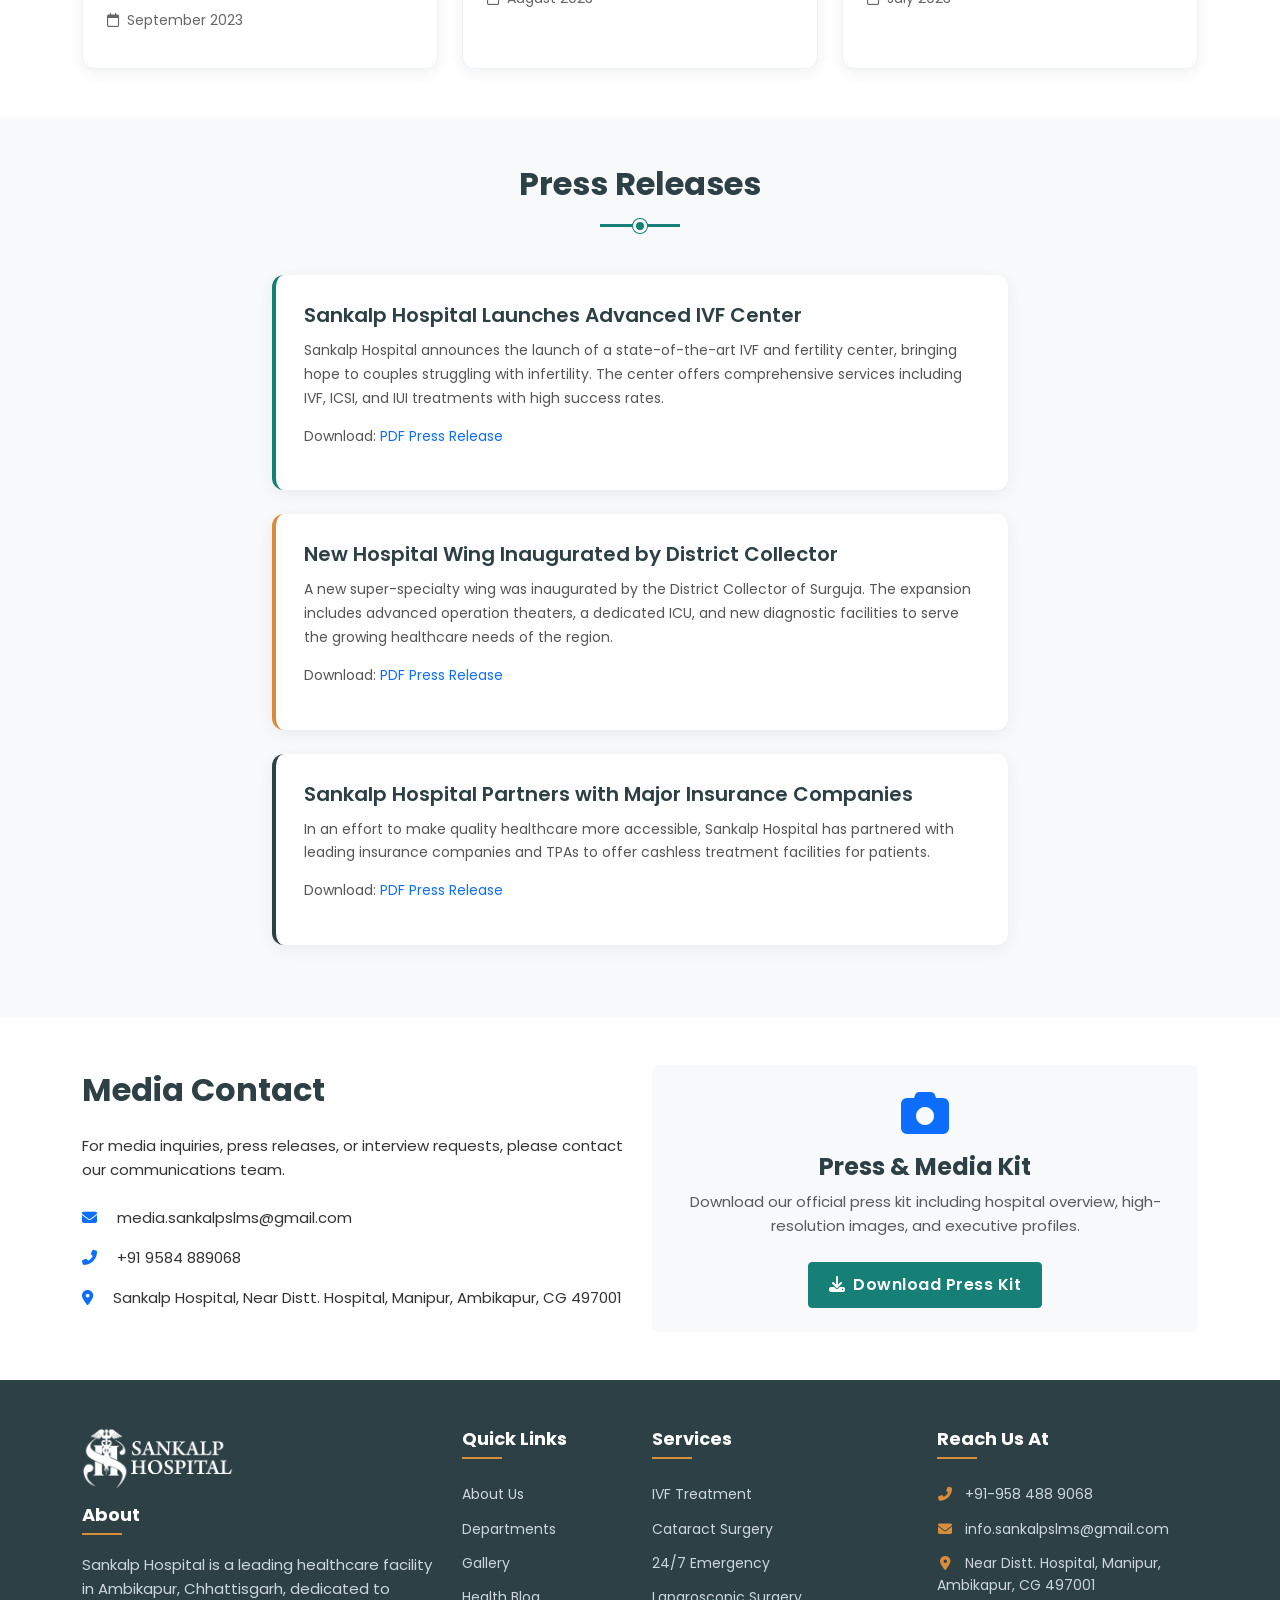
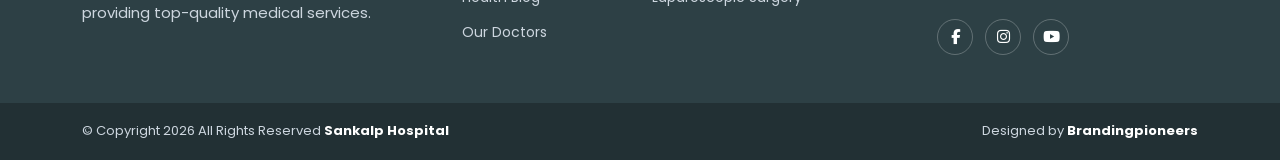
<file: media.html>
<!DOCTYPE html>
<html lang="en">
<head>
  <meta charset="UTF-8">
  <meta name="viewport" content="width=device-width, initial-scale=1.0">
  <title>Media | Sankalp Hospital - Press & News Coverage</title>
  <meta name="description" content="Media coverage, press releases, and news articles about Sankalp Hospital and its healthcare services in Ambikapur.">
  <link rel="icon" href="assets/img/logo.png">
  <link href="https://cdn.jsdelivr.net/npm/bootstrap@5.3.3/dist/css/bootstrap.min.css" rel="stylesheet">
  <link href="https://cdnjs.cloudflare.com/ajax/libs/font-awesome/6.5.0/css/all.min.css" rel="stylesheet">
  <link href="https://fonts.googleapis.com/css2?family=Poppins:wght@300;400;500;600;700;800&family=Roboto:wght@400;500;700&display=swap" rel="stylesheet">
  <link href="assets/css/style.css" rel="stylesheet">
  <style>
    .page-hero{background:linear-gradient(135deg,var(--primary) 0%,var(--primary-dark) 100%);color:#fff;padding:80px 0 100px;text-align:center;position:relative;overflow:hidden}
    .page-hero::before{content:"";position:absolute;inset:0;background-image:radial-gradient(circle at 20% 30%,rgba(255,255,255,.08) 0,transparent 30%),radial-gradient(circle at 80% 70%,rgba(255,255,255,.06) 0,transparent 30%);pointer-events:none}
    .page-hero .breadcrumbs{position:relative;z-index:1;color:rgba(255,255,255,.85);font-size:14px;margin-bottom:14px}
    .page-hero .breadcrumbs a{color:#fff;font-weight:600}
    .page-hero h1{color:#fff;font-size:42px;font-weight:700;position:relative;z-index:1}
    .page-hero p{position:relative;z-index:1;max-width:700px;margin:14px auto 0;font-size:18px;opacity:.9}
    .media-card{background:#fff;border-radius:12px;overflow:hidden;box-shadow:0 4px 16px rgba(0,0,0,.06);transition:transform .3s}
    .media-card:hover{transform:translateY(-6px)}
    .media-img{height:200px;background:linear-gradient(135deg,var(--primary),var(--primary-dark));display:flex;align-items:center;justify-content:center;color:#fff;font-size:48px}
    .media-card:nth-child(2) .media-img{background:linear-gradient(135deg,var(--accent),#c67b30)}
    .media-card:nth-child(3) .media-img{background:linear-gradient(135deg,var(--dark),#1a2629)}
    .media-card:nth-child(4) .media-img{background:linear-gradient(135deg,var(--primary-light),var(--primary))}
    .media-body{padding:24px}
    .media-source{display:inline-flex;align-items:center;gap:8px;background:var(--bg-soft);padding:6px 14px;border-radius:20px;font-size:12px;font-weight:600;color:var(--primary);margin-bottom:12px}
    .media-body h4{font-size:18px;margin-bottom:10px;line-height:1.4}
    .media-body p{color:#666;font-size:14px}
    .media-date{font-size:12px;color:#999;margin-top:12px}
    .press-release{background:#fff;border-radius:12px;padding:28px;box-shadow:0 4px 16px rgba(0,0,0,.06);margin-bottom:24px;border-left:4px solid var(--primary)}
    .press-release:nth-child(2){border-left-color:var(--accent)}
    .press-release:nth-child(3){border-left-color:var(--dark)}
    .press-release h4{font-size:20px;margin-bottom:12px}
    .press-release p{color:#555;line-height:1.7}
    @media (max-width:767px){
      .page-hero{padding:60px 0 80px}
      .page-hero h1{font-size:28px}
    }
  </style>
</head>
<body>

<!-- TOP BAR -->
<div class="top-bar d-none d-lg-block">
  <div class="container">
    <div class="d-flex justify-content-between align-items-center">
      <div class="top-bar-info">
        <a href="mailto:info.sankalpslms@gmail.com"><i class="fas fa-envelope"></i> info.sankalpslms@gmail.com</a>
        <a href="tel:+919584889068"><i class="fas fa-phone-alt"></i> +91 9584 889068</a>
      </div>
      <div class="top-bar-actions">
        <a href="#" class="btn-pkg"><i class="fas fa-heartbeat"></i> HEALTHCARE PACKAGES</a>
        <a href="https://www.facebook.com/sankalphospitals/" target="_blank" aria-label="Facebook"><i class="fab fa-facebook-f"></i></a>
        <a href="https://www.instagram.com/sankalphospitals/" target="_blank" aria-label="Instagram"><i class="fab fa-instagram"></i></a>
        <a href="https://www.youtube.com/channel/UCWGjgpakHsg7z4qMbXBSK_w" target="_blank" aria-label="YouTube"><i class="fab fa-youtube"></i></a>
      </div>
    </div>
  </div>
</div>

<!-- HEADER -->
<header class="site-header sticky-top">
  <div class="container">
    <div class="row align-items-center g-3">
      <div class="col-lg-3 col-6">
        <a href="index.html" class="brand"><img src="assets/img/logo.png" alt="Sankalp Hospital" class="brand-logo"></a>
      </div>
      <div class="col-lg-9 col-6 d-flex justify-content-end align-items-center gap-3">
        <div class="header-info d-none d-xl-flex align-items-center">
          <img src="assets/img/emergency-247.png" alt="24/7" class="emergency-img">
          <div>
            <small>Contact Number</small>
            <p>+91 9584 889068</p>
          </div>
        </div>
        <a href="index.html#appointment" class="btn btn-primary d-none d-md-inline-flex"><i class="far fa-calendar"></i> &nbsp;BOOK AN APPOINTMENT</a>
        <button class="navbar-toggler d-lg-none" type="button" data-bs-toggle="offcanvas" data-bs-target="#mobileNav">
          <i class="fas fa-bars"></i>
        </button>
      </div>
    </div>
  </div>

  <nav class="main-nav d-none d-lg-block">
    <div class="container">
      <ul class="nav-menu">
        <li><a href="index.html">Home</a></li>
        <li class="has-sub"><a href="about.html">About <i class="fas fa-chevron-down"></i></a>
          <ul class="sub-menu">
            <li><a href="about.html#vision">Vision Mission</a></li>
            <li><a href="about.html#director">Director's Message</a></li>
            <li><a href="about.html#achievements">Achievements</a></li>
            <li><a href="about.html#care">Patients Care</a></li>
            <li><a href="departments.html">Services &amp; Facilities</a></li>
            <li><a href="faq.html">FAQ's</a></li>
            <li><a href="myths-facts.html">Myths &amp; Facts</a></li>
            <li><a href="ivf.html">IUI – IVF – ICSI</a></li>
            <li><a href="glossary.html">Glossary Of Terms</a></li>
          </ul>
        </li>
        <li class="has-sub"><a href="departments.html">Departments <i class="fas fa-chevron-down"></i></a>
          <ul class="sub-menu sub-menu-wide">
            <li><a href="departments.html#ophthalmology">Ophthalmology</a></li>
            <li><a href="departments.html#gynecology">Obstetrics &amp; Gynecology</a></li>
            <li><a href="ivf.html">Assisted Fertility (IVF/ICSI/IUI)</a></li>
            <li><a href="departments.html#surgery">General &amp; Laparoscopic Surgery</a></li>
            <li><a href="departments.html#emergency">Emergency And Trauma Services</a></li>
            <li><a href="departments.html#chemotherapy">Chemotherapy Services</a></li>
          </ul>
        </li>
        <li><a href="index.html#doctors">Our Experts</a></li>
        <li class="has-sub"><a href="gallery.html">Gallery <i class="fas fa-chevron-down"></i></a>
          <ul class="sub-menu">
            <li><a href="gallery.html">Image Gallery</a></li>
            <li><a href="video-gallery.html">Video Gallery</a></li>
          </ul>
        </li>
        <li><a href="empanelments.html">Empanelments</a></li>
        <li class="active"><a href="media.html">Media</a></li>
        <li><a href="blogs.html">Blogs</a></li>
        <li><a href="index.html#contact">Contact Us</a></li>
      </ul>
    </div>
  </nav>
</header>

<!-- MOBILE OFFCANVAS NAV -->
<div class="offcanvas offcanvas-start" id="mobileNav">
  <div class="offcanvas-header">
    <img src="assets/img/logo.png" alt="" style="height:40px">
    <button class="btn-close" data-bs-dismiss="offcanvas"></button>
  </div>
  <div class="offcanvas-body">
    <ul class="mobile-menu">
      <li><a href="index.html">Home</a></li>
      <li><a href="about.html">About</a></li>
      <li><a href="departments.html">Departments</a></li>
      <li><a href="index.html#doctors">Our Experts</a></li>
      <li><a href="gallery.html">Gallery</a></li>
      <li><a href="empanelments.html">Empanelments</a></li>
      <li><a href="media.html">Media</a></li>
      <li><a href="blogs.html">Blogs</a></li>
      <li><a href="index.html#contact">Contact Us</a></li>
    </ul>
    <a href="index.html#appointment" class="btn btn-primary w-100 mt-3" data-bs-dismiss="offcanvas">Book An Appointment</a>
  </div>
</div>

<!-- PAGE HERO -->
<section class="page-hero">
  <div class="container">
    <p class="breadcrumbs"><a href="index.html">Home</a> <i class="fas fa-chevron-right mx-2" style="font-size:11px"></i> Media</p>
    <h1>Media &amp; Press</h1>
    <p>News coverage, press releases, and media mentions about Sankalp Hospital</p>
  </div>
</section>

<!-- NEWS ARTICLES -->
<section class="py-5">
  <div class="container">
    <div class="text-center mb-5">
      <h2 class="section-title">In The News</h2>
      <span class="section-divider"></span>
    </div>
    <div class="row g-4">
      <div class="col-md-6 col-lg-4">
        <div class="media-card">
          <div class="media-img"><i class="fas fa-baby"></i></div>
          <div class="media-body">
            <span class="media-source"><i class="fas fa-newspaper"></i> Local Daily</span>
            <h4>First Test Tube Baby in Surguja District Born at Sankalp Hospital</h4>
            <p>Sankalp Hospital celebrates the birth of the first IVF baby in the entire Surguja district, bringing joy to parents who had been trying for years.</p>
            <p class="media-date"><i class="far fa-calendar me-1"></i> December 2023</p>
          </div>
        </div>
      </div>
      <div class="col-md-6 col-lg-4">
        <div class="media-card">
          <div class="media-img"><i class="fas fa-ambulance"></i></div>
          <div class="media-body">
            <span class="media-source"><i class="fas fa-tv"></i> News Channel</span>
            <h4>24/7 Emergency Services: A Boon for Rural Chhattisgarh</h4>
            <p>Report on how Sankalp Hospital's round-the-clock emergency and trauma services are saving lives in remote areas of Chhattisgarh.</p>
            <p class="media-date"><i class="far fa-calendar me-1"></i> November 2023</p>
          </div>
        </div>
      </div>
      <div class="col-md-6 col-lg-4">
        <div class="media-card">
          <div class="media-img"><i class="fas fa-eye"></i></div>
          <div class="media-body">
            <span class="media-source"><i class="fas fa-newspaper"></i> Health Magazine</span>
            <h4>Advanced Cataract Surgery Facilities Now Available in Ambikapur</h4>
            <p>Feature on Sankalp Hospital's advanced ophthalmology department offering state-of-the-art cataract surgeries with premium IOL implants.</p>
            <p class="media-date"><i class="far fa-calendar me-1"></i> October 2023</p>
          </div>
        </div>
      </div>
      <div class="col-md-6 col-lg-4">
        <div class="media-card">
          <div class="media-img"><i class="fas fa-heartbeat"></i></div>
          <div class="media-body">
            <span class="media-source"><i class="fas fa-tv"></i> Regional News</span>
            <h4>Sankalp Hospital Expands with New Super-Specialty Wings</h4>
            <p>Coverage of the hospital's expansion including new operation theaters, ICU facilities, and advanced diagnostic equipment.</p>
            <p class="media-date"><i class="far fa-calendar me-1"></i> September 2023</p>
          </div>
        </div>
      </div>
      <div class="col-md-6 col-lg-4">
        <div class="media-card">
          <div class="media-img"><i class="fas fa-users"></i></div>
          <div class="media-body">
            <span class="media-source"><i class="fas fa-newspaper"></i> Health Journal</span>
            <h4>Free Health Camp Serves Over 500 Patients in Rural Area</h4>
            <p>Sankalp Hospital's initiative to provide free health checkups and consultations in remote villages of Surguja district.</p>
            <p class="media-date"><i class="far fa-calendar me-1"></i> August 2023</p>
          </div>
        </div>
      </div>
      <div class="col-md-6 col-lg-4">
        <div class="media-card">
          <div class="media-img"><i class="fas fa-award"></i></div>
          <div class="media-body">
            <span class="media-source"><i class="fas fa-trophy"></i> Award</span>
            <h4>Healthcare Excellence Award for Best Hospital in Ambikapur</h4>
            <p>Sankalp Hospital receives recognition for outstanding healthcare services and patient care in Chhattisgarh.</p>
            <p class="media-date"><i class="far fa-calendar me-1"></i> July 2023</p>
          </div>
        </div>
      </div>
    </div>
  </div>
</section>

<!-- PRESS RELEASES -->
<section class="py-5 bg-light">
  <div class="container">
    <div class="text-center mb-5">
      <h2 class="section-title">Press Releases</h2>
      <span class="section-divider"></span>
    </div>
    <div class="row">
      <div class="col-lg-8 mx-auto">
        <div class="press-release">
          <h4>Sankalp Hospital Launches Advanced IVF Center</h4>
          <p>Sankalp Hospital announces the launch of a state-of-the-art IVF and fertility center, bringing hope to couples struggling with infertility. The center offers comprehensive services including IVF, ICSI, and IUI treatments with high success rates.</p>
          <p class="media-date">Download: <a href="#" class="text-primary">PDF Press Release</a></p>
        </div>
        <div class="press-release">
          <h4>New Hospital Wing Inaugurated by District Collector</h4>
          <p>A new super-specialty wing was inaugurated by the District Collector of Surguja. The expansion includes advanced operation theaters, a dedicated ICU, and new diagnostic facilities to serve the growing healthcare needs of the region.</p>
          <p class="media-date">Download: <a href="#" class="text-primary">PDF Press Release</a></p>
        </div>
        <div class="press-release">
          <h4>Sankalp Hospital Partners with Major Insurance Companies</h4>
          <p>In an effort to make quality healthcare more accessible, Sankalp Hospital has partnered with leading insurance companies and TPAs to offer cashless treatment facilities for patients.</p>
          <p class="media-date">Download: <a href="#" class="text-primary">PDF Press Release</a></p>
        </div>
      </div>
    </div>
  </div>
</section>

<!-- MEDIA CONTACT -->
<section class="py-5">
  <div class="container">
    <div class="row align-items-center">
      <div class="col-lg-6">
        <h2 class="mb-4">Media Contact</h2>
        <p class="mb-4">For media inquiries, press releases, or interview requests, please contact our communications team.</p>
        <ul class="list-unstyled">
          <li class="mb-3"><i class="fas fa-envelope text-primary me-3"></i> media.sankalpslms@gmail.com</li>
          <li class="mb-3"><i class="fas fa-phone-alt text-primary me-3"></i> +91 9584 889068</li>
          <li class="mb-3"><i class="fas fa-map-marker-alt text-primary me-3"></i> Sankalp Hospital, Near Distt. Hospital, Manipur, Ambikapur, CG 497001</li>
        </ul>
      </div>
      <div class="col-lg-6">
        <div class="bg-light rounded-3 p-4 text-center">
          <i class="fas fa-camera text-primary" style="font-size:48px;margin-bottom:16px"></i>
          <h4>Press &amp; Media Kit</h4>
          <p class="text-muted mb-4">Download our official press kit including hospital overview, high-resolution images, and executive profiles.</p>
          <a href="#" class="btn btn-primary"><i class="fas fa-download me-2"></i>Download Press Kit</a>
        </div>
      </div>
    </div>
  </div>
</section>

<!-- FOOTER -->
<footer id="contact" class="site-footer">
  <div class="footer-main py-5">
    <div class="container">
      <div class="row g-4">
        <div class="col-md-6 col-lg-4">
          <img src="assets/img/logo-white.png" alt="Sankalp Hospital" class="footer-logo mb-3">
          <h3>About</h3>
          <p>Sankalp Hospital is a leading healthcare facility in Ambikapur, Chhattisgarh, dedicated to providing top-quality medical services.</p>
        </div>
        <div class="col-md-6 col-lg-2">
          <h3>Quick Links</h3>
          <ul class="footer-list">
            <li><a href="about.html">About Us</a></li>
            <li><a href="departments.html">Departments</a></li>
            <li><a href="gallery.html">Gallery</a></li>
            <li><a href="blogs.html">Health Blog</a></li>
            <li><a href="index.html#doctors">Our Doctors</a></li>
          </ul>
        </div>
        <div class="col-md-6 col-lg-3">
          <h3>Services</h3>
          <ul class="footer-list">
            <li><a href="ivf.html">IVF Treatment</a></li>
            <li><a href="departments.html#ophthalmology">Cataract Surgery</a></li>
            <li><a href="departments.html#emergency">24/7 Emergency</a></li>
            <li><a href="departments.html#surgery">Laparoscopic Surgery</a></li>
          </ul>
        </div>
        <div class="col-md-6 col-lg-3">
          <h3>Reach Us At</h3>
          <ul class="footer-list">
            <li><i class="fas fa-phone-alt"></i> <a href="tel:+919584889068">+91-958 488 9068</a></li>
            <li><i class="fas fa-envelope"></i> <a href="mailto:info.sankalpslms@gmail.com">info.sankalpslms@gmail.com</a></li>
            <li><i class="fas fa-map-marker-alt"></i> Near Distt. Hospital, Manipur, Ambikapur, CG 497001</li>
          </ul>
          <div class="social-icons mt-3">
            <a href="https://www.facebook.com/sankalphospitals/" target="_blank"><i class="fab fa-facebook-f"></i></a>
            <a href="https://www.instagram.com/sankalphospitals/" target="_blank"><i class="fab fa-instagram"></i></a>
            <a href="https://www.youtube.com/channel/UCWGjgpakHsg7z4qMbXBSK_w" target="_blank"><i class="fab fa-youtube"></i></a>
          </div>
        </div>
      </div>
    </div>
  </div>
  <div class="footer-bottom">
    <div class="container">
      <div class="d-md-flex justify-content-between align-items-center text-center">
        <p class="mb-0">© Copyright <span id="year"></span> All Rights Reserved <a href="index.html"><strong>Sankalp Hospital</strong></a></p>
        <p class="mb-0">Designed by <a href="https://brandingpioneers.com/" target="_blank"><strong>Brandingpioneers</strong></a></p>
      </div>
    </div>
  </div>
</footer>

<a href="tel:+919584889068" class="float-call" aria-label="Call us"><i class="fas fa-phone-alt"></i></a>
<a href="https://wa.me/919584889068" target="_blank" class="float-wa" aria-label="WhatsApp"><i class="fab fa-whatsapp"></i></a>

<script src="https://cdn.jsdelivr.net/npm/bootstrap@5.3.3/dist/js/bootstrap.bundle.min.js"></script>
<script>
  document.getElementById('year').textContent = new Date().getFullYear();
</script>
</body>
</html>
</file>
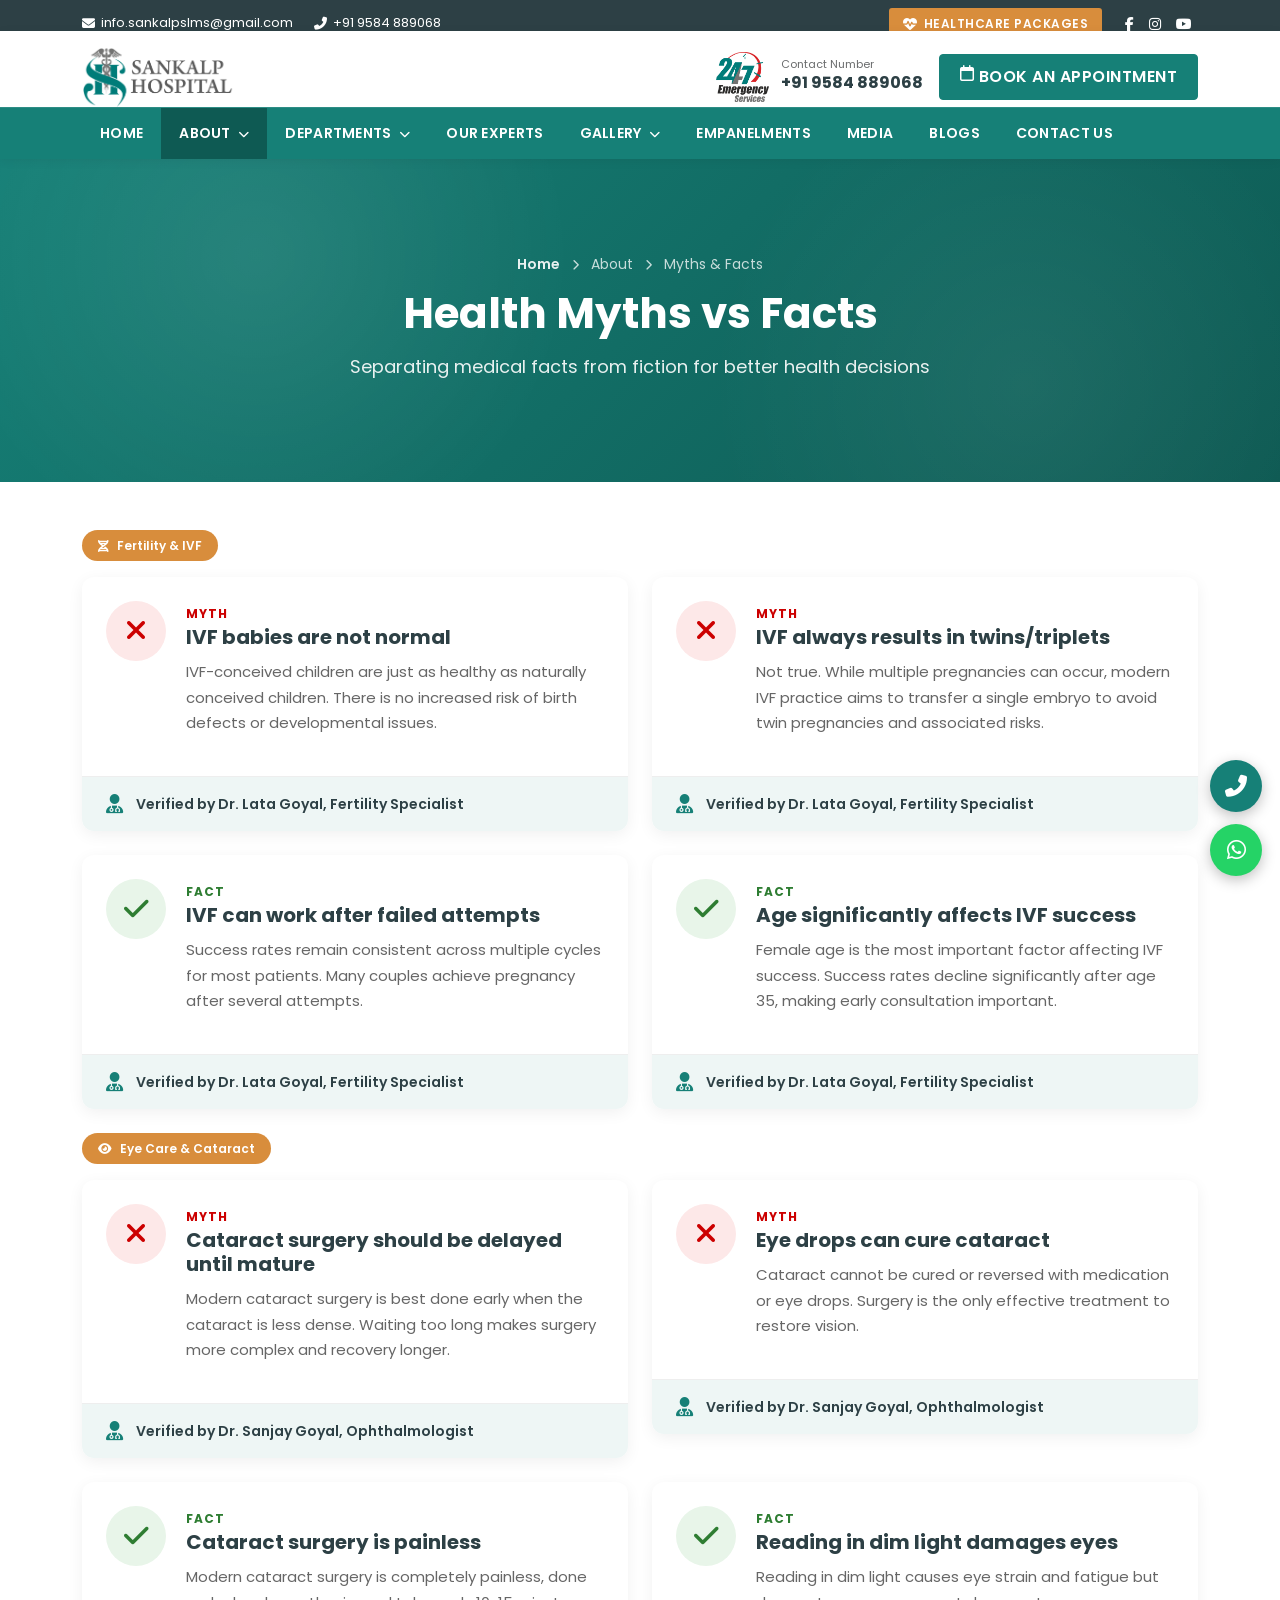
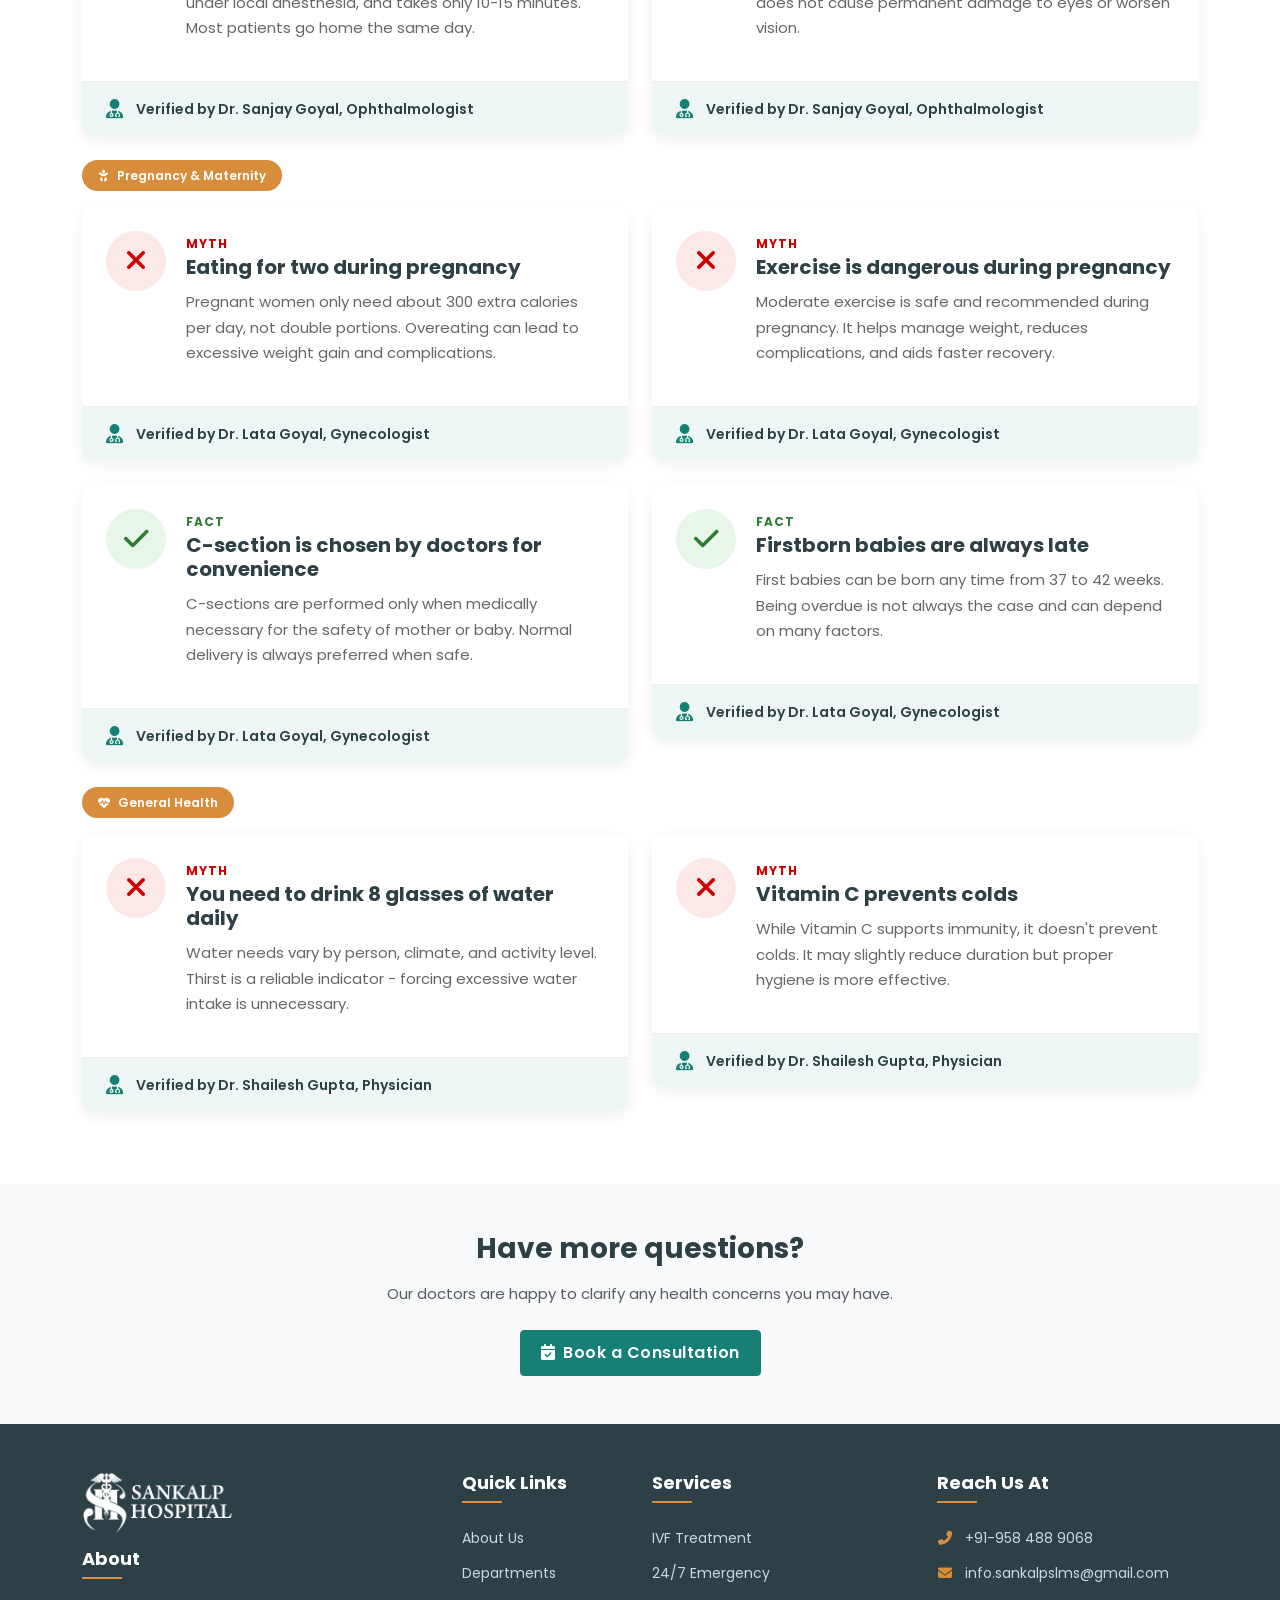
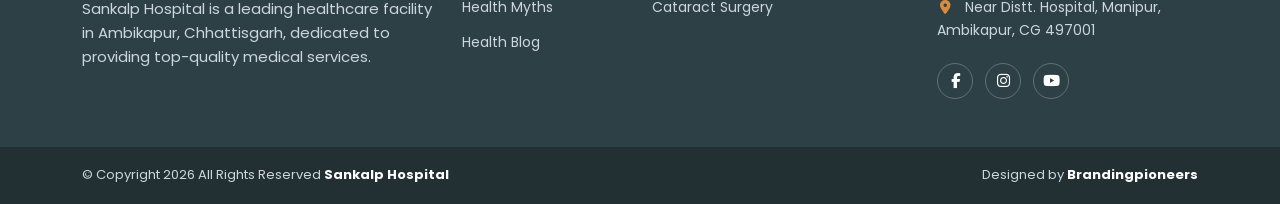
<file: myths-facts.html>
<!DOCTYPE html>
<html lang="en">
<head>
  <meta charset="UTF-8">
  <meta name="viewport" content="width=device-width, initial-scale=1.0">
  <title>Myths & Facts | Sankalp Hospital - Health Education</title>
  <meta name="description" content="Debunking common health myths with scientific facts. Health education by Sankalp Hospital doctors.">
  <link rel="icon" href="assets/img/logo.png">
  <link href="https://cdn.jsdelivr.net/npm/bootstrap@5.3.3/dist/css/bootstrap.min.css" rel="stylesheet">
  <link href="https://cdnjs.cloudflare.com/ajax/libs/font-awesome/6.5.0/css/all.min.css" rel="stylesheet">
  <link href="https://fonts.googleapis.com/css2?family=Poppins:wght@300;400;500;600;700;800&family=Roboto:wght@400;500;700&display=swap" rel="stylesheet">
  <link href="assets/css/style.css" rel="stylesheet">
  <style>
    .page-hero{background:linear-gradient(135deg,var(--primary) 0%,var(--primary-dark) 100%);color:#fff;padding:80px 0 100px;text-align:center;position:relative;overflow:hidden}
    .page-hero::before{content:"";position:absolute;inset:0;background-image:radial-gradient(circle at 20% 30%,rgba(255,255,255,.08) 0,transparent 30%),radial-gradient(circle at 80% 70%,rgba(255,255,255,.06) 0,transparent 30%);pointer-events:none}
    .page-hero .breadcrumbs{position:relative;z-index:1;color:rgba(255,255,255,.85);font-size:14px;margin-bottom:14px}
    .page-hero .breadcrumbs a{color:#fff;font-weight:600}
    .page-hero h1{color:#fff;font-size:42px;font-weight:700;position:relative;z-index:1}
    .page-hero p{position:relative;z-index:1;max-width:700px;margin:14px auto 0;font-size:18px;opacity:.9}
    .myth-card{background:#fff;border-radius:12px;overflow:hidden;box-shadow:0 4px 16px rgba(0,0,0,.06);margin-bottom:24px}
    .myth-header{display:flex;gap:20px;padding:24px;align-items:flex-start}
    .myth-icon{width:60px;height:60px;border-radius:50%;display:flex;align-items:center;justify-content:center;font-size:28px;flex-shrink:0}
    .myth-icon.myth{background:#fde8e8;color:#c00}
    .myth-icon.fact{background:#e8f5e9;color:#2e7d32}
    .myth-content{flex-grow:1}
    .myth-label{font-size:12px;font-weight:700;text-transform:uppercase;letter-spacing:1px;margin-bottom:6px}
    .myth-label.myth-label{color:#c00}
    .myth-label.fact-label{color:#2e7d32}
    .myth-content h3{font-size:20px;margin-bottom:10px}
    .myth-content p{color:#666;line-height:1.7}
    .myth-expert{background:var(--bg-soft);padding:16px 24px;border-top:1px solid #eee;display:flex;align-items:center;gap:12px}
    .myth-expert i{color:var(--primary);font-size:20px}
    .myth-expert span{font-size:14px;color:var(--dark);font-weight:600}
    .section-badge{display:inline-block;background:var(--accent);color:#fff;padding:6px 16px;border-radius:20px;font-size:12px;font-weight:600;margin-bottom:16px}
    @media (max-width:767px){
      .page-hero{padding:60px 0 80px}
      .page-hero h1{font-size:28px}
      .myth-header{flex-direction:column}
    }
  </style>
</head>
<body>

<!-- TOP BAR -->
<div class="top-bar d-none d-lg-block">
  <div class="container">
    <div class="d-flex justify-content-between align-items-center">
      <div class="top-bar-info">
        <a href="mailto:info.sankalpslms@gmail.com"><i class="fas fa-envelope"></i> info.sankalpslms@gmail.com</a>
        <a href="tel:+919584889068"><i class="fas fa-phone-alt"></i> +91 9584 889068</a>
      </div>
      <div class="top-bar-actions">
        <a href="#" class="btn-pkg"><i class="fas fa-heartbeat"></i> HEALTHCARE PACKAGES</a>
        <a href="https://www.facebook.com/sankalphospitals/" target="_blank" aria-label="Facebook"><i class="fab fa-facebook-f"></i></a>
        <a href="https://www.instagram.com/sankalphospitals/" target="_blank" aria-label="Instagram"><i class="fab fa-instagram"></i></a>
        <a href="https://www.youtube.com/channel/UCWGjgpakHsg7z4qMbXBSK_w" target="_blank" aria-label="YouTube"><i class="fab fa-youtube"></i></a>
      </div>
    </div>
  </div>
</div>

<!-- HEADER -->
<header class="site-header sticky-top">
  <div class="container">
    <div class="row align-items-center g-3">
      <div class="col-lg-3 col-6">
        <a href="index.html" class="brand"><img src="assets/img/logo.png" alt="Sankalp Hospital" class="brand-logo"></a>
      </div>
      <div class="col-lg-9 col-6 d-flex justify-content-end align-items-center gap-3">
        <div class="header-info d-none d-xl-flex align-items-center">
          <img src="assets/img/emergency-247.png" alt="24/7" class="emergency-img">
          <div>
            <small>Contact Number</small>
            <p>+91 9584 889068</p>
          </div>
        </div>
        <a href="index.html#appointment" class="btn btn-primary d-none d-md-inline-flex"><i class="far fa-calendar"></i> &nbsp;BOOK AN APPOINTMENT</a>
        <button class="navbar-toggler d-lg-none" type="button" data-bs-toggle="offcanvas" data-bs-target="#mobileNav">
          <i class="fas fa-bars"></i>
        </button>
      </div>
    </div>
  </div>

  <nav class="main-nav d-none d-lg-block">
    <div class="container">
      <ul class="nav-menu">
        <li><a href="index.html">Home</a></li>
        <li class="active has-sub"><a href="about.html">About <i class="fas fa-chevron-down"></i></a>
          <ul class="sub-menu">
            <li><a href="about.html#vision">Vision Mission</a></li>
            <li><a href="about.html#director">Director's Message</a></li>
            <li><a href="about.html#achievements">Achievements</a></li>
            <li><a href="about.html#care">Patients Care</a></li>
            <li><a href="departments.html">Services &amp; Facilities</a></li>
            <li><a href="faq.html">FAQ's</a></li>
            <li><a href="myths-facts.html">Myths &amp; Facts</a></li>
            <li><a href="ivf.html">IUI – IVF – ICSI</a></li>
            <li><a href="glossary.html">Glossary Of Terms</a></li>
          </ul>
        </li>
        <li class="has-sub"><a href="departments.html">Departments <i class="fas fa-chevron-down"></i></a>
          <ul class="sub-menu sub-menu-wide">
            <li><a href="departments.html#ophthalmology">Ophthalmology</a></li>
            <li><a href="departments.html#gynecology">Obstetrics &amp; Gynecology</a></li>
            <li><a href="ivf.html">Assisted Fertility (IVF/ICSI/IUI)</a></li>
            <li><a href="departments.html#surgery">General &amp; Laparoscopic Surgery</a></li>
            <li><a href="departments.html#emergency">Emergency And Trauma Services</a></li>
          </ul>
        </li>
        <li><a href="index.html#doctors">Our Experts</a></li>
        <li class="has-sub"><a href="gallery.html">Gallery <i class="fas fa-chevron-down"></i></a>
          <ul class="sub-menu">
            <li><a href="gallery.html">Image Gallery</a></li>
            <li><a href="video-gallery.html">Video Gallery</a></li>
          </ul>
        </li>
        <li><a href="empanelments.html">Empanelments</a></li>
        <li><a href="media.html">Media</a></li>
        <li><a href="blogs.html">Blogs</a></li>
        <li><a href="index.html#contact">Contact Us</a></li>
      </ul>
    </div>
  </nav>
</header>

<!-- MOBILE OFFCANVAS NAV -->
<div class="offcanvas offcanvas-start" id="mobileNav">
  <div class="offcanvas-header">
    <img src="assets/img/logo.png" alt="" style="height:40px">
    <button class="btn-close" data-bs-dismiss="offcanvas"></button>
  </div>
  <div class="offcanvas-body">
    <ul class="mobile-menu">
      <li><a href="index.html">Home</a></li>
      <li><a href="about.html">About</a></li>
      <li><a href="departments.html">Departments</a></li>
      <li><a href="index.html#doctors">Our Experts</a></li>
      <li><a href="gallery.html">Gallery</a></li>
      <li><a href="empanelments.html">Empanelments</a></li>
      <li><a href="media.html">Media</a></li>
      <li><a href="blogs.html">Blogs</a></li>
      <li><a href="index.html#contact">Contact Us</a></li>
    </ul>
    <a href="index.html#appointment" class="btn btn-primary w-100 mt-3" data-bs-dismiss="offcanvas">Book An Appointment</a>
  </div>
</div>

<!-- PAGE HERO -->
<section class="page-hero">
  <div class="container">
    <p class="breadcrumbs"><a href="index.html">Home</a> <i class="fas fa-chevron-right mx-2" style="font-size:11px"></i> About <i class="fas fa-chevron-right mx-2" style="font-size:11px"></i> Myths & Facts</p>
    <h1>Health Myths vs Facts</h1>
    <p>Separating medical facts from fiction for better health decisions</p>
  </div>
</section>

<!-- MYTHS CONTENT -->
<section class="py-5">
  <div class="container">

    <!-- Fertility/IVF Myths -->
    <span class="section-badge"><i class="fas fa-dna me-2"></i>Fertility & IVF</span>
    <div class="row">
      <div class="col-lg-6">
        <div class="myth-card">
          <div class="myth-header">
            <div class="myth-icon myth"><i class="fas fa-times"></i></div>
            <div class="myth-content">
              <span class="myth-label myth-label">Myth</span>
              <h3>IVF babies are not normal</h3>
              <p>IVF-conceived children are just as healthy as naturally conceived children. There is no increased risk of birth defects or developmental issues.</p>
            </div>
          </div>
          <div class="myth-expert"><i class="fas fa-user-md"></i><span>Verified by Dr. Lata Goyal, Fertility Specialist</span></div>
        </div>
      </div>
      <div class="col-lg-6">
        <div class="myth-card">
          <div class="myth-header">
            <div class="myth-icon myth"><i class="fas fa-times"></i></div>
            <div class="myth-content">
              <span class="myth-label myth-label">Myth</span>
              <h3>IVF always results in twins/triplets</h3>
              <p>Not true. While multiple pregnancies can occur, modern IVF practice aims to transfer a single embryo to avoid twin pregnancies and associated risks.</p>
            </div>
          </div>
          <div class="myth-expert"><i class="fas fa-user-md"></i><span>Verified by Dr. Lata Goyal, Fertility Specialist</span></div>
        </div>
      </div>
    </div>

    <div class="row">
      <div class="col-lg-6">
        <div class="myth-card">
          <div class="myth-header">
            <div class="myth-icon fact"><i class="fas fa-check"></i></div>
            <div class="myth-content">
              <span class="myth-label fact-label">Fact</span>
              <h3>IVF can work after failed attempts</h3>
              <p>Success rates remain consistent across multiple cycles for most patients. Many couples achieve pregnancy after several attempts.</p>
            </div>
          </div>
          <div class="myth-expert"><i class="fas fa-user-md"></i><span>Verified by Dr. Lata Goyal, Fertility Specialist</span></div>
        </div>
      </div>
      <div class="col-lg-6">
        <div class="myth-card">
          <div class="myth-header">
            <div class="myth-icon fact"><i class="fas fa-check"></i></div>
            <div class="myth-content">
              <span class="myth-label fact-label">Fact</span>
              <h3>Age significantly affects IVF success</h3>
              <p>Female age is the most important factor affecting IVF success. Success rates decline significantly after age 35, making early consultation important.</p>
            </div>
          </div>
          <div class="myth-expert"><i class="fas fa-user-md"></i><span>Verified by Dr. Lata Goyal, Fertility Specialist</span></div>
        </div>
      </div>
    </div>

    <!-- Eye Care Myths -->
    <span class="section-badge"><i class="fas fa-eye me-2"></i>Eye Care & Cataract</span>
    <div class="row">
      <div class="col-lg-6">
        <div class="myth-card">
          <div class="myth-header">
            <div class="myth-icon myth"><i class="fas fa-times"></i></div>
            <div class="myth-content">
              <span class="myth-label myth-label">Myth</span>
              <h3>Cataract surgery should be delayed until mature</h3>
              <p>Modern cataract surgery is best done early when the cataract is less dense. Waiting too long makes surgery more complex and recovery longer.</p>
            </div>
          </div>
          <div class="myth-expert"><i class="fas fa-user-md"></i><span>Verified by Dr. Sanjay Goyal, Ophthalmologist</span></div>
        </div>
      </div>
      <div class="col-lg-6">
        <div class="myth-card">
          <div class="myth-header">
            <div class="myth-icon myth"><i class="fas fa-times"></i></div>
            <div class="myth-content">
              <span class="myth-label myth-label">Myth</span>
              <h3>Eye drops can cure cataract</h3>
              <p>Cataract cannot be cured or reversed with medication or eye drops. Surgery is the only effective treatment to restore vision.</p>
            </div>
          </div>
          <div class="myth-expert"><i class="fas fa-user-md"></i><span>Verified by Dr. Sanjay Goyal, Ophthalmologist</span></div>
        </div>
      </div>
    </div>

    <div class="row">
      <div class="col-lg-6">
        <div class="myth-card">
          <div class="myth-header">
            <div class="myth-icon fact"><i class="fas fa-check"></i></div>
            <div class="myth-content">
              <span class="myth-label fact-label">Fact</span>
              <h3>Cataract surgery is painless</h3>
              <p>Modern cataract surgery is completely painless, done under local anesthesia, and takes only 10-15 minutes. Most patients go home the same day.</p>
            </div>
          </div>
          <div class="myth-expert"><i class="fas fa-user-md"></i><span>Verified by Dr. Sanjay Goyal, Ophthalmologist</span></div>
        </div>
      </div>
      <div class="col-lg-6">
        <div class="myth-card">
          <div class="myth-header">
            <div class="myth-icon fact"><i class="fas fa-check"></i></div>
            <div class="myth-content">
              <span class="myth-label fact-label">Fact</span>
              <h3>Reading in dim light damages eyes</h3>
              <p>Reading in dim light causes eye strain and fatigue but does not cause permanent damage to eyes or worsen vision.</p>
            </div>
          </div>
          <div class="myth-expert"><i class="fas fa-user-md"></i><span>Verified by Dr. Sanjay Goyal, Ophthalmologist</span></div>
        </div>
      </div>
    </div>

    <!-- Pregnancy Myths -->
    <span class="section-badge"><i class="fas fa-baby me-2"></i>Pregnancy & Maternity</span>
    <div class="row">
      <div class="col-lg-6">
        <div class="myth-card">
          <div class="myth-header">
            <div class="myth-icon myth"><i class="fas fa-times"></i></div>
            <div class="myth-content">
              <span class="myth-label myth-label">Myth</span>
              <h3>Eating for two during pregnancy</h3>
              <p>Pregnant women only need about 300 extra calories per day, not double portions. Overeating can lead to excessive weight gain and complications.</p>
            </div>
          </div>
          <div class="myth-expert"><i class="fas fa-user-md"></i><span>Verified by Dr. Lata Goyal, Gynecologist</span></div>
        </div>
      </div>
      <div class="col-lg-6">
        <div class="myth-card">
          <div class="myth-header">
            <div class="myth-icon myth"><i class="fas fa-times"></i></div>
            <div class="myth-content">
              <span class="myth-label myth-label">Myth</span>
              <h3>Exercise is dangerous during pregnancy</h3>
              <p>Moderate exercise is safe and recommended during pregnancy. It helps manage weight, reduces complications, and aids faster recovery.</p>
            </div>
          </div>
          <div class="myth-expert"><i class="fas fa-user-md"></i><span>Verified by Dr. Lata Goyal, Gynecologist</span></div>
        </div>
      </div>
    </div>

    <div class="row">
      <div class="col-lg-6">
        <div class="myth-card">
          <div class="myth-header">
            <div class="myth-icon fact"><i class="fas fa-check"></i></div>
            <div class="myth-content">
              <span class="myth-label fact-label">Fact</span>
              <h3>C-section is chosen by doctors for convenience</h3>
              <p>C-sections are performed only when medically necessary for the safety of mother or baby. Normal delivery is always preferred when safe.</p>
            </div>
          </div>
          <div class="myth-expert"><i class="fas fa-user-md"></i><span>Verified by Dr. Lata Goyal, Gynecologist</span></div>
        </div>
      </div>
      <div class="col-lg-6">
        <div class="myth-card">
          <div class="myth-header">
            <div class="myth-icon fact"><i class="fas fa-check"></i></div>
            <div class="myth-content">
              <span class="myth-label fact-label">Fact</span>
              <h3>Firstborn babies are always late</h3>
              <p>First babies can be born any time from 37 to 42 weeks. Being overdue is not always the case and can depend on many factors.</p>
            </div>
          </div>
          <div class="myth-expert"><i class="fas fa-user-md"></i><span>Verified by Dr. Lata Goyal, Gynecologist</span></div>
        </div>
      </div>
    </div>

    <!-- General Health Myths -->
    <span class="section-badge"><i class="fas fa-heartbeat me-2"></i>General Health</span>
    <div class="row">
      <div class="col-lg-6">
        <div class="myth-card">
          <div class="myth-header">
            <div class="myth-icon myth"><i class="fas fa-times"></i></div>
            <div class="myth-content">
              <span class="myth-label myth-label">Myth</span>
              <h3>You need to drink 8 glasses of water daily</h3>
              <p>Water needs vary by person, climate, and activity level. Thirst is a reliable indicator - forcing excessive water intake is unnecessary.</p>
            </div>
          </div>
          <div class="myth-expert"><i class="fas fa-user-md"></i><span>Verified by Dr. Shailesh Gupta, Physician</span></div>
        </div>
      </div>
      <div class="col-lg-6">
        <div class="myth-card">
          <div class="myth-header">
            <div class="myth-icon myth"><i class="fas fa-times"></i></div>
            <div class="myth-content">
              <span class="myth-label myth-label">Myth</span>
              <h3>Vitamin C prevents colds</h3>
              <p>While Vitamin C supports immunity, it doesn't prevent colds. It may slightly reduce duration but proper hygiene is more effective.</p>
            </div>
          </div>
          <div class="myth-expert"><i class="fas fa-user-md"></i><span>Verified by Dr. Shailesh Gupta, Physician</span></div>
        </div>
      </div>
    </div>

  </div>
</section>

<!-- CTA -->
<section class="py-5 bg-light">
  <div class="container text-center">
    <h3 class="mb-3">Have more questions?</h3>
    <p class="text-muted mb-4">Our doctors are happy to clarify any health concerns you may have.</p>
    <a href="index.html#appointment" class="btn btn-primary"><i class="fas fa-calendar-check me-2"></i>Book a Consultation</a>
  </div>
</section>

<!-- FOOTER -->
<footer id="contact" class="site-footer">
  <div class="footer-main py-5">
    <div class="container">
      <div class="row g-4">
        <div class="col-md-6 col-lg-4">
          <img src="assets/img/logo-white.png" alt="Sankalp Hospital" class="footer-logo mb-3">
          <h3>About</h3>
          <p>Sankalp Hospital is a leading healthcare facility in Ambikapur, Chhattisgarh, dedicated to providing top-quality medical services.</p>
        </div>
        <div class="col-md-6 col-lg-2">
          <h3>Quick Links</h3>
          <ul class="footer-list">
            <li><a href="about.html">About Us</a></li>
            <li><a href="departments.html">Departments</a></li>
            <li><a href="myths-facts.html">Health Myths</a></li>
            <li><a href="blogs.html">Health Blog</a></li>
          </ul>
        </div>
        <div class="col-md-6 col-lg-3">
          <h3>Services</h3>
          <ul class="footer-list">
            <li><a href="ivf.html">IVF Treatment</a></li>
            <li><a href="departments.html#emergency">24/7 Emergency</a></li>
            <li><a href="departments.html#ophthalmology">Cataract Surgery</a></li>
          </ul>
        </div>
        <div class="col-md-6 col-lg-3">
          <h3>Reach Us At</h3>
          <ul class="footer-list">
            <li><i class="fas fa-phone-alt"></i> <a href="tel:+919584889068">+91-958 488 9068</a></li>
            <li><i class="fas fa-envelope"></i> <a href="mailto:info.sankalpslms@gmail.com">info.sankalpslms@gmail.com</a></li>
            <li><i class="fas fa-map-marker-alt"></i> Near Distt. Hospital, Manipur, Ambikapur, CG 497001</li>
          </ul>
          <div class="social-icons mt-3">
            <a href="https://www.facebook.com/sankalphospitals/" target="_blank"><i class="fab fa-facebook-f"></i></a>
            <a href="https://www.instagram.com/sankalphospitals/" target="_blank"><i class="fab fa-instagram"></i></a>
            <a href="https://www.youtube.com/channel/UCWGjgpakHsg7z4qMbXBSK_w" target="_blank"><i class="fab fa-youtube"></i></a>
          </div>
        </div>
      </div>
    </div>
  </div>
  <div class="footer-bottom">
    <div class="container">
      <div class="d-md-flex justify-content-between align-items-center text-center">
        <p class="mb-0">© Copyright <span id="year"></span> All Rights Reserved <a href="index.html"><strong>Sankalp Hospital</strong></a></p>
        <p class="mb-0">Designed by <a href="https://brandingpioneers.com/" target="_blank"><strong>Brandingpioneers</strong></a></p>
      </div>
    </div>
  </div>
</footer>

<a href="tel:+919584889068" class="float-call" aria-label="Call us"><i class="fas fa-phone-alt"></i></a>
<a href="https://wa.me/919584889068" target="_blank" class="float-wa" aria-label="WhatsApp"><i class="fab fa-whatsapp"></i></a>

<script src="https://cdn.jsdelivr.net/npm/bootstrap@5.3.3/dist/js/bootstrap.bundle.min.js"></script>
<script>
  document.getElementById('year').textContent = new Date().getFullYear();
</script>
</body>
</html>
</file>
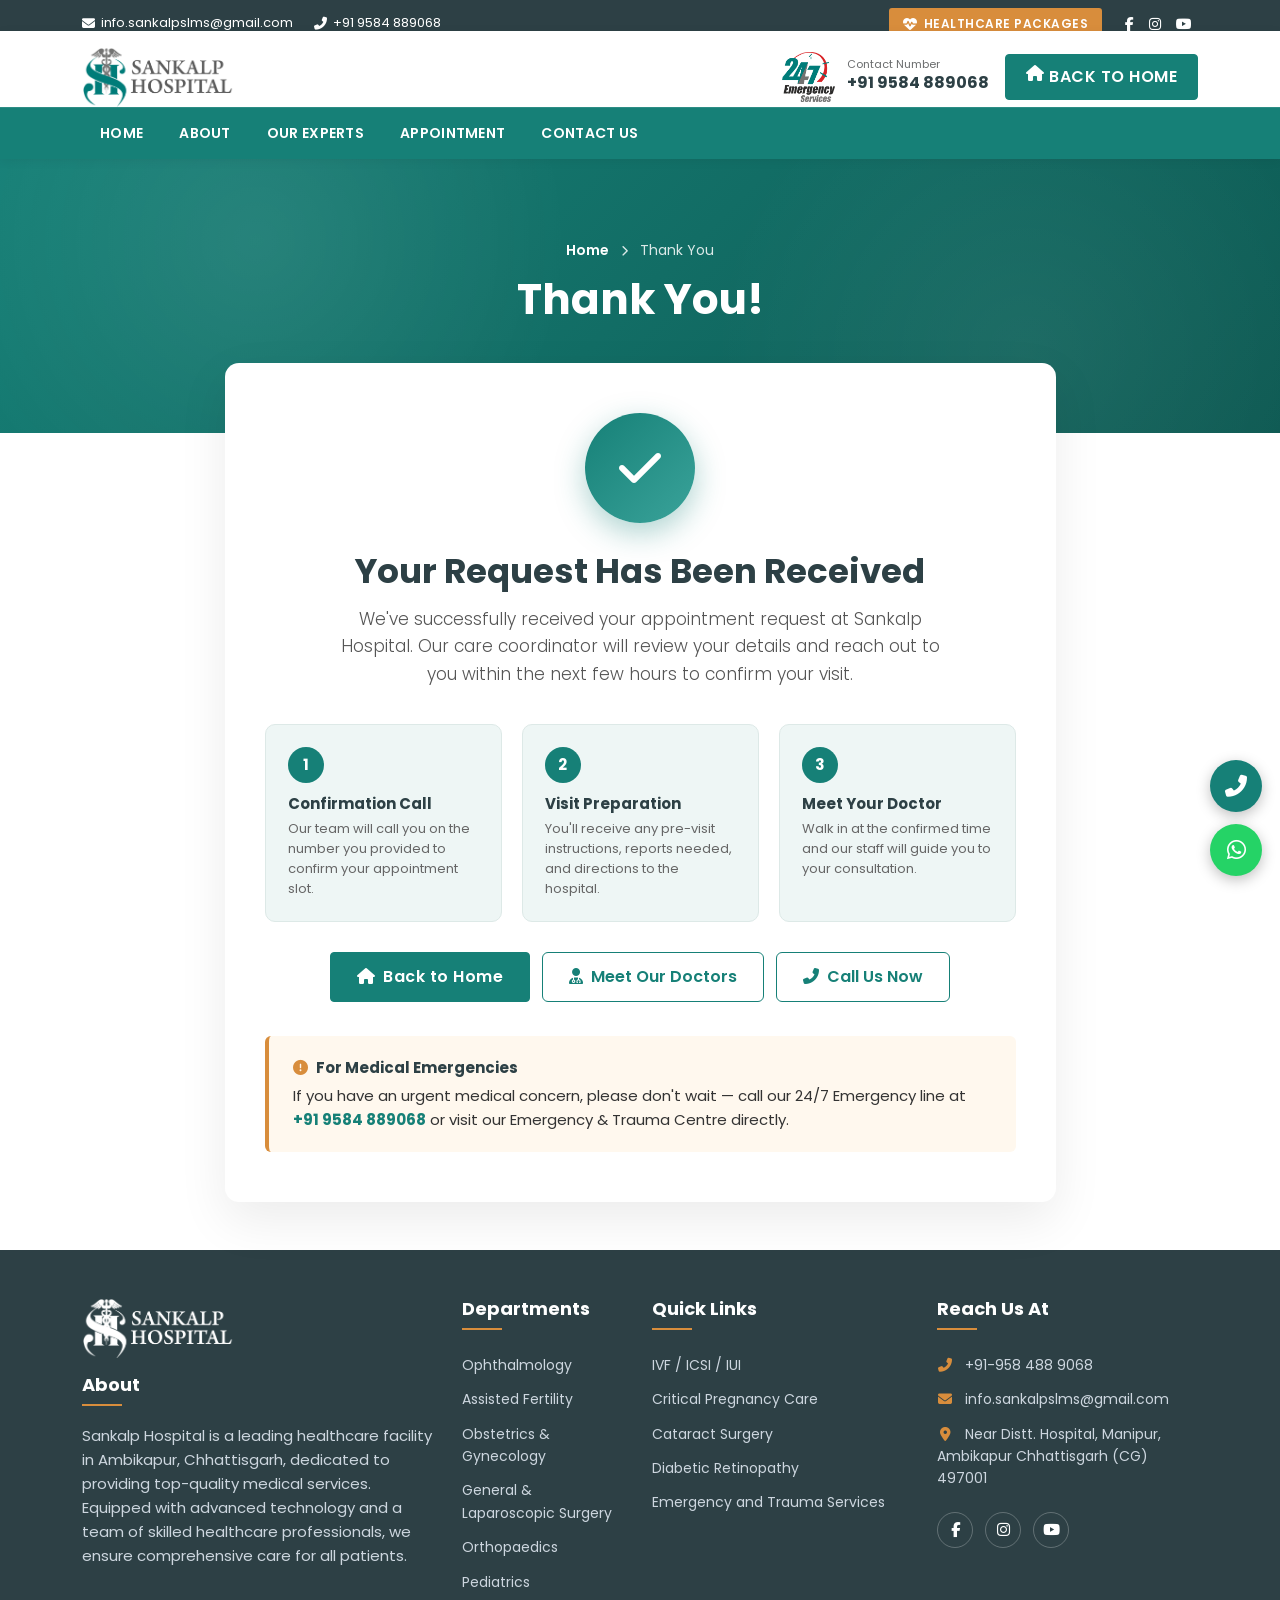
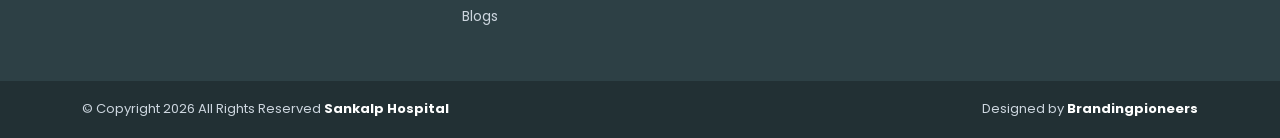
<file: thank-you.html>
<!DOCTYPE html>
<html lang="en">
<head>
<meta charset="UTF-8">
<meta name="viewport" content="width=device-width, initial-scale=1.0">
<title>Thank You | Sankalp Hospital</title>
<meta name="description" content="Thank you for contacting Sankalp Hospital. Our care coordinator will reach out to you shortly.">
<link rel="icon" href="assets/img/logo.png">
<link href="https://cdn.jsdelivr.net/npm/bootstrap@5.3.3/dist/css/bootstrap.min.css" rel="stylesheet">
<link href="https://cdnjs.cloudflare.com/ajax/libs/font-awesome/6.5.0/css/all.min.css" rel="stylesheet">
<link href="https://fonts.googleapis.com/css2?family=Poppins:wght@300;400;500;600;700;800&family=Roboto:wght@400;500;700&display=swap" rel="stylesheet">
<link href="assets/css/style.css" rel="stylesheet">
<style>
  .thankyou-hero{background:linear-gradient(135deg,var(--primary) 0%,var(--primary-dark) 100%);color:#fff;padding:80px 0 100px;text-align:center;position:relative;overflow:hidden}
  .thankyou-hero::before{content:"";position:absolute;inset:0;background-image:radial-gradient(circle at 20% 30%,rgba(255,255,255,.08) 0,transparent 30%),radial-gradient(circle at 80% 70%,rgba(255,255,255,.06) 0,transparent 30%);pointer-events:none}
  .thankyou-hero .breadcrumbs{position:relative;z-index:1;color:rgba(255,255,255,.85);font-size:14px;margin-bottom:14px}
  .thankyou-hero .breadcrumbs a{color:#fff;font-weight:600}
  .thankyou-hero h1{color:#fff;font-size:42px;font-weight:700;position:relative;z-index:1}
  .thankyou-card{background:#fff;border-radius:14px;box-shadow:0 18px 50px rgba(0,0,0,.08);padding:50px 40px;text-align:center;margin-top:-70px;position:relative;z-index:2}
  .check-icon{width:110px;height:110px;border-radius:50%;background:linear-gradient(135deg,var(--primary),var(--primary-light));margin:0 auto 28px;display:flex;align-items:center;justify-content:center;color:#fff;font-size:48px;box-shadow:0 10px 30px rgba(22,128,119,.35);animation:popIn .6s ease-out,pulseRing 2.2s 1s infinite}
  @keyframes popIn{from{transform:scale(.4);opacity:0}to{transform:scale(1);opacity:1}}
  @keyframes pulseRing{0%,100%{box-shadow:0 10px 30px rgba(22,128,119,.35),0 0 0 0 rgba(22,128,119,.4)}50%{box-shadow:0 10px 30px rgba(22,128,119,.35),0 0 0 18px rgba(22,128,119,0)}}
  .thankyou-card h2{font-size:34px;color:var(--dark);margin-bottom:14px}
  .thankyou-card .lead{color:#555;font-size:17px;max-width:620px;margin:0 auto 28px}
  .next-steps{display:grid;grid-template-columns:repeat(3,1fr);gap:20px;margin:36px 0 30px;text-align:left}
  .next-step{background:var(--bg-soft);border-radius:10px;padding:22px;border:1px solid #dde9e7}
  .next-step .step-num{width:36px;height:36px;border-radius:50%;background:var(--primary);color:#fff;display:flex;align-items:center;justify-content:center;font-weight:700;margin-bottom:12px}
  .next-step h4{font-size:15px;color:var(--dark);margin-bottom:6px;font-weight:700}
  .next-step p{font-size:13px;color:#666;margin:0;line-height:1.55}
  .ty-actions{display:flex;flex-wrap:wrap;gap:12px;justify-content:center;margin-top:10px}
  .ty-actions .btn{padding:12px 26px;font-weight:600}
  .contact-callout{margin-top:34px;padding:20px 24px;background:#fff8ee;border-left:4px solid var(--accent);border-radius:6px;text-align:left}
  .contact-callout strong{color:var(--dark)}
  .contact-callout a{color:var(--primary);font-weight:700}
  @media (max-width:767px){
    .thankyou-hero{padding:60px 0 90px}
    .thankyou-hero h1{font-size:30px}
    .thankyou-card{padding:36px 22px;margin-top:-60px}
    .thankyou-card h2{font-size:24px}
    .check-icon{width:90px;height:90px;font-size:38px}
    .next-steps{grid-template-columns:1fr;gap:14px}
  }
</style>
</head>
<body>

<!-- TOP BAR -->
<div class="top-bar d-none d-lg-block">
  <div class="container">
    <div class="d-flex justify-content-between align-items-center">
      <div class="top-bar-info">
        <a href="mailto:info.sankalpslms@gmail.com"><i class="fas fa-envelope"></i> info.sankalpslms@gmail.com</a>
        <a href="tel:+919584889068"><i class="fas fa-phone-alt"></i> +91 9584 889068</a>
      </div>
      <div class="top-bar-actions">
        <a href="#" class="btn-pkg"><i class="fas fa-heartbeat"></i> HEALTHCARE PACKAGES</a>
        <a href="https://www.facebook.com/sankalphospitals/" target="_blank" aria-label="Facebook"><i class="fab fa-facebook-f"></i></a>
        <a href="https://www.instagram.com/sankalphospitals/" target="_blank" aria-label="Instagram"><i class="fab fa-instagram"></i></a>
        <a href="https://www.youtube.com/channel/UCWGjgpakHsg7z4qMbXBSK_w" target="_blank" aria-label="YouTube"><i class="fab fa-youtube"></i></a>
      </div>
    </div>
  </div>
</div>

<!-- HEADER -->
<header class="site-header sticky-top">
  <div class="container">
    <div class="row align-items-center g-3">
      <div class="col-lg-3 col-6">
        <a href="index.html" class="brand"><img src="assets/img/logo.png" alt="Sankalp Hospital" class="brand-logo"></a>
      </div>
      <div class="col-lg-9 col-6 d-flex justify-content-end align-items-center gap-3">
        <div class="header-info d-none d-xl-flex align-items-center">
          <img src="assets/img/emergency-247.png" alt="24/7" class="emergency-img">
          <div>
            <small>Contact Number</small>
            <p>+91 9584 889068</p>
          </div>
        </div>
        <a href="index.html" class="btn btn-primary d-none d-md-inline-flex"><i class="fas fa-home"></i> &nbsp;BACK TO HOME</a>
        <button class="navbar-toggler d-lg-none" type="button" data-bs-toggle="offcanvas" data-bs-target="#mobileNav">
          <i class="fas fa-bars"></i>
        </button>
      </div>
    </div>
  </div>

  <nav class="main-nav d-none d-lg-block">
    <div class="container">
      <ul class="nav-menu">
        <li><a href="index.html">Home</a></li>
        <li><a href="index.html#about">About</a></li>
        <li><a href="index.html#doctors">Our Experts</a></li>
        <li><a href="index.html#appointment">Appointment</a></li>
        <li><a href="index.html#contact">Contact Us</a></li>
      </ul>
    </div>
  </nav>
</header>

<!-- MOBILE OFFCANVAS NAV -->
<div class="offcanvas offcanvas-start" id="mobileNav">
  <div class="offcanvas-header">
    <img src="assets/img/logo.png" alt="" style="height:40px">
    <button class="btn-close" data-bs-dismiss="offcanvas"></button>
  </div>
  <div class="offcanvas-body">
    <ul class="mobile-menu">
      <li><a href="index.html">Home</a></li>
      <li><a href="index.html#about">About</a></li>
      <li><a href="index.html#doctors">Our Experts</a></li>
      <li><a href="index.html#appointment">Appointment</a></li>
      <li><a href="index.html#contact">Contact Us</a></li>
    </ul>
  </div>
</div>

<!-- THANK YOU HERO -->
<section class="thankyou-hero">
  <div class="container">
    <p class="breadcrumbs"><a href="index.html">Home</a> <i class="fas fa-chevron-right mx-2" style="font-size:11px"></i> Thank You</p>
    <h1>Thank You!</h1>
  </div>
</section>

<!-- THANK YOU CARD -->
<section class="pb-5">
  <div class="container">
    <div class="row justify-content-center">
      <div class="col-lg-9">
        <div class="thankyou-card">
          <div class="check-icon"><i class="fas fa-check"></i></div>
          <h2>Your Request Has Been Received</h2>
          <p class="lead">We've successfully received your appointment request at Sankalp Hospital. Our care coordinator will review your details and reach out to you within the next few hours to confirm your visit.</p>

          <div class="next-steps">
            <div class="next-step">
              <div class="step-num">1</div>
              <h4>Confirmation Call</h4>
              <p>Our team will call you on the number you provided to confirm your appointment slot.</p>
            </div>
            <div class="next-step">
              <div class="step-num">2</div>
              <h4>Visit Preparation</h4>
              <p>You'll receive any pre-visit instructions, reports needed, and directions to the hospital.</p>
            </div>
            <div class="next-step">
              <div class="step-num">3</div>
              <h4>Meet Your Doctor</h4>
              <p>Walk in at the confirmed time and our staff will guide you to your consultation.</p>
            </div>
          </div>

          <div class="ty-actions">
            <a href="index.html" class="btn btn-primary"><i class="fas fa-home me-2"></i>Back to Home</a>
            <a href="index.html#doctors" class="btn btn-outline-primary"><i class="fas fa-user-md me-2"></i>Meet Our Doctors</a>
            <a href="tel:+919584889068" class="btn btn-outline-primary"><i class="fas fa-phone-alt me-2"></i>Call Us Now</a>
          </div>

          <div class="contact-callout">
            <strong><i class="fas fa-exclamation-circle me-2" style="color:var(--accent)"></i>For Medical Emergencies</strong>
            <p class="mb-0 mt-1">If you have an urgent medical concern, please don't wait — call our 24/7 Emergency line at <a href="tel:+919584889068">+91 9584 889068</a> or visit our Emergency &amp; Trauma Centre directly.</p>
          </div>
        </div>
      </div>
    </div>
  </div>
</section>

<!-- FOOTER -->
<footer id="contact" class="site-footer">
  <div class="footer-main py-5">
    <div class="container">
      <div class="row g-4">
        <div class="col-md-6 col-lg-4">
          <img src="assets/img/logo-white.png" alt="Sankalp Hospital" class="footer-logo mb-3">
          <h3>About</h3>
          <p>Sankalp Hospital is a leading healthcare facility in Ambikapur, Chhattisgarh, dedicated to providing top-quality medical services. Equipped with advanced technology and a team of skilled healthcare professionals, we ensure comprehensive care for all patients.</p>
        </div>
        <div class="col-md-6 col-lg-2">
          <h3>Departments</h3>
          <ul class="footer-list">
            <li><a href="index.html">Ophthalmology</a></li>
            <li><a href="index.html">Assisted Fertility</a></li>
            <li><a href="index.html">Obstetrics &amp; Gynecology</a></li>
            <li><a href="index.html">General &amp; Laparoscopic Surgery</a></li>
            <li><a href="index.html">Orthopaedics</a></li>
            <li><a href="index.html">Pediatrics</a></li>
            <li><a href="index.html">Blogs</a></li>
          </ul>
        </div>
        <div class="col-md-6 col-lg-3">
          <h3>Quick Links</h3>
          <ul class="footer-list">
            <li><a href="index.html">IVF / ICSI / IUI</a></li>
            <li><a href="index.html">Critical Pregnancy Care</a></li>
            <li><a href="index.html">Cataract Surgery</a></li>
            <li><a href="index.html">Diabetic Retinopathy</a></li>
            <li><a href="index.html">Emergency and Trauma Services</a></li>
          </ul>
        </div>
        <div class="col-md-6 col-lg-3">
          <h3>Reach Us At</h3>
          <ul class="footer-list">
            <li><i class="fas fa-phone-alt"></i> <a href="tel:+919584889068">+91-958 488 9068</a></li>
            <li><i class="fas fa-envelope"></i> <a href="mailto:info.sankalpslms@gmail.com">info.sankalpslms@gmail.com</a></li>
            <li><i class="fas fa-map-marker-alt"></i> Near Distt. Hospital, Manipur, Ambikapur Chhattisgarh (CG) 497001</li>
          </ul>
          <div class="social-icons mt-3">
            <a href="https://www.facebook.com/sankalphospitals/" target="_blank" aria-label="Facebook"><i class="fab fa-facebook-f"></i></a>
            <a href="https://www.instagram.com/sankalphospitals/" target="_blank" aria-label="Instagram"><i class="fab fa-instagram"></i></a>
            <a href="https://www.youtube.com/channel/UCWGjgpakHsg7z4qMbXBSK_w" target="_blank" aria-label="YouTube"><i class="fab fa-youtube"></i></a>
          </div>
        </div>
      </div>
    </div>
  </div>
  <div class="footer-bottom">
    <div class="container">
      <div class="d-md-flex justify-content-between align-items-center text-center">
        <p class="mb-0">© Copyright <span id="year"></span> All Rights Reserved <a href="index.html"><strong>Sankalp Hospital</strong></a></p>
        <p class="mb-0">Designed by <a href="https://brandingpioneers.com/" target="_blank"><strong>Brandingpioneers</strong></a></p>
      </div>
    </div>
  </div>
</footer>

<a href="tel:+919584889068" class="float-call" aria-label="Call us"><i class="fas fa-phone-alt"></i></a>
<a href="https://wa.me/919584889068" target="_blank" class="float-wa" aria-label="WhatsApp"><i class="fab fa-whatsapp"></i></a>

<script src="https://cdn.jsdelivr.net/npm/bootstrap@5.3.3/dist/js/bootstrap.bundle.min.js"></script>
<script>
  document.getElementById('year').textContent = new Date().getFullYear();
</script>
</body>
</html>
</file>
<file: assets/css/style.css>
/* Sankalp Hospital — Bootstrap 5 custom styles */
:root{
  --primary:#168077;          /* logo teal */
  --primary-dark:#0e5a53;     /* deeper teal for hover */
  --primary-light:#3aa39a;    /* lighter teal accent */
  --accent:#d88d3c;           /* warm complement to teal */
  --dark:#2d4045;             /* deep slate that pairs with teal */
  --muted:#6b6d6e;            /* logo wordmark grey */
  --bg-soft:#eef6f5;          /* soft tinted teal */
}
*{box-sizing:border-box}
body{font-family:'Poppins',system-ui,sans-serif;color:#333;line-height:1.6;font-size:15px}
h1,h2,h3,h4,h5,h6{font-family:'Poppins',sans-serif;color:var(--dark);font-weight:700}
a{color:var(--primary);text-decoration:none}
a:hover{color:var(--primary-dark)}
img{max-width:100%;height:auto}

/* ===== TOP BAR ===== */
.top-bar{background:var(--dark);color:#fff;padding:8px 0;font-size:13px}
.top-bar a{color:#fff;margin-right:18px;display:inline-flex;align-items:center;gap:6px}
.top-bar a:hover{color:#ffd76a}
.top-bar .btn-pkg{background:var(--accent);padding:6px 14px;border-radius:3px;font-weight:600;font-size:12px;letter-spacing:.5px;margin-right:14px}
.top-bar .btn-pkg:hover{background:#e26500;color:#fff}
.top-bar-actions a{margin:0 6px}
.top-bar-actions a i{font-size:14px}

/* ===== HEADER ===== */
.site-header{background:#fff;box-shadow:0 2px 10px rgba(0,0,0,.06);z-index:1000}
.brand-logo{max-height:60px;width:auto}
.header-info{gap:12px}
.header-info .emergency-img{height:50px;width:auto}
.header-info small{font-size:11px;color:var(--muted);display:block;line-height:1}
.header-info p{margin:0;font-weight:700;color:var(--dark);font-size:16px}
.btn-primary{background:var(--primary);border-color:var(--primary);font-weight:600;letter-spacing:.5px;padding:10px 20px;border-radius:4px}
.btn-primary:hover,.btn-primary:focus{background:var(--primary-dark);border-color:var(--primary-dark)}
.navbar-toggler{border:1px solid #ddd;font-size:22px;padding:6px 12px;color:var(--primary);background:#fff}

/* ===== MAIN NAV ===== */
.main-nav{background:var(--primary);border-top:1px solid rgba(255,255,255,.1)}
.nav-menu{list-style:none;display:flex;flex-wrap:wrap;margin:0;padding:0}
.nav-menu>li{position:relative}
.nav-menu>li>a{color:#fff;padding:14px 18px;display:block;font-weight:600;font-size:14px;letter-spacing:.3px;text-transform:uppercase;transition:background .2s}
.nav-menu>li:hover>a,.nav-menu>li.active>a{background:var(--primary-dark)}
.nav-menu .sub-menu{display:none;position:absolute;top:100%;left:0;background:#fff;min-width:240px;box-shadow:0 6px 18px rgba(0,0,0,.1);list-style:none;padding:8px 0;margin:0;z-index:200;border-top:3px solid var(--accent)}
.nav-menu .sub-menu-wide{min-width:280px}
.nav-menu .sub-menu li a{display:block;padding:9px 18px;color:#444;font-size:13px;font-weight:500;text-transform:none}
.nav-menu .sub-menu li a:hover{background:var(--bg-soft);color:var(--primary);padding-left:24px}
.nav-menu>li:hover .sub-menu{display:block}
.nav-menu .has-sub>a i{font-size:11px;margin-left:4px}

/* mobile menu */
.mobile-menu{list-style:none;padding:0;margin:0}
.mobile-menu li a{display:block;padding:12px 8px;border-bottom:1px solid #eee;color:var(--dark);font-weight:600}
.mobile-menu li a:hover{color:var(--primary)}

/* ===== HERO SLIDER ===== */
.hero-slider{position:relative}
.hero-slider .carousel-item img{width:100%;height:auto;max-height:600px;object-fit:cover}
.hero-slider .carousel-control-prev,.hero-slider .carousel-control-next{width:5%;opacity:.7}
.hero-slider .carousel-control-prev:hover,.hero-slider .carousel-control-next:hover{opacity:1}
.carousel-indicators [data-bs-target]{width:12px;height:12px;border-radius:50%;background:#fff;border:2px solid #fff;opacity:.6}
.carousel-indicators .active{background:var(--primary);opacity:1}

/* ===== NEWS TICKER ===== */
.news-ticker{background:var(--bg-soft);padding:10px 0;border-bottom:1px solid #e3e9ee}
.ticker-wrap{gap:14px}
.ticker-label{background:var(--accent);color:#fff;padding:6px 16px;font-weight:700;font-size:13px;letter-spacing:.5px;border-radius:3px;flex-shrink:0;text-transform:uppercase}
.ticker-content{overflow:hidden;position:relative}
.ticker-content ul{list-style:none;margin:0;padding:0;display:flex;gap:40px;animation:tickerScroll 30s linear infinite;white-space:nowrap}
.ticker-content li{font-weight:500;color:var(--dark);font-size:14px}
.ticker-content li::before{content:"\f111";font-family:"Font Awesome 6 Free";font-weight:900;color:var(--primary);font-size:8px;margin-right:8px;vertical-align:middle}
@keyframes tickerScroll{0%{transform:translateX(0)}100%{transform:translateX(-50%)}}
.ticker-controls button{background:transparent;border:none;color:var(--muted);padding:4px 8px;cursor:pointer}
.ticker-controls button:hover{color:var(--primary)}

/* ===== SECTION TYPOGRAPHY ===== */
.section-title{font-size:32px;font-weight:700;color:var(--dark);margin-bottom:6px;position:relative;display:inline-block}
.section-subtitle{color:var(--accent);font-weight:600;font-size:14px;letter-spacing:1px;text-transform:uppercase;margin-bottom:6px}
.section-divider{display:block;width:80px;height:3px;background:var(--primary);margin:15px auto 0;position:relative}
.section-divider::after{content:"";position:absolute;left:50%;top:50%;transform:translate(-50%,-50%);width:14px;height:14px;border-radius:50%;background:var(--primary);border:3px solid #fff;box-shadow:0 0 0 1px var(--primary)}
.divider-white{background:#fff}
.divider-white::after{background:#fff;box-shadow:0 0 0 1px #fff}
.section-h1{font-size:30px;color:var(--dark);position:relative;padding-bottom:14px;margin-bottom:18px}
.section-h1::after{content:"";position:absolute;bottom:0;left:0;width:60px;height:3px;background:var(--accent)}

/* ===== ABOUT ===== */
.about-section .quick-action{display:flex;align-items:center;gap:14px;padding:18px 22px;border:1px solid #e3e9ee;border-radius:8px;background:#fff;color:var(--dark);font-weight:600;margin-bottom:14px;box-shadow:0 2px 6px rgba(0,0,0,.04);transition:all .25s}
.about-section .quick-action i{font-size:22px;color:var(--primary);width:34px;text-align:center}
.about-section .quick-action:hover{background:var(--primary);color:#fff;transform:translateY(-3px);border-color:var(--primary)}
.about-section .quick-action:hover i{color:#fff}

/* ===== SPECIALITIES ===== */
.speciality-card{background:#fff;text-align:center;padding:30px 16px;border-radius:8px;box-shadow:0 4px 14px rgba(0,0,0,.06);transition:all .3s;height:100%;border:1px solid transparent}
.speciality-card:hover{transform:translateY(-6px);box-shadow:0 10px 24px rgba(22,128,119,.18);border-color:var(--primary)}
.speciality-card i{font-size:42px;color:var(--primary);margin-bottom:14px;transition:color .3s}
.speciality-card:hover i{color:var(--accent)}
.speciality-card h5{font-size:15px;font-weight:600;margin:0;color:var(--dark);min-height:36px}

/* ===== LOOKING EXPERT ===== */
.looking-expert{background:linear-gradient(135deg,var(--primary) 0%,var(--primary-dark) 100%);color:#fff}
.looking-expert h2{color:#fff;margin-bottom:6px;font-size:30px}
.looking-expert .lead{margin:0;color:rgba(255,255,255,.92)}
.looking-expert .btn{background:#fff;color:var(--primary);border-color:#fff;font-weight:700}
.looking-expert .btn:hover{background:var(--accent);color:#fff;border-color:var(--accent)}

/* ===== DOCTORS ===== */
.doctors-section{background:#fff}
.doctor-card{background:#fff;border-radius:10px;overflow:hidden;box-shadow:0 4px 14px rgba(0,0,0,.07);transition:all .3s;height:100%;border:1px solid #eef2f5}
.doctor-card:hover{transform:translateY(-6px);box-shadow:0 14px 30px rgba(22,128,119,.2)}
.doctor-card img{width:100%;aspect-ratio:1/1;object-fit:cover;background:#f1f5f9}
.doctor-info{padding:16px 12px;text-align:center}
.doctor-info h3{font-size:15px;margin:0 0 6px;color:var(--dark);font-weight:700}
.doctor-info p{margin:0;color:var(--muted);font-size:13px;font-weight:500;line-height:1.4}

/* ===== DOCTORS CAROUSEL ===== */
.doctors-carousel{padding:10px 50px 60px}
.doctors-carousel .carousel-item{transition:transform .6s ease-in-out}
.doctors-carousel .carousel-control-prev,.doctors-carousel .carousel-control-next{width:42px;height:42px;background:var(--primary);border-radius:50%;top:50%;margin-top:-21px;opacity:1;transition:background .25s}
.doctors-carousel .carousel-control-prev{left:0}
.doctors-carousel .carousel-control-next{right:0}
.doctors-carousel .carousel-control-prev:hover,.doctors-carousel .carousel-control-next:hover{background:var(--accent)}
.doctors-carousel .carousel-control-prev-icon,.doctors-carousel .carousel-control-next-icon{width:18px;height:18px}
.doctors-indicators{position:absolute;bottom:0;left:0;right:0;margin:0;padding:0}
.doctors-indicators [data-bs-target]{width:12px;height:12px;border-radius:50%;background:#cfd8e0;border:none;opacity:1;margin:0 5px}
.doctors-indicators .active{background:var(--primary);transform:scale(1.2)}
@media (max-width:767px){
  .doctors-carousel{padding:10px 0 60px}
  .doctors-carousel .carousel-control-prev,.doctors-carousel .carousel-control-next{width:34px;height:34px;margin-top:-17px}
  .doctors-carousel .carousel-control-prev{left:-4px}
  .doctors-carousel .carousel-control-next{right:-4px}
}

/* ===== CTA STRIP ===== */
.cta-strip{background:var(--primary);color:#fff;padding:38px 0}
.cta-strip .cta-sub{color:rgba(255,255,255,.85);font-weight:500;font-size:14px;text-transform:uppercase;letter-spacing:1px}
.cta-strip .cta-title{color:#fff;font-size:28px;font-weight:700;margin:0;text-transform:capitalize}
.cta-strip .btn{color:var(--primary);font-weight:700;padding:14px 28px}

/* ===== TESTIMONIALS ===== */
.testimonials-section{background:var(--bg-soft)}
.testimonial-card{background:#fff;padding:34px 32px;border-radius:10px;box-shadow:0 6px 24px rgba(0,0,0,.06);text-align:center;position:relative;margin:14px 4px}
.testimonial-card .quote-icon{position:absolute;top:18px;left:24px;font-size:28px;color:rgba(22,128,119,.18)}
.testimonial-card p{font-size:16px;color:#444;font-style:italic;line-height:1.7;margin-bottom:18px}
.testimonial-card h3{color:var(--primary);font-size:18px;margin:0;font-weight:700}
.testimonials-section .carousel-control-prev,.testimonials-section .carousel-control-next{width:40px;height:40px;background:var(--primary);border-radius:50%;top:50%;margin-top:-20px;opacity:1}
.testimonials-section .carousel-control-prev{left:-10px}
.testimonials-section .carousel-control-next{right:-10px}
.testimonials-section .carousel-control-prev-icon,.testimonials-section .carousel-control-next-icon{width:18px;height:18px}

/* ===== APPOINTMENT ===== */
.appointment-section{background:linear-gradient(135deg,var(--dark) 0%,var(--primary) 100%);position:relative}
.appointment-info p,.appointment-info li{color:rgba(255,255,255,.92)}
.appointment-info i{color:var(--accent)}
.appointment-form .form-control,.appointment-form .form-select{padding:12px 14px;border:1px solid #e3e9ee;font-size:14px}
.appointment-form .form-control:focus,.appointment-form .form-select:focus{border-color:var(--primary);box-shadow:0 0 0 3px rgba(22,128,119,.12)}

/* ===== INFRASTRUCTURE ===== */
.infra-card{margin:0;position:relative;overflow:hidden;border-radius:8px;box-shadow:0 3px 10px rgba(0,0,0,.08)}
.infra-card img{width:100%;aspect-ratio:4/3;object-fit:cover;transition:transform .5s}
.infra-card:hover img{transform:scale(1.08)}
.infra-card figcaption{position:absolute;bottom:0;left:0;right:0;padding:10px 14px;background:linear-gradient(transparent,rgba(0,0,0,.85));color:#fff;font-weight:600;font-size:14px}

/* ===== GALLERY STRIP ===== */
.gallery-strip img{aspect-ratio:1/1;object-fit:cover;transition:transform .3s}
.gallery-strip img:hover{transform:scale(1.04)}
.btn-outline-primary{border-color:var(--primary);color:var(--primary);font-weight:600;padding:10px 22px}
.btn-outline-primary:hover{background:var(--primary);border-color:var(--primary);color:#fff}

/* ===== FOOTER ===== */
.site-footer{background:var(--dark);color:#cdd6df}
.footer-main h3{color:#fff;font-size:18px;font-weight:700;margin-bottom:18px;position:relative;padding-bottom:10px}
.footer-main h3::after{content:"";position:absolute;bottom:0;left:0;width:40px;height:2px;background:var(--accent)}
.footer-logo{max-height:60px;width:auto}
.footer-list{list-style:none;margin:0;padding:0}
.footer-list li{padding:6px 0;font-size:14px}
.footer-list li a{color:#cdd6df;transition:color .2s,padding .2s;display:inline-block}
.footer-list li a:hover{color:var(--accent);padding-left:5px}
.footer-list li i{color:var(--accent);margin-right:8px;width:16px;text-align:center}
.social-icons a{display:inline-flex;align-items:center;justify-content:center;width:36px;height:36px;border:1px solid rgba(255,255,255,.25);border-radius:50%;color:#fff;margin-right:8px;transition:all .25s}
.social-icons a:hover{background:var(--accent);border-color:var(--accent);transform:translateY(-2px)}
.footer-bottom{background:rgba(0,0,0,.25);padding:18px 0;font-size:13px;color:#cdd6df}
.footer-bottom a{color:#fff}
.footer-bottom a:hover{color:var(--accent)}

/* ===== FLOATING ===== */
.float-call,.float-wa{position:fixed;right:18px;width:52px;height:52px;border-radius:50%;display:flex;align-items:center;justify-content:center;color:#fff;font-size:22px;box-shadow:0 4px 14px rgba(0,0,0,.25);z-index:999;animation:pulse 1.6s infinite}
.float-call{bottom:88px;background:var(--primary)}
.float-wa{bottom:24px;background:#25d366}
.float-call:hover,.float-wa:hover{color:#fff;transform:scale(1.08)}
@keyframes pulse{0%,100%{box-shadow:0 0 0 0 rgba(22,128,119,.5)}50%{box-shadow:0 0 0 12px rgba(22,128,119,0)}}
.float-wa{animation-name:pulseWa}
@keyframes pulseWa{0%,100%{box-shadow:0 0 0 0 rgba(37,211,102,.5)}50%{box-shadow:0 0 0 12px rgba(37,211,102,0)}}

/* ===== RESPONSIVE TWEAKS ===== */
@media (max-width:991px){
  .section-title,.section-h1,.cta-strip .cta-title,.looking-expert h2{font-size:24px}
  .hero-slider .carousel-item img{max-height:380px}
  .top-bar-info a{margin-right:10px}
}
@media (max-width:767px){
  .doctor-info h3{font-size:13px}
  .doctor-info p{font-size:12px}
  .testimonial-card{padding:24px 18px}
  .speciality-card{padding:22px 12px}
  .speciality-card i{font-size:34px}
  .speciality-card h5{font-size:13px;min-height:auto}
  .ticker-content li{font-size:13px}
  .news-ticker .ticker-controls{display:none}
  .float-call,.float-wa{width:46px;height:46px;font-size:18px}
}
@media (max-width:575px){
  .section-title,.section-h1{font-size:20px}
  .hero-slider .carousel-item img{max-height:280px}
  .header-info{display:none!important}
}

/* ===== PREMIUM HERO SECTION ===== */
.page-hero-premium{background:linear-gradient(135deg,var(--primary-dark) 0%,var(--primary) 100%);padding:100px 0;position:relative;overflow:hidden}
.page-hero-premium::after{content:"";position:absolute;top:-50%;right:-10%;width:600px;height:600px;background:radial-gradient(circle,rgba(255,255,255,0.05) 0%,transparent 70%);border-radius:50%;z-index:0}
.page-hero-premium .container{position:relative;z-index:1}
.text-accent-glow{color:var(--accent);text-shadow:0 0 20px rgba(216,141,60,0.3)}
.opacity-90{opacity:.9}
.breadcrumb-item,.breadcrumb-item a{color:rgba(255,255,255,0.7)!important;font-size:14px;text-decoration:none}
.breadcrumb-item.active{color:#fff!important;font-weight:600}
.breadcrumb-item+.breadcrumb-item::before{color:rgba(255,255,255,0.4)}

.btn-accent{background:var(--accent);border-color:var(--accent);color:#fff;font-weight:700;padding:12px 30px;transition:all .3s}
.btn-accent:hover{background:#e26500;border-color:#e26500;color:#fff;transform:translateY(-2px);box-shadow:0 8px 20px rgba(216,141,60,0.3)}

.hero-image-wrapper{position:relative;padding:15px}
.hero-image-wrapper img{position:relative;z-index:2}
.hero-image-wrapper::before{content:"";position:absolute;inset:0;border:2px dashed rgba(255,255,255,0.3);border-radius:25px;z-index:1;transform:rotate(-2deg)}
.border-white-opacity{border-color:rgba(255,255,255,0.2)!important}

.floating-stats{position:absolute;bottom:30px;left:-30px;background:#fff;padding:15px 25px;border-radius:15px;display:flex;align-items:center;gap:15px;z-index:3;animation:float 4s ease-in-out infinite}
.floating-stats i{font-size:24px}
.floating-stats strong{display:block;font-size:20px;color:var(--dark);line-height:1}
.floating-stats span{font-size:12px;color:var(--muted);text-transform:uppercase;font-weight:600}

@keyframes float{0%,100%{transform:translateY(0)}50%{transform:translateY(-10px)}}

@media (max-width:991px){
  .page-hero-premium{padding:60px 0;text-align:center}
  .page-hero-premium .text-start{text-align:center!important}
  .page-hero-premium .d-flex{justify-content:center}
  .floating-stats{left:20px;bottom:10px}
}

/* ===== SUCCESS RATE PREMIUM ===== */
.success-rate-premium{background:#fff;padding:50px 40px;border-radius:24px;text-align:center;position:relative}
.success-rate-premium .rate-header{margin-bottom:40px;padding-bottom:30px;border-bottom:1px solid #f0f0f0}
.rate-grid-premium{display:grid;grid-template-columns:repeat(3,1fr);gap:20px}
.rate-item-premium .icon-circle{width:50px;height:50px;background:var(--bg-soft);color:var(--primary);border-radius:50%;display:flex;align-items:center;justify-content:center;margin:0 auto 15px;font-size:20px}
.rate-item-premium h3{font-size:24px;margin-bottom:4px;color:var(--dark)}
.rate-item-premium p{font-size:11px;margin:0;color:var(--muted);text-transform:uppercase;font-weight:700;letter-spacing:.5px}

@media (max-width:575px){
  .rate-grid-premium{grid-template-columns:1fr;gap:30px}
}

/* ===== IMPROVED TREATMENT CARDS ===== */
.treatment-card {
    background: #fff;
    padding: 45px 30px;
    border-radius: 20px;
    text-align: center;
    box-shadow: 0 10px 30px rgba(0,0,0,0.05);
    height: 100%;
    transition: all 0.3s ease;
    border: 1px solid #f0f4f8;
    display: flex;
    flex-direction: column;
    align-items: center;
}

.treatment-card .card-icon {
    width: 80px;
    height: 80px;
    background: var(--bg-soft);
    color: var(--primary);
    border-radius: 50%;
    display: flex;
    align-items: center;
    justify-content: center;
    font-size: 32px;
    margin-bottom: 25px;
    transition: all 0.3s ease;
}

.treatment-card:hover {
    transform: translateY(-10px);
    box-shadow: 0 20px 40px rgba(22,128,119,0.15);
    border-color: var(--primary);
}

.treatment-card:hover .card-icon {
    background: var(--primary);
    color: #fff;
    transform: rotateY(360deg);
}

.treatment-card h3 {
    font-size: 20px;
    margin-bottom: 15px;
    color: var(--dark);
}

.treatment-card p {
    font-size: 14px;
    color: #666;
    margin-bottom: 25px;
    flex-grow: 1;
}

.treatment-card .btn {
    width: 100%;
    border-radius: 10px;
    padding: 12px;
    font-weight: 600;
}

/* Featured variation */
.treatment-card.featured {
    border: 2px solid var(--primary);
    position: relative;
}

.treatment-card.featured::after {
    content: "Recommended";
    position: absolute;
    top: -12px;
    left: 50%;
    transform: translateX(-50%);
    background: var(--accent);
    color: #fff;
    padding: 2px 15px;
    border-radius: 20px;
    font-size: 11px;
    font-weight: 700;
    text-transform: uppercase;
}

/* ===== FINAL SUCCESS RATE FIXES ===== */
.success-rate-premium {
    background: #fff;
    padding: 40px;
    border-radius: 24px;
    text-align: center;
    box-shadow: 0 15px 40px rgba(0,0,0,0.08);
    border: 1px solid #f0f0f0;
    width: 100%;
}

.rate-header h2 {
    color: var(--primary);
    font-size: 4rem;
    line-height: 1;
    margin: 10px 0;
}

.rate-grid-premium {
    display: flex;
    justify-content: space-around;
    align-items: flex-start;
    gap: 15px;
    margin-top: 30px;
    padding-top: 30px;
    border-top: 1px solid #f0f0f0;
}

.rate-item-premium {
    flex: 1;
}

.rate-item-premium .icon-circle {
    width: 50px;
    height: 50px;
    background: var(--bg-soft);
    color: var(--primary);
    border-radius: 50%;
    display: flex;
    align-items: center;
    justify-content: center;
    margin: 0 auto 15px;
    font-size: 20px;
}

@media (max-width: 767px) {
    .rate-grid-premium {
        flex-direction: column;
        align-items: center;
        gap: 30px;
    }
    .rate-header h2 {
        font-size: 3rem;
    }
}

/* ===== PROCESS TIMELINE ===== */
.process-timeline {
    position: relative;
    padding-left: 30px;
}

.process-timeline::before {
    content: "";
    position: absolute;
    left: 7px;
    top: 5px;
    bottom: 5px;
    width: 2px;
    background: linear-gradient(to bottom, var(--primary), var(--bg-soft));
}

.timeline-item {
    position: relative;
    margin-bottom: 40px;
}

.timeline-count {
    position: absolute;
    left: -37px;
    top: 0;
    width: 32px;
    height: 32px;
    background: #fff;
    border: 2px solid var(--primary);
    border-radius: 50%;
    display: flex;
    align-items: center;
    justify-content: center;
    font-size: 12px;
    font-weight: 800;
    color: var(--primary);
    z-index: 2;
}

.timeline-content h4 {
    font-size: 18px;
    margin-bottom: 8px;
    color: var(--dark);
}

.timeline-content p {
    font-size: 14px;
    color: #666;
    margin: 0;
}

/* ===== WHY CHOOSE CARD ===== */
.why-choose-card {
    background: #fff;
    border: 1px solid #f0f0f0;
}

.feature-list {
    display: flex;
    flex-direction: column;
    gap: 25px;
}

.feature-item {
    display: flex;
    gap: 20px;
    align-items: flex-start;
}

.feature-icon {
    width: 45px;
    height: 45px;
    background: var(--bg-soft);
    color: var(--primary);
    border-radius: 12px;
    display: flex;
    align-items: center;
    justify-content: center;
    font-size: 18px;
    flex-shrink: 0;
}

.feature-text strong {
    display: block;
    font-size: 16px;
    color: var(--dark);
    margin-bottom: 2px;
}

.feature-text span {
    font-size: 14px;
    color: #666;
}

.note-box {
    background: var(--bg-soft);
    padding: 20px;
    border-radius: 12px;
    display: flex;
    gap: 15px;
    align-items: center;
    border-left: 4px solid var(--primary);
}

.note-icon {
    font-size: 20px;
    color: var(--primary);
}

.note-box p {
    font-size: 14px;
    color: var(--dark);
}

/* ===== CONTACT SECTION UTILS ===== */
.icon-circle-white {
    width: 45px;
    height: 45px;
    background: rgba(255,255,255,0.15);
    color: #fff;
    border-radius: 50%;
    display: flex;
    align-items: center;
    justify-content: center;
    font-size: 18px;
    flex-shrink: 0;
    border: 1px solid rgba(255,255,255,0.2);
}
.appointment-section {
    background: linear-gradient(135deg, var(--primary) 0%, var(--primary-dark) 100%);
}
.appointment-form .form-control, .appointment-form .form-select {
    border: 1px solid #eee;
    padding: 12px;
    border-radius: 8px;
    font-size: 14px;
}
.appointment-form .form-control:focus {
    border-color: var(--primary);
    box-shadow: 0 0 0 3px rgba(22, 128, 119, 0.1);
}

/* ===== DOCTOR LINKS ===== */
.doctor-link { text-decoration: none; color: inherit; display: block; height: 100%; }
.doctor-link:hover .doctor-card { transform: translateY(-8px); box-shadow: 0 15px 35px rgba(22,128,119,0.2); transition: all 0.3s ease; }
.doctor-link:hover h3 { color: var(--primary); transition: color 0.3s; }

/* ===== GALLERY PAGE ===== */
.gallery-filters {
    display: flex;
    flex-wrap: wrap;
    gap: 10px;
    justify-content: center;
    margin-bottom: 40px;
}
.filter-btn {
    padding: 10px 24px;
    border: 2px solid var(--primary);
    background: transparent;
    color: var(--primary);
    font-weight: 600;
    border-radius: 30px;
    cursor: pointer;
    transition: all 0.3s;
    font-size: 14px;
}
.filter-btn:hover, .filter-btn.active {
    background: var(--primary);
    color: #fff;
}
.gallery-item {
    position: relative;
    overflow: hidden;
    border-radius: 12px;
    cursor: pointer;
}
.gallery-placeholder {
    width: 100%;
    height: 200px;
    background: var(--bg-soft);
    display: flex;
    align-items: center;
    justify-content: center;
    font-size: 48px;
    color: var(--primary);
    transition: all 0.3s;
}
.gallery-item:hover .gallery-placeholder {
    transform: scale(1.05);
}
.gallery-overlay {
    position: absolute;
    bottom: 0;
    left: 0;
    right: 0;
    background: linear-gradient(transparent, rgba(0,0,0,0.8));
    padding: 20px 15px 15px;
    opacity: 0;
    transition: opacity 0.3s;
}
.gallery-item:hover .gallery-overlay {
    opacity: 1;
}
.gallery-overlay span {
    color: #fff;
    font-weight: 600;
    font-size: 14px;
}
.video-card {
    background: #fff;
    border-radius: 12px;
    overflow: hidden;
    box-shadow: 0 4px 15px rgba(0,0,0,0.08);
    transition: transform 0.3s;
}
.video-card:hover {
    transform: translateY(-5px);
}
.video-thumbnail {
    position: relative;
}
.play-btn {
    position: absolute;
    top: 50%;
    left: 50%;
    transform: translate(-50%, -50%);
    width: 60px;
    height: 60px;
    background: var(--primary);
    border-radius: 50%;
    display: flex;
    align-items: center;
    justify-content: center;
    color: #fff;
    font-size: 20px;
    transition: all 0.3s;
}
.video-card:hover .play-btn {
    background: var(--accent);
    transform: translate(-50%, -50%) scale(1.1);
}
.video-info {
    padding: 20px;
}
.video-info h4 {
    margin: 0 0 8px;
    font-size: 18px;
}
.video-info p {
    margin: 0;
    color: #666;
    font-size: 14px;
}

/* Media Page Styles */
.media-card {
    background: #fff;
    border-radius: 12px;
    overflow: hidden;
    box-shadow: 0 4px 15px rgba(0,0,0,0.08);
    transition: all 0.3s;
    height: 100%;
    border: 1px solid #eef2f5;
}
.media-card:hover {
    transform: translateY(-5px);
    box-shadow: 0 10px 25px rgba(0,0,0,0.12);
}
.media-img {
    height: 160px;
    background: linear-gradient(135deg, var(--primary) 0%, var(--accent) 100%);
    display: flex;
    align-items: center;
    justify-content: center;
}
.media-img i {
    font-size: 48px;
    color: #fff;
    opacity: 0.9;
}
.media-body {
    padding: 24px;
}
.media-source {
    display: inline-block;
    font-size: 12px;
    color: var(--primary);
    font-weight: 600;
    text-transform: uppercase;
    letter-spacing: 0.5px;
    margin-bottom: 10px;
}
.media-source i {
    margin-right: 4px;
}
.media-card h4 {
    font-size: 17px;
    font-weight: 600;
    color: var(--dark);
    margin: 0 0 10px;
    line-height: 1.4;
}
.media-card p {
    color: #666;
    font-size: 14px;
    line-height: 1.6;
    margin: 0 0 12px;
}
.media-date {
    font-size: 13px;
    color: #888;
    margin: 0;
}

.press-release {
    background: #fff;
    border-radius: 12px;
    padding: 28px;
    margin-bottom: 20px;
    border-left: 4px solid var(--primary);
    box-shadow: 0 3px 12px rgba(0,0,0,0.06);
}
.press-release h4 {
    font-size: 18px;
    font-weight: 600;
    color: var(--dark);
    margin: 0 0 12px;
}
.press-release p {
    color: #555;
    font-size: 14px;
    line-height: 1.7;
    margin: 0 0 14px;
}

.video-category {
    display: inline-block;
    font-size: 11px;
    color: var(--primary);
    font-weight: 600;
    text-transform: uppercase;
    letter-spacing: 0.5px;
    margin-bottom: 6px;
}

@media (max-width: 768px) {
    .gallery-placeholder {
        height: 150px;
        font-size: 36px;
    }
    .gallery-overlay {
        opacity: 1;
    }
}
</file>
